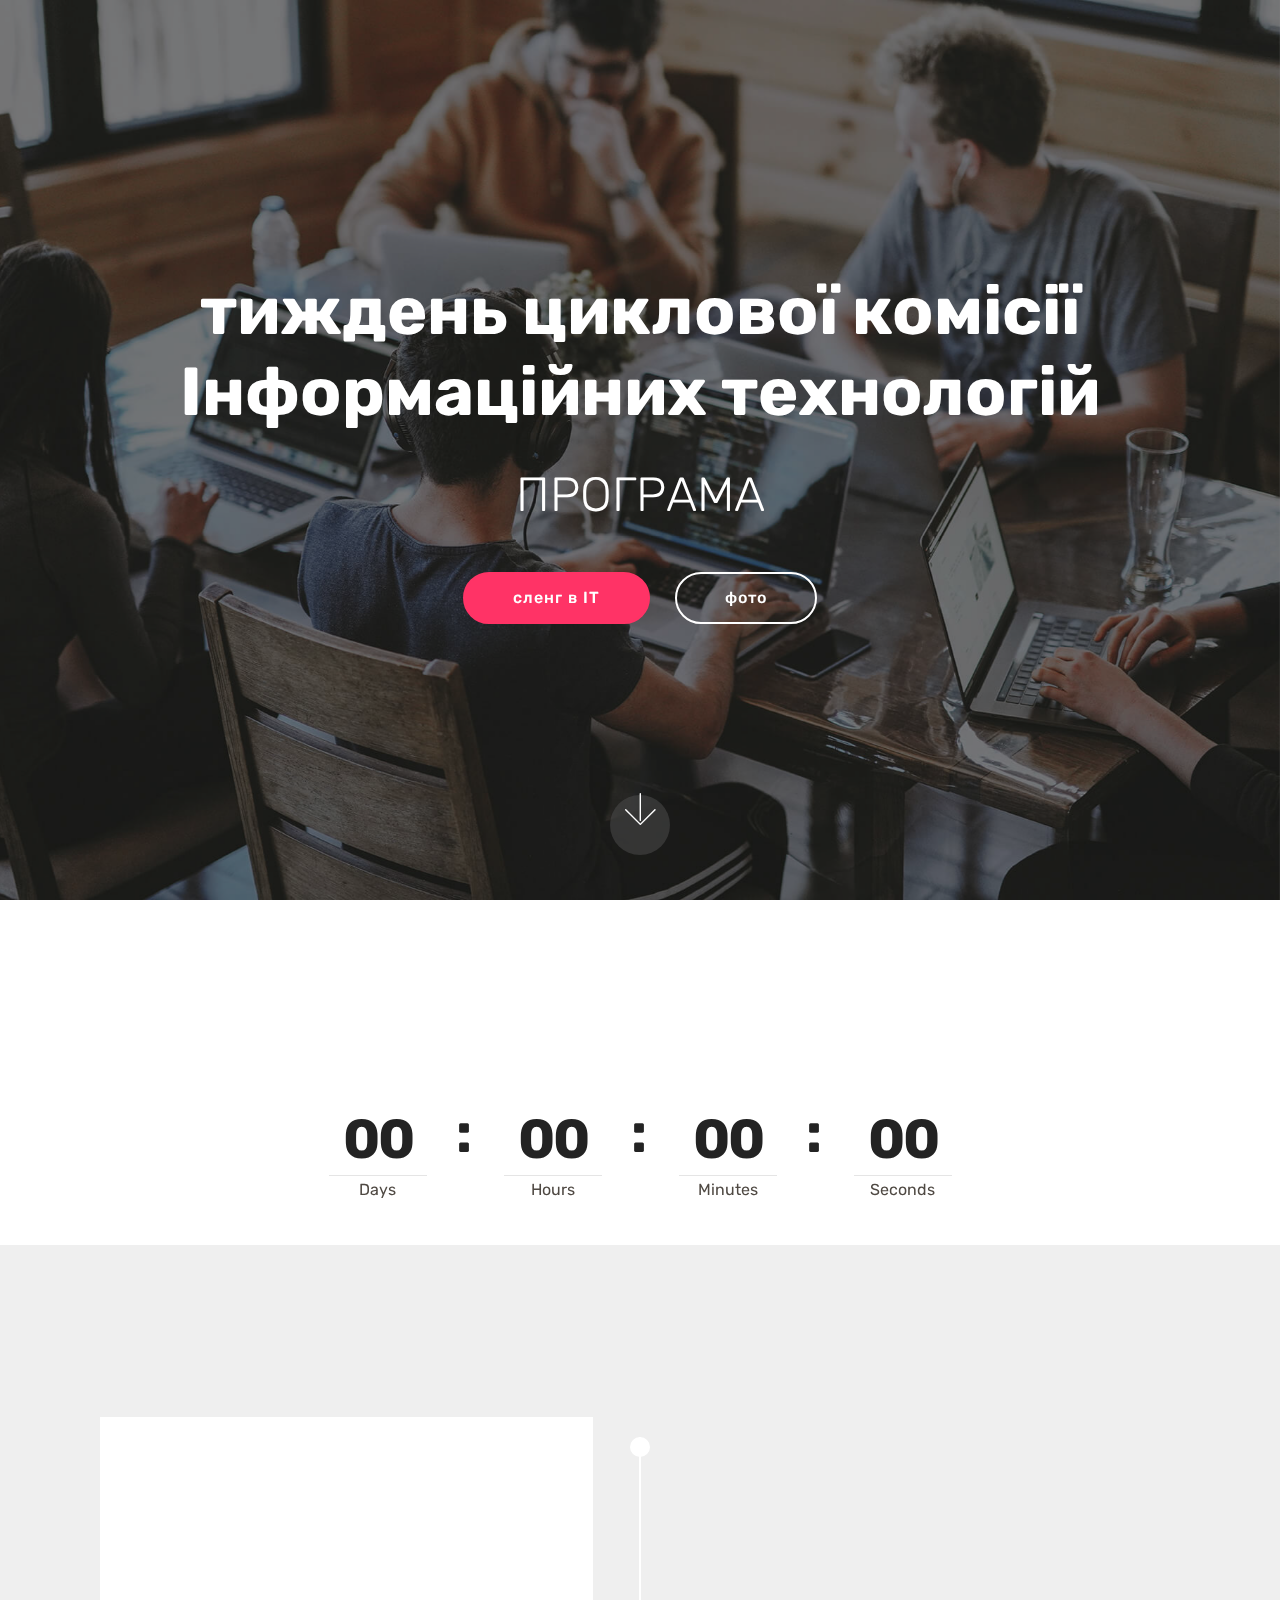
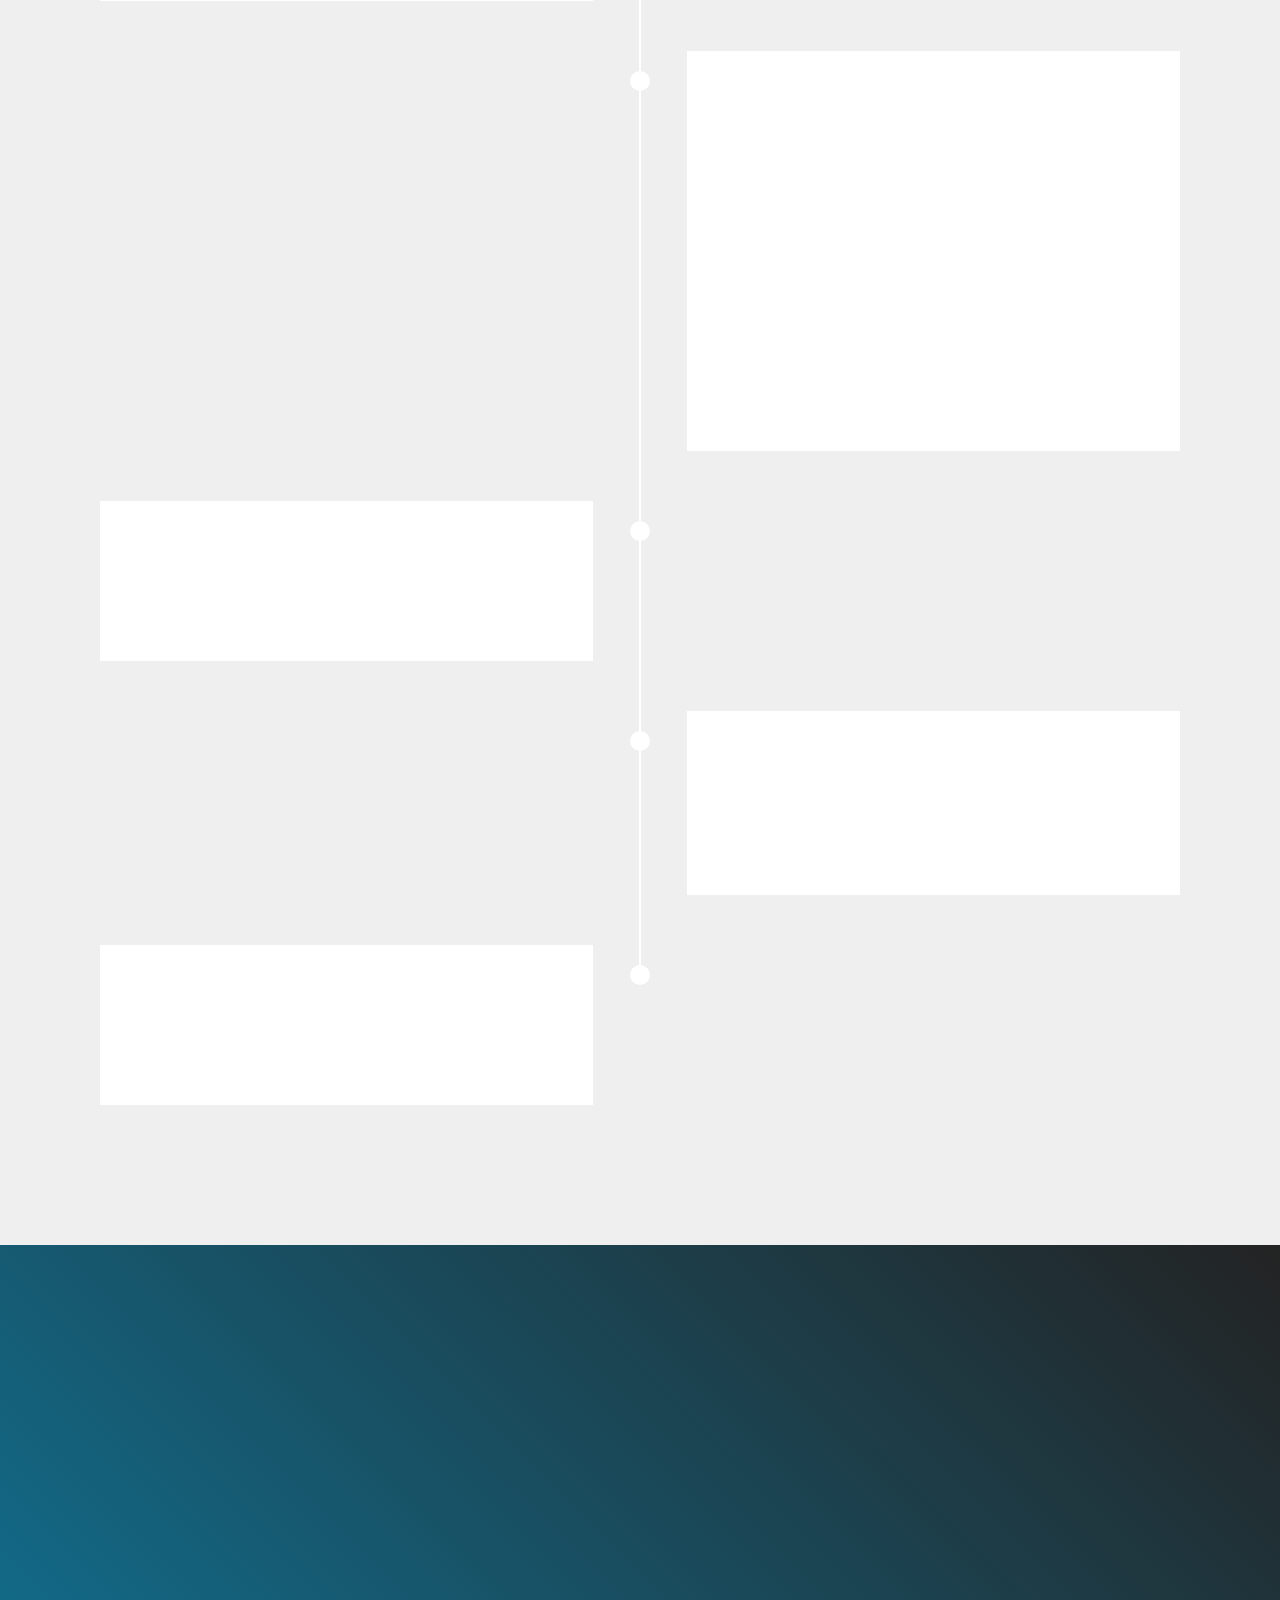
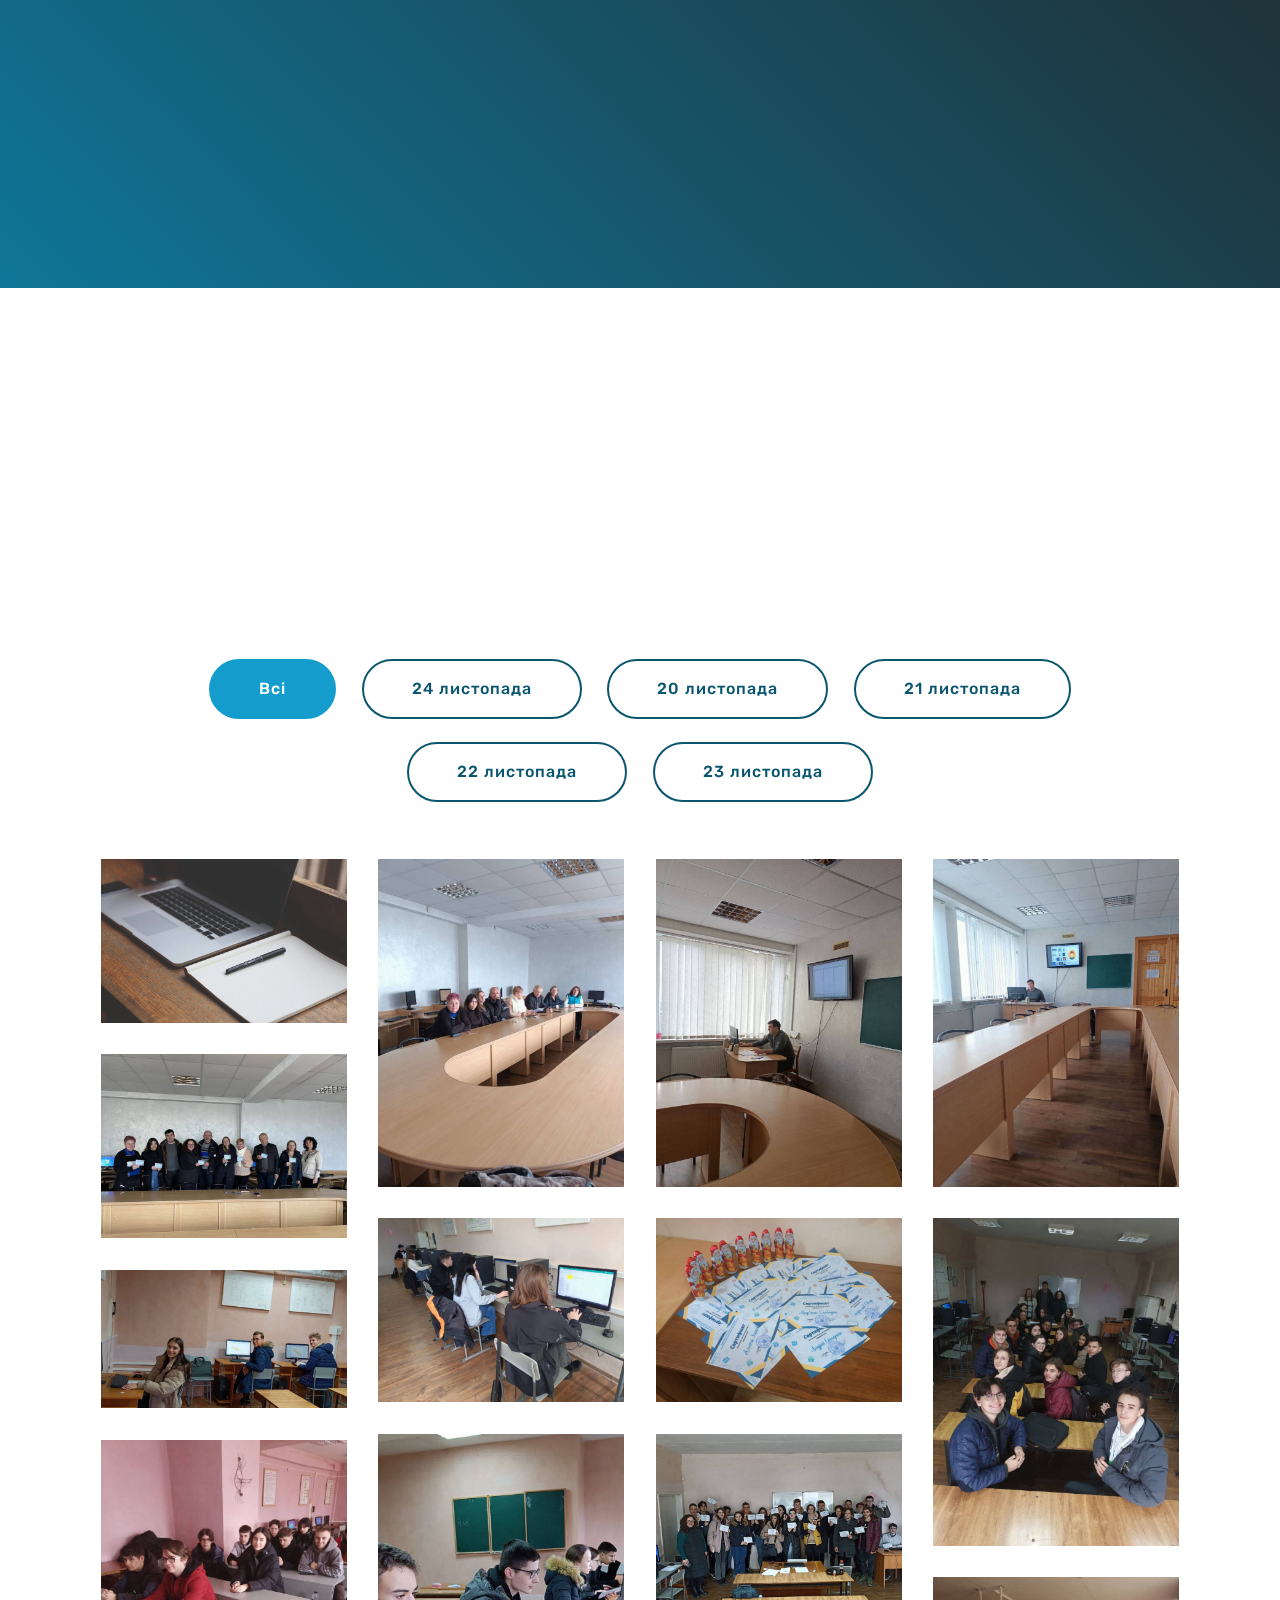
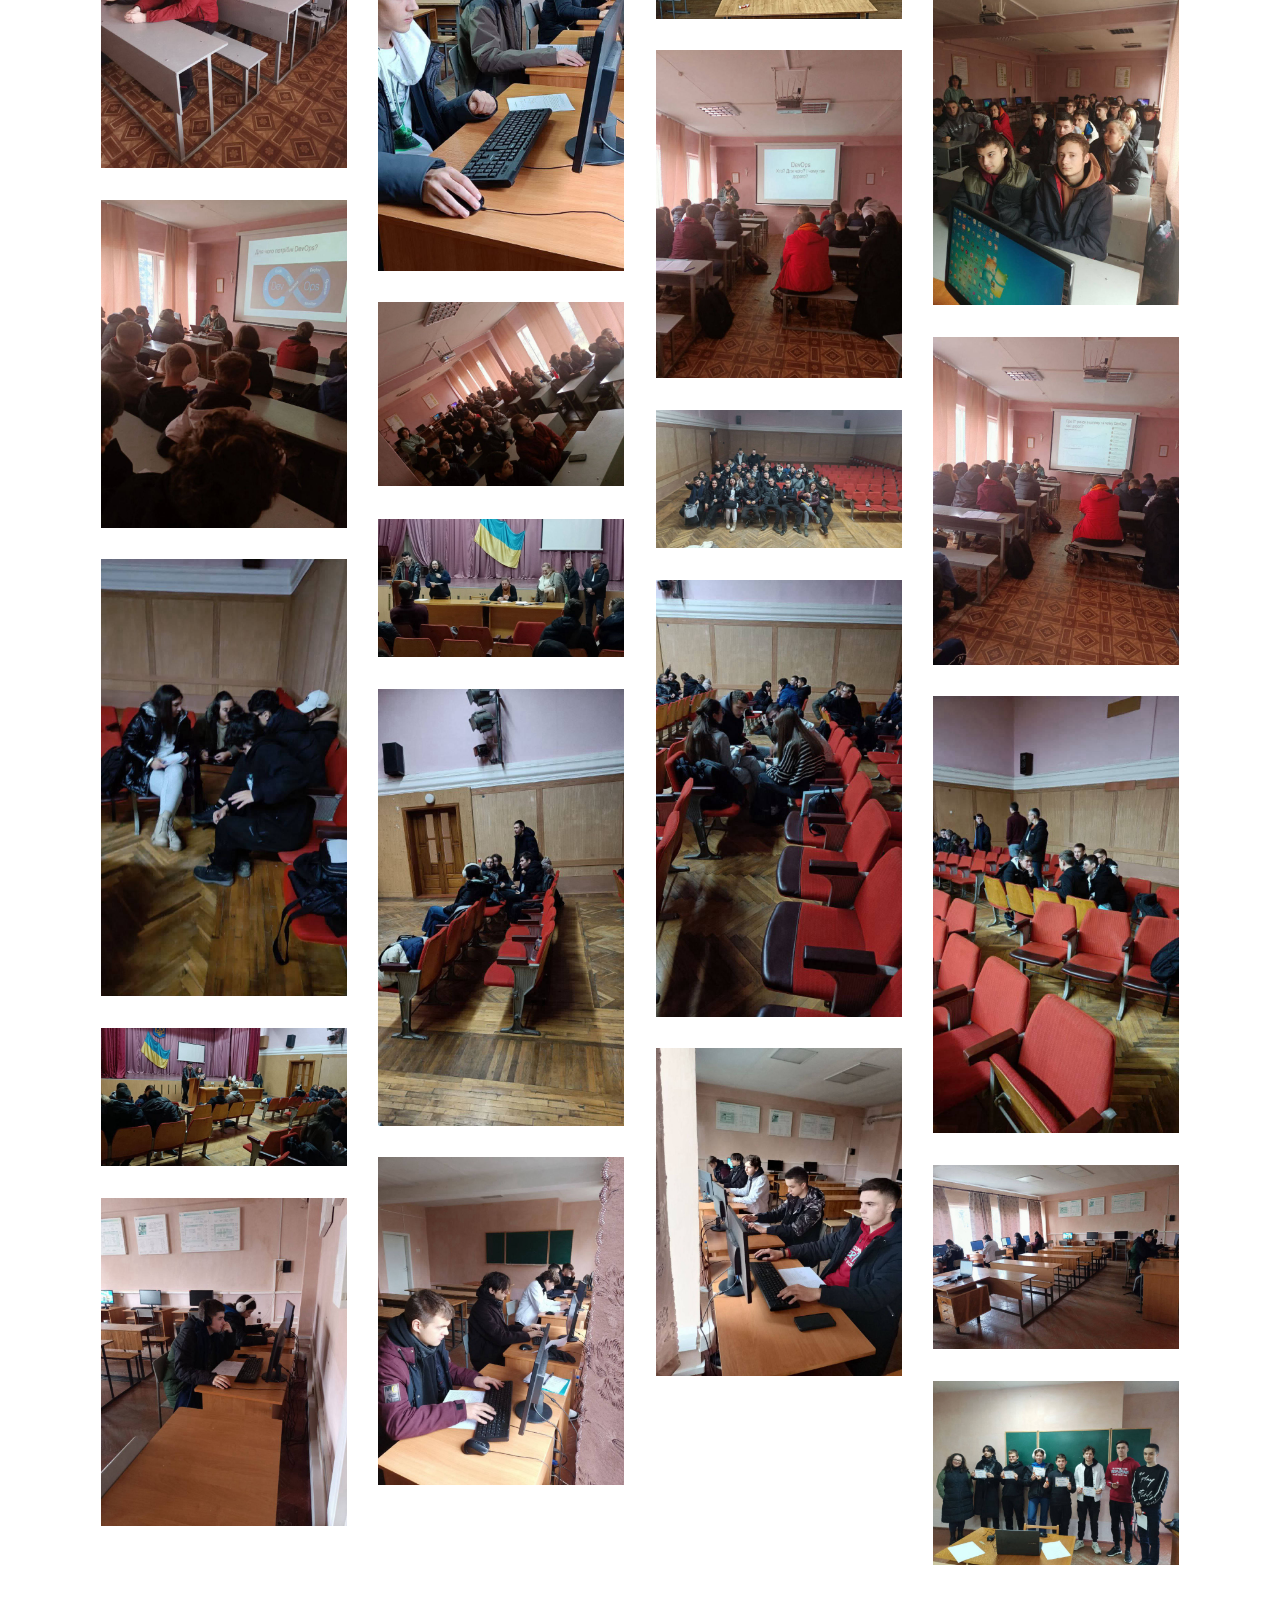
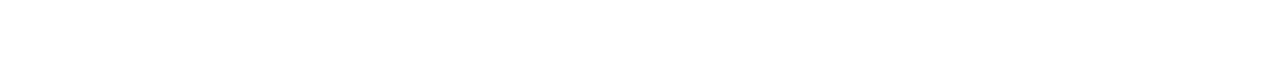
<file: events/index.html>
<!DOCTYPE html>
<html  >
<head>
  <!-- Site made with Mobirise Website Builder v4.11.6, https://mobirise.com -->
  <meta charset="UTF-8">
  <meta http-equiv="X-UA-Compatible" content="IE=edge">
  <meta name="generator" content="Mobirise v4.11.6, mobirise.com">
  <meta name="viewport" content="width=device-width, initial-scale=1, minimum-scale=1">
  <link rel="shortcut icon" href="assets/images/logo-128x128.png" type="image/x-icon">
  <meta name="description" content="Тиждень циклової комісії Інформаційних технологій">
  
  <title>Тиждень циклової комісії Інформаційних технологій</title>
  <link rel="stylesheet" href="assets/web/assets/mobirise-icons/mobirise-icons.css">
  <link rel="stylesheet" href="assets/bootstrap/css/bootstrap.min.css">
  <link rel="stylesheet" href="assets/bootstrap/css/bootstrap-grid.min.css">
  <link rel="stylesheet" href="assets/bootstrap/css/bootstrap-reboot.min.css">
  <link rel="stylesheet" href="assets/animatecss/animate.min.css">
  <link rel="stylesheet" href="assets/tether/tether.min.css">
  <link rel="stylesheet" href="assets/theme/css/style.css">
  <link rel="stylesheet" href="assets/gallery/style.css">
  <link rel="preload" as="style" href="assets/mobirise/css/mbr-additional.css"><link rel="stylesheet" href="assets/mobirise/css/mbr-additional.css" type="text/css">
  
  
  
</head>
<body>
  <section class="cid-tV7jMqMUz7 mbr-fullscreen mbr-parallax-background" id="header2-1">

    

    <div class="mbr-overlay" style="opacity: 0.5; background-color: rgb(35, 35, 35);"></div>

    <div class="container align-center">
        <div class="row justify-content-md-center">
            <div class="mbr-white col-md-10">
                <h1 class="mbr-section-title mbr-bold pb-3 mbr-fonts-style display-1">тиждень циклової комісії Інформаційних технологій</h1>
                
                <p class="mbr-text pb-3 mbr-fonts-style display-2">
                    ПРОГРАМА</p>
                <div class="mbr-section-btn"><a class="btn btn-md btn-secondary display-4" href="index.html#header7-5">сленг в ІТ</a>
                    <a class="btn btn-md btn-white-outline display-4" href="index.html#gallery2-7">фото</a></div>
            </div>
        </div>
    </div>
    <div class="mbr-arrow hidden-sm-down" aria-hidden="true">
        <a href="#next">
            <i class="mbri-down mbr-iconfont"></i>
        </a>
    </div>
</section>

<section class="engine"><a href="https://mobirise.info/d">site maker</a></section><section class="countdown1 cid-tV7qngDzem" id="countdown1-3">
    
    
    
    <div class="container ">
        <h2 class="mbr-section-title pb-3 align-center mbr-fonts-style display-2">ми стартували</h2>
        <h3 class="mbr-section-subtitle align-center mbr-fonts-style display-5">
            до фінішу залишилось...</h3>
        
    </div>
    <div class="container countdown-cont align-center">
        <div class="daysCountdown" title="Days"></div>
        <div class="hoursCountdown" title="Hours"></div> 
        <div class="minutesCountdown" title="Minutes"></div> 
        <div class="secondsCountdown" title="Seconds"></div>
        <div class="countdown pt-5 mt-2" data-due-date="2023/11/25"> 
        </div>
    </div>
</section>

<section class="timeline1 cid-tV7kG46wrX" id="timeline1-2">

    

    

    <div class="container align-center">
        <h2 class="mbr-section-title pb-3 mbr-fonts-style display-2">
            WELCOME</h2>
        

        <div class="container timelines-container" mbri-timelines="">
            <!--1-->
            <div class="row timeline-element reverse separline">
                 <div class="timeline-date-panel col-xs-12 col-md-6  align-left">         
                    <div class="time-line-date-content">
                        <p class="mbr-timeline-date mbr-fonts-style display-5">
                            20 листопада  
                        </p>
                    </div>
                </div>
           <span class="iconBackground"></span>
            <div class="col-xs-12 col-md-6 align-right">
                <div class="timeline-text-content">
                    <h4 class="mbr-timeline-title pb-3 mbr-fonts-style display-5">майстер-клас</h4>
                    <p class="mbr-timeline-text mbr-fonts-style display-7">
                        «Оформлення документації» для викладачів.<br>Початок о <strong>14:10</strong> в авдиторії <strong>320</strong>.<br><br></p>
                 </div>
            </div>
            </div>
            <!--2-->
            <div class="row timeline-element  separline">
                <div class="timeline-date-panel col-xs-12 col-md-6 align-right">
                    <div class="time-line-date-content">
                        <p class="mbr-timeline-date mbr-fonts-style display-5">
                            21 листопада  
                        </p>
                    </div>
                </div>
                <span class="iconBackground"></span>
                <div class="col-xs-12 col-md-6 align-left ">
                    <div class="timeline-text-content">
                        <h4 class="mbr-timeline-title pb-3 mbr-fonts-style display-5">олімпіада з інформатики</h4>
                        <p class="mbr-timeline-text mbr-fonts-style display-5">
                            для 1-2 курсів.<br>Початок о <strong>09:00</strong> в авдиторіях <strong>4, 7</strong> комп’ютерного центру<br><br><strong>зустріч</strong><br>з systems engieer спеціалістом EPAM Юрієм Федейком<br>Початок о <strong>13:30</strong> в авдиторії <strong>101</strong><br></p>
                    </div>
                </div>
            </div>
            <!--3-->
            <div class="row timeline-element reverse separline">
                <div class="timeline-date-panel col-xs-12 col-md-6  align-left">
                    <div class="time-line-date-content">
                        <p class="mbr-timeline-date mbr-fonts-style display-5">
                            22 листопада</p>
                    </div>
                </div>
                <span class="iconBackground"></span>
                <div class="col-xs-12 col-md-6 align-right">
                    <div class="timeline-text-content">
                        <h4 class="mbr-timeline-title pb-3 mbr-fonts-style display-5">інтелектуальна гра</h4>      
                        <p class="mbr-timeline-text mbr-fonts-style display-7">
                            для 1 курсу<br>Початок о <strong>12:30</strong> в <strong>актовій залі</strong><br>
                        </p>
                    </div>
                </div>
            </div>
            <!--4-->
            <div class="row timeline-element  separline">
                <div class="timeline-date-panel col-xs-12 col-md-6 align-right">
                    <div class="time-line-date-content">
                        <p class="mbr-timeline-date mbr-fonts-style display-5">
                            23 листопада</p>
                    </div>
                </div>
                <span class="iconBackground"></span>
                <div class="col-xs-12 col-md-6 align-left ">
                    <div class="timeline-text-content">
                        <h4 class="mbr-timeline-title pb-3 mbr-fonts-style display-5">конкурс з програмування</h4>
                        <p class="mbr-timeline-text mbr-fonts-style display-7">
                            мовою Python для 3 курсу<br>Початок о <strong>14:10</strong> в авдиторіях <strong>3, 4</strong> комп’ютерного центру<br>
                        </p>
                    </div>
                </div>
            </div>
            <!--5-->
            <div class="row timeline-element reverse">
                <div class="timeline-date-panel col-xs-12 col-md-6  align-left">
                    <div class="time-line-date-content">
                        <p class="mbr-timeline-date mbr-fonts-style display-5">
                            24 листопада
                        </p>
                    </div>
                </div>
                <span class="iconBackground"></span>
                <div class="col-xs-12 col-md-6 align-right">
                    <div class="timeline-text-content">
                        <h4 class="mbr-timeline-title pb-3 mbr-fonts-style display-5">Урочисте нагородження переможців</h4>
                        <p class="mbr-timeline-text mbr-fonts-style display-7">підбиваємо підсумки</p>
                    </div>
                </div>
            </div>
            <!--6-->
            
            <!--7-->
            
            <!--8-->
            
            <!--9-->
            
            <!--10-->
            
            <!--11-->
            
            <!--12-->
            
        </div>
    </div>
</section>

<section class="header7 cid-tV7soJrT7w" id="header7-5">

    

    

    <div class="container">
        <div class="media-container-row">

            <div class="media-content align-right">
                <h1 class="mbr-section-title mbr-white pb-3 mbr-fonts-style display-1">
                    Сленг в ІТ</h1>
                <div class="mbr-section-text mbr-white pb-3">
                    <p class="mbr-text mbr-fonts-style display-5">підготували студенти групи ПІ-19-01<br>2023 року випуску</p>
                </div>
                
            </div>

            <div class="mbr-figure" style="width: 150%;"><iframe class="mbr-embedded-video" src="https://www.youtube.com/embed/KTnZNR9DzdY?rel=0&amp;amp;showinfo=0&amp;autoplay=0&amp;loop=0" width="800" height="600" frameborder="0" allowfullscreen></iframe></div>

        </div>
    </div>
</section>

<section class="mbr-section content4 cid-tWrgMwtWsT" id="content4-8">

    

    <div class="container">
        <div class="media-container-row">
            <div class="title col-12 col-md-8">
                <h2 class="align-center pb-3 mbr-fonts-style display-2">
                    Перевір свої знання</h2>
                <h3 class="mbr-section-subtitle align-center mbr-light mbr-fonts-style display-5"><p>
                    <a href="https://app.wizer.me/learn/GYBUOO" target="_blank">Тест 1</a>&nbsp; &nbsp; <a href="https://app.wizer.me/learn/Z5M3IH">Тест 2</a><br></p></h3>
                
            </div>
        </div>
    </div>
</section>

<section class="mbr-gallery mbr-slider-carousel cid-tVRFWSs5n1" id="gallery2-7">

    

    <div class="container">
        <div><!-- Filter --><div class="mbr-gallery-filter container gallery-filter-active"><ul buttons="0"><li class="mbr-gallery-filter-all"><a class="btn btn-md btn-primary-outline active display-7" href="">Всі</a></li></ul></div><!-- Gallery --><div class="mbr-gallery-row"><div class="mbr-gallery-layout-default"><div><div><div class="mbr-gallery-item mbr-gallery-item--p2" data-video-url="false" data-tags="24 листопада"><div href="#lb-gallery2-7" data-slide-to="0" data-toggle="modal"><img src="assets/images/mbr-1920x1280-800x533.jpg" alt="" title=""><span class="icon-focus"></span></div></div><div class="mbr-gallery-item mbr-gallery-item--p2" data-video-url="false" data-tags="20 листопада"><div href="#lb-gallery2-7" data-slide-to="1" data-toggle="modal"><img src="assets/images/photo-2023-11-22-09-55-27-960x1280-800x1067.jpg" alt="" title=""><span class="icon-focus"></span></div></div><div class="mbr-gallery-item mbr-gallery-item--p2" data-video-url="false" data-tags="20 листопада"><div href="#lb-gallery2-7" data-slide-to="2" data-toggle="modal"><img src="assets/images/photo-2023-11-22-09-55-45-960x1280-800x1067.jpg" alt="" title=""><span class="icon-focus"></span></div></div><div class="mbr-gallery-item mbr-gallery-item--p2" data-video-url="false" data-tags="20 листопада"><div href="#lb-gallery2-7" data-slide-to="3" data-toggle="modal"><img src="assets/images/photo-2023-11-22-09-55-49-960x1280-800x1067.jpg" alt="" title=""><span class="icon-focus"></span></div></div><div class="mbr-gallery-item mbr-gallery-item--p2" data-video-url="false" data-tags="20 листопада"><div href="#lb-gallery2-7" data-slide-to="4" data-toggle="modal"><img src="assets/images/photo-2023-11-22-09-55-53-1280x960-800x600.jpg" alt="" title=""><span class="icon-focus"></span></div></div><div class="mbr-gallery-item mbr-gallery-item--p2" data-video-url="false" data-tags="21 листопада"><div href="#lb-gallery2-7" data-slide-to="5" data-toggle="modal"><img src="assets/images/photo-2023-11-22-09-57-6-1280x960-800x600.jpg" alt="" title=""><span class="icon-focus"></span></div></div><div class="mbr-gallery-item mbr-gallery-item--p2" data-video-url="false" data-tags="21 листопада"><div href="#lb-gallery2-7" data-slide-to="6" data-toggle="modal"><img src="assets/images/photo-2023-11-22-09-57-9-1280x960-800x600.jpg" alt="" title=""><span class="icon-focus"></span></div></div><div class="mbr-gallery-item mbr-gallery-item--p2" data-video-url="false" data-tags="21 листопада"><div href="#lb-gallery2-7" data-slide-to="7" data-toggle="modal"><img src="assets/images/photo-2023-11-22-09-57-11-960x1280-800x1067.jpg" alt="" title=""><span class="icon-focus"></span></div></div><div class="mbr-gallery-item mbr-gallery-item--p2" data-video-url="false" data-tags="21 листопада"><div href="#lb-gallery2-7" data-slide-to="8" data-toggle="modal"><img src="assets/images/photo-2023-11-22-09-57-14-1280x720-800x450.jpg" alt="" title=""><span class="icon-focus"></span></div></div><div class="mbr-gallery-item mbr-gallery-item--p2" data-video-url="false" data-tags="21 листопада"><div href="#lb-gallery2-7" data-slide-to="9" data-toggle="modal"><img src="assets/images/photo-2023-11-22-09-57-16-720x1280-720x1280.jpg" alt="" title=""><span class="icon-focus"></span></div></div><div class="mbr-gallery-item mbr-gallery-item--p2" data-video-url="false" data-tags="21 листопада"><div href="#lb-gallery2-7" data-slide-to="10" data-toggle="modal"><img src="assets/images/photo-2023-11-22-09-57-19-1280x961-800x601.jpg" alt="" title=""><span class="icon-focus"></span></div></div><div class="mbr-gallery-item mbr-gallery-item--p2" data-video-url="false" data-tags="21 листопада"><div href="#lb-gallery2-7" data-slide-to="11" data-toggle="modal"><img src="assets/images/photo-2023-11-22-09-57-22-960x1280-800x1067.jpg" alt="" title=""><span class="icon-focus"></span></div></div><div class="mbr-gallery-item mbr-gallery-item--p2" data-video-url="false" data-tags="21 листопада"><div href="#lb-gallery2-7" data-slide-to="12" data-toggle="modal"><img src="assets/images/photo-2023-11-22-09-57-25-960x1280-800x1067.jpg" alt="" title=""><span class="icon-focus"></span></div></div><div class="mbr-gallery-item mbr-gallery-item--p2" data-video-url="false" data-tags="21 листопада"><div href="#lb-gallery2-7" data-slide-to="13" data-toggle="modal"><img src="assets/images/photo-2023-11-22-09-57-28-960x1280-800x1067.jpg" alt="" title=""><span class="icon-focus"></span></div></div><div class="mbr-gallery-item mbr-gallery-item--p2" data-video-url="false" data-tags="21 листопада"><div href="#lb-gallery2-7" data-slide-to="14" data-toggle="modal"><img src="assets/images/photo-2023-11-22-09-57-30-960x1280-800x1067.jpg" alt="" title=""><span class="icon-focus"></span></div></div><div class="mbr-gallery-item mbr-gallery-item--p2" data-video-url="false" data-tags="21 листопада"><div href="#lb-gallery2-7" data-slide-to="15" data-toggle="modal"><img src="assets/images/photo-2023-11-22-09-57-33-1280x960-800x600.jpg" alt="" title=""><span class="icon-focus"></span></div></div><div class="mbr-gallery-item mbr-gallery-item--p2" data-video-url="false" data-tags="21 листопада"><div href="#lb-gallery2-7" data-slide-to="16" data-toggle="modal"><img src="assets/images/photo-2023-11-22-09-57-36-960x1280-800x1067.jpg" alt="" title=""><span class="icon-focus"></span></div></div><div class="mbr-gallery-item mbr-gallery-item--p2" data-video-url="false" data-tags="22 листопада"><div href="#lb-gallery2-7" data-slide-to="17" data-toggle="modal"><img src="assets/images/photo-2023-11-23-15-08-18-1280x720-800x450.jpg" alt="" title=""><span class="icon-focus"></span></div></div><div class="mbr-gallery-item mbr-gallery-item--p2" data-video-url="false" data-tags="22 листопада"><div href="#lb-gallery2-7" data-slide-to="18" data-toggle="modal"><img src="assets/images/photo-2023-11-23-15-08-22-1280x720-800x450.jpg" alt="" title=""><span class="icon-focus"></span></div></div><div class="mbr-gallery-item mbr-gallery-item--p2" data-video-url="false" data-tags="22 листопада"><div href="#lb-gallery2-7" data-slide-to="19" data-toggle="modal"><img src="assets/images/photo-2023-11-23-15-08-26-720x1280-720x1280.jpg" alt="" title=""><span class="icon-focus"></span></div></div><div class="mbr-gallery-item mbr-gallery-item--p2" data-video-url="false" data-tags="22 листопада"><div href="#lb-gallery2-7" data-slide-to="20" data-toggle="modal"><img src="assets/images/photo-2023-11-23-15-08-29-720x1280-720x1280.jpg" alt="" title=""><span class="icon-focus"></span></div></div><div class="mbr-gallery-item mbr-gallery-item--p2" data-video-url="false" data-tags="22 листопада"><div href="#lb-gallery2-7" data-slide-to="21" data-toggle="modal"><img src="assets/images/photo-2023-11-23-15-08-32-720x1280-720x1280.jpg" alt="" title=""><span class="icon-focus"></span></div></div><div class="mbr-gallery-item mbr-gallery-item--p2" data-video-url="false" data-tags="22 листопада"><div href="#lb-gallery2-7" data-slide-to="22" data-toggle="modal"><img src="assets/images/photo-2023-11-23-15-08-49-720x1280-720x1280.jpg" alt="" title=""><span class="icon-focus"></span></div></div><div class="mbr-gallery-item mbr-gallery-item--p2" data-video-url="false" data-tags="22 листопада"><div href="#lb-gallery2-7" data-slide-to="23" data-toggle="modal"><img src="assets/images/photo-2023-11-23-15-08-57-1280x720-800x450.jpg" alt="" title=""><span class="icon-focus"></span></div></div><div class="mbr-gallery-item mbr-gallery-item--p2" data-video-url="false" data-tags="23 листопада"><div href="#lb-gallery2-7" data-slide-to="24" data-toggle="modal"><img src="assets/images/photo-2023-11-23-15-12-1-960x1280-800x1067.jpg" alt="" title=""><span class="icon-focus"></span></div></div><div class="mbr-gallery-item mbr-gallery-item--p2" data-video-url="false" data-tags="23 листопада"><div href="#lb-gallery2-7" data-slide-to="25" data-toggle="modal"><img src="assets/images/photo-2023-11-23-15-12-4-960x1280-800x1067.jpg" alt="" title=""><span class="icon-focus"></span></div></div><div class="mbr-gallery-item mbr-gallery-item--p2" data-video-url="false" data-tags="23 листопада"><div href="#lb-gallery2-7" data-slide-to="26" data-toggle="modal"><img src="assets/images/photo-2023-11-23-15-12-9-1280x960-800x600.jpg" alt="" title=""><span class="icon-focus"></span></div></div><div class="mbr-gallery-item mbr-gallery-item--p2" data-video-url="false" data-tags="23 листопада"><div href="#lb-gallery2-7" data-slide-to="27" data-toggle="modal"><img src="assets/images/photo-2023-11-23-15-12-13-960x1280-800x1067.jpg" alt="" title=""><span class="icon-focus"></span></div></div><div class="mbr-gallery-item mbr-gallery-item--p2" data-video-url="false" data-tags="23 листопада"><div href="#lb-gallery2-7" data-slide-to="28" data-toggle="modal"><img src="assets/images/photo-2023-11-23-15-12-24-1280x960-800x600.jpg" alt="" title=""><span class="icon-focus"></span></div></div></div></div><div class="clearfix"></div></div></div><!-- Lightbox --><div data-app-prevent-settings="" class="mbr-slider modal fade carousel slide" tabindex="-1" data-keyboard="true" data-interval="false" id="lb-gallery2-7"><div class="modal-dialog"><div class="modal-content"><div class="modal-body"><div class="carousel-inner"><div class="carousel-item"><img src="assets/images/mbr-1920x1280.jpg" alt="" title=""></div><div class="carousel-item"><img src="assets/images/photo-2023-11-22-09-55-27-960x1280.jpg" alt="" title=""></div><div class="carousel-item"><img src="assets/images/photo-2023-11-22-09-55-45-960x1280.jpg" alt="" title=""></div><div class="carousel-item"><img src="assets/images/photo-2023-11-22-09-55-49-960x1280.jpg" alt="" title=""></div><div class="carousel-item"><img src="assets/images/photo-2023-11-22-09-55-53-1280x960.jpg" alt="" title=""></div><div class="carousel-item"><img src="assets/images/photo-2023-11-22-09-57-6-1280x960.jpg" alt="" title=""></div><div class="carousel-item"><img src="assets/images/photo-2023-11-22-09-57-9-1280x960.jpg" alt="" title=""></div><div class="carousel-item"><img src="assets/images/photo-2023-11-22-09-57-11-960x1280.jpg" alt="" title=""></div><div class="carousel-item"><img src="assets/images/photo-2023-11-22-09-57-14-1280x720.jpg" alt="" title=""></div><div class="carousel-item"><img src="assets/images/photo-2023-11-22-09-57-16-720x1280.jpg" alt="" title=""></div><div class="carousel-item"><img src="assets/images/photo-2023-11-22-09-57-19-1280x961.jpg" alt="" title=""></div><div class="carousel-item"><img src="assets/images/photo-2023-11-22-09-57-22-960x1280.jpg" alt="" title=""></div><div class="carousel-item"><img src="assets/images/photo-2023-11-22-09-57-25-960x1280.jpg" alt="" title=""></div><div class="carousel-item"><img src="assets/images/photo-2023-11-22-09-57-28-960x1280.jpg" alt="" title=""></div><div class="carousel-item"><img src="assets/images/photo-2023-11-22-09-57-30-960x1280.jpg" alt="" title=""></div><div class="carousel-item"><img src="assets/images/photo-2023-11-22-09-57-33-1280x960.jpg" alt="" title=""></div><div class="carousel-item"><img src="assets/images/photo-2023-11-22-09-57-36-960x1280.jpg" alt="" title=""></div><div class="carousel-item"><img src="assets/images/photo-2023-11-23-15-08-18-1280x720.jpg" alt="" title=""></div><div class="carousel-item"><img src="assets/images/photo-2023-11-23-15-08-22-1280x720.jpg" alt="" title=""></div><div class="carousel-item"><img src="assets/images/photo-2023-11-23-15-08-26-720x1280.jpg" alt="" title=""></div><div class="carousel-item"><img src="assets/images/photo-2023-11-23-15-08-29-720x1280.jpg" alt="" title=""></div><div class="carousel-item"><img src="assets/images/photo-2023-11-23-15-08-32-720x1280.jpg" alt="" title=""></div><div class="carousel-item"><img src="assets/images/photo-2023-11-23-15-08-49-720x1280.jpg" alt="" title=""></div><div class="carousel-item"><img src="assets/images/photo-2023-11-23-15-08-57-1280x720.jpg" alt="" title=""></div><div class="carousel-item"><img src="assets/images/photo-2023-11-23-15-12-1-960x1280.jpg" alt="" title=""></div><div class="carousel-item"><img src="assets/images/photo-2023-11-23-15-12-4-960x1280.jpg" alt="" title=""></div><div class="carousel-item active"><img src="assets/images/photo-2023-11-23-15-12-9-1280x960.jpg" alt="" title=""></div><div class="carousel-item"><img src="assets/images/photo-2023-11-23-15-12-13-960x1280.jpg" alt="" title=""></div><div class="carousel-item"><img src="assets/images/photo-2023-11-23-15-12-24-1280x960.jpg" alt="" title=""></div></div><a class="carousel-control carousel-control-prev" role="button" data-slide="prev" href="#lb-gallery2-7"><span class="mbri-left mbr-iconfont" aria-hidden="true"></span><span class="sr-only">Previous</span></a><a class="carousel-control carousel-control-next" role="button" data-slide="next" href="#lb-gallery2-7"><span class="mbri-right mbr-iconfont" aria-hidden="true"></span><span class="sr-only">Next</span></a><a class="close" href="#" role="button" data-dismiss="modal"><span class="sr-only">Close</span></a></div></div></div></div></div>
    </div>

</section>


  <script src="assets/web/assets/jquery/jquery.min.js"></script>
  <script src="assets/popper/popper.min.js"></script>
  <script src="assets/bootstrap/js/bootstrap.min.js"></script>
  <script src="assets/countdown/jquery.countdown.min.js"></script>
  <script src="assets/smoothscroll/smooth-scroll.js"></script>
  <script src="assets/parallax/jarallax.min.js"></script>
  <script src="assets/tether/tether.min.js"></script>
  <script src="assets/vimeoplayer/jquery.mb.vimeo_player.js"></script>
  <script src="assets/masonry/masonry.pkgd.min.js"></script>
  <script src="assets/imagesloaded/imagesloaded.pkgd.min.js"></script>
  <script src="assets/bootstrapcarouselswipe/bootstrap-carousel-swipe.js"></script>
  <script src="assets/viewportchecker/jquery.viewportchecker.js"></script>
  <script src="assets/theme/js/script.js"></script>
  <script src="assets/gallery/player.min.js"></script>
  <script src="assets/gallery/script.js"></script>
  <script src="assets/slidervideo/script.js"></script>
  
  
 <div id="scrollToTop" class="scrollToTop mbr-arrow-up"><a style="text-align: center;"><i class="mbr-arrow-up-icon mbr-arrow-up-icon-cm cm-icon cm-icon-smallarrow-up"></i></a></div>
    <input name="animation" type="hidden">
  </body>
</html>
</file>
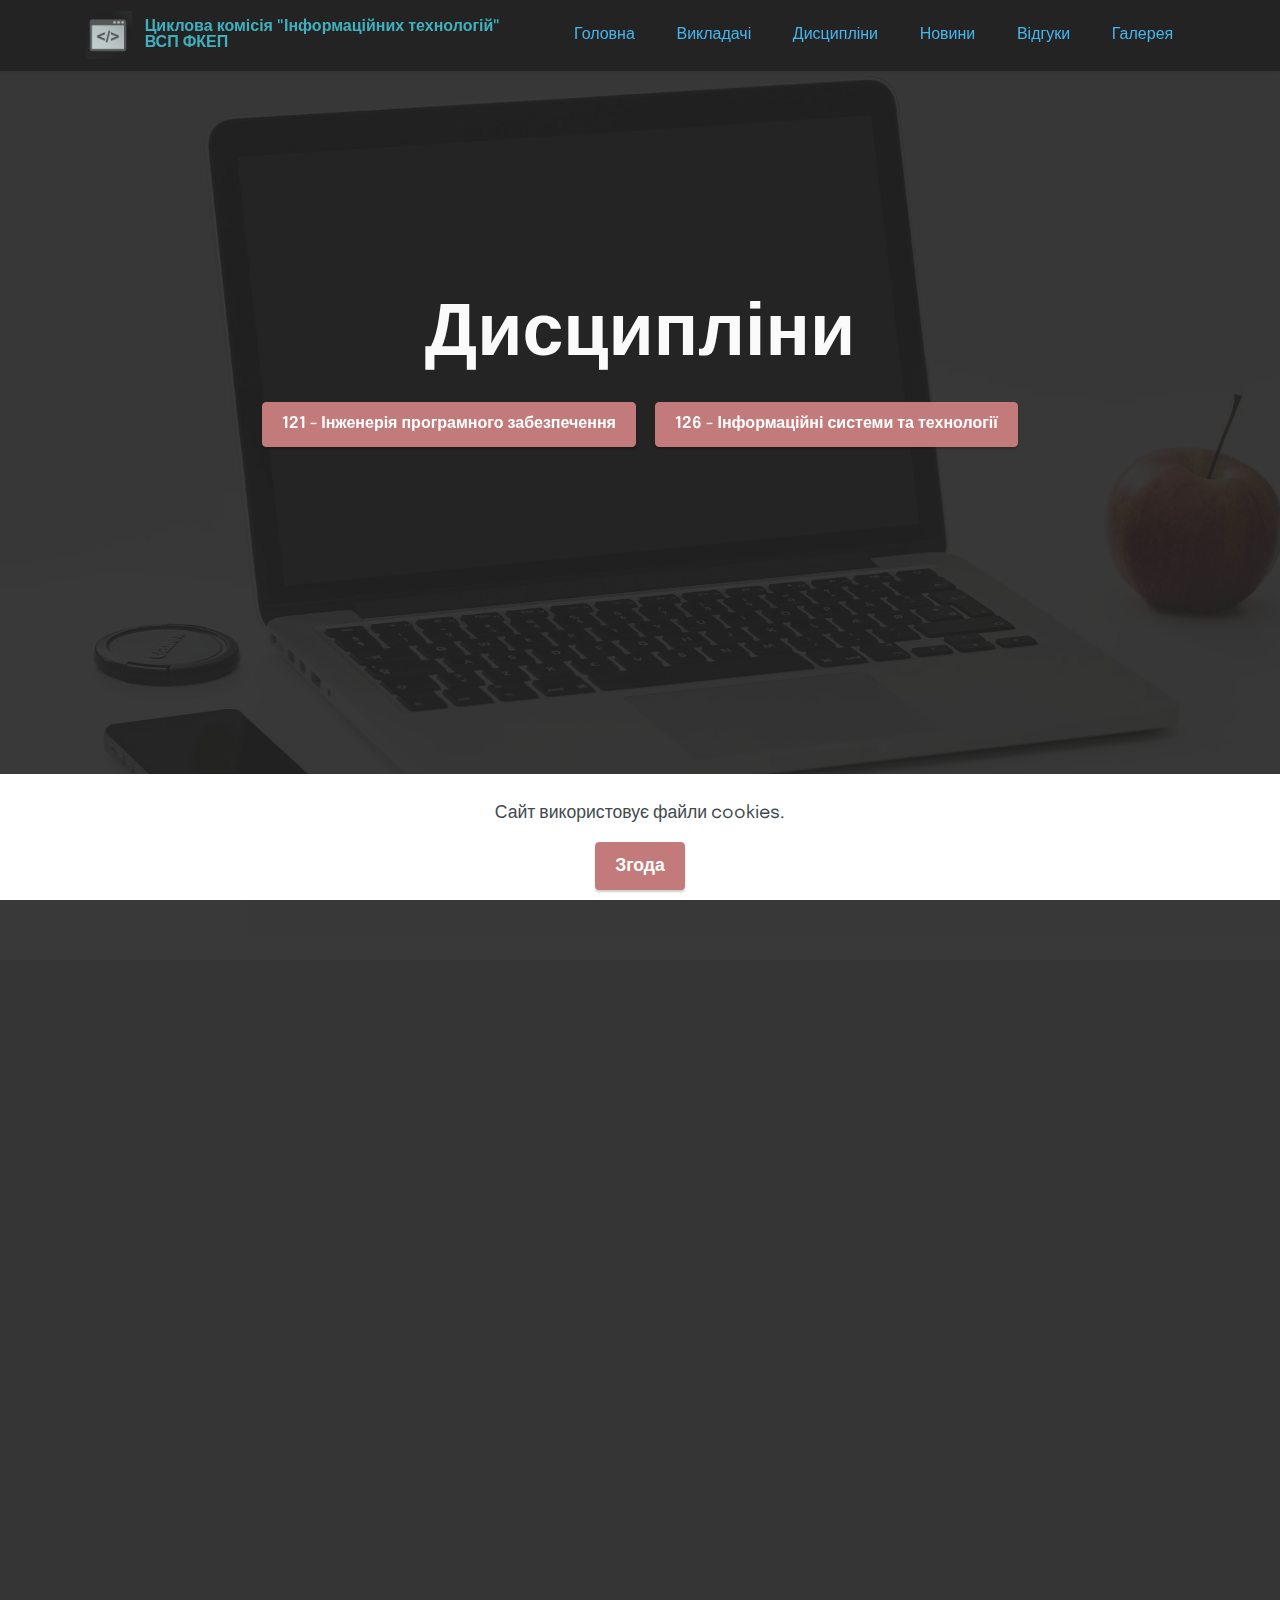
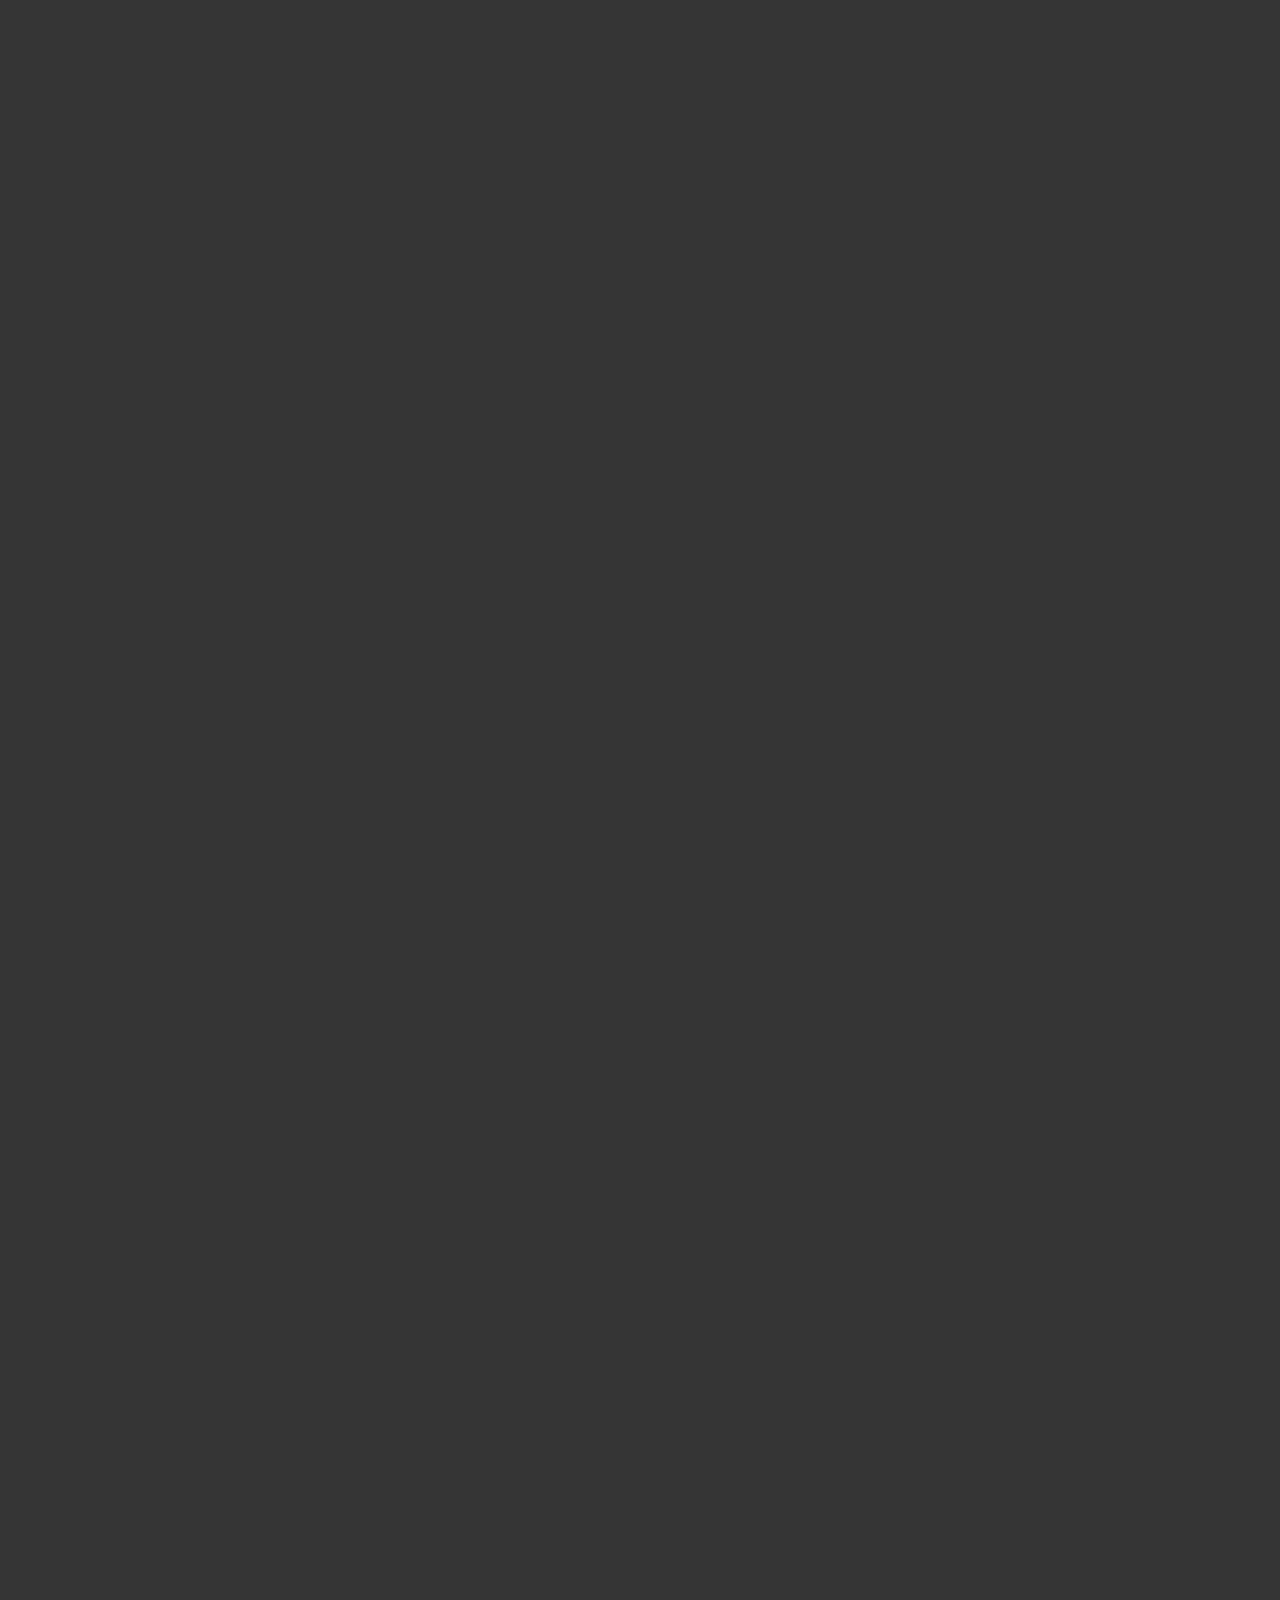
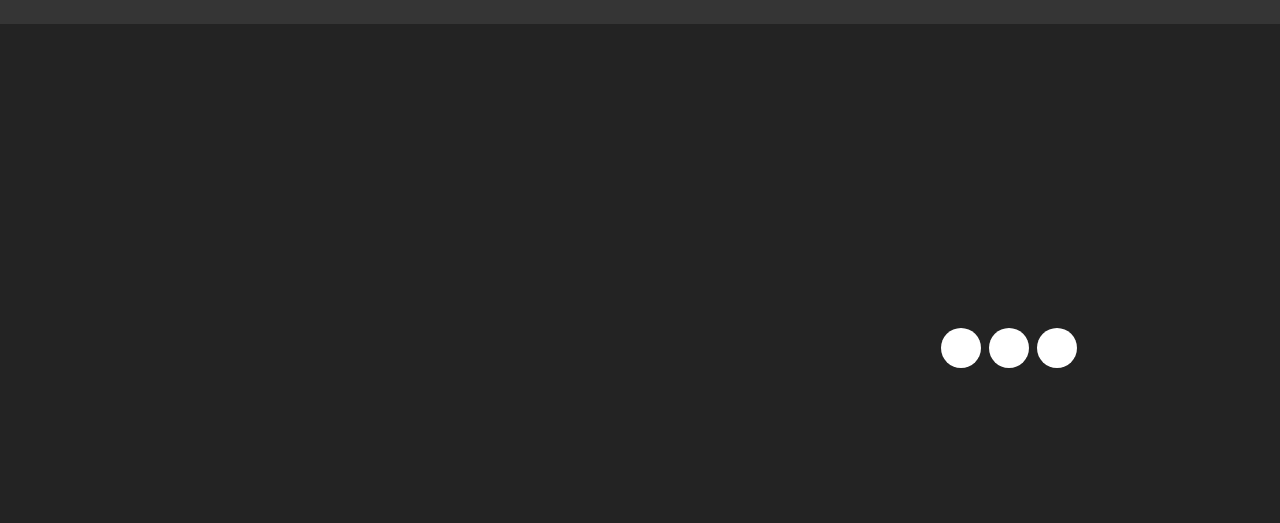
<file: disciplines.html>
<!DOCTYPE html>
<html  >
<head>
  <meta charset="UTF-8">
  <meta http-equiv="X-UA-Compatible" content="IE=edge">
  <meta name="twitter:card" content="summary_large_image"/>
  <meta name="twitter:image:src" content="assets/images/disciplines-meta.png">
  <meta property="og:image" content="assets/images/disciplines-meta.png">
  <meta name="twitter:title" content='Дисципліни | ЦК "Інформаційних технологій"'>
  <meta name="viewport" content="width=device-width, initial-scale=1, minimum-scale=1">
  <link rel="shortcut icon" href="assets/images/mbr-4.png" type="image/x-icon">
  <meta name="description" content="">
  
  
  <title>Дисципліни | ЦК "Інформаційних технологій"</title>
  <link rel="stylesheet" href="assets/web/assets/mobirise-icons2/mobirise2.css">
  <link rel="stylesheet" href="assets/web/assets/mobirise-icons/mobirise-icons.css">
  <link rel="stylesheet" href="assets/bootstrap/css/bootstrap.min.css">
  <link rel="stylesheet" href="assets/bootstrap/css/bootstrap-grid.min.css">
  <link rel="stylesheet" href="assets/bootstrap/css/bootstrap-reboot.min.css">
  <link rel="stylesheet" href="assets/parallax/jarallax.css">
  <link rel="stylesheet" href="assets/animatecss/animate.css">
  <link rel="stylesheet" href="assets/dropdown/css/style.css">
  <link rel="stylesheet" href="assets/socicon/css/styles.css">
  <link rel="stylesheet" href="assets/theme/css/style.css">
  <link rel="preload" href="https://fonts.googleapis.com/css?family=Epilogue:100,200,300,400,500,600,700,800,900,100i,200i,300i,400i,500i,600i,700i,800i,900i&display=swap" as="style" onload="this.onload=null;this.rel='stylesheet'">
  <noscript><link rel="stylesheet" href="https://fonts.googleapis.com/css?family=Epilogue:100,200,300,400,500,600,700,800,900,100i,200i,300i,400i,500i,600i,700i,800i,900i&display=swap"></noscript>
  <link rel="preload" as="style" href="assets/mobirise/css/mbr-additional.css">
  <link rel="stylesheet" href="assets/mobirise/css/mbr-additional.css" type="text/css">

  
  
  
</head>
<body>
  
  <section data-bs-version="5.1" class="menu menu1 cid-udRZEwNYmZ" once="menu" id="menu1-1k">
    

    <nav class="navbar navbar-dropdown navbar-fixed-top navbar-expand-lg">
        <div class="container">
            <div class="navbar-brand">
                <span class="navbar-logo">
                    <a href="index.html">
                        <img src="assets/images/mbr-4.webp" alt="logo" style="height: 3rem;">
                    </a>
                </span>
                <span class="navbar-caption-wrap"><a class="navbar-caption text-success text-primary display-4" href="index.html">Циклова комісія "Інформаційних технологій"<br>ВСП ФКЕП</a></span>
            </div>
            <button class="navbar-toggler" type="button" data-toggle="collapse" data-bs-toggle="collapse" data-target="#navbarSupportedContent" data-bs-target="#navbarSupportedContent" aria-controls="navbarNavAltMarkup" aria-expanded="false" aria-label="Toggle navigation">
                <div class="hamburger">
                    <span></span>
                    <span></span>
                    <span></span>
                    <span></span>
                </div>
            </button>
            <div class="collapse navbar-collapse" id="navbarSupportedContent">
                <ul class="navbar-nav nav-dropdown nav-right" data-app-modern-menu="true"><li class="nav-item"><a class="nav-link link text-info text-primary display-4" href="index.html">Головна</a></li><li class="nav-item"><a class="nav-link link text-info text-primary display-4" href="lecturer.html">
                            Викладачі</a></li>
                    <li class="nav-item"><a class="nav-link link text-info text-primary display-4" href="disciplines.html">Дисципліни</a></li>
                    <li class="nav-item"><a class="nav-link link text-info text-primary display-4" href="news.html">Новини</a>
                    </li><li class="nav-item"><a class="nav-link link text-info text-primary display-4" href="feedbacks.html">Відгуки</a></li><li class="nav-item"><a class="nav-link link text-info text-primary display-4" href="gallery.html">Галерея</a></li></ul>
                
                
            </div>
        </div>
    </nav>
</section>

<section data-bs-version="5.1" class="header19 cid-udRZEx3hHq mbr-fullscreen mbr-parallax-background" id="header19-1l">

    

    <div class="mbr-overlay" style="opacity: 0.9; background-color: rgb(35, 35, 35);">
    </div>

    <div class="container-fluid">
        <div class="media-container">
            <div class="col-md-12 col-lg-10 m-auto align-center">
                <h1 class="mbr-section-title mbr-white mbr-fonts-style mb-3 display-1"><strong>Дисципліни</strong></h1>
                
                <div class="mbr-section-btn align-center"><a class="btn btn-primary display-4" href="disciplines.html#content4-1v">121 - Інженерія програмного забезпечення</a> <a class="btn btn-primary display-4" href="disciplines.html#content4-1z">126 - Інформаційні системи та технології</a></div>

                <div class="row pt-5 justify-content-center">
                    <div class="col-12 col-md-6 col-lg-3">
                        <div class="card-wrapper">
                            <div class="card-box align-center">
                                <span class="mbr-iconfont mobi-mbri-italic mobi-mbri" style="color: rgb(55, 150, 131); fill: rgb(55, 150, 131); font-size: 1px;"></span>
                                <h4 class="card-title align-center mbr-black mbr-fonts-style display-7"><strong></strong></h4>
                            </div>
                        </div>
                    </div>
                    
                    
                    
                </div>
            </div>
        </div>
    </div>
</section>

<section data-bs-version="5.1" class="content4 cid-udS0HvdR7W" id="content4-1v">
    

    
    
    <div class="container">
        <div class="row justify-content-center">
            <div class="title col-md-12 col-lg-10">
                <h3 class="mbr-section-title mbr-fonts-style align-center mb-4 display-2"><strong>121 - Інженерія програмного забезпечення</strong></h3>
                
                
            </div>
        </div>
    </div>
</section>

<section data-bs-version="5.1" class="content9 cid-uekwNbZD8N" id="content9-34">
    

    <div class="container">
        <div class="row justify-content-center">
            <div class="counter-container col-md-12 col-lg-9">
                <h4 class="mbr-section-title mbr-fonts-style mb-4 display-5">Обов'язкові дисципліни</h4>
                <div class="mbr-text mbr-fonts-style display-7">
                    <ol>
                        <li><strong><a href="https://drive.google.com/drive/folders/1jDTLFDvxtkC51XaySp2MKdpuaGfPBlkb?usp=sharing" class="text-primary" target="_blank">Бази даних (частина)</a></strong></li><a href="https://drive.google.com/drive/folders/1jDTLFDvxtkC51XaySp2MKdpuaGfPBlkb?usp=sharing" class="text-primary" target="_blank">
                        </a><li><strong><a href="https://drive.google.com/drive/folders/18HmdGJ9yUhtVggq_a-hWNOTwq9cPh105?usp=sharing" class="text-primary" target="_blank">Бази даних (частина ІІ)</a></strong></li>
                        <li><strong><a href="https://drive.google.com/drive/folders/1X2LNJciJrjoy2_dYLYRq23ub4_otqFl4?usp=sharing" class="text-primary" target="_blank">Конструювання програмного забезпечення</a></strong></li><li><strong><a href="https://drive.google.com/drive/folders/1_VrrgnsXpwJTIpS96UpGzg8yJ6E6pCug?usp=share_link" class="text-primary" target="_blank">Основи програмування Python</a></strong></li><li><strong><a href="https://drive.google.com/drive/folders/1Iy3goZCF093w9wk5F7WVS5nVGuymGk9Z?usp=sharing" class="text-primary" target="_blank">Об'єктно-орієнтоване програмування</a></strong></li><li><strong><a href="https://drive.google.com/drive/folders/1zeKrISv-cvetNrLzUsb03j0KzK0heSaG?usp=sharing" class="text-primary" target="_blank">Основи програмної інженерії</a></strong></li><li><strong><a href="https://drive.google.com/drive/u/1/folders/1IDrXALm5zOYfDeKQ7oZp4RFh-Z244l0y" class="text-primary" target="_blank">Мови програмування для Web</a></strong></li><li><strong><a href="https://drive.google.com/drive/folders/1GJHPB-au465hFOV-LdIFcesch6VWxt1z?usp=sharing" class="text-primary" target="_blank">Основи програмування мовою Java</a></strong></li><li><strong><a href="https://drive.google.com/drive/u/1/folders/1MLZdPomzAqjv0eIlJ5qZx0SIBwMtPgtp" class="text-primary" target="_blank">Програмування в Інтернет</a></strong></li><li><strong><a href="https://drive.google.com/drive/folders/1TkKPMuMVqpBWlBlYoMO-BliycHORTQsg?usp=sharing" class="text-primary" target="_blank">Технології (основи програмування)</a></strong></li>
                    </ol>
                </div>
            </div>
        </div>
    </div>
</section>

<section data-bs-version="5.1" class="content9 cid-uekzCrFfJO" id="content9-36">
    

    <div class="container">
        <div class="row justify-content-center">
            <div class="counter-container col-md-12 col-lg-9">
                <h4 class="mbr-section-title mbr-fonts-style mb-4 display-5">Дисципліни вільного вибору</h4>
                <div class="mbr-text mbr-fonts-style display-7">
                    <ol>
                        <li><strong><a href="https://drive.google.com/drive/folders/1jDTLFDvxtkC51XaySp2MKdpuaGfPBlkb?usp=sharing" class="text-primary" target="_blank">Бази даних (частина)</a></strong></li><a href="https://drive.google.com/drive/folders/1jDTLFDvxtkC51XaySp2MKdpuaGfPBlkb?usp=sharing" class="text-primary" target="_blank">
                        </a><li><strong><a href="https://drive.google.com/drive/folders/18HmdGJ9yUhtVggq_a-hWNOTwq9cPh105?usp=sharing" class="text-primary" target="_blank">Бази даних (частина ІІ)</a></strong></li>
                        <li><strong><a href="https://drive.google.com/drive/folders/1X2LNJciJrjoy2_dYLYRq23ub4_otqFl4?usp=sharing" class="text-primary" target="_blank">Конструювання програмного забезпечення</a></strong></li><li><strong><a href="https://drive.google.com/drive/folders/1_VrrgnsXpwJTIpS96UpGzg8yJ6E6pCug?usp=share_link" class="text-primary" target="_blank">Основи програмування Python</a></strong></li>
                    </ol>
                </div>
            </div>
        </div>
    </div>
</section>

<section data-bs-version="5.1" class="content4 cid-udS6aiQ6ge" id="content4-1z">
    

    
    
    <div class="container">
        <div class="row justify-content-center">
            <div class="title col-md-12 col-lg-10">
                <h3 class="mbr-section-title mbr-fonts-style align-center mb-4 display-2"><strong>126 - Інформаційні системи та технології</strong></h3>
                
                
            </div>
        </div>
    </div>
</section>

<section data-bs-version="5.1" class="content9 cid-uekA2yqiJm" id="content9-37">
    

    <div class="container">
        <div class="row justify-content-center">
            <div class="counter-container col-md-12 col-lg-9">
                <h4 class="mbr-section-title mbr-fonts-style mb-4 display-5">Обов'язкові дисципліни</h4>
                <div class="mbr-text mbr-fonts-style display-7">
                    <ol>
                        <li><strong><a href="https://drive.google.com/drive/folders/1jDTLFDvxtkC51XaySp2MKdpuaGfPBlkb?usp=sharing" class="text-primary" target="_blank">Бази даних (частина)</a></strong></li><a href="https://drive.google.com/drive/folders/1jDTLFDvxtkC51XaySp2MKdpuaGfPBlkb?usp=sharing" class="text-primary" target="_blank">
                        </a><li><strong><a href="https://drive.google.com/drive/folders/18HmdGJ9yUhtVggq_a-hWNOTwq9cPh105?usp=sharing" class="text-primary" target="_blank">Бази даних (частина ІІ)</a></strong></li>
                        <li><strong><a href="https://drive.google.com/drive/folders/1X2LNJciJrjoy2_dYLYRq23ub4_otqFl4?usp=sharing" class="text-primary" target="_blank">Конструювання програмного забезпечення</a></strong></li><li><strong><a href="https://drive.google.com/drive/folders/1_VrrgnsXpwJTIpS96UpGzg8yJ6E6pCug?usp=share_link" class="text-primary" target="_blank">Основи програмування Python</a></strong></li><li><strong><a href="https://drive.google.com/drive/folders/1Iy3goZCF093w9wk5F7WVS5nVGuymGk9Z?usp=sharing" class="text-primary" target="_blank">Об'єктно-орієнтоване програмування</a></strong></li><li><strong><a href="https://drive.google.com/drive/folders/1zeKrISv-cvetNrLzUsb03j0KzK0heSaG?usp=sharing" class="text-primary" target="_blank">Основи програмної інженерії</a></strong></li><li><strong><a href="https://drive.google.com/drive/u/1/folders/1IDrXALm5zOYfDeKQ7oZp4RFh-Z244l0y" class="text-primary" target="_blank">Мови програмування для Web</a></strong></li><li><strong><a href="https://drive.google.com/drive/folders/1GJHPB-au465hFOV-LdIFcesch6VWxt1z?usp=sharing" class="text-primary" target="_blank">Основи програмування мовою Java</a></strong></li><li><strong><a href="https://drive.google.com/drive/u/1/folders/1MLZdPomzAqjv0eIlJ5qZx0SIBwMtPgtp" class="text-primary" target="_blank">Програмування в Інтернет</a></strong></li><li><strong><a href="https://drive.google.com/drive/folders/1TkKPMuMVqpBWlBlYoMO-BliycHORTQsg?usp=sharing" class="text-primary" target="_blank">Технології (основи програмування)</a></strong></li>
                    </ol>
                </div>
            </div>
        </div>
    </div>
</section>

<section data-bs-version="5.1" class="content9 cid-uekA3mh8t7" id="content9-38">
    

    <div class="container">
        <div class="row justify-content-center">
            <div class="counter-container col-md-12 col-lg-9">
                <h4 class="mbr-section-title mbr-fonts-style mb-4 display-5">Обов'язкові дисципліни</h4>
                <div class="mbr-text mbr-fonts-style display-7">
                    <ol>
                        <li><strong><a href="https://drive.google.com/drive/folders/1jDTLFDvxtkC51XaySp2MKdpuaGfPBlkb?usp=sharing" class="text-primary" target="_blank">Бази даних (частина)</a></strong></li><a href="https://drive.google.com/drive/folders/1jDTLFDvxtkC51XaySp2MKdpuaGfPBlkb?usp=sharing" class="text-primary" target="_blank">
                        </a><li><strong><a href="https://drive.google.com/drive/folders/18HmdGJ9yUhtVggq_a-hWNOTwq9cPh105?usp=sharing" class="text-primary" target="_blank">Бази даних (частина ІІ)</a></strong></li>
                        <li><strong><a href="https://drive.google.com/drive/folders/1X2LNJciJrjoy2_dYLYRq23ub4_otqFl4?usp=sharing" class="text-primary" target="_blank">Конструювання програмного забезпечення</a></strong></li>
                    </ol>
                </div>
            </div>
        </div>
    </div>
</section>

<section data-bs-version="5.1" class="footer1 cid-udRZEzkzdy" once="footers" id="footer1-1u">

    
    
    <div class="container">
        <div class="row mbr-white">
            <div class="col-12 col-md-6 col-lg-3">
                
                <ul class="list mbr-fonts-style display-4">
                    <li class="mbr-text item-wrap"><a href="index.html" class="text-white">Головна</a></li><li class="mbr-text item-wrap"><span style="font-size: 1rem;"><a href="lecturer.html" class="text-white">Викладачі</a></span></li><li class="mbr-text item-wrap"><span style="font-size: 1rem;"><a href="disciplines.html" class="text-white">Дисципліни</a></span><br></li><li class="mbr-text item-wrap"><a href="news.html" class="text-white">Новини</a></li><li class="mbr-text item-wrap"><a href="feedbacks.html" class="text-white">Відгуки</a></li><li class="mbr-text item-wrap"><a href="gallery.html" class="text-white">Галерея</a></li>
                </ul>
            </div>
            <div class="col-12 col-md-6 col-lg-3">
                
                <ul class="list mbr-fonts-style display-4">

                    <li class="mbr-text item-wrap"><a href="index.html#features6-1" class="text-white">Освітньо-професійні програми</a></li><li class="mbr-text item-wrap"><a href="index.html#features10-5" class="text-white">Документи</a></li>
                </ul>
            </div>
            <div class="col-12 col-md-6 col-lg-3">
                
                <ul class="list mbr-fonts-style display-4">
                    <li class="mbr-text item-wrap"><a href="feedbacks.html#people5-2x" class="text-white">Відгуки випускників</a></li><li class="mbr-text item-wrap"><a href="feedbacks.html#form5-2y" class="text-white">Залишити відгук</a></li><li class="mbr-text item-wrap"><a href="feedbacks.html#content11-33" class="text-white">Пройти опитування</a></li><li class="mbr-text item-wrap"><br></li>
                </ul>
            </div>
            <div class="col-12 col-md-6 col-lg-3">
                
                <p class="mbr-text mbr-fonts-style mb-4 display-4">
                    Випускова циклова комісія Інформаційних технологій здійснює підготовку фахівців за спеціальностями 121 "Інженерія програмного забезпечення" та 126 "Інформаційні системи та технології" галузі знань 12 "Інформаційні технології"</p>
                
                <div class="social-row display-7">
                    <div class="soc-item">
                        <a href="https://facebook.com" target="_blank">
                            <span class="mbr-iconfont socicon-facebook socicon"></span>
                        </a>
                    </div>
                    <div class="soc-item">
                        <a href="https://twitter.com/" target="_blank">
                            <span class="mbr-iconfont socicon-twitter socicon"></span>
                        </a>
                    </div>
                    <div class="soc-item">
                        <a href="https://www.instagram.com/" target="_blank">
                            <span class="mbr-iconfont socicon-instagram socicon"></span>
                        </a>
                    </div>
                    
                </div>
            </div>
            <div class="col-12 mt-4">
                <p class="mbr-text mb-0 mbr-fonts-style copyright align-center display-7">
                    © Copyright 2024 - ВСП ФКЕП</p>
            </div>
        </div>
    </div>
</section>
<script src="assets/bootstrap/js/bootstrap.bundle.min.js"></script>  <script src="assets/parallax/jarallax.js"></script>  <script src="assets/web/assets/cookies-alert-plugin/cookies-alert-core.js"></script>  <script src="assets/web/assets/cookies-alert-plugin/cookies-alert-script.js"></script>  <script src="assets/smoothscroll/smooth-scroll.js"></script>  <script src="assets/ytplayer/index.js"></script>  <script src="assets/dropdown/js/navbar-dropdown.js"></script>  <script src="assets/vimeoplayer/player.js"></script>  <script src="assets/theme/js/script.js"></script>  
  
  
<input name="cookieData" type="hidden" data-cookie-cookiesAlertType='1' data-cookie-customDialogSelector='null' data-cookie-colorText='#424a4d' data-cookie-colorBg='rgb(255, 255, 255)' data-cookie-opacityOverlay='0' data-cookie-bgOpacity='100' data-cookie-textButton='Згода' data-cookie-rejectText='REJECT' data-cookie-colorButton='#c37a7a' data-cookie-rejectColor='#ffffff' data-cookie-colorLink='#424a4d' data-cookie-underlineLink='true' data-cookie-text="Сайт використовує файли cookies.">
   <div id="scrollToTop" class="scrollToTop mbr-arrow-up"><a style="text-align: center;"><i class="mbr-arrow-up-icon mbr-arrow-up-icon-cm cm-icon cm-icon-smallarrow-up"></i></a></div>
    <input name="animation" type="hidden">
  </body>
</html>
</file>
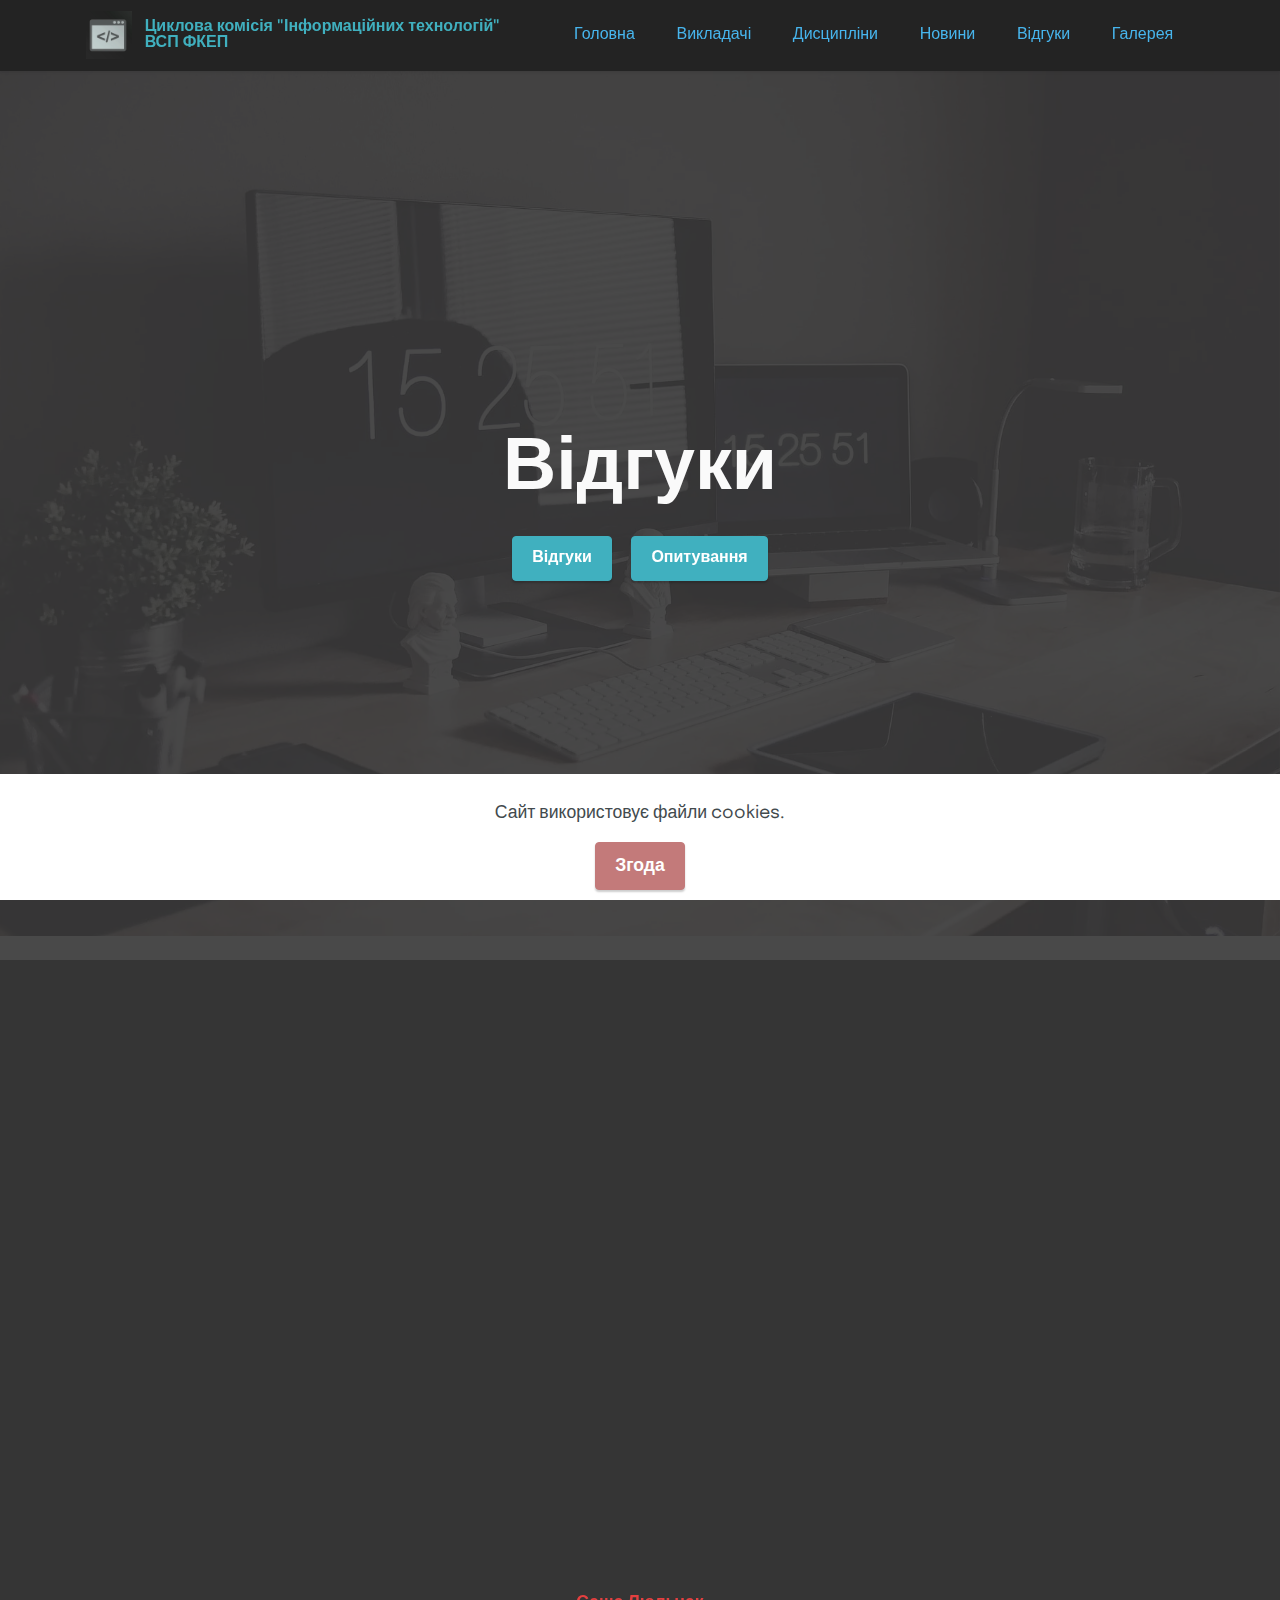
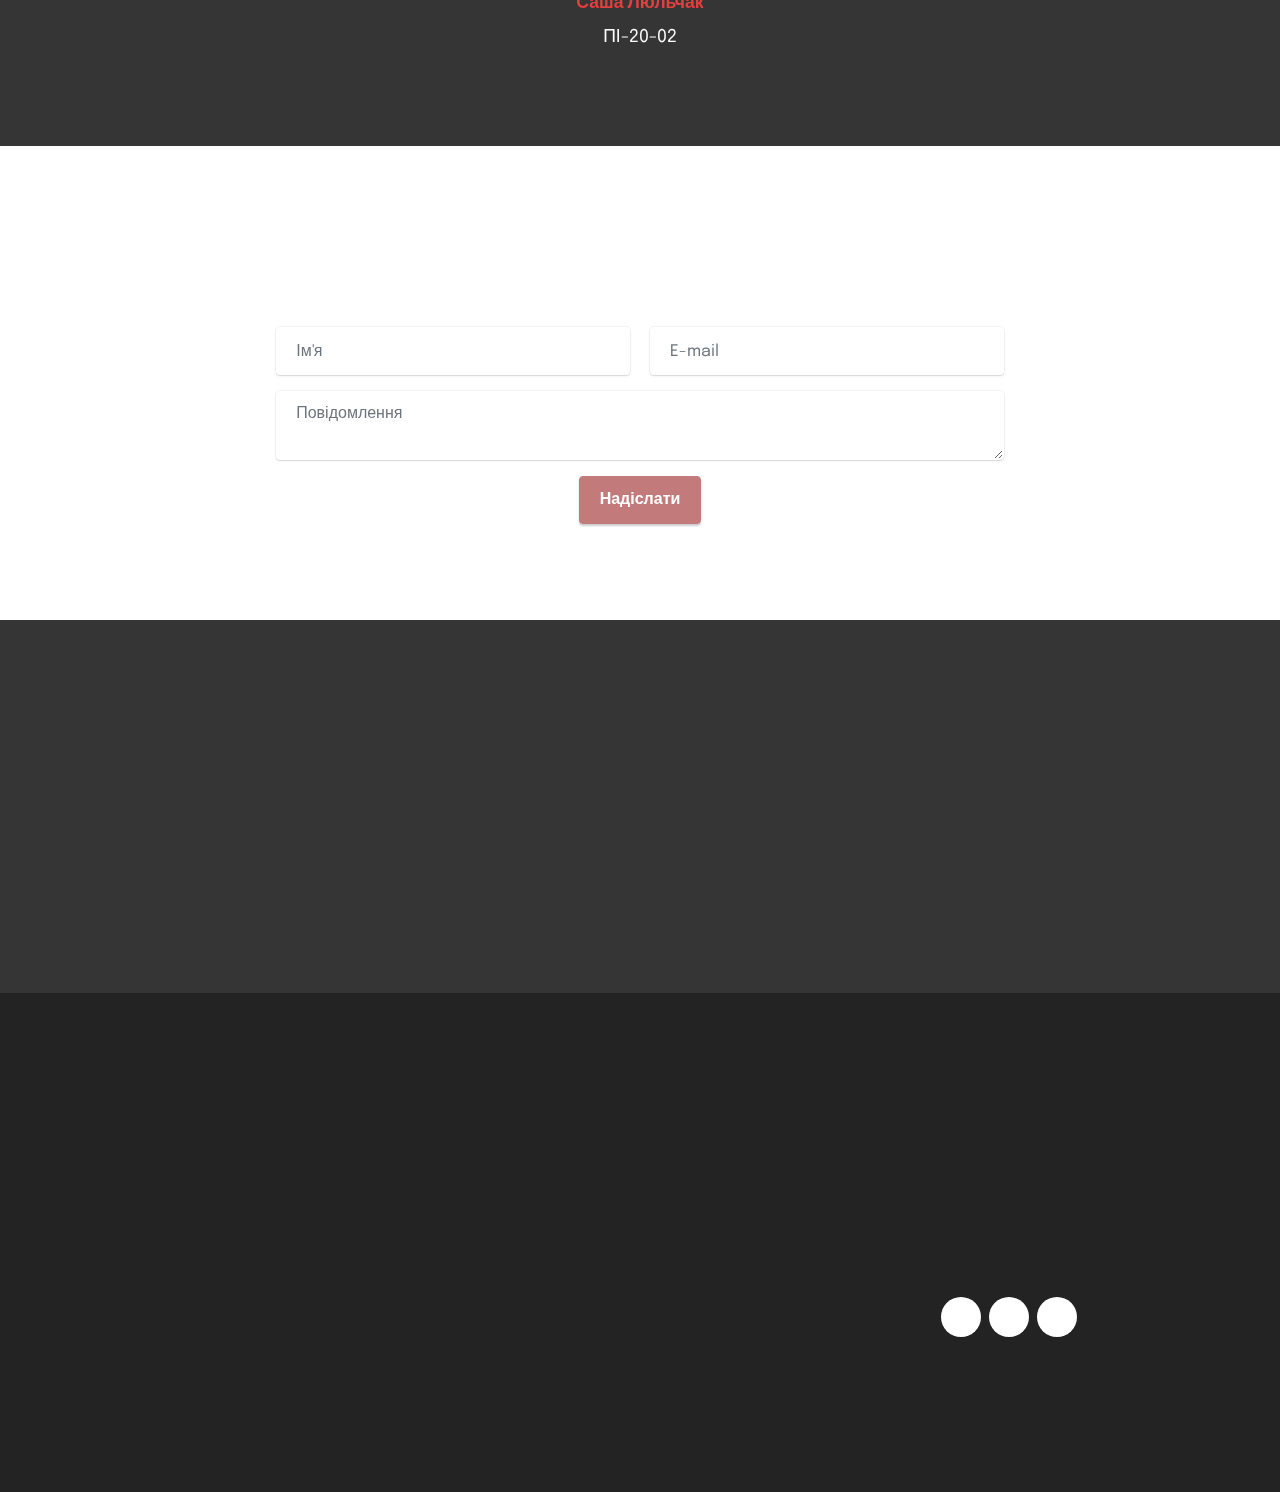
<file: feedbacks.html>
<!DOCTYPE html>
<html  >
<head>
  <meta charset="UTF-8">
  <meta http-equiv="X-UA-Compatible" content="IE=edge">
  <meta name="viewport" content="width=device-width, initial-scale=1, minimum-scale=1">
  <link rel="shortcut icon" href="assets/images/mbr-4.png" type="image/x-icon">
  <meta name="description" content="">
  
  
  <title>Відгуки | ЦК "Інформаційних технологій"</title>
  <link rel="stylesheet" href="assets/web/assets/mobirise-icons2/mobirise2.css">
  <link rel="stylesheet" href="assets/bootstrap/css/bootstrap.min.css">
  <link rel="stylesheet" href="assets/bootstrap/css/bootstrap-grid.min.css">
  <link rel="stylesheet" href="assets/bootstrap/css/bootstrap-reboot.min.css">
  <link rel="stylesheet" href="assets/parallax/jarallax.css">
  <link rel="stylesheet" href="assets/animatecss/animate.css">
  <link rel="stylesheet" href="assets/dropdown/css/style.css">
  <link rel="stylesheet" href="assets/socicon/css/styles.css">
  <link rel="stylesheet" href="assets/theme/css/style.css">
  <link rel="preload" href="https://fonts.googleapis.com/css?family=Epilogue:100,200,300,400,500,600,700,800,900,100i,200i,300i,400i,500i,600i,700i,800i,900i&display=swap" as="style" onload="this.onload=null;this.rel='stylesheet'">
  <noscript><link rel="stylesheet" href="https://fonts.googleapis.com/css?family=Epilogue:100,200,300,400,500,600,700,800,900,100i,200i,300i,400i,500i,600i,700i,800i,900i&display=swap"></noscript>
  <link rel="preload" as="style" href="assets/mobirise/css/mbr-additional.css"><link rel="stylesheet" href="assets/mobirise/css/mbr-additional.css" type="text/css">

  
  
  
</head>
<body>
  
  <section data-bs-version="5.1" class="menu menu1 cid-udSfJK3qSS" once="menu" id="menu1-2t">
    

    <nav class="navbar navbar-dropdown navbar-fixed-top navbar-expand-lg">
        <div class="container">
            <div class="navbar-brand">
                <span class="navbar-logo">
                    <a href="index.html">
                        <img src="assets/images/mbr-4.webp" alt="logo" style="height: 3rem;">
                    </a>
                </span>
                <span class="navbar-caption-wrap"><a class="navbar-caption text-success text-primary display-4" href="index.html">Циклова комісія "Інформаційних технологій"<br>ВСП ФКЕП</a></span>
            </div>
            <button class="navbar-toggler" type="button" data-toggle="collapse" data-bs-toggle="collapse" data-target="#navbarSupportedContent" data-bs-target="#navbarSupportedContent" aria-controls="navbarNavAltMarkup" aria-expanded="false" aria-label="Toggle navigation">
                <div class="hamburger">
                    <span></span>
                    <span></span>
                    <span></span>
                    <span></span>
                </div>
            </button>
            <div class="collapse navbar-collapse" id="navbarSupportedContent">
                <ul class="navbar-nav nav-dropdown nav-right" data-app-modern-menu="true"><li class="nav-item"><a class="nav-link link text-info text-primary display-4" href="index.html">Головна</a></li><li class="nav-item"><a class="nav-link link text-info text-primary display-4" href="lecturer.html">
                            Викладачі</a></li>
                    <li class="nav-item"><a class="nav-link link text-info text-primary display-4" href="disciplines.html">Дисципліни</a></li>
                    <li class="nav-item"><a class="nav-link link text-info text-primary display-4" href="news.html">Новини</a>
                    </li><li class="nav-item"><a class="nav-link link text-info text-primary display-4" href="feedbacks.html">Відгуки</a></li><li class="nav-item"><a class="nav-link link text-info text-primary display-4" href="gallery.html">Галерея</a></li></ul>
                
                
            </div>
        </div>
    </nav>
</section>

<section data-bs-version="5.1" class="header3 cid-udSfJKlzaI mbr-fullscreen mbr-parallax-background" id="header3-2u">

    

    
    <div class="mbr-overlay" style="opacity: 0.9; background-color: rgb(53, 53, 53);"></div>

    <div class="align-center container">
        <div class="row justify-content-center">
            <div class="col-12 col-lg-10">
                <h1 class="mbr-section-title mbr-fonts-style mb-3 display-1"><strong>Відгуки</strong></h1>
                
                
                <div class="mbr-section-btn mt-3"><a class="btn btn-success display-4" href="feedbacks.html#people5-39">Відгуки</a> <a class="btn btn-success display-4" href="feedbacks.html#content4-2z">Опитування</a></div>
            </div>
        </div>
    </div>
</section>

<section data-bs-version="5.1" class="people5 mbr-embla cid-ufgZ0OuY26" id="people5-39">

    

    
    

    <div class="position-relative text-center">
        <h3 class="mb-4 mbr-fonts-style display-2"><strong>Відгуки наших випускників</strong></h3>

        <div class="embla" data-skip-snaps="true" data-align="center" data-auto-play-interval="5" data-draggable="true">
            <div class="embla__viewport container-fluid">
                <div class="embla__container">
                    <div class="embla__slide slider-image item" style="margin-left: 7rem; margin-right: 7rem;">
                        <div class="user">
                            <div class="user_image">
                                <div class="item-wrapper position-relative">
                                    <img src="assets/images/lyulchak-600x600.webp" alt="">
                                </div>
                            </div>
                            <div class="user_text mb-4">
                                <p class="mbr-fonts-style display-7">
                                    В навчальному плані спеціальності «Інженерія програмного забезпечення»  виділено багато часу на вивчення профільних дисциплін, що позитивно впливає на формування професійних навичок у студентів. На спеціальності вивчаються різноманітні мови програмування: Python, Java, C#. Це дає можливість студентам обрати, яка мова програмування їм підійде більше та дасть можливість для розвитку.
                                </p>
                            </div>
                            <div class="user_name mbr-fonts-style mb-2 display-7"><strong>Саша Люльчак</strong></div>
                            <div class="user_desk mbr-fonts-style display-7">
                                ПІ-20-02</div>
                        </div>
                    </div>
                    <div class="embla__slide slider-image item" style="margin-left: 7rem; margin-right: 7rem;">
                        <div class="user">
                            <div class="user_image">
                                <div class="item-wrapper position-relative">
                                    <img src="assets/images/pavlyuk-600x600.webp" alt="">
                                </div>
                            </div>
                            <div class="user_text mb-4">
                                <p class="mbr-fonts-style display-7">
                                    В навчальному плані спеціальності «Інженерія програмного забезпечення»  виділено багато часу на вивчення профільних дисциплін, що позитивно впливає на формування професійних навичок у студентів. На спеціальності вивчаються різноманітні мови програмування: Python, Java, C#. Це дає можливість студентам обрати, яка мова програмування їм підійде більше та дасть можливість для розвитку.
                                </p>
                            </div>
                            <div class="user_name mbr-fonts-style mb-2 display-7">
                                <strong>Петро Павлюк</strong></div>
                            <div class="user_desk mbr-fonts-style display-7">
                                ПІ-20-02</div>
                        </div>
                    </div>
                    <div class="embla__slide slider-image item" style="margin-left: 7rem; margin-right: 7rem;">
                        <div class="user">
                            <div class="user_image">
                                <div class="item-wrapper position-relative">
                                    <img src="assets/images/klyuka-600x600.webp" alt="">
                                </div>
                            </div>
                            <div class="user_text mb-4">
                                <p class="mbr-fonts-style display-7">
                                    Викладачі активно впроваджують інноваційні методики навчання, такі як проєктне навчання, дистанційні курси та лабораторні заняття з використанням сучасного програмного забезпечення. Це дозволяє студентам отримати практичні навички та підготуватися до реальних умов роботи.
                                </p>
                            </div>
                            <div class="user_name mbr-fonts-style mb-2 display-7">
                                <strong>Валентин Клюка</strong></div>
                            <div class="user_desk mbr-fonts-style display-7">
                                ПІ-20-02</div>
                        </div>
                    </div>
                </div>
            </div>
            <button class="embla__button embla__button--prev">
                <span class="mobi-mbri mobi-mbri-arrow-prev mbr-iconfont" aria-hidden="true"></span>
                <span class="sr-only visually-hidden visually-hidden">Previous</span>
            </button>
            <button class="embla__button embla__button--next">
                <span class="mobi-mbri mobi-mbri-arrow-next mbr-iconfont" aria-hidden="true"></span>
                <span class="sr-only visually-hidden visually-hidden">Next</span>
            </button>
        </div>
    </div>
</section>

<section data-bs-version="5.1" class="form5 cid-udSgzBS9cn" id="form5-2y">
    
    
    <div class="container">
        <div class="mbr-section-head">
            <h3 class="mbr-section-title mbr-fonts-style align-center mb-0 display-2">
                <strong>Залишити відгук</strong></h3>
            
        </div>
        <div class="row justify-content-center mt-4">
            <div class="col-lg-8 mx-auto mbr-form" data-form-type="formoid">
                <form action="https://mobirise.eu/" method="POST" class="mbr-form form-with-styler" data-form-title="Form Name"><input type="hidden" name="email" data-form-email="true" value="JN5wKipr4rVi47I3w+AgqRBsVwwQGkzAzbi0Umdjg1zo2mFs4JSaz0zkiO9U4yRPKgVv11hyQadhr/nmrJguOggEIbvf4gikaEhvc29UjXy45/IDDaKJZRVK0sdOVy95">
                    <div class="row">
                        <div hidden="hidden" data-form-alert="" class="alert alert-success col-12">Дякуємо за Ваш відгук!</div>
                        <div hidden="hidden" data-form-alert-danger="" class="alert alert-danger col-12">
                            Oops...! some problem!
                        </div>
                    </div>
                    <div class="dragArea row">
                        <div class="col-md col-sm-12 form-group mb-3" data-for="name">
                            <input type="text" name="name" placeholder="Ім'я" data-form-field="name" class="form-control" value="" id="name-form5-2y">
                        </div>
                        <div class="col-md col-sm-12 form-group mb-3" data-for="email">
                            <input type="email" name="email" placeholder="E-mail" data-form-field="email" class="form-control" value="" id="email-form5-2y">
                        </div>
                        
                        <div class="col-12 form-group mb-3" data-for="textarea">
                            <textarea name="textarea" placeholder="Повідомлення" data-form-field="textarea" class="form-control" id="textarea-form5-2y"></textarea>
                        </div>
                        <div class="col-lg-12 col-md-12 col-sm-12 align-center mbr-section-btn"><button type="submit" class="btn btn-primary display-4">Надіслати</button></div>
                    </div>
                </form>
            </div>
        </div>
    </div>
</section>

<section data-bs-version="5.1" class="content4 cid-udSh9N6eft" id="content4-2z">
    

    
    
    <div class="container">
        <div class="row justify-content-center">
            <div class="title col-md-12 col-lg-10">
                <h3 class="mbr-section-title mbr-fonts-style align-center mb-4 display-2">
                    <strong>Пройти опитування</strong></h3>
                
                
            </div>
        </div>
    </div>
</section>

<section data-bs-version="5.1" class="content11 cid-udSiduFgGf" id="content11-33">
    
    <div class="container">
        <div class="row justify-content-center">
            <div class="col-md-12 col-lg-10">
                <div class="mbr-section-btn align-center"><a class="btn btn-success display-4" href="">Студентам</a>
                    <a class="btn btn-success display-4" href="">Стейкхолдерам</a> <a class="btn btn-success display-4" href="">Випускникам</a></div>
            </div>
        </div>
    </div>
</section>

<section data-bs-version="5.1" class="footer1 cid-udSfJKUUhe" once="footers" id="footer1-2w">

    
    
    <div class="container">
        <div class="row mbr-white">
            <div class="col-12 col-md-6 col-lg-3">
                
                <ul class="list mbr-fonts-style display-4">
                    <li class="mbr-text item-wrap"><a href="index.html" class="text-white">Головна</a></li><li class="mbr-text item-wrap"><span style="font-size: 1rem;"><a href="lecturer.html" class="text-white">Викладачі</a></span></li><li class="mbr-text item-wrap"><span style="font-size: 1rem;"><a href="disciplines.html" class="text-white">Дисципліни</a></span><br></li><li class="mbr-text item-wrap"><a href="news.html" class="text-white">Новини</a></li><li class="mbr-text item-wrap"><a href="feedbacks.html" class="text-white">Відгуки</a></li><li class="mbr-text item-wrap"><a href="gallery.html" class="text-white">Галерея</a></li>
                </ul>
            </div>
            <div class="col-12 col-md-6 col-lg-3">
                
                <ul class="list mbr-fonts-style display-4">

                    <li class="mbr-text item-wrap"><a href="index.html#features6-1" class="text-white">Освітньо-професійні програми</a></li><li class="mbr-text item-wrap"><a href="index.html#features10-5" class="text-white">Документи</a></li>
                </ul>
            </div>
            <div class="col-12 col-md-6 col-lg-3">
                
                <ul class="list mbr-fonts-style display-4">
                    <li class="mbr-text item-wrap"><a href="feedbacks.html#people5-2x" class="text-white">Відгуки випускників</a></li><li class="mbr-text item-wrap"><a href="feedbacks.html#form5-2y" class="text-white">Залишити відгук</a></li><li class="mbr-text item-wrap"><a href="feedbacks.html#content11-33" class="text-white">Пройти опитування</a></li><li class="mbr-text item-wrap"><br></li>
                </ul>
            </div>
            <div class="col-12 col-md-6 col-lg-3">
                
                <p class="mbr-text mbr-fonts-style mb-4 display-4">
                    Випускова циклова комісія Інформаційних технологій здійснює підготовку фахівців за спеціальностями 121 "Інженерія програмного забезпечення" та 126 "Інформаційні системи та технології" галузі знань 12 "Інформаційні технології"</p>
                
                <div class="social-row display-7">
                    <div class="soc-item">
                        <a href="https://facebook.com" target="_blank">
                            <span class="mbr-iconfont socicon-facebook socicon"></span>
                        </a>
                    </div>
                    <div class="soc-item">
                        <a href="https://twitter.com/" target="_blank">
                            <span class="mbr-iconfont socicon-twitter socicon"></span>
                        </a>
                    </div>
                    <div class="soc-item">
                        <a href="https://www.instagram.com/" target="_blank">
                            <span class="mbr-iconfont socicon-instagram socicon"></span>
                        </a>
                    </div>
                    
                </div>
            </div>
            <div class="col-12 mt-4">
                <p class="mbr-text mb-0 mbr-fonts-style copyright align-center display-7">
                    © Copyright 2024 - ВСП ФКЕП</p>
            </div>
        </div>
    </div>
</section>
<script src="assets/bootstrap/js/bootstrap.bundle.min.js"></script>  <script src="assets/parallax/jarallax.js"></script>  <script src="assets/web/assets/cookies-alert-plugin/cookies-alert-core.js"></script>  <script src="assets/web/assets/cookies-alert-plugin/cookies-alert-script.js"></script>  <script src="assets/smoothscroll/smooth-scroll.js"></script>  <script src="assets/ytplayer/index.js"></script>  <script src="assets/dropdown/js/navbar-dropdown.js"></script>  <script src="assets/embla/embla.min.js"></script>  <script src="assets/embla/script.js"></script>  <script src="assets/theme/js/script.js"></script>  <script src="assets/formoid/formoid.min.js"></script>  
  
  
<input name="cookieData" type="hidden" data-cookie-cookiesAlertType='1' data-cookie-customDialogSelector='null' data-cookie-colorText='#424a4d' data-cookie-colorBg='rgb(255, 255, 255)' data-cookie-opacityOverlay='0' data-cookie-bgOpacity='100' data-cookie-textButton='Згода' data-cookie-rejectText='REJECT' data-cookie-colorButton='#c37a7a' data-cookie-rejectColor='#ffffff' data-cookie-colorLink='#424a4d' data-cookie-underlineLink='true' data-cookie-text="Сайт використовує файли cookies.">
   <div id="scrollToTop" class="scrollToTop mbr-arrow-up"><a style="text-align: center;"><i class="mbr-arrow-up-icon mbr-arrow-up-icon-cm cm-icon cm-icon-smallarrow-up"></i></a></div>
    <input name="animation" type="hidden">
  </body>
</html>
</file>
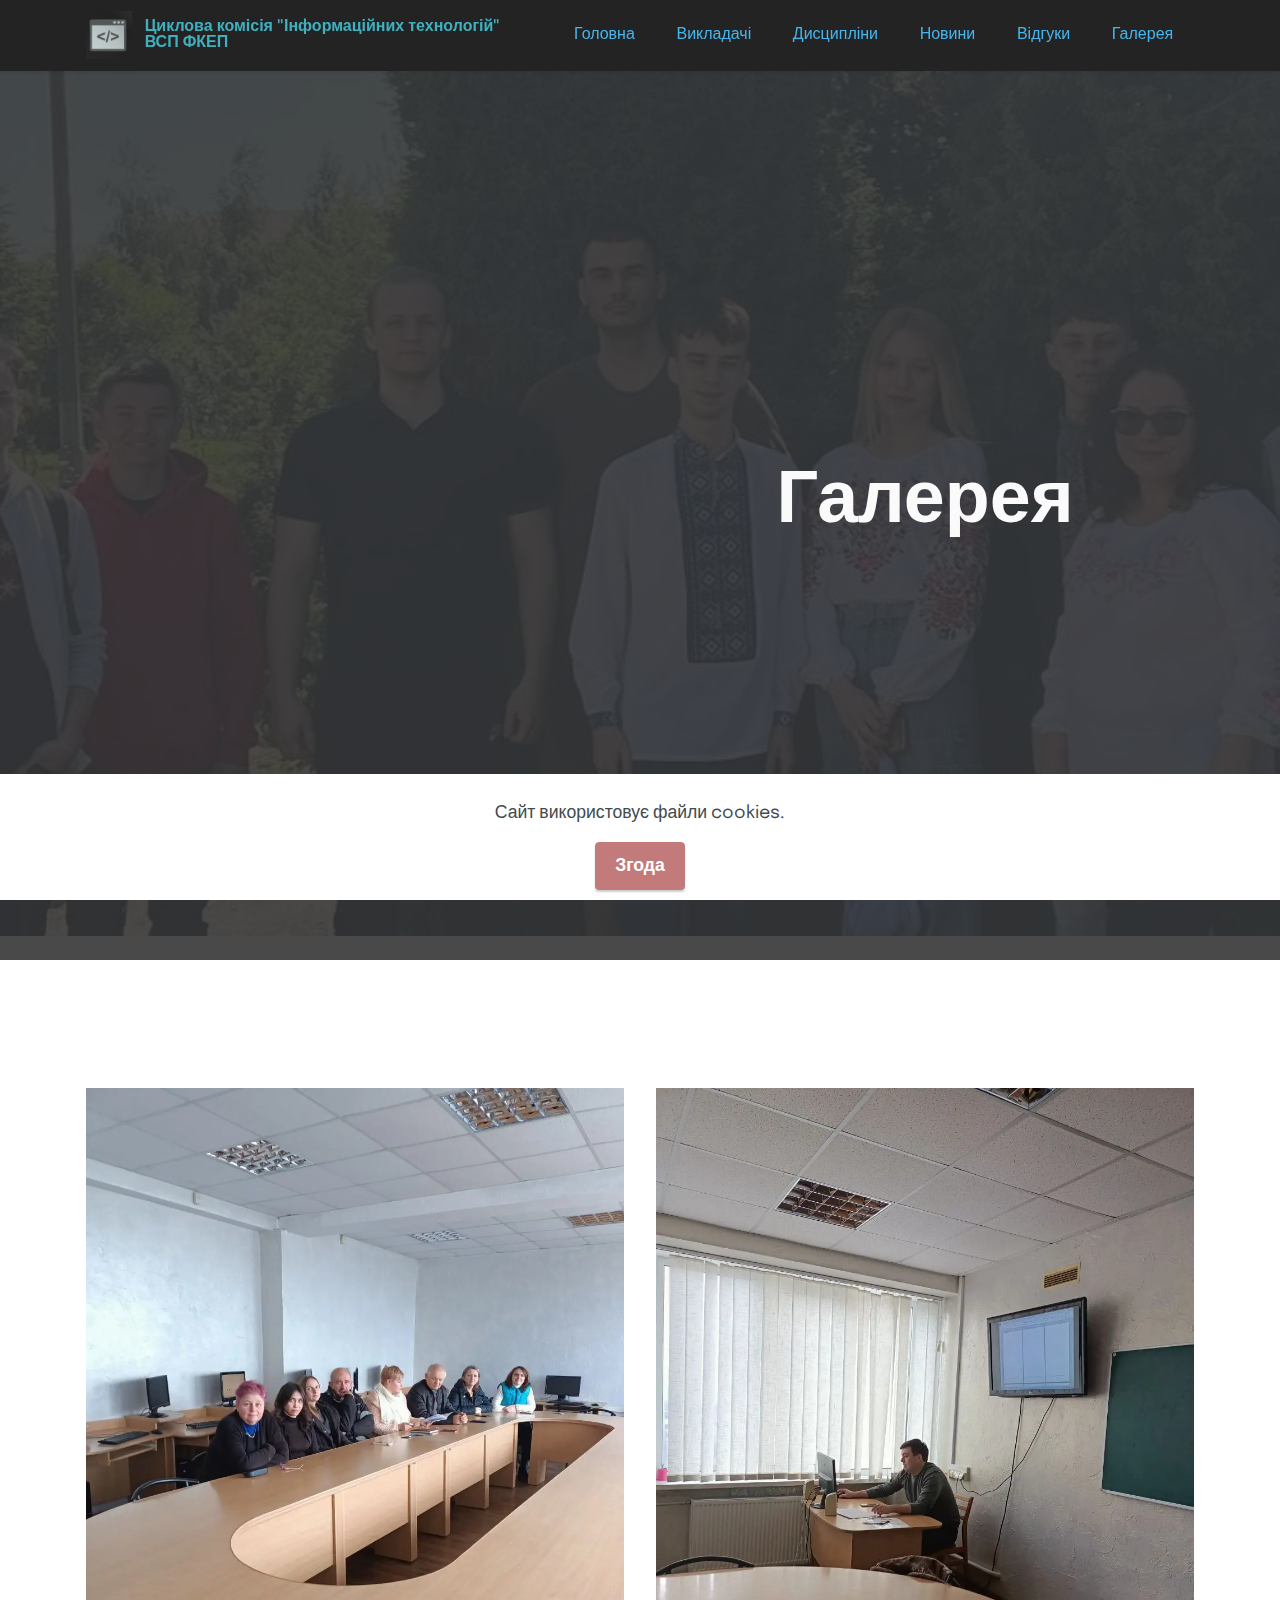
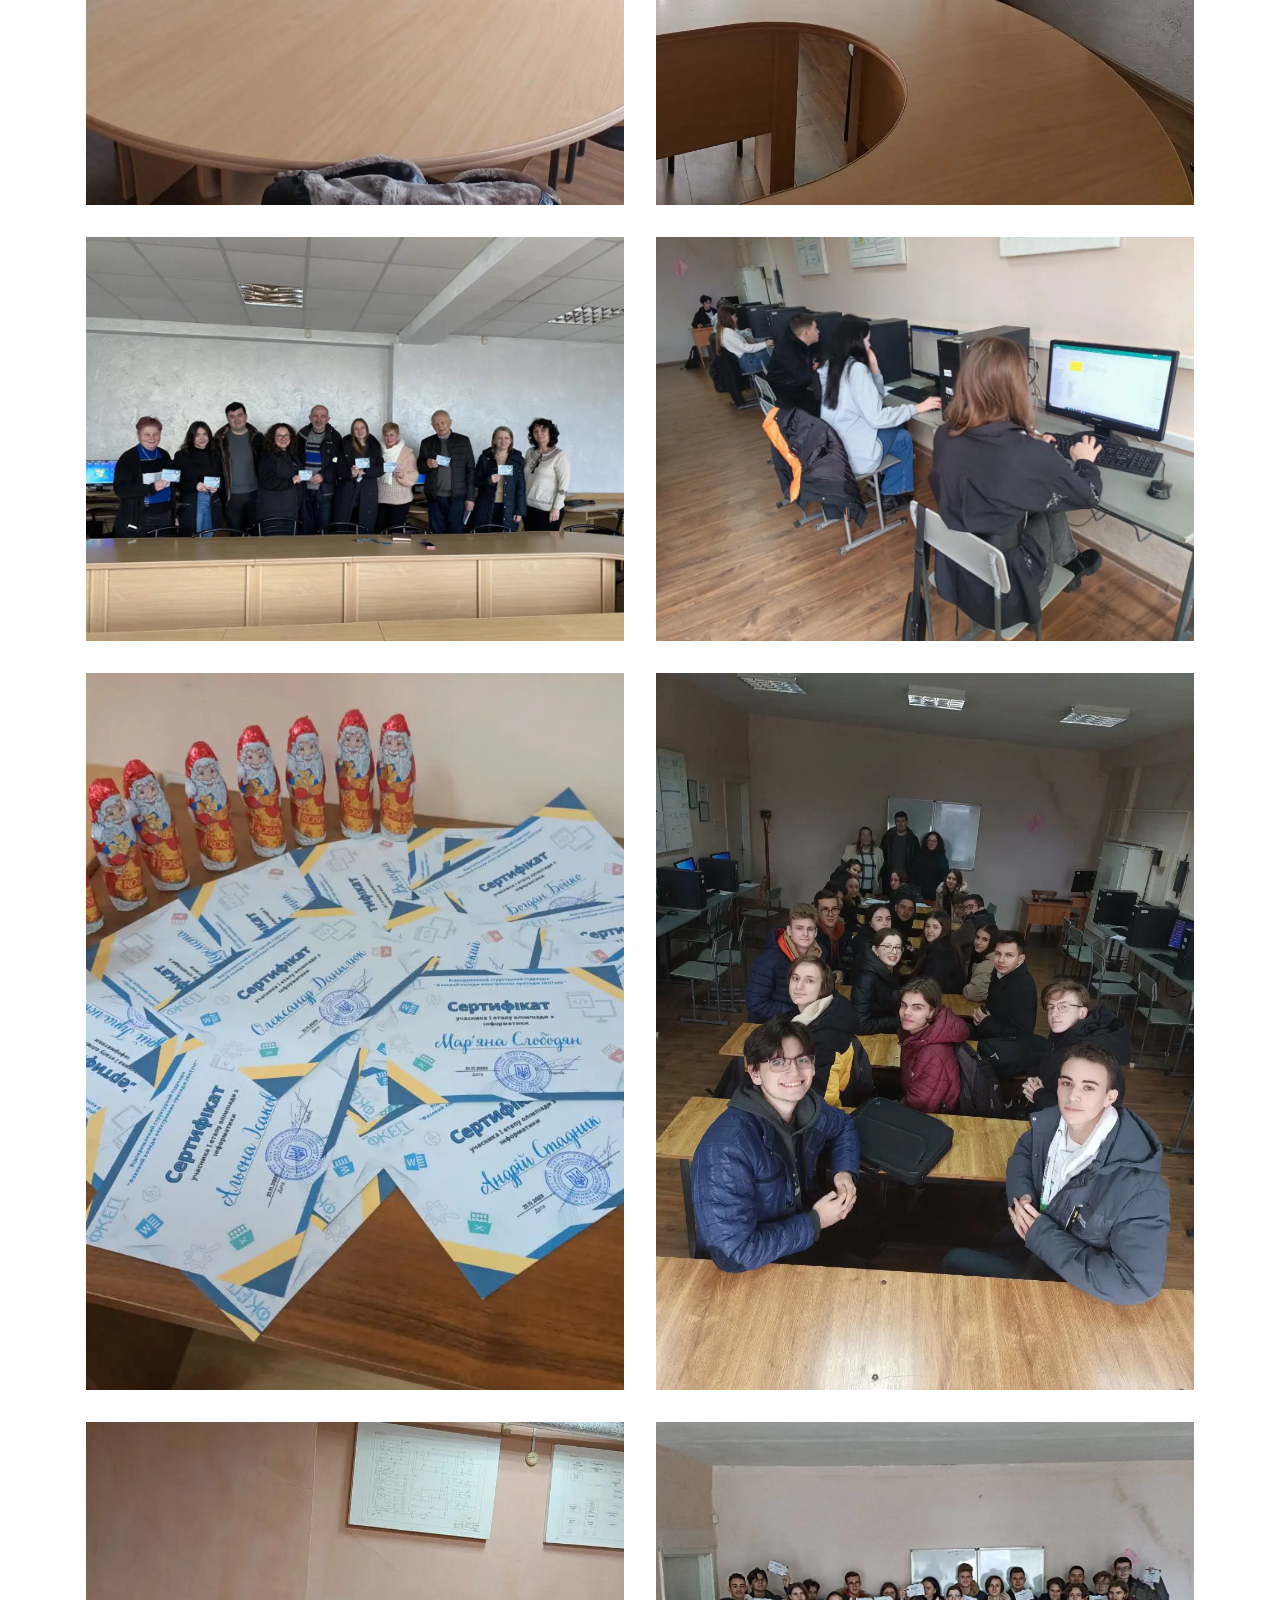
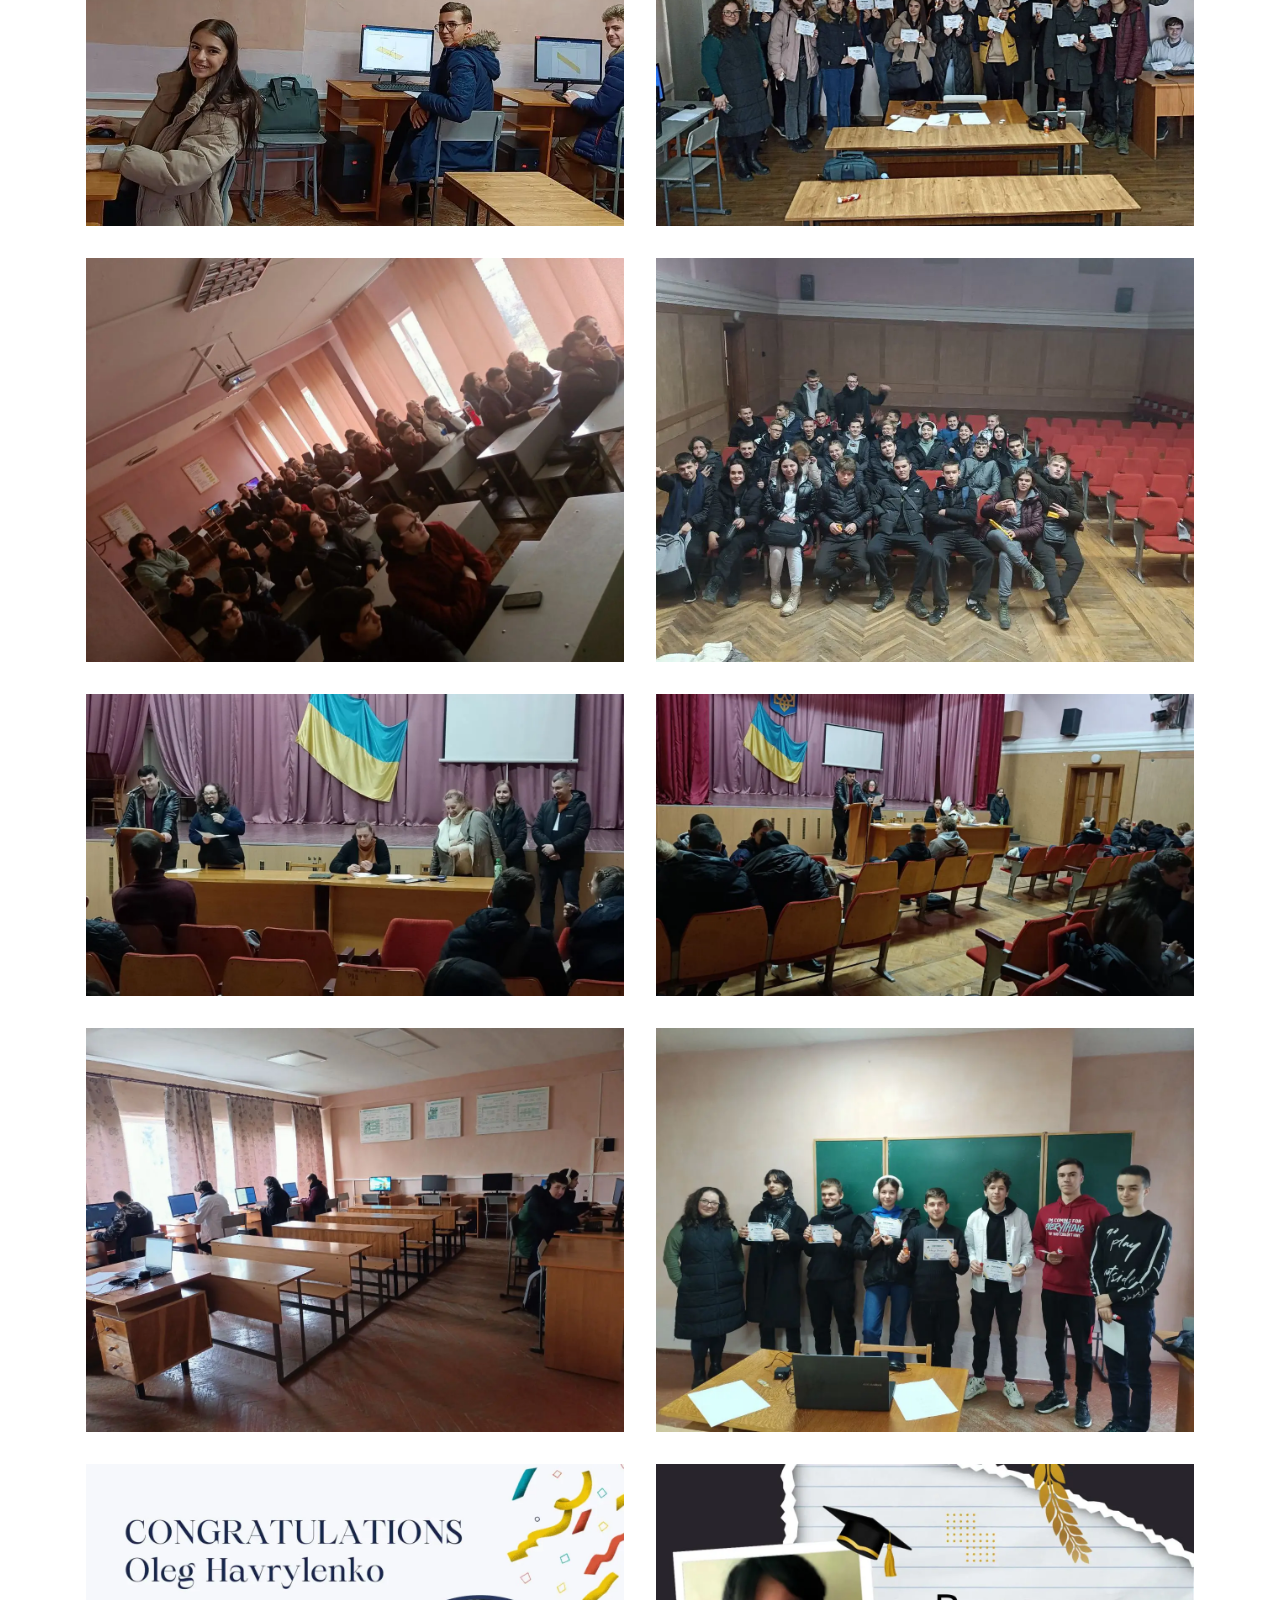
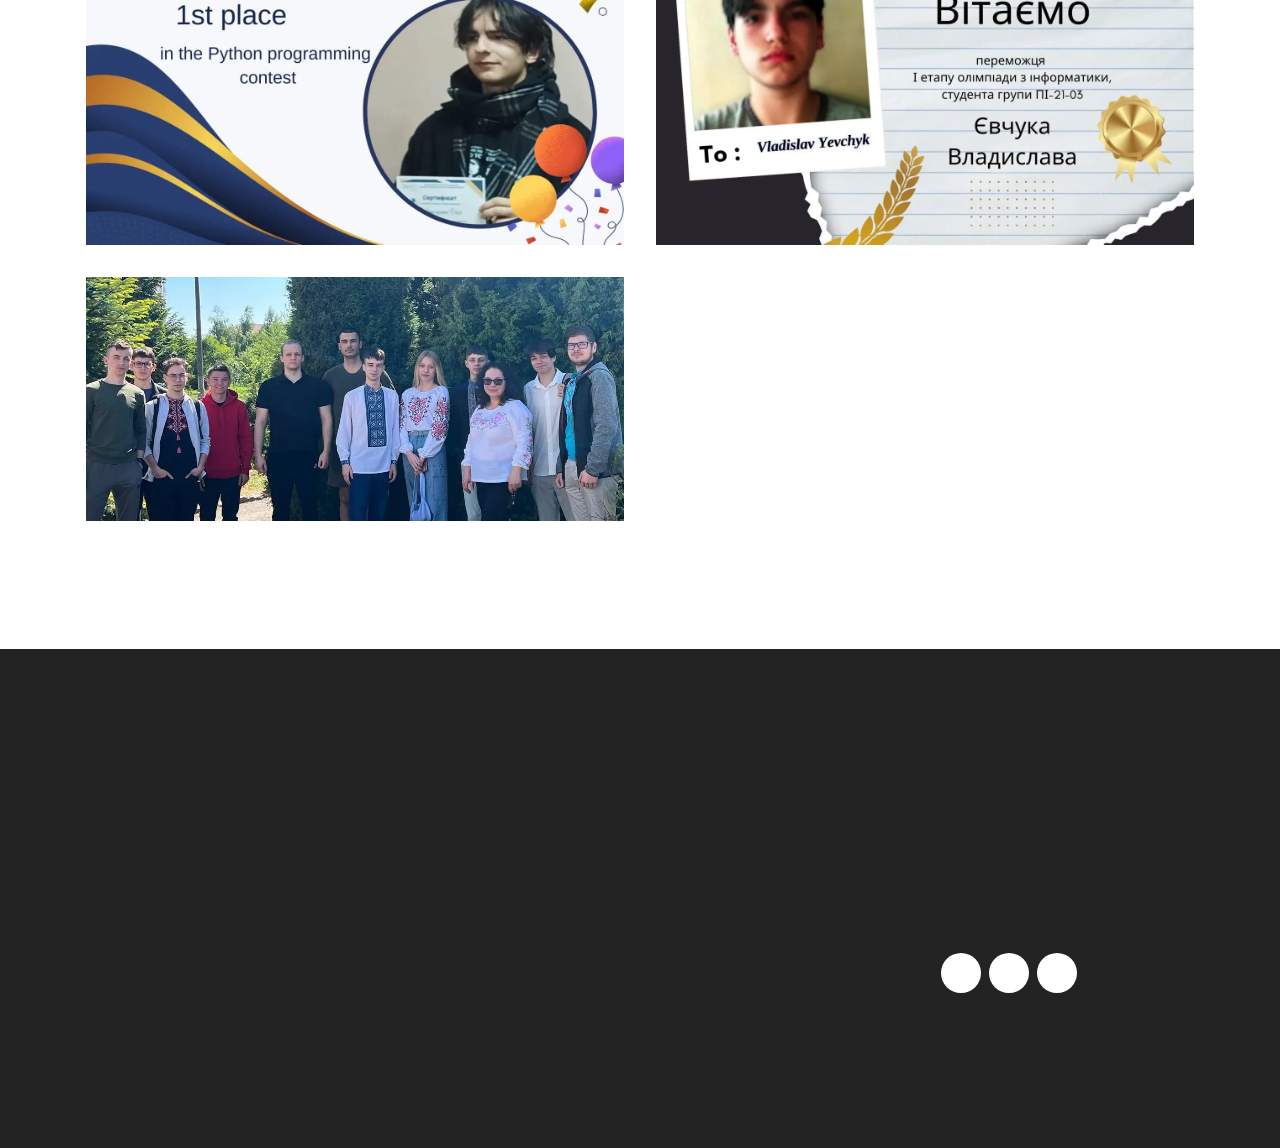
<file: gallery.html>
<!DOCTYPE html>
<html  >
<head>
  <meta charset="UTF-8">
  <meta http-equiv="X-UA-Compatible" content="IE=edge">
  <meta name="viewport" content="width=device-width, initial-scale=1, minimum-scale=1">
  <link rel="shortcut icon" href="assets/images/mbr-4.png" type="image/x-icon">
  <meta name="description" content="">
  
  
  <title>Галерея | ЦК "Інформаційних технологій"</title>
  <link rel="stylesheet" href="assets/web/assets/mobirise-icons2/mobirise2.css">
  <link rel="stylesheet" href="assets/bootstrap/css/bootstrap.min.css">
  <link rel="stylesheet" href="assets/bootstrap/css/bootstrap-grid.min.css">
  <link rel="stylesheet" href="assets/bootstrap/css/bootstrap-reboot.min.css">
  <link rel="stylesheet" href="assets/parallax/jarallax.css">
  <link rel="stylesheet" href="assets/animatecss/animate.css">
  <link rel="stylesheet" href="assets/dropdown/css/style.css">
  <link rel="stylesheet" href="assets/socicon/css/styles.css">
  <link rel="stylesheet" href="assets/theme/css/style.css">
  <link rel="preload" href="https://fonts.googleapis.com/css?family=Epilogue:100,200,300,400,500,600,700,800,900,100i,200i,300i,400i,500i,600i,700i,800i,900i&display=swap" as="style" onload="this.onload=null;this.rel='stylesheet'">
  <noscript><link rel="stylesheet" href="https://fonts.googleapis.com/css?family=Epilogue:100,200,300,400,500,600,700,800,900,100i,200i,300i,400i,500i,600i,700i,800i,900i&display=swap"></noscript>
  <link rel="preload" as="style" href="assets/mobirise/css/mbr-additional.css"><link rel="stylesheet" href="assets/mobirise/css/mbr-additional.css" type="text/css">

  
  
  
</head>
<body>
  
  <section data-bs-version="5.1" class="menu menu1 cid-udS7CXbvQa" once="menu" id="menu1-22">
    

    <nav class="navbar navbar-dropdown navbar-fixed-top navbar-expand-lg">
        <div class="container">
            <div class="navbar-brand">
                <span class="navbar-logo">
                    <a href="index.html">
                        <img src="assets/images/mbr-4.webp" alt="logo" style="height: 3rem;">
                    </a>
                </span>
                <span class="navbar-caption-wrap"><a class="navbar-caption text-success text-primary display-4" href="index.html">Циклова комісія "Інформаційних технологій"<br>ВСП ФКЕП</a></span>
            </div>
            <button class="navbar-toggler" type="button" data-toggle="collapse" data-bs-toggle="collapse" data-target="#navbarSupportedContent" data-bs-target="#navbarSupportedContent" aria-controls="navbarNavAltMarkup" aria-expanded="false" aria-label="Toggle navigation">
                <div class="hamburger">
                    <span></span>
                    <span></span>
                    <span></span>
                    <span></span>
                </div>
            </button>
            <div class="collapse navbar-collapse" id="navbarSupportedContent">
                <ul class="navbar-nav nav-dropdown nav-right" data-app-modern-menu="true"><li class="nav-item"><a class="nav-link link text-info text-primary display-4" href="index.html">Головна</a></li><li class="nav-item"><a class="nav-link link text-info text-primary display-4" href="lecturer.html">
                            Викладачі</a></li>
                    <li class="nav-item"><a class="nav-link link text-info text-primary display-4" href="disciplines.html">Дисципліни</a></li>
                    <li class="nav-item"><a class="nav-link link text-info text-primary display-4" href="news.html">Новини</a>
                    </li><li class="nav-item"><a class="nav-link link text-info text-primary display-4" href="feedbacks.html">Відгуки</a></li><li class="nav-item"><a class="nav-link link text-info text-primary display-4" href="gallery.html">Галерея</a></li></ul>
                
                
            </div>
        </div>
    </nav>
</section>

<section data-bs-version="5.1" class="header3 cid-udS7CXu6JQ mbr-fullscreen mbr-parallax-background" id="header3-23">

    

    
    <div class="mbr-overlay" style="opacity: 0.9; background-color: rgb(53, 53, 53);"></div>

    <div class="align-center container">
        <div class="row justify-content-end">
            <div class="col-12 col-lg-6">
                <h1 class="mbr-section-title mbr-fonts-style mb-3 display-1"><strong>Галерея</strong></h1>
                
                
                
            </div>
        </div>
    </div>
</section>

<section data-bs-version="5.1" class="gallery4 mbr-gallery cid-udS8CQkWD7" id="gallery4-2n">
    

    
    

    <div class="container">
        
        <div class="row mbr-gallery mt-4">
            <div class="col-12 col-md-6 col-lg-6 item gallery-image">
                <div class="item-wrapper" data-toggle="modal" data-bs-toggle="modal" data-target="#ufgZkjfHUH-modal" data-bs-target="#ufgZkjfHUH-modal">
                    <img class="w-100" src="assets/images/photo-2023-11-21-18-15-33-960x1280.webp" alt="" data-slide-to="0" data-bs-slide-to="0" data-target="#lb-ufgZkjfHUH" data-bs-target="#lb-ufgZkjfHUH">
                    <div class="icon-wrapper">
                        <span class="mobi-mbri mobi-mbri-search mbr-iconfont mbr-iconfont-btn"></span>
                    </div>
                </div>
                
            </div>
            <div class="col-12 col-md-6 col-lg-6 item gallery-image">
                <div class="item-wrapper" data-toggle="modal" data-bs-toggle="modal" data-target="#ufgZkjfHUH-modal" data-bs-target="#ufgZkjfHUH-modal">
                    <img class="w-100" src="assets/images/photo-2023-11-21-18-16-42-960x1280.webp" alt="" data-slide-to="1" data-bs-slide-to="1" data-target="#lb-ufgZkjfHUH" data-bs-target="#lb-ufgZkjfHUH">
                    <div class="icon-wrapper">
                        <span class="mobi-mbri mobi-mbri-search mbr-iconfont mbr-iconfont-btn"></span>
                    </div>
                </div>
                
            </div>
            <div class="col-12 col-md-6 col-lg-6 item gallery-image">
                <div class="item-wrapper" data-toggle="modal" data-bs-toggle="modal" data-target="#ufgZkjfHUH-modal" data-bs-target="#ufgZkjfHUH-modal">
                    <img class="w-100" src="assets/images/photo-2023-11-21-18-18-14-1256x942.webp" alt="" data-slide-to="2" data-bs-slide-to="2" data-target="#lb-ufgZkjfHUH" data-bs-target="#lb-ufgZkjfHUH">
                    <div class="icon-wrapper">
                        <span class="mobi-mbri mobi-mbri-search mbr-iconfont mbr-iconfont-btn"></span>
                    </div>
                </div>
                
            </div>
            <div class="col-12 col-md-6 col-lg-6 item gallery-image">
                <div class="item-wrapper" data-toggle="modal" data-bs-toggle="modal" data-target="#ufgZkjfHUH-modal" data-bs-target="#ufgZkjfHUH-modal">
                    <img class="w-100" src="assets/images/photo-2023-11-21-18-20-11-1256x942.webp" alt="" data-slide-to="3" data-bs-slide-to="3" data-target="#lb-ufgZkjfHUH" data-bs-target="#lb-ufgZkjfHUH">
                    <div class="icon-wrapper">
                        <span class="mobi-mbri mobi-mbri-search mbr-iconfont mbr-iconfont-btn"></span>
                    </div>
                </div>
                
            </div><div class="col-12 col-md-6 col-lg-6 item gallery-image">
                <div class="item-wrapper" data-toggle="modal" data-bs-toggle="modal" data-target="#ufgZkjfHUH-modal" data-bs-target="#ufgZkjfHUH-modal">
                    <img class="w-100" src="assets/images/photo-2023-11-21-18-21-27-1280x960.webp" alt="" data-slide-to="4" data-bs-slide-to="4" data-target="#lb-ufgZkjfHUH" data-bs-target="#lb-ufgZkjfHUH">
                    <div class="icon-wrapper">
                        <span class="mobi-mbri mobi-mbri-search mbr-iconfont mbr-iconfont-btn"></span>
                    </div>
                </div>
                
            </div><div class="col-12 col-md-6 col-lg-6 item gallery-image">
                <div class="item-wrapper" data-toggle="modal" data-bs-toggle="modal" data-target="#ufgZkjfHUH-modal" data-bs-target="#ufgZkjfHUH-modal">
                    <img class="w-100" src="assets/images/photo-2023-11-21-18-22-26-960x1280.webp" alt="" data-slide-to="5" data-bs-slide-to="5" data-target="#lb-ufgZkjfHUH" data-bs-target="#lb-ufgZkjfHUH">
                    <div class="icon-wrapper">
                        <span class="mobi-mbri mobi-mbri-search mbr-iconfont mbr-iconfont-btn"></span>
                    </div>
                </div>
                
            </div><div class="col-12 col-md-6 col-lg-6 item gallery-image">
                <div class="item-wrapper" data-toggle="modal" data-bs-toggle="modal" data-target="#ufgZkjfHUH-modal" data-bs-target="#ufgZkjfHUH-modal">
                    <img class="w-100" src="assets/images/photo-2023-11-21-18-23-58-1280x720.webp" alt="" data-slide-to="6" data-bs-slide-to="6" data-target="#lb-ufgZkjfHUH" data-bs-target="#lb-ufgZkjfHUH">
                    <div class="icon-wrapper">
                        <span class="mobi-mbri mobi-mbri-search mbr-iconfont mbr-iconfont-btn"></span>
                    </div>
                </div>
                
            </div><div class="col-12 col-md-6 col-lg-6 item gallery-image">
                <div class="item-wrapper" data-toggle="modal" data-bs-toggle="modal" data-target="#ufgZkjfHUH-modal" data-bs-target="#ufgZkjfHUH-modal">
                    <img class="w-100" src="assets/images/photo-2023-11-21-18-30-17-1280x961.webp" alt="" data-slide-to="7" data-bs-slide-to="7" data-target="#lb-ufgZkjfHUH" data-bs-target="#lb-ufgZkjfHUH">
                    <div class="icon-wrapper">
                        <span class="mobi-mbri mobi-mbri-search mbr-iconfont mbr-iconfont-btn"></span>
                    </div>
                </div>
                
            </div><div class="col-12 col-md-6 col-lg-6 item gallery-image">
                <div class="item-wrapper" data-toggle="modal" data-bs-toggle="modal" data-target="#ufgZkjfHUH-modal" data-bs-target="#ufgZkjfHUH-modal">
                    <img class="w-100" src="assets/images/photo-2023-11-21-18-38-36-1280x960.webp" alt="" data-slide-to="8" data-bs-slide-to="8" data-target="#lb-ufgZkjfHUH" data-bs-target="#lb-ufgZkjfHUH">
                    <div class="icon-wrapper">
                        <span class="mobi-mbri mobi-mbri-search mbr-iconfont mbr-iconfont-btn"></span>
                    </div>
                </div>
                
            </div><div class="col-12 col-md-6 col-lg-6 item gallery-image">
                <div class="item-wrapper" data-toggle="modal" data-bs-toggle="modal" data-target="#ufgZkjfHUH-modal" data-bs-target="#ufgZkjfHUH-modal">
                    <img class="w-100" src="assets/images/photo-2023-11-23-15-06-22-1280x720.webp" alt="" data-slide-to="9" data-bs-slide-to="9" data-target="#lb-ufgZkjfHUH" data-bs-target="#lb-ufgZkjfHUH">
                    <div class="icon-wrapper">
                        <span class="mobi-mbri mobi-mbri-search mbr-iconfont mbr-iconfont-btn"></span>
                    </div>
                </div>
                
            </div><div class="col-12 col-md-6 col-lg-6 item gallery-image">
                <div class="item-wrapper" data-toggle="modal" data-bs-toggle="modal" data-target="#ufgZkjfHUH-modal" data-bs-target="#ufgZkjfHUH-modal">
                    <img class="w-100" src="assets/images/photo-2023-11-23-15-07-4-1280x720.webp" alt="" data-slide-to="10" data-bs-slide-to="10" data-target="#lb-ufgZkjfHUH" data-bs-target="#lb-ufgZkjfHUH">
                    <div class="icon-wrapper">
                        <span class="mobi-mbri mobi-mbri-search mbr-iconfont mbr-iconfont-btn"></span>
                    </div>
                </div>
                
            </div><div class="col-12 col-md-6 col-lg-6 item gallery-image">
                <div class="item-wrapper" data-toggle="modal" data-bs-toggle="modal" data-target="#ufgZkjfHUH-modal" data-bs-target="#ufgZkjfHUH-modal">
                    <img class="w-100" src="assets/images/photo-2023-11-23-15-08-36-1280x720.webp" alt="" data-slide-to="11" data-bs-slide-to="11" data-target="#lb-ufgZkjfHUH" data-bs-target="#lb-ufgZkjfHUH">
                    <div class="icon-wrapper">
                        <span class="mobi-mbri mobi-mbri-search mbr-iconfont mbr-iconfont-btn"></span>
                    </div>
                </div>
                
            </div><div class="col-12 col-md-6 col-lg-6 item gallery-image">
                <div class="item-wrapper" data-toggle="modal" data-bs-toggle="modal" data-target="#ufgZkjfHUH-modal" data-bs-target="#ufgZkjfHUH-modal">
                    <img class="w-100" src="assets/images/photo-2023-11-23-15-10-42-1280x960.webp" alt="" data-slide-to="12" data-bs-slide-to="12" data-target="#lb-ufgZkjfHUH" data-bs-target="#lb-ufgZkjfHUH">
                    <div class="icon-wrapper">
                        <span class="mobi-mbri mobi-mbri-search mbr-iconfont mbr-iconfont-btn"></span>
                    </div>
                </div>
                
            </div><div class="col-12 col-md-6 col-lg-6 item gallery-image">
                <div class="item-wrapper" data-toggle="modal" data-bs-toggle="modal" data-target="#ufgZkjfHUH-modal" data-bs-target="#ufgZkjfHUH-modal">
                    <img class="w-100" src="assets/images/photo-2023-11-23-15-12-39-1280x960.webp" alt="" data-slide-to="13" data-bs-slide-to="13" data-target="#lb-ufgZkjfHUH" data-bs-target="#lb-ufgZkjfHUH">
                    <div class="icon-wrapper">
                        <span class="mobi-mbri mobi-mbri-search mbr-iconfont mbr-iconfont-btn"></span>
                    </div>
                </div>
                
            </div><div class="col-12 col-md-6 col-lg-6 item gallery-image">
                <div class="item-wrapper" data-toggle="modal" data-bs-toggle="modal" data-target="#ufgZkjfHUH-modal" data-bs-target="#ufgZkjfHUH-modal">
                    <img class="w-100" src="assets/images/photo-2023-11-28-14-56-8-1280x908.webp" alt="" data-slide-to="14" data-bs-slide-to="14" data-target="#lb-ufgZkjfHUH" data-bs-target="#lb-ufgZkjfHUH">
                    <div class="icon-wrapper">
                        <span class="mobi-mbri mobi-mbri-search mbr-iconfont mbr-iconfont-btn"></span>
                    </div>
                </div>
                
            </div><div class="col-12 col-md-6 col-lg-6 item gallery-image">
                <div class="item-wrapper" data-toggle="modal" data-bs-toggle="modal" data-target="#ufgZkjfHUH-modal" data-bs-target="#ufgZkjfHUH-modal">
                    <img class="w-100" src="assets/images/photo-2023-11-28-14-56-9-1280x908.webp" alt="" data-slide-to="15" data-bs-slide-to="15" data-target="#lb-ufgZkjfHUH" data-bs-target="#lb-ufgZkjfHUH">
                    <div class="icon-wrapper">
                        <span class="mobi-mbri mobi-mbri-search mbr-iconfont mbr-iconfont-btn"></span>
                    </div>
                </div>
                
            </div><div class="col-12 col-md-6 col-lg-6 item gallery-image">
                <div class="item-wrapper" data-toggle="modal" data-bs-toggle="modal" data-target="#ufgZkjfHUH-modal" data-bs-target="#ufgZkjfHUH-modal">
                    <img class="w-100" src="assets/images/photo-2024-05-17-00-39-21-1280x720.webp" alt="" data-slide-to="16" data-bs-slide-to="16" data-target="#lb-ufgZkjfHUH" data-bs-target="#lb-ufgZkjfHUH">
                    <div class="icon-wrapper">
                        <span class="mobi-mbri mobi-mbri-search mbr-iconfont mbr-iconfont-btn"></span>
                    </div>
                </div>
                
            </div>
        </div>

        <div class="modal mbr-slider" tabindex="-1" role="dialog" aria-hidden="true" id="ufgZkjfHUH-modal">
            <div class="modal-dialog" role="document">
                <div class="modal-content">
                    <div class="modal-body">
                        <div class="carousel slide carousel-fade" id="lb-ufgZkjfHUH" data-interval="5000" data-bs-interval="5000">
                            <div class="carousel-inner">
                                <div class="carousel-item active">
                                    <img class="d-block w-100" src="assets/images/photo-2023-11-21-18-15-33-960x1280.webp" alt="">
                                </div>
                                <div class="carousel-item">
                                    <img class="d-block w-100" src="assets/images/photo-2023-11-21-18-16-42-960x1280.webp" alt="">
                                </div>
                                <div class="carousel-item">
                                    <img class="d-block w-100" src="assets/images/photo-2023-11-21-18-18-14-1256x942.webp" alt="">
                                </div>
                                <div class="carousel-item">
                                    <img class="d-block w-100" src="assets/images/photo-2023-11-21-18-20-11-1256x942.webp" alt="">
                                </div><div class="carousel-item">
                                    <img class="d-block w-100" src="assets/images/photo-2023-11-21-18-21-27-1280x960.webp" alt="">
                                </div><div class="carousel-item">
                                    <img class="d-block w-100" src="assets/images/photo-2023-11-21-18-22-26-960x1280.webp" alt="">
                                </div><div class="carousel-item">
                                    <img class="d-block w-100" src="assets/images/photo-2023-11-21-18-23-58-1280x720.webp" alt="">
                                </div><div class="carousel-item">
                                    <img class="d-block w-100" src="assets/images/photo-2023-11-21-18-30-17-1280x961.webp" alt="">
                                </div><div class="carousel-item">
                                    <img class="d-block w-100" src="assets/images/photo-2023-11-21-18-38-36-1280x960.webp" alt="">
                                </div><div class="carousel-item">
                                    <img class="d-block w-100" src="assets/images/photo-2023-11-23-15-06-22-1280x720.webp" alt="">
                                </div><div class="carousel-item">
                                    <img class="d-block w-100" src="assets/images/photo-2023-11-23-15-07-4-1280x720.webp" alt="">
                                </div><div class="carousel-item">
                                    <img class="d-block w-100" src="assets/images/photo-2023-11-23-15-08-36-1280x720.webp" alt="">
                                </div><div class="carousel-item">
                                    <img class="d-block w-100" src="assets/images/photo-2023-11-23-15-10-42-1280x960.webp" alt="">
                                </div><div class="carousel-item">
                                    <img class="d-block w-100" src="assets/images/photo-2023-11-23-15-12-39-1280x960.webp" alt="">
                                </div><div class="carousel-item">
                                    <img class="d-block w-100" src="assets/images/photo-2023-11-28-14-56-8-1280x908.webp" alt="">
                                </div><div class="carousel-item">
                                    <img class="d-block w-100" src="assets/images/photo-2023-11-28-14-56-9-1280x908.webp" alt="">
                                </div><div class="carousel-item">
                                    <img class="d-block w-100" src="assets/images/photo-2024-05-17-00-39-21-1280x720.webp" alt="">
                                </div>
                            </div>
                            <ol class="carousel-indicators">
                                <li data-slide-to="0" data-bs-slide-to="0" class="active" data-target="#lb-ufgZkjfHUH" data-bs-target="#lb-ufgZkjfHUH"></li>
                                <li data-slide-to="1" data-bs-slide-to="1" data-target="#lb-ufgZkjfHUH" data-bs-target="#lb-ufgZkjfHUH"></li>
                                <li data-slide-to="2" data-bs-slide-to="2" data-target="#lb-ufgZkjfHUH" data-bs-target="#lb-ufgZkjfHUH"></li>
                                <li data-slide-to="3" data-bs-slide-to="3" data-target="#lb-ufgZkjfHUH" data-bs-target="#lb-ufgZkjfHUH"></li><li data-slide-to="4" data-bs-slide-to="4" data-target="#lb-ufgZkjfHUH" data-bs-target="#lb-ufgZkjfHUH"></li><li data-slide-to="5" data-bs-slide-to="5" data-target="#lb-ufgZkjfHUH" data-bs-target="#lb-ufgZkjfHUH"></li><li data-slide-to="6" data-bs-slide-to="6" data-target="#lb-ufgZkjfHUH" data-bs-target="#lb-ufgZkjfHUH"></li><li data-slide-to="7" data-bs-slide-to="7" data-target="#lb-ufgZkjfHUH" data-bs-target="#lb-ufgZkjfHUH"></li><li data-slide-to="8" data-bs-slide-to="8" data-target="#lb-ufgZkjfHUH" data-bs-target="#lb-ufgZkjfHUH"></li><li data-slide-to="9" data-bs-slide-to="9" data-target="#lb-ufgZkjfHUH" data-bs-target="#lb-ufgZkjfHUH"></li><li data-slide-to="10" data-bs-slide-to="10" data-target="#lb-ufgZkjfHUH" data-bs-target="#lb-ufgZkjfHUH"></li><li data-slide-to="11" data-bs-slide-to="11" data-target="#lb-ufgZkjfHUH" data-bs-target="#lb-ufgZkjfHUH"></li><li data-slide-to="12" data-bs-slide-to="12" data-target="#lb-ufgZkjfHUH" data-bs-target="#lb-ufgZkjfHUH"></li><li data-slide-to="13" data-bs-slide-to="13" data-target="#lb-ufgZkjfHUH" data-bs-target="#lb-ufgZkjfHUH"></li><li data-slide-to="14" data-bs-slide-to="14" data-target="#lb-ufgZkjfHUH" data-bs-target="#lb-ufgZkjfHUH"></li><li data-slide-to="15" data-bs-slide-to="15" data-target="#lb-ufgZkjfHUH" data-bs-target="#lb-ufgZkjfHUH"></li><li data-slide-to="16" data-bs-slide-to="16" data-target="#lb-ufgZkjfHUH" data-bs-target="#lb-ufgZkjfHUH"></li>
                            </ol>
                            <a role="button" href="" class="close" data-dismiss="modal" data-bs-dismiss="modal" aria-label="Close">
                            </a>
                            <a class="carousel-control-prev carousel-control" role="button" data-slide="prev" data-bs-slide="prev" href="#lb-ufgZkjfHUH">
                                <span class="mobi-mbri mobi-mbri-arrow-prev" aria-hidden="true"></span>
                                <span class="sr-only visually-hidden">Previous</span>
                            </a>
                            <a class="carousel-control-next carousel-control" role="button" data-slide="next" data-bs-slide="next" href="#lb-ufgZkjfHUH">
                                <span class="mobi-mbri mobi-mbri-arrow-next" aria-hidden="true"></span>
                                <span class="sr-only visually-hidden">Next</span>
                            </a>
                        </div>
                    </div>
                </div>
            </div>
        </div>
    </div>
</section>

<section data-bs-version="5.1" class="footer1 cid-udS7D3RPw5" once="footers" id="footer1-2m">

    
    
    <div class="container">
        <div class="row mbr-white">
            <div class="col-12 col-md-6 col-lg-3">
                
                <ul class="list mbr-fonts-style display-4">
                    <li class="mbr-text item-wrap"><a href="index.html" class="text-white">Головна</a></li><li class="mbr-text item-wrap"><span style="font-size: 1rem;"><a href="lecturer.html" class="text-white">Викладачі</a></span></li><li class="mbr-text item-wrap"><span style="font-size: 1rem;"><a href="disciplines.html" class="text-white">Дисципліни</a></span><br></li><li class="mbr-text item-wrap"><a href="news.html" class="text-white">Новини</a></li><li class="mbr-text item-wrap"><a href="feedbacks.html" class="text-white">Відгуки</a></li><li class="mbr-text item-wrap"><a href="gallery.html" class="text-white">Галерея</a></li>
                </ul>
            </div>
            <div class="col-12 col-md-6 col-lg-3">
                
                <ul class="list mbr-fonts-style display-4">

                    <li class="mbr-text item-wrap"><a href="index.html#features6-1" class="text-white">Освітньо-професійні програми</a></li><li class="mbr-text item-wrap"><a href="index.html#features10-5" class="text-white">Документи</a></li>
                </ul>
            </div>
            <div class="col-12 col-md-6 col-lg-3">
                
                <ul class="list mbr-fonts-style display-4">
                    <li class="mbr-text item-wrap"><a href="feedbacks.html#people5-2x" class="text-white">Відгуки випускників</a></li><li class="mbr-text item-wrap"><a href="feedbacks.html#form5-2y" class="text-white">Залишити відгук</a></li><li class="mbr-text item-wrap"><a href="feedbacks.html#content11-33" class="text-white">Пройти опитування</a></li><li class="mbr-text item-wrap"><br></li>
                </ul>
            </div>
            <div class="col-12 col-md-6 col-lg-3">
                
                <p class="mbr-text mbr-fonts-style mb-4 display-4">
                    Випускова циклова комісія Інформаційних технологій здійснює підготовку фахівців за спеціальностями 121 "Інженерія програмного забезпечення" та 126 "Інформаційні системи та технології" галузі знань 12 "Інформаційні технології"</p>
                
                <div class="social-row display-7">
                    <div class="soc-item">
                        <a href="https://facebook.com" target="_blank">
                            <span class="mbr-iconfont socicon-facebook socicon"></span>
                        </a>
                    </div>
                    <div class="soc-item">
                        <a href="https://twitter.com/" target="_blank">
                            <span class="mbr-iconfont socicon-twitter socicon"></span>
                        </a>
                    </div>
                    <div class="soc-item">
                        <a href="https://www.instagram.com/" target="_blank">
                            <span class="mbr-iconfont socicon-instagram socicon"></span>
                        </a>
                    </div>
                    
                </div>
            </div>
            <div class="col-12 mt-4">
                <p class="mbr-text mb-0 mbr-fonts-style copyright align-center display-7">
                    © Copyright 2024 - ВСП ФКЕП</p>
            </div>
        </div>
    </div>
</section>
<script src="assets/bootstrap/js/bootstrap.bundle.min.js"></script>  <script src="assets/parallax/jarallax.js"></script>  <script src="assets/web/assets/cookies-alert-plugin/cookies-alert-core.js"></script>  <script src="assets/web/assets/cookies-alert-plugin/cookies-alert-script.js"></script>  <script src="assets/smoothscroll/smooth-scroll.js"></script>  <script src="assets/ytplayer/index.js"></script>  <script src="assets/dropdown/js/navbar-dropdown.js"></script>  <script src="assets/theme/js/script.js"></script>  
  
  
<input name="cookieData" type="hidden" data-cookie-cookiesAlertType='1' data-cookie-customDialogSelector='null' data-cookie-colorText='#424a4d' data-cookie-colorBg='rgb(255, 255, 255)' data-cookie-opacityOverlay='0' data-cookie-bgOpacity='100' data-cookie-textButton='Згода' data-cookie-rejectText='REJECT' data-cookie-colorButton='#c37a7a' data-cookie-rejectColor='#ffffff' data-cookie-colorLink='#424a4d' data-cookie-underlineLink='true' data-cookie-text="Сайт використовує файли cookies.">
   <div id="scrollToTop" class="scrollToTop mbr-arrow-up"><a style="text-align: center;"><i class="mbr-arrow-up-icon mbr-arrow-up-icon-cm cm-icon cm-icon-smallarrow-up"></i></a></div>
    <input name="animation" type="hidden">
  </body>
</html>
</file>
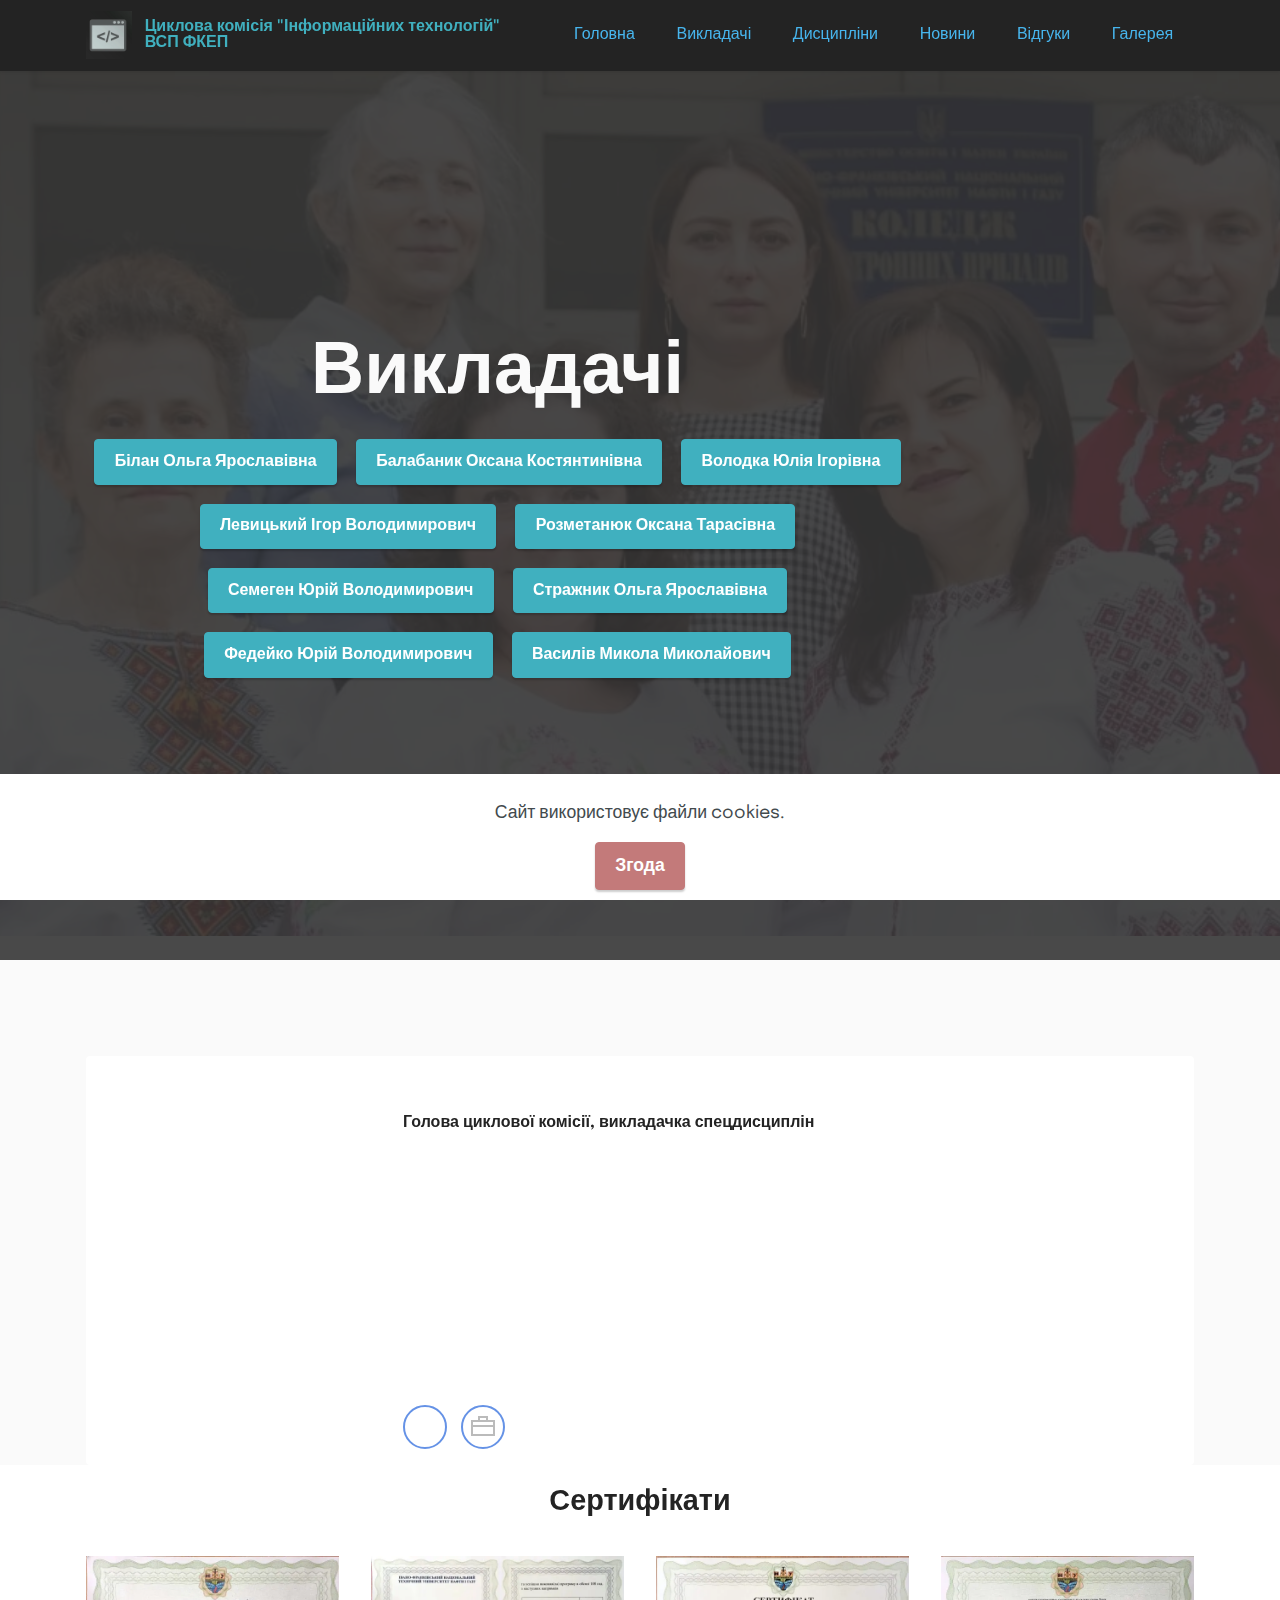
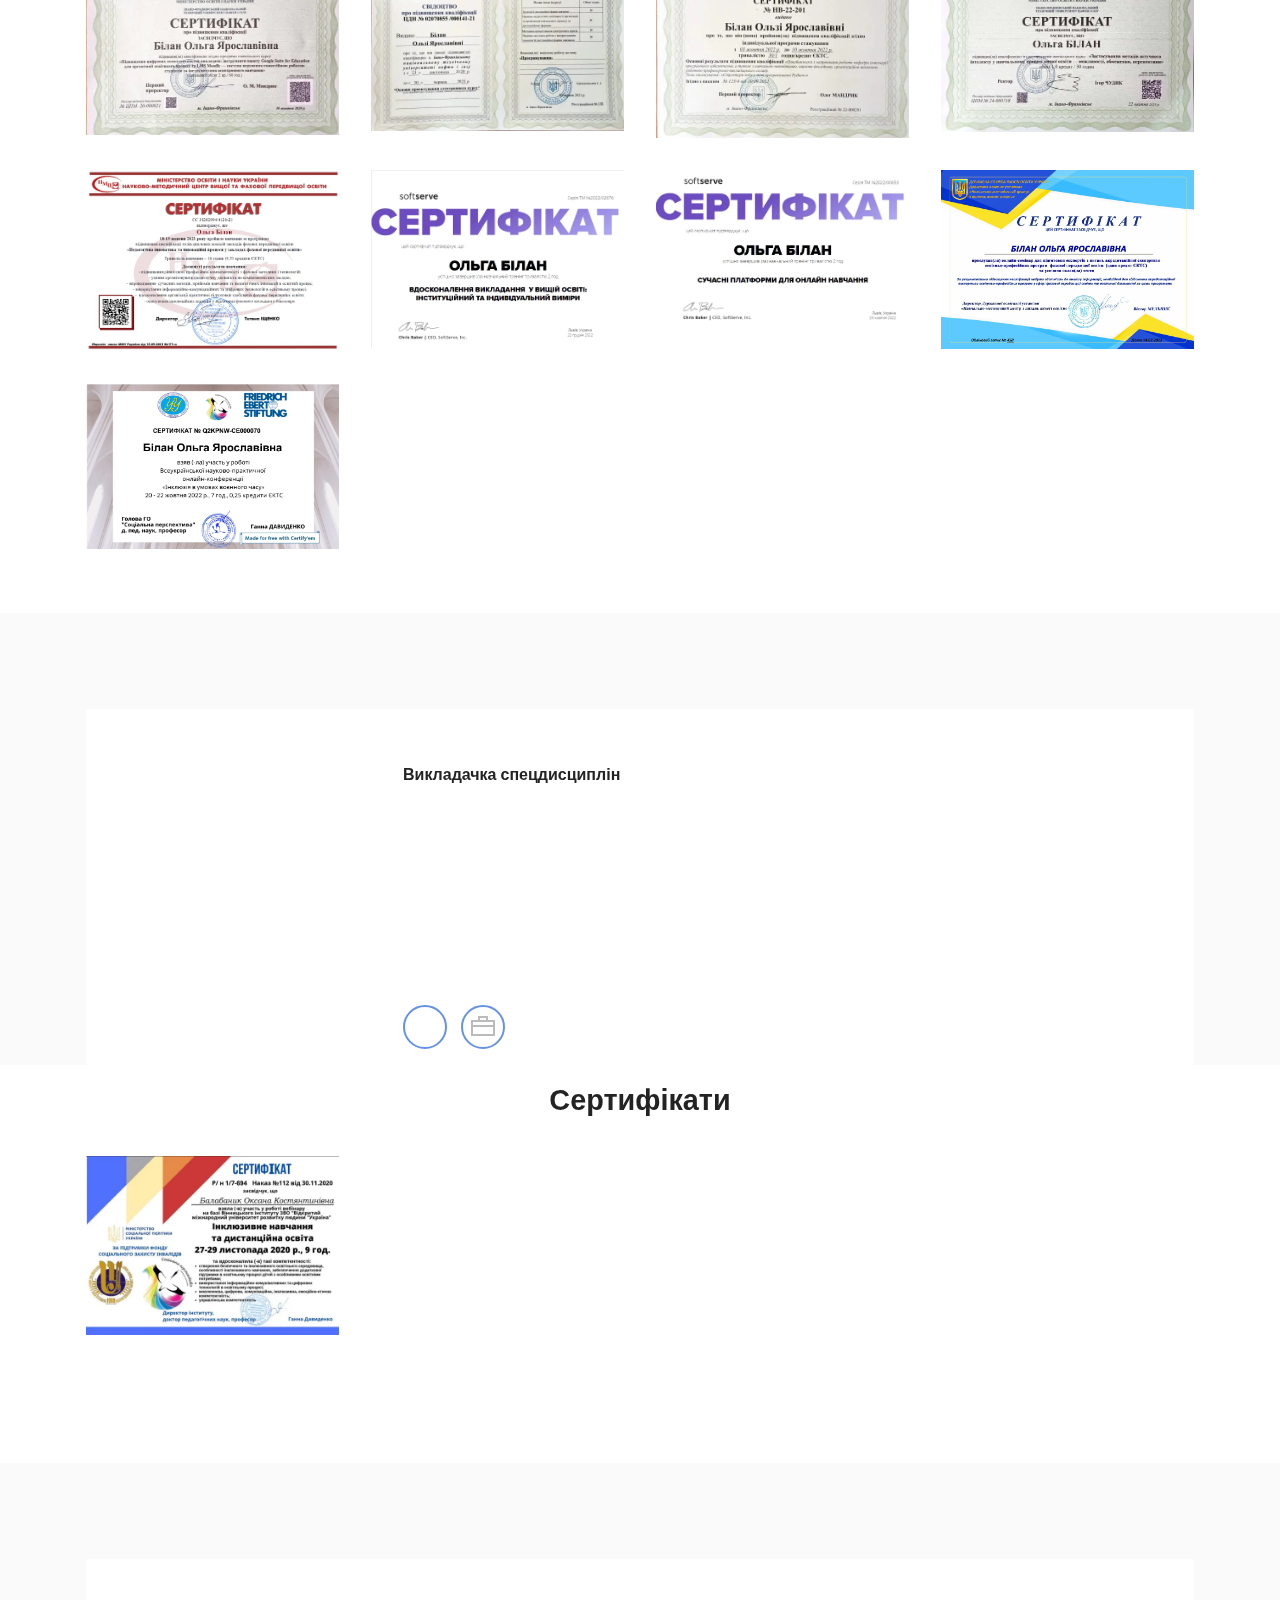
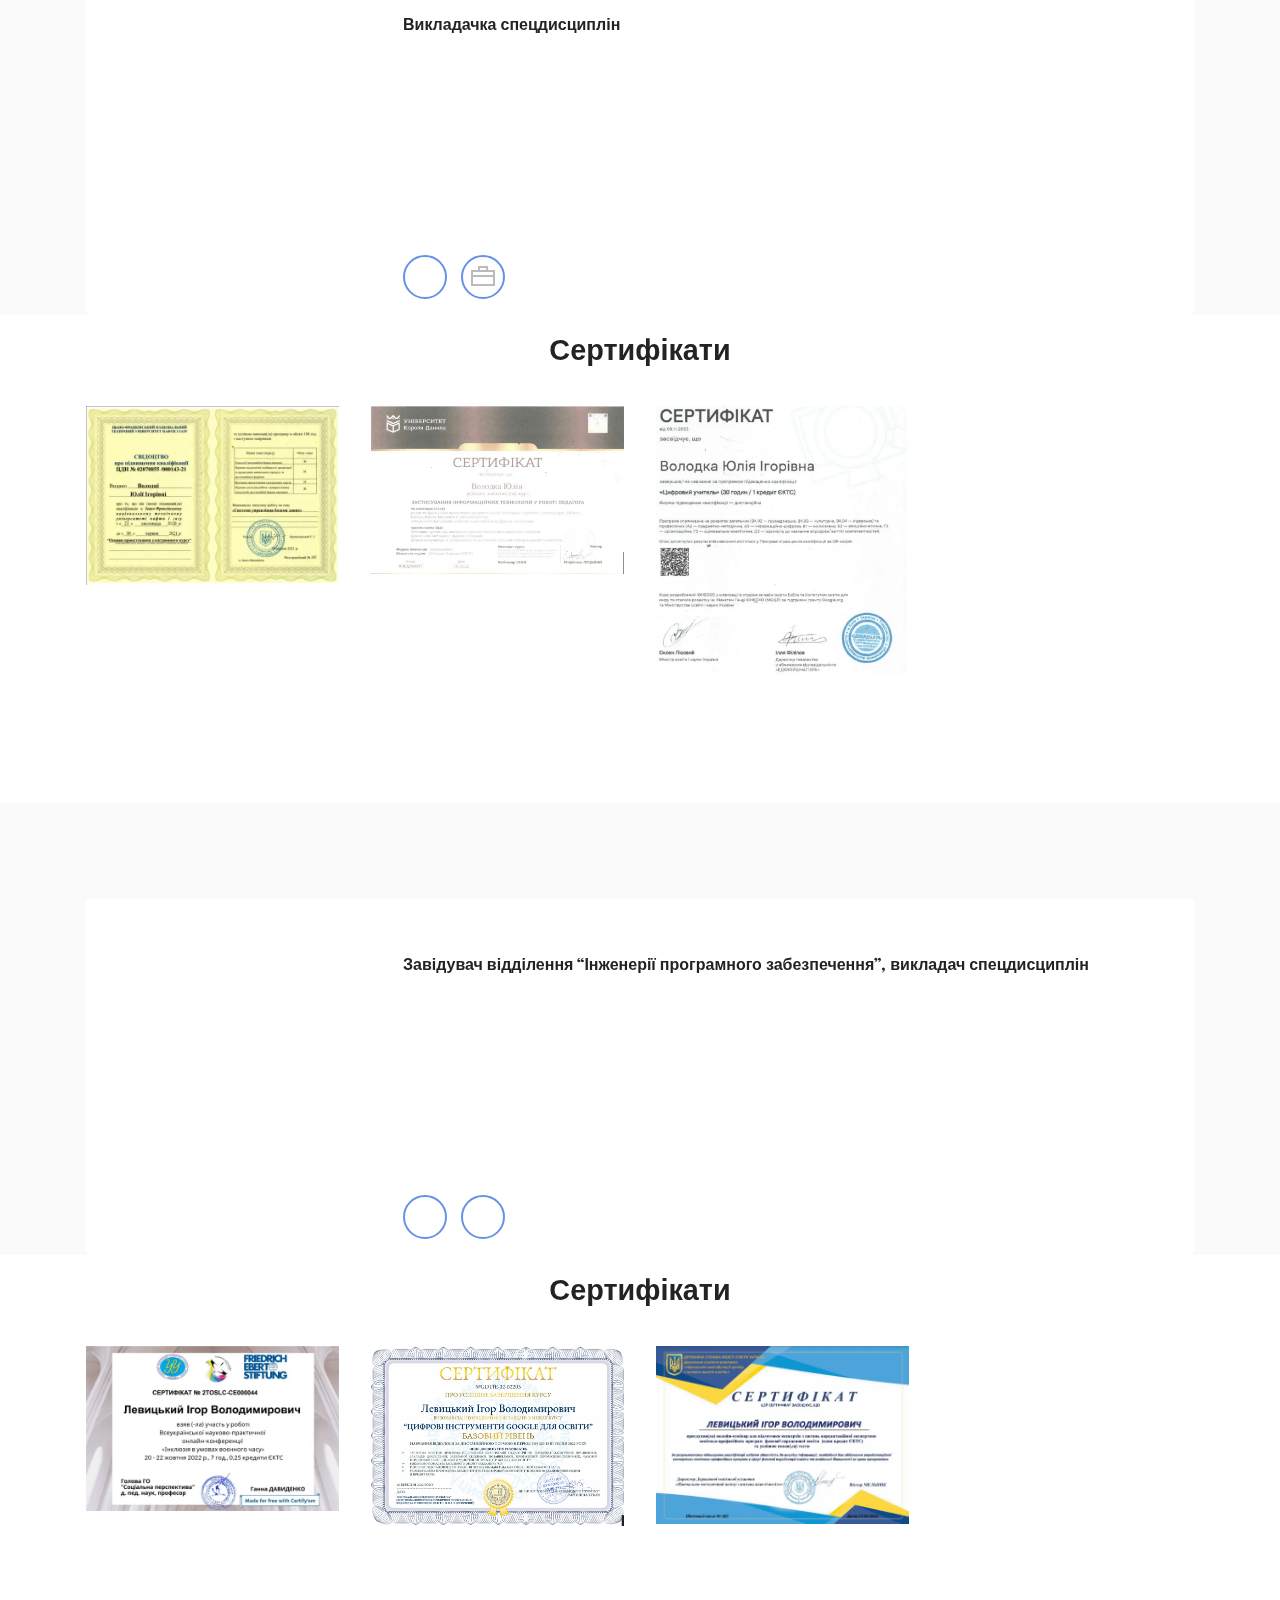
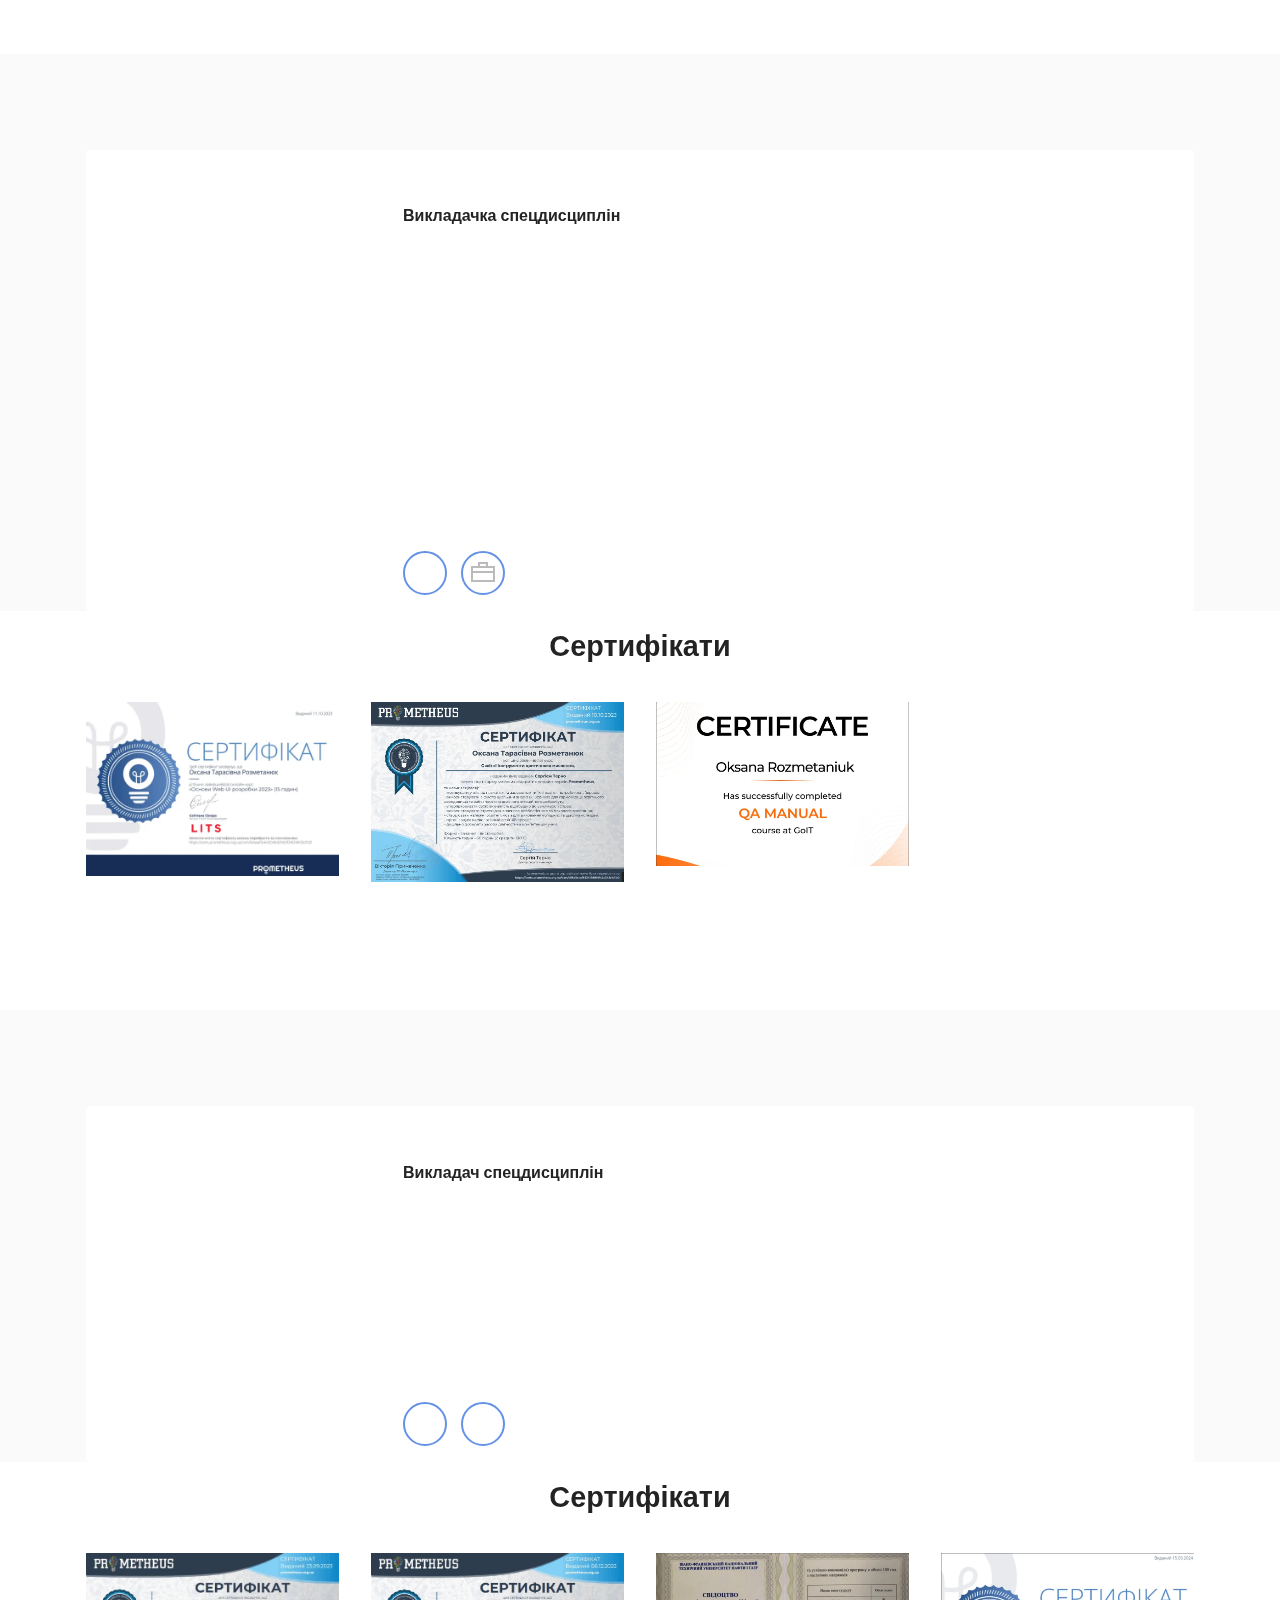
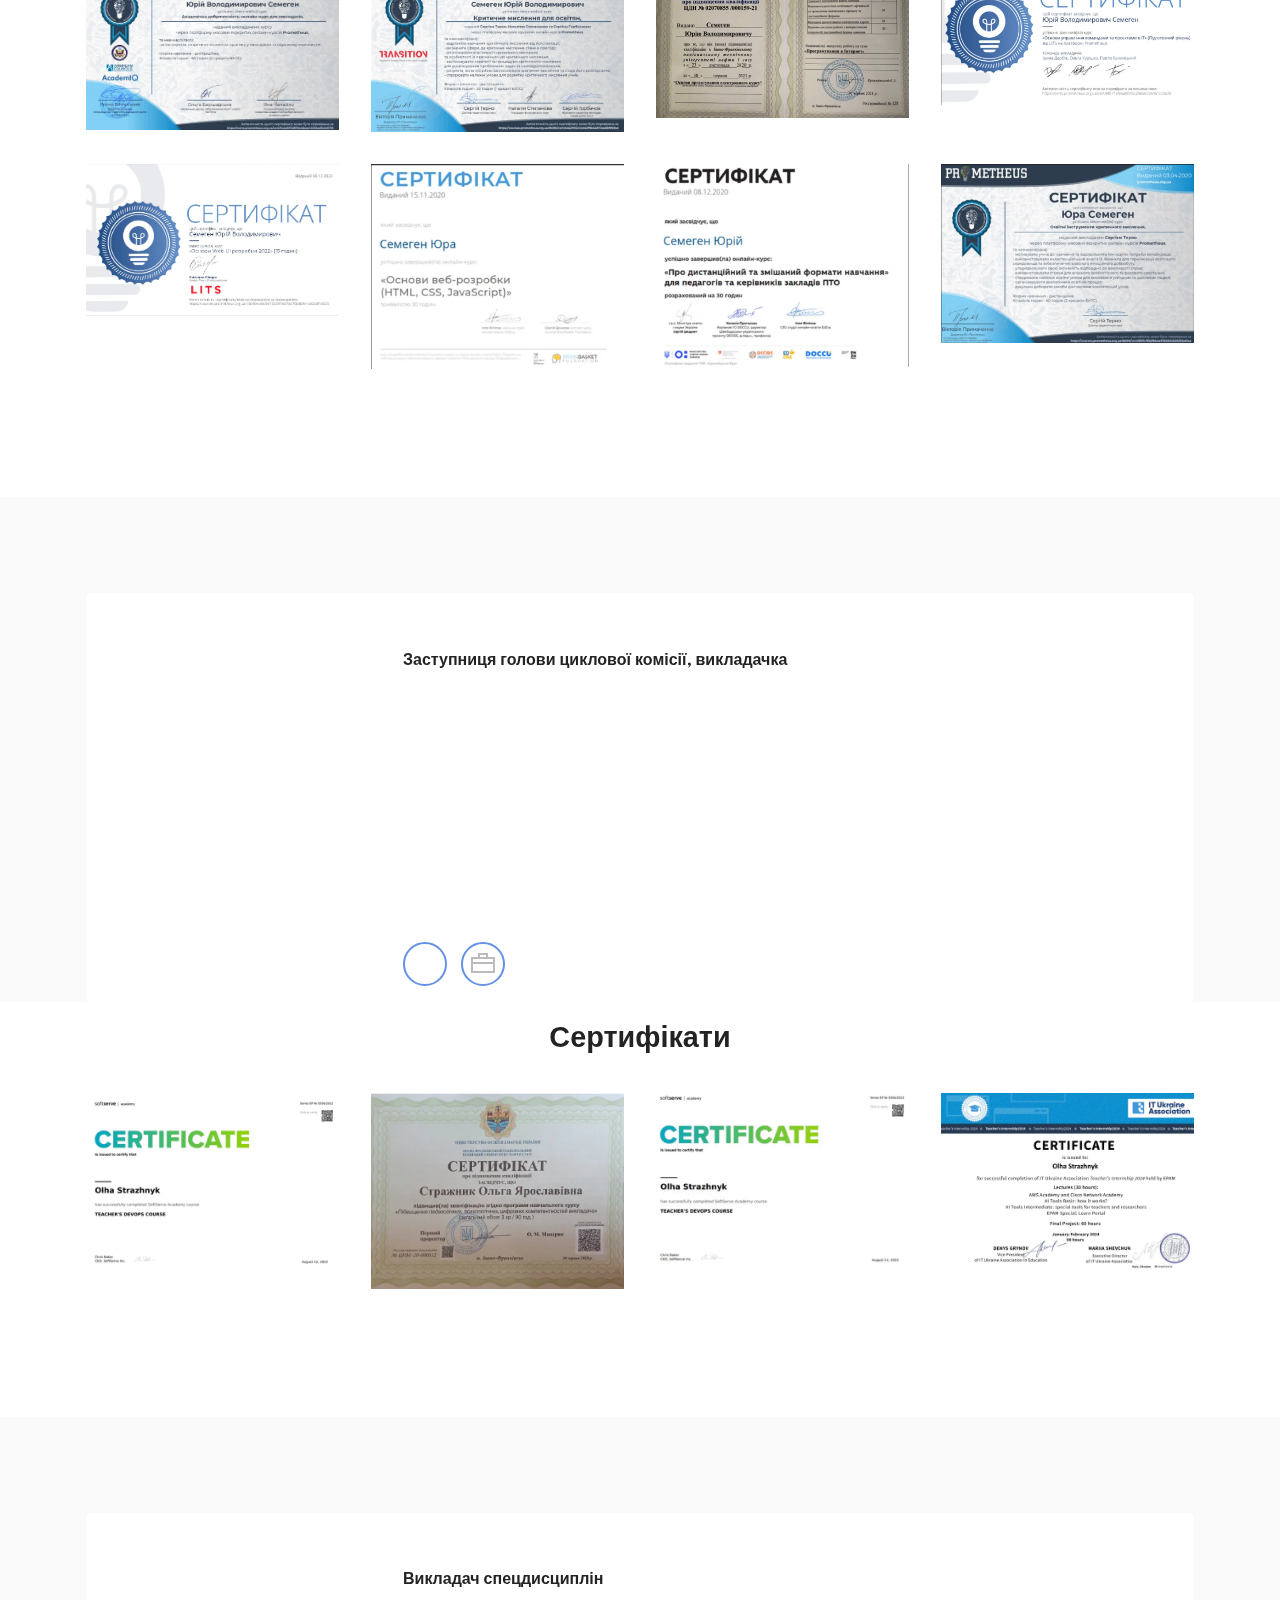
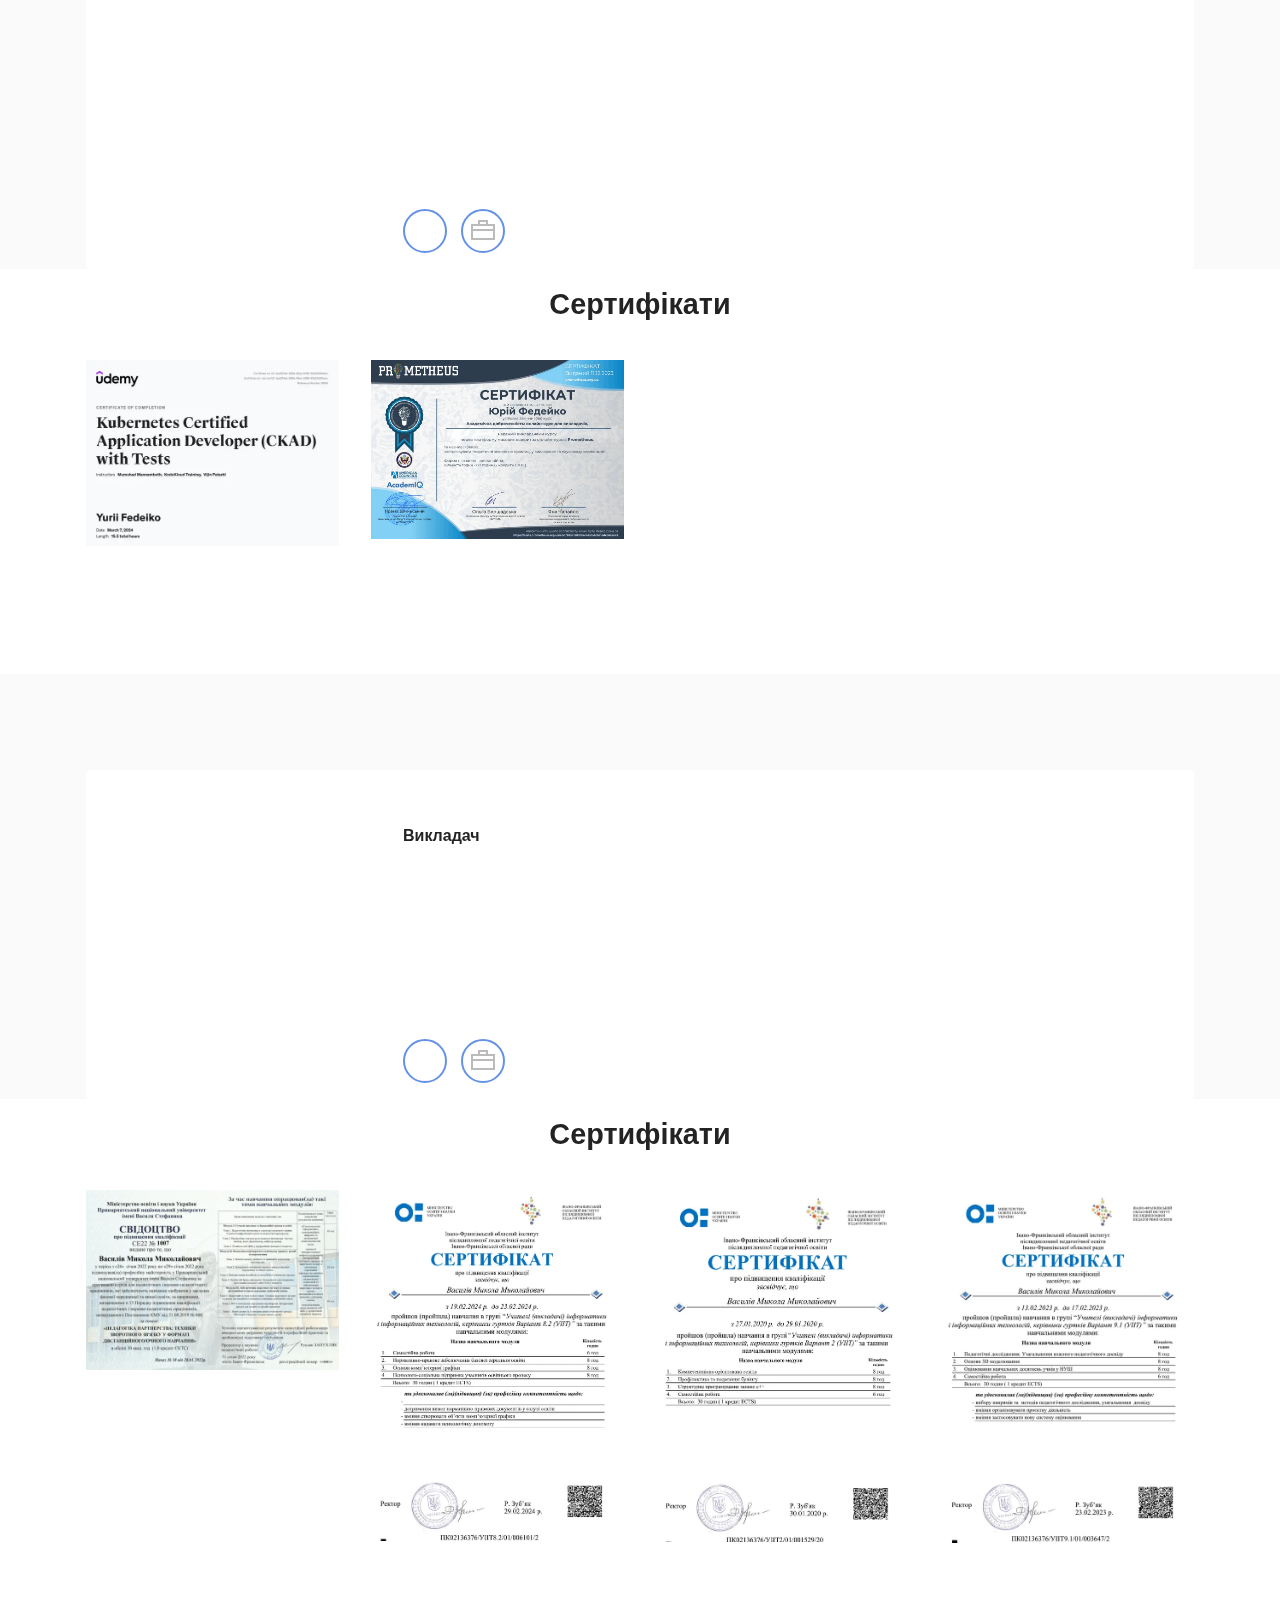
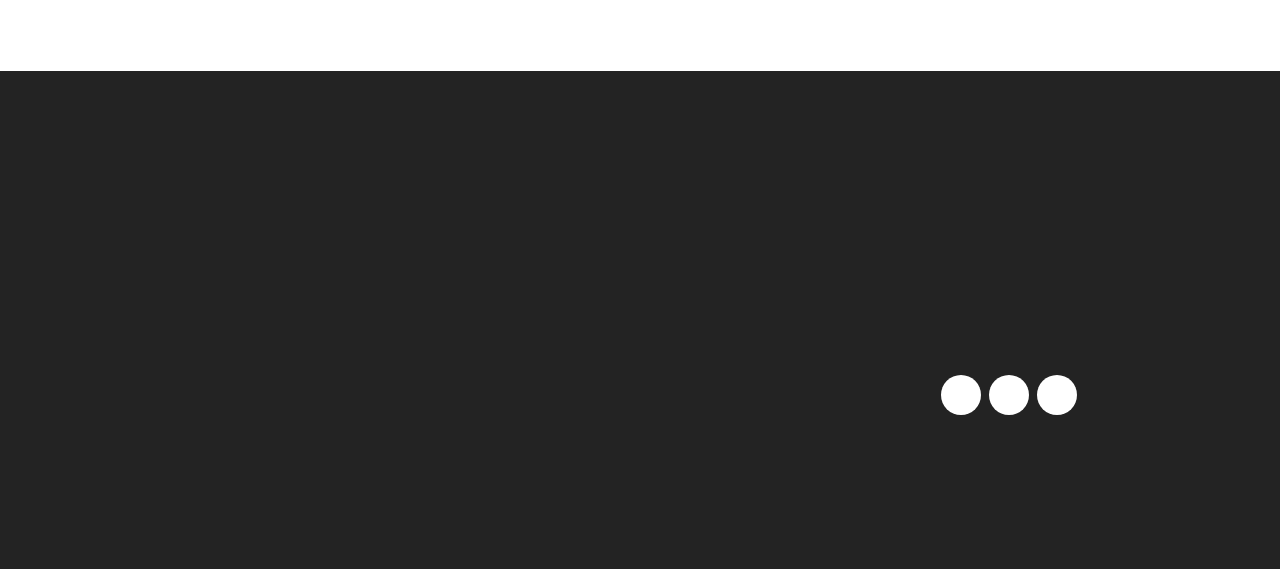
<file: lecturer.html>
<!DOCTYPE html>
<html  >
<head>
  <meta charset="UTF-8">
  <meta http-equiv="X-UA-Compatible" content="IE=edge">
  <meta name="viewport" content="width=device-width, initial-scale=1, minimum-scale=1">
  <link rel="shortcut icon" href="assets/images/mbr-4.png" type="image/x-icon">
  <meta name="description" content="">
  
  
  <title>Викладачі | ЦК "Інформаційних технологій"</title>
  <link rel="stylesheet" href="assets/web/assets/mobirise-icons2/mobirise2.css">
  <link rel="stylesheet" href="assets/bootstrap/css/bootstrap.min.css">
  <link rel="stylesheet" href="assets/bootstrap/css/bootstrap-grid.min.css">
  <link rel="stylesheet" href="assets/bootstrap/css/bootstrap-reboot.min.css">
  <link rel="stylesheet" href="assets/parallax/jarallax.css">
  <link rel="stylesheet" href="assets/animatecss/animate.css">
  <link rel="stylesheet" href="assets/dropdown/css/style.css">
  <link rel="stylesheet" href="assets/socicon/css/styles.css">
  <link rel="stylesheet" href="assets/theme/css/style.css">
  <link rel="preload" href="https://fonts.googleapis.com/css?family=Epilogue:100,200,300,400,500,600,700,800,900,100i,200i,300i,400i,500i,600i,700i,800i,900i&display=swap" as="style" onload="this.onload=null;this.rel='stylesheet'">
  <noscript><link rel="stylesheet" href="https://fonts.googleapis.com/css?family=Epilogue:100,200,300,400,500,600,700,800,900,100i,200i,300i,400i,500i,600i,700i,800i,900i&display=swap"></noscript>
  <link rel="preload" as="style" href="assets/mobirise/css/mbr-additional.css"><link rel="stylesheet" href="assets/mobirise/css/mbr-additional.css" type="text/css">

  
  
  
</head>
<body>
  
  <section data-bs-version="5.1" class="menu menu1 cid-udMJtTlcuB" once="menu" id="menu1-9">
    

    <nav class="navbar navbar-dropdown navbar-fixed-top navbar-expand-lg">
        <div class="container">
            <div class="navbar-brand">
                <span class="navbar-logo">
                    <a href="index.html">
                        <img src="assets/images/mbr-4.webp" alt="logo" style="height: 3rem;">
                    </a>
                </span>
                <span class="navbar-caption-wrap"><a class="navbar-caption text-success text-primary display-4" href="index.html">Циклова комісія "Інформаційних технологій"<br>ВСП ФКЕП</a></span>
            </div>
            <button class="navbar-toggler" type="button" data-toggle="collapse" data-bs-toggle="collapse" data-target="#navbarSupportedContent" data-bs-target="#navbarSupportedContent" aria-controls="navbarNavAltMarkup" aria-expanded="false" aria-label="Toggle navigation">
                <div class="hamburger">
                    <span></span>
                    <span></span>
                    <span></span>
                    <span></span>
                </div>
            </button>
            <div class="collapse navbar-collapse" id="navbarSupportedContent">
                <ul class="navbar-nav nav-dropdown nav-right" data-app-modern-menu="true"><li class="nav-item"><a class="nav-link link text-info text-primary display-4" href="index.html">Головна</a></li><li class="nav-item"><a class="nav-link link text-info text-primary display-4" href="lecturer.html">
                            Викладачі</a></li>
                    <li class="nav-item"><a class="nav-link link text-info text-primary display-4" href="disciplines.html">Дисципліни</a></li>
                    <li class="nav-item"><a class="nav-link link text-info text-primary display-4" href="news.html">Новини</a>
                    </li><li class="nav-item"><a class="nav-link link text-info text-primary display-4" href="feedbacks.html">Відгуки</a></li><li class="nav-item"><a class="nav-link link text-info text-primary display-4" href="gallery.html">Галерея</a></li></ul>
                
                
            </div>
        </div>
    </nav>
</section>

<section data-bs-version="5.1" class="header3 cid-udMJSw2Kfy mbr-fullscreen mbr-parallax-background" id="header3-a">

    

    
    <div class="mbr-overlay" style="opacity: 0.9; background-color: rgb(53, 53, 53);"></div>

    <div class="align-center container">
        <div class="row">
            <div class="col-12 col-lg-9">
                <h1 class="mbr-section-title mbr-fonts-style mb-3 display-1"><strong>Викладачі</strong></h1>
                
                
                <div class="mbr-section-btn mt-3"><a class="btn btn-success display-4" href="lecturer.html#team2-b">Білан Ольга Ярославівна</a> <a class="btn btn-success display-4" href="lecturer.html#team2-g">Балабаник Оксана Костянтинівна</a> <a class="btn btn-success display-4" href="lecturer.html#team2-h">Володка Юлія Ігорівна</a> <a class="btn btn-success display-4" href="lecturer.html#team2-j">Левицький Ігор Володимирович</a> <a class="btn btn-success display-4" href="lecturer.html#team2-l">Розметанюк Оксана Тарасівна</a> <a class="btn btn-success display-4" href="lecturer.html#team2-n">Семеген Юрій Володимирович</a> <a class="btn btn-success display-4" href="lecturer.html#team2-p">Стражник Ольга Ярославівна</a> <a class="btn btn-success display-4" href="lecturer.html#team2-r">Федейко Юрій Володимирович</a> <a class="btn btn-success display-4" href="lecturer.html#team2-t">Василів Микола Миколайович</a></div>
            </div>
        </div>
    </div>
</section>

<section data-bs-version="5.1" class="team2 cid-udRDNa73zc" xmlns="http://www.w3.org/1999/html" id="team2-b">
    

    
    
    <div class="container">
        <div class="item features-image">
            <div class="item-wrapper">
                <div class="row align-items-center">
                    <div class="col-12 col-md-3">
                        <div class="image-wrapper">
                            <img src="assets/images/-596x728.webp" alt="Bilan">
                        </div>
                    </div>
                    <div class="col-12 col-md">
                        <div class="card-box">
                            <h5 class="card-title mbr-fonts-style m-0 mb-3 display-5"><strong>Білан Ольга Ярославівна</strong></h5>
                            <h6 class="card-subtitle mbr-fonts-style mb-3 display-4"><strong>Голова циклової комісії, викладачка спецдисциплін</strong></h6>
                            <p class="mbr-text mbr-fonts-style display-7"><strong>Освіта:</strong> повна вища, Інститут менеджменту та економіки «Галицька Академія», 2008 р.,
<br><strong>Спеціальність:</strong> "Програмне забезпечення автоматизованих систем"
<br><strong>Кваліфікація:</strong> інженер-програміст
<br><strong>Кваліфікаційна категорія:</strong> спеціаліст вищої категорії
<br><strong>Дисципліни, які викладає:</strong> "Конструювання програмного забезпечення", "Основи програмування мовою Python", "Навчальна практика з програмування мовою Python", "Навчальна практика з основ програмування", "Програмування", "Фронтенд розробка та web-дизайн"<br><strong>У коледжі працює з 2003 року</strong><br></p>
                            <div class="social-row display-7">
                                <div class="soc-item">
                                    <a href="mailto:olha.bilan@kep.nung.edu.ua">
                                        <span class="mbr-iconfont socicon-mail socicon"></span>
                                    </a>
                                </div>
                                <div class="soc-item">
                                    
                                        <span class="mbr-iconfont mobi-mbri-briefcase mobi-mbri" style="color: rgb(187, 187, 187); fill: rgb(187, 187, 187);"></span>
                                    
                                </div>
                                
                                
                                
                            </div>
                        </div>
                    </div>
                </div>
            </div>
        </div>
        
        
    </div>
</section>

<section data-bs-version="5.1" class="gallery5 mbr-gallery cid-udRIBIJp1y" id="gallery5-d">
    

    
    

    <div class="container">
        <div class="mbr-section-head">
            <h3 class="mbr-section-title mbr-fonts-style align-center m-0 display-5"><strong>Сертифікати</strong></h3>
            
        </div>
        <div class="row mbr-gallery mt-4">
            <div class="col-12 col-md-6 col-lg-3 item gallery-image">
                <div class="item-wrapper" data-toggle="modal" data-bs-toggle="modal" data-target="#ufgZjYaJ0g-modal" data-bs-target="#ufgZjYaJ0g-modal">
                    <img class="w-100" src="assets/images/2020-596x423.webp" alt="" data-slide-to="0" data-bs-slide-to="0" data-target="#lb-ufgZjYaJ0g" data-bs-target="#lb-ufgZjYaJ0g">
                    <div class="icon-wrapper">
                        <span class="mobi-mbri mobi-mbri-search mbr-iconfont mbr-iconfont-btn"></span>
                    </div>
                </div>
                
            </div>
            <div class="col-12 col-md-6 col-lg-3 item gallery-image">
                <div class="item-wrapper" data-toggle="modal" data-bs-toggle="modal" data-target="#ufgZjYaJ0g-modal" data-bs-target="#ufgZjYaJ0g-modal">
                    <img class="w-100" src="assets/images/2020-2021-596x412.webp" alt="" data-slide-to="1" data-bs-slide-to="1" data-target="#lb-ufgZjYaJ0g" data-bs-target="#lb-ufgZjYaJ0g">
                    <div class="icon-wrapper">
                        <span class="mobi-mbri mobi-mbri-search mbr-iconfont mbr-iconfont-btn"></span>
                    </div>
                </div>
                
            </div>
            <div class="col-12 col-md-6 col-lg-3 item gallery-image">
                <div class="item-wrapper" data-toggle="modal" data-bs-toggle="modal" data-target="#ufgZjYaJ0g-modal" data-bs-target="#ufgZjYaJ0g-modal">
                    <img class="w-100" src="assets/images/2022-596x430.webp" alt="" data-slide-to="2" data-bs-slide-to="2" data-target="#lb-ufgZjYaJ0g" data-bs-target="#lb-ufgZjYaJ0g">
                    <div class="icon-wrapper">
                        <span class="mobi-mbri mobi-mbri-search mbr-iconfont mbr-iconfont-btn"></span>
                    </div>
                </div>
                
            </div>
            <div class="col-12 col-md-6 col-lg-3 item gallery-image">
                <div class="item-wrapper" data-toggle="modal" data-bs-toggle="modal" data-target="#ufgZjYaJ0g-modal" data-bs-target="#ufgZjYaJ0g-modal">
                    <img class="w-100" src="assets/images/2024-596x415.webp" alt="" data-slide-to="3" data-bs-slide-to="3" data-target="#lb-ufgZjYaJ0g" data-bs-target="#lb-ufgZjYaJ0g">
                    <div class="icon-wrapper">
                        <span class="mobi-mbri mobi-mbri-search mbr-iconfont mbr-iconfont-btn"></span>
                    </div>
                </div>
                
            </div><div class="col-12 col-md-6 col-lg-3 item gallery-image">
                <div class="item-wrapper" data-toggle="modal" data-bs-toggle="modal" data-target="#ufgZjYaJ0g-modal" data-bs-target="#ufgZjYaJ0g-modal">
                    <img class="w-100" src="assets/images/screenshot-1-1224x873.webp" alt="" data-slide-to="4" data-bs-slide-to="4" data-target="#lb-ufgZjYaJ0g" data-bs-target="#lb-ufgZjYaJ0g">
                    <div class="icon-wrapper">
                        <span class="mobi-mbri mobi-mbri-search mbr-iconfont mbr-iconfont-btn"></span>
                    </div>
                </div>
                
            </div><div class="col-12 col-md-6 col-lg-3 item gallery-image">
                <div class="item-wrapper" data-toggle="modal" data-bs-toggle="modal" data-target="#ufgZjYaJ0g-modal" data-bs-target="#ufgZjYaJ0g-modal">
                    <img class="w-100" src="assets/images/screenshot-2-1171x820.webp" alt="" data-slide-to="5" data-bs-slide-to="5" data-target="#lb-ufgZjYaJ0g" data-bs-target="#lb-ufgZjYaJ0g">
                    <div class="icon-wrapper">
                        <span class="mobi-mbri mobi-mbri-search mbr-iconfont mbr-iconfont-btn"></span>
                    </div>
                </div>
                
            </div><div class="col-12 col-md-6 col-lg-3 item gallery-image">
                <div class="item-wrapper" data-toggle="modal" data-bs-toggle="modal" data-target="#ufgZjYaJ0g-modal" data-bs-target="#ufgZjYaJ0g-modal">
                    <img class="w-100" src="assets/images/screenshot-3-1167x715.webp" alt="" data-slide-to="6" data-bs-slide-to="6" data-target="#lb-ufgZjYaJ0g" data-bs-target="#lb-ufgZjYaJ0g">
                    <div class="icon-wrapper">
                        <span class="mobi-mbri mobi-mbri-search mbr-iconfont mbr-iconfont-btn"></span>
                    </div>
                </div>
                
            </div><div class="col-12 col-md-6 col-lg-3 item gallery-image">
                <div class="item-wrapper" data-toggle="modal" data-bs-toggle="modal" data-target="#ufgZjYaJ0g-modal" data-bs-target="#ufgZjYaJ0g-modal">
                    <img class="w-100" src="assets/images/-3508x2480.webp" alt="" data-slide-to="7" data-bs-slide-to="7" data-target="#lb-ufgZjYaJ0g" data-bs-target="#lb-ufgZjYaJ0g">
                    <div class="icon-wrapper">
                        <span class="mobi-mbri mobi-mbri-search mbr-iconfont mbr-iconfont-btn"></span>
                    </div>
                </div>
                
            </div><div class="col-12 col-md-6 col-lg-3 item gallery-image">
                <div class="item-wrapper" data-toggle="modal" data-bs-toggle="modal" data-target="#ufgZjYaJ0g-modal" data-bs-target="#ufgZjYaJ0g-modal">
                    <img class="w-100" src="assets/images/-20-10-22-1600x1050.webp" alt="" data-slide-to="8" data-bs-slide-to="8" data-target="#lb-ufgZjYaJ0g" data-bs-target="#lb-ufgZjYaJ0g">
                    <div class="icon-wrapper">
                        <span class="mobi-mbri mobi-mbri-search mbr-iconfont mbr-iconfont-btn"></span>
                    </div>
                </div>
                
            </div>
        </div>

        <div class="modal mbr-slider" tabindex="-1" role="dialog" aria-hidden="true" id="ufgZjYaJ0g-modal">
            <div class="modal-dialog" role="document">
                <div class="modal-content">
                    <div class="modal-body">
                        <div class="carousel slide carousel-fade" id="lb-ufgZjYaJ0g" data-interval="5000" data-bs-interval="5000">
                            <div class="carousel-inner">
                                <div class="carousel-item active">
                                    <img class="d-block w-100" src="assets/images/2020-596x423.webp" alt="">
                                </div>
                                <div class="carousel-item">
                                    <img class="d-block w-100" src="assets/images/2020-2021-596x412.webp" alt="">
                                </div>
                                <div class="carousel-item">
                                    <img class="d-block w-100" src="assets/images/2022-596x430.webp" alt="">
                                </div>
                                <div class="carousel-item">
                                    <img class="d-block w-100" src="assets/images/2024-596x415.webp" alt="">
                                </div><div class="carousel-item">
                                    <img class="d-block w-100" src="assets/images/screenshot-1-1224x873.webp" alt="">
                                </div><div class="carousel-item">
                                    <img class="d-block w-100" src="assets/images/screenshot-2-1171x820.webp" alt="">
                                </div><div class="carousel-item">
                                    <img class="d-block w-100" src="assets/images/screenshot-3-1167x715.webp" alt="">
                                </div><div class="carousel-item">
                                    <img class="d-block w-100" src="assets/images/-3508x2480.webp" alt="">
                                </div><div class="carousel-item">
                                    <img class="d-block w-100" src="assets/images/-20-10-22-1600x1050.webp" alt="">
                                </div>
                            </div>
                            <ol class="carousel-indicators">
                                <li data-slide-to="0" data-bs-slide-to="0" class="active" data-target="#lb-ufgZjYaJ0g" data-bs-target="#lb-ufgZjYaJ0g"></li>
                                <li data-slide-to="1" data-bs-slide-to="1" data-target="#lb-ufgZjYaJ0g" data-bs-target="#lb-ufgZjYaJ0g"></li>
                                <li data-slide-to="2" data-bs-slide-to="2" data-target="#lb-ufgZjYaJ0g" data-bs-target="#lb-ufgZjYaJ0g"></li>
                                <li data-slide-to="3" data-bs-slide-to="3" data-target="#lb-ufgZjYaJ0g" data-bs-target="#lb-ufgZjYaJ0g"></li><li data-slide-to="4" data-bs-slide-to="4" data-target="#lb-ufgZjYaJ0g" data-bs-target="#lb-ufgZjYaJ0g"></li><li data-slide-to="5" data-bs-slide-to="5" data-target="#lb-ufgZjYaJ0g" data-bs-target="#lb-ufgZjYaJ0g"></li><li data-slide-to="6" data-bs-slide-to="6" data-target="#lb-ufgZjYaJ0g" data-bs-target="#lb-ufgZjYaJ0g"></li><li data-slide-to="7" data-bs-slide-to="7" data-target="#lb-ufgZjYaJ0g" data-bs-target="#lb-ufgZjYaJ0g"></li><li data-slide-to="8" data-bs-slide-to="8" data-target="#lb-ufgZjYaJ0g" data-bs-target="#lb-ufgZjYaJ0g"></li>
                            </ol>
                            <a role="button" href="" class="close" data-dismiss="modal" data-bs-dismiss="modal" aria-label="Close">
                            </a>
                            <a class="carousel-control-prev carousel-control" role="button" data-slide="prev" data-bs-slide="prev" href="#lb-ufgZjYaJ0g">
                                <span class="mobi-mbri mobi-mbri-arrow-prev" aria-hidden="true"></span>
                                <span class="sr-only visually-hidden">Previous</span>
                            </a>
                            <a class="carousel-control-next carousel-control" role="button" data-slide="next" data-bs-slide="next" href="#lb-ufgZjYaJ0g">
                                <span class="mobi-mbri mobi-mbri-arrow-next" aria-hidden="true"></span>
                                <span class="sr-only visually-hidden">Next</span>
                            </a>
                        </div>
                    </div>
                </div>
            </div>
        </div>
    </div>
</section>

<section data-bs-version="5.1" class="team2 cid-udRLGc4DG8" xmlns="http://www.w3.org/1999/html" id="team2-g">
    

    
    
    <div class="container">
        <div class="item features-image">
            <div class="item-wrapper">
                <div class="row align-items-center">
                    <div class="col-12 col-md-3">
                        <div class="image-wrapper">
                            <img src="assets/images/-copy-596x710.webp" alt="Balabanyk">
                        </div>
                    </div>
                    <div class="col-12 col-md">
                        <div class="card-box">
                            <h5 class="card-title mbr-fonts-style m-0 mb-3 display-5"><strong>Балабаник Оксана Костянтинівна</strong></h5>
                            <h6 class="card-subtitle mbr-fonts-style mb-3 display-4"><strong>Викладачка спецдисциплін</strong></h6>
                            <p class="mbr-text mbr-fonts-style display-7"><strong>Освіта:</strong> повна вища, Львівський державний університет імені Івана Франка, 1981р.
<br><strong>Спеціальність: </strong>"Прикладна математика"
<br><strong>Кваліфікація:</strong> математик, програміст
<br><strong>Кваліфікаційна категорія:</strong> спеціаліст вищої категорії
<br><strong>Дисципліни, які викладає:</strong> "Технології (основи програмування)", "Комп’ютерні технології та програмування", "Навчальна практика з основ програмування"<br><strong>У коледжі працює з 1995року</strong><br></p>
                            <div class="social-row display-7">
                                <div class="soc-item">
                                    <a href="mailto:oksana.balabanyk@kep.nung.edu.ua">
                                        <span class="mbr-iconfont socicon-mail socicon"></span>
                                    </a>
                                </div>
                                <div class="soc-item">
                                    
                                        <span class="mbr-iconfont mobi-mbri-briefcase mobi-mbri" style="color: rgb(187, 187, 187); fill: rgb(187, 187, 187);"></span>
                                    
                                </div>
                                
                                
                                
                            </div>
                        </div>
                    </div>
                </div>
            </div>
        </div>
        
        
    </div>
</section>

<section data-bs-version="5.1" class="gallery5 mbr-gallery cid-udRKFi3Cmw" id="gallery5-f">
    

    
    

    <div class="container">
        <div class="mbr-section-head">
            <h3 class="mbr-section-title mbr-fonts-style align-center m-0 display-5"><strong>Сертифікати</strong></h3>
            
        </div>
        <div class="row mbr-gallery mt-4">
            <div class="col-12 col-md-6 col-lg-3 item gallery-image">
                <div class="item-wrapper" data-toggle="modal" data-bs-toggle="modal" data-target="#ufgZjYUuM4-modal" data-bs-target="#ufgZjYUuM4-modal">
                    <img class="w-100" src="assets/images/screenshot-9-596x422.webp" alt="" data-slide-to="0" data-bs-slide-to="0" data-target="#lb-ufgZjYUuM4" data-bs-target="#lb-ufgZjYUuM4">
                    <div class="icon-wrapper">
                        <span class="mobi-mbri mobi-mbri-search mbr-iconfont mbr-iconfont-btn"></span>
                    </div>
                </div>
                
            </div>
            
            
            
        </div>

        <div class="modal mbr-slider" tabindex="-1" role="dialog" aria-hidden="true" id="ufgZjYUuM4-modal">
            <div class="modal-dialog" role="document">
                <div class="modal-content">
                    <div class="modal-body">
                        <div class="carousel slide carousel-fade" id="lb-ufgZjYUuM4" data-interval="5000" data-bs-interval="5000">
                            <div class="carousel-inner">
                                <div class="carousel-item active">
                                    <img class="d-block w-100" src="assets/images/screenshot-9-596x422.webp" alt="">
                                </div>
                                
                                
                                
                            </div>
                            <ol class="carousel-indicators">
                                <li data-slide-to="0" data-bs-slide-to="0" class="active" data-target="#lb-ufgZjYUuM4" data-bs-target="#lb-ufgZjYUuM4"></li>
                                
                                
                                
                            </ol>
                            <a role="button" href="" class="close" data-dismiss="modal" data-bs-dismiss="modal" aria-label="Close">
                            </a>
                            <a class="carousel-control-prev carousel-control" role="button" data-slide="prev" data-bs-slide="prev" href="#lb-ufgZjYUuM4">
                                <span class="mobi-mbri mobi-mbri-arrow-prev" aria-hidden="true"></span>
                                <span class="sr-only visually-hidden">Previous</span>
                            </a>
                            <a class="carousel-control-next carousel-control" role="button" data-slide="next" data-bs-slide="next" href="#lb-ufgZjYUuM4">
                                <span class="mobi-mbri mobi-mbri-arrow-next" aria-hidden="true"></span>
                                <span class="sr-only visually-hidden">Next</span>
                            </a>
                        </div>
                    </div>
                </div>
            </div>
        </div>
    </div>
</section>

<section data-bs-version="5.1" class="team2 cid-udRMxcBweP" xmlns="http://www.w3.org/1999/html" id="team2-h">
    

    
    
    <div class="container">
        <div class="item features-image">
            <div class="item-wrapper">
                <div class="row align-items-center">
                    <div class="col-12 col-md-3">
                        <div class="image-wrapper">
                            <img src="assets/images/-218x237.webp" alt="Volodka">
                        </div>
                    </div>
                    <div class="col-12 col-md">
                        <div class="card-box">
                            <h5 class="card-title mbr-fonts-style m-0 mb-3 display-5"><strong>Володка Юлія Ігорівна</strong></h5>
                            <h6 class="card-subtitle mbr-fonts-style mb-3 display-4"><strong>Викладачка спецдисциплін</strong></h6>
                            <p class="mbr-text mbr-fonts-style display-7"><strong>Освіта:</strong> повна вища, Інститут менеджменту та економіки «Галицька Академія», 2007 р.
<br><strong>Спеціальність:</strong> "Програмне забезпечення автоматизованих систем"
<br><strong>Кваліфікація:</strong> інженер-програміст
<br><strong>Кваліфікаційна категорія:</strong> спеціаліст вищої категорії
<br><strong>Дисципліни, які викладає:</strong> "Системи управління базами даних", "Бази даних (частина І)," "Бази даних"<br><strong>У коледжі працює з 2003 року</strong><br></p>
                            <div class="social-row display-7">
                                <div class="soc-item">
                                    <a href="mailto:yuliia.volodka@kep.nung.edu.ua">
                                        <span class="mbr-iconfont socicon-mail socicon"></span>
                                    </a>
                                </div>
                                <div class="soc-item">
                                    
                                        <span class="mbr-iconfont mobi-mbri-briefcase mobi-mbri" style="color: rgb(187, 187, 187); fill: rgb(187, 187, 187);"></span>
                                    
                                </div>
                                
                                
                                
                            </div>
                        </div>
                    </div>
                </div>
            </div>
        </div>
        
        
    </div>
</section>

<section data-bs-version="5.1" class="gallery5 mbr-gallery cid-udRMy4uhAO" id="gallery5-i">
    

    
    

    <div class="container">
        <div class="mbr-section-head">
            <h3 class="mbr-section-title mbr-fonts-style align-center m-0 display-5"><strong>Сертифікати</strong></h3>
            
        </div>
        <div class="row mbr-gallery mt-4">
            <div class="col-12 col-md-6 col-lg-3 item gallery-image">
                <div class="item-wrapper" data-toggle="modal" data-bs-toggle="modal" data-target="#ufgZjZqcw1-modal" data-bs-target="#ufgZjZqcw1-modal">
                    <img class="w-100" src="assets/images/screenshot-4-596x422.webp" alt="" data-slide-to="0" data-bs-slide-to="0" data-target="#lb-ufgZjZqcw1" data-bs-target="#lb-ufgZjZqcw1">
                    <div class="icon-wrapper">
                        <span class="mobi-mbri mobi-mbri-search mbr-iconfont mbr-iconfont-btn"></span>
                    </div>
                </div>
                
            </div><div class="col-12 col-md-6 col-lg-3 item gallery-image">
                <div class="item-wrapper" data-toggle="modal" data-bs-toggle="modal" data-target="#ufgZjZqcw1-modal" data-bs-target="#ufgZjZqcw1-modal">
                    <img class="w-100" src="assets/images/screenshot-1-978x648.webp" alt="" data-slide-to="1" data-bs-slide-to="1" data-target="#lb-ufgZjZqcw1" data-bs-target="#lb-ufgZjZqcw1">
                    <div class="icon-wrapper">
                        <span class="mobi-mbri mobi-mbri-search mbr-iconfont mbr-iconfont-btn"></span>
                    </div>
                </div>
                
            </div><div class="col-12 col-md-6 col-lg-3 item gallery-image">
                <div class="item-wrapper" data-toggle="modal" data-bs-toggle="modal" data-target="#ufgZjZqcw1-modal" data-bs-target="#ufgZjZqcw1-modal">
                    <img class="w-100" src="assets/images/screenshot-2-769x816.webp" alt="" data-slide-to="2" data-bs-slide-to="2" data-target="#lb-ufgZjZqcw1" data-bs-target="#lb-ufgZjZqcw1">
                    <div class="icon-wrapper">
                        <span class="mobi-mbri mobi-mbri-search mbr-iconfont mbr-iconfont-btn"></span>
                    </div>
                </div>
                
            </div>
            
            
            
        </div>

        <div class="modal mbr-slider" tabindex="-1" role="dialog" aria-hidden="true" id="ufgZjZqcw1-modal">
            <div class="modal-dialog" role="document">
                <div class="modal-content">
                    <div class="modal-body">
                        <div class="carousel slide carousel-fade" id="lb-ufgZjZqcw1" data-interval="5000" data-bs-interval="5000">
                            <div class="carousel-inner">
                                <div class="carousel-item active">
                                    <img class="d-block w-100" src="assets/images/screenshot-4-596x422.webp" alt="">
                                </div><div class="carousel-item">
                                    <img class="d-block w-100" src="assets/images/screenshot-1-978x648.webp" alt="">
                                </div><div class="carousel-item">
                                    <img class="d-block w-100" src="assets/images/screenshot-2-769x816.webp" alt="">
                                </div>
                                
                                
                                
                            </div>
                            <ol class="carousel-indicators">
                                <li data-slide-to="0" data-bs-slide-to="0" class="active" data-target="#lb-ufgZjZqcw1" data-bs-target="#lb-ufgZjZqcw1"></li><li data-slide-to="1" data-bs-slide-to="1" class="" data-target="#lb-ufgZjZqcw1" data-bs-target="#lb-ufgZjZqcw1"></li><li data-slide-to="2" data-bs-slide-to="2" class="" data-target="#lb-ufgZjZqcw1" data-bs-target="#lb-ufgZjZqcw1"></li>
                                
                                
                                
                            </ol>
                            <a role="button" href="" class="close" data-dismiss="modal" data-bs-dismiss="modal" aria-label="Close">
                            </a>
                            <a class="carousel-control-prev carousel-control" role="button" data-slide="prev" data-bs-slide="prev" href="#lb-ufgZjZqcw1">
                                <span class="mobi-mbri mobi-mbri-arrow-prev" aria-hidden="true"></span>
                                <span class="sr-only visually-hidden">Previous</span>
                            </a>
                            <a class="carousel-control-next carousel-control" role="button" data-slide="next" data-bs-slide="next" href="#lb-ufgZjZqcw1">
                                <span class="mobi-mbri mobi-mbri-arrow-next" aria-hidden="true"></span>
                                <span class="sr-only visually-hidden">Next</span>
                            </a>
                        </div>
                    </div>
                </div>
            </div>
        </div>
    </div>
</section>

<section data-bs-version="5.1" class="team2 cid-udRNyS3ZRE" xmlns="http://www.w3.org/1999/html" id="team2-j">
    

    
    
    <div class="container">
        <div class="item features-image">
            <div class="item-wrapper">
                <div class="row align-items-center">
                    <div class="col-12 col-md-3">
                        <div class="image-wrapper">
                            <img src="assets/images/-copy-214x282.webp" alt="Levytckyj">
                        </div>
                    </div>
                    <div class="col-12 col-md">
                        <div class="card-box">
                            <h5 class="card-title mbr-fonts-style m-0 mb-3 display-5"><strong>Левицький Ігор Володимирович</strong></h5>
                            <h6 class="card-subtitle mbr-fonts-style mb-3 display-4"><strong>Завідувач відділення “Інженерії програмного забезпечення”, викладач спецдисциплін</strong></h6>
                            <p class="mbr-text mbr-fonts-style display-7"><strong>Освіта:</strong> повна вища, Приватний вищий навчальний заклад «Галицька Академія», 2010 р.
<br><strong>Спеціальність:</strong> "Програмне забезпечення автоматизованих систем"
<br><strong>Кваліфікація:</strong> інженер-програміст
<br><strong>Кваліфікаційна категорія:</strong> спеціаліст вищої категорії
<br><strong>Дисципліни, які викладає:</strong> "Основи програмування мовою Java", "Бази даних (Частина ІІ)", "Навчальна практика з програмування мовою Java"<br><strong>У коледжі працює з 2006 року</strong><br></p>
                            <div class="social-row display-7">
                                <div class="soc-item">
                                    <a href="mailto:ihor.levytskyi@kep.nung.edu.ua">
                                        <span class="mbr-iconfont socicon-mail socicon"></span>
                                    </a>
                                </div>
                                <div class="soc-item">
                                    <a href="assets/files/portfolio.pdf" target="_blank">
                                        <span class="mbr-iconfont mobi-mbri-briefcase mobi-mbri"></span>
                                    </a>
                                </div>
                                
                                
                                
                            </div>
                        </div>
                    </div>
                </div>
            </div>
        </div>
        
        
    </div>
</section>

<section data-bs-version="5.1" class="gallery5 mbr-gallery cid-udRNzJj4iT" id="gallery5-k">
    

    
    

    <div class="container">
        <div class="mbr-section-head">
            <h3 class="mbr-section-title mbr-fonts-style align-center m-0 display-5"><strong>Сертифікати</strong></h3>
            
        </div>
        <div class="row mbr-gallery mt-4">
            <div class="col-12 col-md-6 col-lg-3 item gallery-image">
                <div class="item-wrapper" data-toggle="modal" data-bs-toggle="modal" data-target="#ufgZjZX6rI-modal" data-bs-target="#ufgZjZX6rI-modal">
                    <img class="w-100" src="assets/images/screenshot-1-596x388.webp" alt="" data-slide-to="0" data-bs-slide-to="0" data-target="#lb-ufgZjZX6rI" data-bs-target="#lb-ufgZjZX6rI">
                    <div class="icon-wrapper">
                        <span class="mobi-mbri mobi-mbri-search mbr-iconfont mbr-iconfont-btn"></span>
                    </div>
                </div>
                
            </div><div class="col-12 col-md-6 col-lg-3 item gallery-image">
                <div class="item-wrapper" data-toggle="modal" data-bs-toggle="modal" data-target="#ufgZjZX6rI-modal" data-bs-target="#ufgZjZX6rI-modal">
                    <img class="w-100" src="assets/images/screenshot-2-993x706.webp" alt="" data-slide-to="1" data-bs-slide-to="1" data-target="#lb-ufgZjZX6rI" data-bs-target="#lb-ufgZjZX6rI">
                    <div class="icon-wrapper">
                        <span class="mobi-mbri mobi-mbri-search mbr-iconfont mbr-iconfont-btn"></span>
                    </div>
                </div>
                
            </div><div class="col-12 col-md-6 col-lg-3 item gallery-image">
                <div class="item-wrapper" data-toggle="modal" data-bs-toggle="modal" data-target="#ufgZjZX6rI-modal" data-bs-target="#ufgZjZX6rI-modal">
                    <img class="w-100" src="assets/images/screenshot-5-1079x760.webp" alt="" data-slide-to="2" data-bs-slide-to="2" data-target="#lb-ufgZjZX6rI" data-bs-target="#lb-ufgZjZX6rI">
                    <div class="icon-wrapper">
                        <span class="mobi-mbri mobi-mbri-search mbr-iconfont mbr-iconfont-btn"></span>
                    </div>
                </div>
                
            </div>
            
            
            
        </div>

        <div class="modal mbr-slider" tabindex="-1" role="dialog" aria-hidden="true" id="ufgZjZX6rI-modal">
            <div class="modal-dialog" role="document">
                <div class="modal-content">
                    <div class="modal-body">
                        <div class="carousel slide carousel-fade" id="lb-ufgZjZX6rI" data-interval="5000" data-bs-interval="5000">
                            <div class="carousel-inner">
                                <div class="carousel-item active">
                                    <img class="d-block w-100" src="assets/images/screenshot-1-596x388.webp" alt="">
                                </div><div class="carousel-item">
                                    <img class="d-block w-100" src="assets/images/screenshot-2-993x706.webp" alt="">
                                </div><div class="carousel-item">
                                    <img class="d-block w-100" src="assets/images/screenshot-5-1079x760.webp" alt="">
                                </div>
                                
                                
                                
                            </div>
                            <ol class="carousel-indicators">
                                <li data-slide-to="0" data-bs-slide-to="0" class="active" data-target="#lb-ufgZjZX6rI" data-bs-target="#lb-ufgZjZX6rI"></li><li data-slide-to="1" data-bs-slide-to="1" class="" data-target="#lb-ufgZjZX6rI" data-bs-target="#lb-ufgZjZX6rI"></li><li data-slide-to="2" data-bs-slide-to="2" class="" data-target="#lb-ufgZjZX6rI" data-bs-target="#lb-ufgZjZX6rI"></li>
                                
                                
                                
                            </ol>
                            <a role="button" href="" class="close" data-dismiss="modal" data-bs-dismiss="modal" aria-label="Close">
                            </a>
                            <a class="carousel-control-prev carousel-control" role="button" data-slide="prev" data-bs-slide="prev" href="#lb-ufgZjZX6rI">
                                <span class="mobi-mbri mobi-mbri-arrow-prev" aria-hidden="true"></span>
                                <span class="sr-only visually-hidden">Previous</span>
                            </a>
                            <a class="carousel-control-next carousel-control" role="button" data-slide="next" data-bs-slide="next" href="#lb-ufgZjZX6rI">
                                <span class="mobi-mbri mobi-mbri-arrow-next" aria-hidden="true"></span>
                                <span class="sr-only visually-hidden">Next</span>
                            </a>
                        </div>
                    </div>
                </div>
            </div>
        </div>
    </div>
</section>

<section data-bs-version="5.1" class="team2 cid-udRO8xnSFp" xmlns="http://www.w3.org/1999/html" id="team2-l">
    

    
    
    <div class="container">
        <div class="item features-image">
            <div class="item-wrapper">
                <div class="row align-items-center">
                    <div class="col-12 col-md-3">
                        <div class="image-wrapper">
                            <img src="assets/images/-596x722.webp" alt="Rozmetanyuk">
                        </div>
                    </div>
                    <div class="col-12 col-md">
                        <div class="card-box">
                            <h5 class="card-title mbr-fonts-style m-0 mb-3 display-5"><strong>Розметанюк Оксана Тарасівна</strong></h5>
                            <h6 class="card-subtitle mbr-fonts-style mb-3 display-4"><strong>Викладачка спецдисциплін</strong></h6>
                            <p class="mbr-text mbr-fonts-style display-7"><strong>Освіта:</strong> повна вища, Івано-Франківський інститут нафти і газу, 1989 р., Інститут післядипломної освіти Івано-Франківського національного університету нафти і газу, 2005р.,
<br><strong>Спеціальність:</strong> "Технологія машинобудування, металорізальні верстати та інструменти", "Програмне забезпечення автоматизованих систем"
<br><strong>Кваліфікація:</strong> інженер-механік, інженер-програміст
<br><strong>Кваліфікаційна категорія:</strong> спеціаліст вищої категорії
<br><strong>Дисципліни, які викладає:</strong> "Об'єктно-орієнтоване програмування", "Програмування інформаційно-вимірювальної техніки", "Основи програмування", "Основи програмування верстатів з ЧПК"<br><strong>У коледжі працює з 2002 року</strong><br></p>
                            <div class="social-row display-7">
                                <div class="soc-item">
                                    <a href="mailto:oksana.rozmetaniuk@kep.nung.edu.ua">
                                        <span class="mbr-iconfont socicon-mail socicon"></span>
                                    </a>
                                </div>
                                <div class="soc-item">
                                    
                                        <span class="mbr-iconfont mobi-mbri-briefcase mobi-mbri" style="color: rgb(187, 187, 187); fill: rgb(187, 187, 187);"></span>
                                    
                                </div>
                                
                                
                                
                            </div>
                        </div>
                    </div>
                </div>
            </div>
        </div>
        
        
    </div>
</section>

<section data-bs-version="5.1" class="gallery5 mbr-gallery cid-udRO9ce3DG" id="gallery5-m">
    

    
    

    <div class="container">
        <div class="mbr-section-head">
            <h3 class="mbr-section-title mbr-fonts-style align-center m-0 display-5"><strong>Сертифікати</strong></h3>
            
        </div>
        <div class="row mbr-gallery mt-4">
            <div class="col-12 col-md-6 col-lg-3 item gallery-image">
                <div class="item-wrapper" data-toggle="modal" data-bs-toggle="modal" data-target="#ufgZk0xhPd-modal" data-bs-target="#ufgZk0xhPd-modal">
                    <img class="w-100" src="assets/images/screenshot-1-596x408.webp" alt="" data-slide-to="0" data-bs-slide-to="0" data-target="#lb-ufgZk0xhPd" data-bs-target="#lb-ufgZk0xhPd">
                    <div class="icon-wrapper">
                        <span class="mobi-mbri mobi-mbri-search mbr-iconfont mbr-iconfont-btn"></span>
                    </div>
                </div>
                
            </div><div class="col-12 col-md-6 col-lg-3 item gallery-image">
                <div class="item-wrapper" data-toggle="modal" data-bs-toggle="modal" data-target="#ufgZk0xhPd-modal" data-bs-target="#ufgZk0xhPd-modal">
                    <img class="w-100" src="assets/images/screenshot-2-991x705.webp" alt="" data-slide-to="1" data-bs-slide-to="1" data-target="#lb-ufgZk0xhPd" data-bs-target="#lb-ufgZk0xhPd">
                    <div class="icon-wrapper">
                        <span class="mobi-mbri mobi-mbri-search mbr-iconfont mbr-iconfont-btn"></span>
                    </div>
                </div>
                
            </div><div class="col-12 col-md-6 col-lg-3 item gallery-image">
                <div class="item-wrapper" data-toggle="modal" data-bs-toggle="modal" data-target="#ufgZk0xhPd-modal" data-bs-target="#ufgZk0xhPd-modal">
                    <img class="w-100" src="assets/images/screenshot-3-1002x649.webp" alt="" data-slide-to="2" data-bs-slide-to="2" data-target="#lb-ufgZk0xhPd" data-bs-target="#lb-ufgZk0xhPd">
                    <div class="icon-wrapper">
                        <span class="mobi-mbri mobi-mbri-search mbr-iconfont mbr-iconfont-btn"></span>
                    </div>
                </div>
                
            </div>
            
            
            
        </div>

        <div class="modal mbr-slider" tabindex="-1" role="dialog" aria-hidden="true" id="ufgZk0xhPd-modal">
            <div class="modal-dialog" role="document">
                <div class="modal-content">
                    <div class="modal-body">
                        <div class="carousel slide carousel-fade" id="lb-ufgZk0xhPd" data-interval="5000" data-bs-interval="5000">
                            <div class="carousel-inner">
                                <div class="carousel-item active">
                                    <img class="d-block w-100" src="assets/images/screenshot-1-596x408.webp" alt="">
                                </div><div class="carousel-item">
                                    <img class="d-block w-100" src="assets/images/screenshot-2-991x705.webp" alt="">
                                </div><div class="carousel-item">
                                    <img class="d-block w-100" src="assets/images/screenshot-3-1002x649.webp" alt="">
                                </div>
                                
                                
                                
                            </div>
                            <ol class="carousel-indicators">
                                <li data-slide-to="0" data-bs-slide-to="0" class="active" data-target="#lb-ufgZk0xhPd" data-bs-target="#lb-ufgZk0xhPd"></li><li data-slide-to="1" data-bs-slide-to="1" class="" data-target="#lb-ufgZk0xhPd" data-bs-target="#lb-ufgZk0xhPd"></li><li data-slide-to="2" data-bs-slide-to="2" class="" data-target="#lb-ufgZk0xhPd" data-bs-target="#lb-ufgZk0xhPd"></li>
                                
                                
                                
                            </ol>
                            <a role="button" href="" class="close" data-dismiss="modal" data-bs-dismiss="modal" aria-label="Close">
                            </a>
                            <a class="carousel-control-prev carousel-control" role="button" data-slide="prev" data-bs-slide="prev" href="#lb-ufgZk0xhPd">
                                <span class="mobi-mbri mobi-mbri-arrow-prev" aria-hidden="true"></span>
                                <span class="sr-only visually-hidden">Previous</span>
                            </a>
                            <a class="carousel-control-next carousel-control" role="button" data-slide="next" data-bs-slide="next" href="#lb-ufgZk0xhPd">
                                <span class="mobi-mbri mobi-mbri-arrow-next" aria-hidden="true"></span>
                                <span class="sr-only visually-hidden">Next</span>
                            </a>
                        </div>
                    </div>
                </div>
            </div>
        </div>
    </div>
</section>

<section data-bs-version="5.1" class="team2 cid-udRONSL6MW" xmlns="http://www.w3.org/1999/html" id="team2-n">
    

    
    
    <div class="container">
        <div class="item features-image">
            <div class="item-wrapper">
                <div class="row align-items-center">
                    <div class="col-12 col-md-3">
                        <div class="image-wrapper">
                            <img src="assets/images/-596x746.webp" alt="Semegen">
                        </div>
                    </div>
                    <div class="col-12 col-md">
                        <div class="card-box">
                            <h5 class="card-title mbr-fonts-style m-0 mb-3 display-5"><strong>Семеген Юрій Володимирович</strong></h5>
                            <h6 class="card-subtitle mbr-fonts-style mb-3 display-4"><strong>Викладач спецдисциплін</strong></h6>
                            <p class="mbr-text mbr-fonts-style display-7"><strong>Освіта: </strong>повна вища, Національний університет «Львівська політехніка», 2008 р.,
<br><strong>Спеціальність:</strong> "Програмне забезпечення автоматизованих систем"
<br><strong>Кваліфікація:</strong> інженер-програміст
<br><strong>Кваліфікаційна категорія:</strong> спеціаліст вищої категорії
<br><strong>Дисципліни, які викладає:</strong> "Програмування в Інтернет", "Мови програмування для Web", "Людино-машинна взаємодія", "Проєктний практикум", "Системи контролю версій"<br><strong>У коледжі працює з 2005 року</strong><br></p>
                            <div class="social-row display-7">
                                <div class="soc-item">
                                    <a href="mailto:yurii.semehen@kep.nung.edu.ua">
                                        <span class="mbr-iconfont socicon-mail socicon"></span>
                                    </a>
                                </div>
                                <div class="soc-item">
                                    <a href="assets/files/Portfolio_Semegen.pdf" target="_blank">
                                        <span class="mbr-iconfont mobi-mbri-briefcase mobi-mbri"></span>
                                    </a>
                                </div>
                                
                                
                                
                            </div>
                        </div>
                    </div>
                </div>
            </div>
        </div>
        
        
    </div>
</section>

<section data-bs-version="5.1" class="gallery5 mbr-gallery cid-udROOzbDYw" id="gallery5-o">
    

    
    

    <div class="container">
        <div class="mbr-section-head">
            <h3 class="mbr-section-title mbr-fonts-style align-center m-0 display-5"><strong>Сертифікати</strong></h3>
            
        </div>
        <div class="row mbr-gallery mt-4">
            <div class="col-12 col-md-6 col-lg-3 item gallery-image">
                <div class="item-wrapper" data-toggle="modal" data-bs-toggle="modal" data-target="#ufgZk16iZs-modal" data-bs-target="#ufgZk16iZs-modal">
                    <img class="w-100" src="assets/images/screenshot-1-596x415.webp" alt="" data-slide-to="0" data-bs-slide-to="0" data-target="#lb-ufgZk16iZs" data-bs-target="#lb-ufgZk16iZs">
                    <div class="icon-wrapper">
                        <span class="mobi-mbri mobi-mbri-search mbr-iconfont mbr-iconfont-btn"></span>
                    </div>
                </div>
                
            </div><div class="col-12 col-md-6 col-lg-3 item gallery-image">
                <div class="item-wrapper" data-toggle="modal" data-bs-toggle="modal" data-target="#ufgZk16iZs-modal" data-bs-target="#ufgZk16iZs-modal">
                    <img class="w-100" src="assets/images/screenshot-2-1276x901.webp" alt="" data-slide-to="1" data-bs-slide-to="1" data-target="#lb-ufgZk16iZs" data-bs-target="#lb-ufgZk16iZs">
                    <div class="icon-wrapper">
                        <span class="mobi-mbri mobi-mbri-search mbr-iconfont mbr-iconfont-btn"></span>
                    </div>
                </div>
                
            </div><div class="col-12 col-md-6 col-lg-3 item gallery-image">
                <div class="item-wrapper" data-toggle="modal" data-bs-toggle="modal" data-target="#ufgZk16iZs-modal" data-bs-target="#ufgZk16iZs-modal">
                    <img class="w-100" src="assets/images/screenshot-3-1005x655.webp" alt="" data-slide-to="2" data-bs-slide-to="2" data-target="#lb-ufgZk16iZs" data-bs-target="#lb-ufgZk16iZs">
                    <div class="icon-wrapper">
                        <span class="mobi-mbri mobi-mbri-search mbr-iconfont mbr-iconfont-btn"></span>
                    </div>
                </div>
                
            </div><div class="col-12 col-md-6 col-lg-3 item gallery-image">
                <div class="item-wrapper" data-toggle="modal" data-bs-toggle="modal" data-target="#ufgZk16iZs-modal" data-bs-target="#ufgZk16iZs-modal">
                    <img class="w-100" src="assets/images/screenshot-4-949x569.webp" alt="" data-slide-to="3" data-bs-slide-to="3" data-target="#lb-ufgZk16iZs" data-bs-target="#lb-ufgZk16iZs">
                    <div class="icon-wrapper">
                        <span class="mobi-mbri mobi-mbri-search mbr-iconfont mbr-iconfont-btn"></span>
                    </div>
                </div>
                
            </div><div class="col-12 col-md-6 col-lg-3 item gallery-image">
                <div class="item-wrapper" data-toggle="modal" data-bs-toggle="modal" data-target="#ufgZk16iZs-modal" data-bs-target="#ufgZk16iZs-modal">
                    <img class="w-100" src="assets/images/screenshot-5-1279x770.webp" alt="" data-slide-to="4" data-bs-slide-to="4" data-target="#lb-ufgZk16iZs" data-bs-target="#lb-ufgZk16iZs">
                    <div class="icon-wrapper">
                        <span class="mobi-mbri mobi-mbri-search mbr-iconfont mbr-iconfont-btn"></span>
                    </div>
                </div>
                
            </div><div class="col-12 col-md-6 col-lg-3 item gallery-image">
                <div class="item-wrapper" data-toggle="modal" data-bs-toggle="modal" data-target="#ufgZk16iZs-modal" data-bs-target="#ufgZk16iZs-modal">
                    <img class="w-100" src="assets/images/screenshot-6-700x568.webp" alt="" data-slide-to="5" data-bs-slide-to="5" data-target="#lb-ufgZk16iZs" data-bs-target="#lb-ufgZk16iZs">
                    <div class="icon-wrapper">
                        <span class="mobi-mbri mobi-mbri-search mbr-iconfont mbr-iconfont-btn"></span>
                    </div>
                </div>
                
            </div><div class="col-12 col-md-6 col-lg-3 item gallery-image">
                <div class="item-wrapper" data-toggle="modal" data-bs-toggle="modal" data-target="#ufgZk16iZs-modal" data-bs-target="#ufgZk16iZs-modal">
                    <img class="w-100" src="assets/images/screenshot-7-710x570.webp" alt="" data-slide-to="6" data-bs-slide-to="6" data-target="#lb-ufgZk16iZs" data-bs-target="#lb-ufgZk16iZs">
                    <div class="icon-wrapper">
                        <span class="mobi-mbri mobi-mbri-search mbr-iconfont mbr-iconfont-btn"></span>
                    </div>
                </div>
                
            </div><div class="col-12 col-md-6 col-lg-3 item gallery-image">
                <div class="item-wrapper" data-toggle="modal" data-bs-toggle="modal" data-target="#ufgZk16iZs-modal" data-bs-target="#ufgZk16iZs-modal">
                    <img class="w-100" src="assets/images/screenshot-8-830x586.webp" alt="" data-slide-to="7" data-bs-slide-to="7" data-target="#lb-ufgZk16iZs" data-bs-target="#lb-ufgZk16iZs">
                    <div class="icon-wrapper">
                        <span class="mobi-mbri mobi-mbri-search mbr-iconfont mbr-iconfont-btn"></span>
                    </div>
                </div>
                
            </div>
            
            
            
        </div>

        <div class="modal mbr-slider" tabindex="-1" role="dialog" aria-hidden="true" id="ufgZk16iZs-modal">
            <div class="modal-dialog" role="document">
                <div class="modal-content">
                    <div class="modal-body">
                        <div class="carousel slide carousel-fade" id="lb-ufgZk16iZs" data-interval="5000" data-bs-interval="5000">
                            <div class="carousel-inner">
                                <div class="carousel-item active">
                                    <img class="d-block w-100" src="assets/images/screenshot-1-596x415.webp" alt="">
                                </div><div class="carousel-item">
                                    <img class="d-block w-100" src="assets/images/screenshot-2-1276x901.webp" alt="">
                                </div><div class="carousel-item">
                                    <img class="d-block w-100" src="assets/images/screenshot-3-1005x655.webp" alt="">
                                </div><div class="carousel-item">
                                    <img class="d-block w-100" src="assets/images/screenshot-4-949x569.webp" alt="">
                                </div><div class="carousel-item">
                                    <img class="d-block w-100" src="assets/images/screenshot-5-1279x770.webp" alt="">
                                </div><div class="carousel-item">
                                    <img class="d-block w-100" src="assets/images/screenshot-6-700x568.webp" alt="">
                                </div><div class="carousel-item">
                                    <img class="d-block w-100" src="assets/images/screenshot-7-710x570.webp" alt="">
                                </div><div class="carousel-item">
                                    <img class="d-block w-100" src="assets/images/screenshot-8-830x586.webp" alt="">
                                </div>
                                
                                
                                
                            </div>
                            <ol class="carousel-indicators">
                                <li data-slide-to="0" data-bs-slide-to="0" class="active" data-target="#lb-ufgZk16iZs" data-bs-target="#lb-ufgZk16iZs"></li><li data-slide-to="1" data-bs-slide-to="1" class="" data-target="#lb-ufgZk16iZs" data-bs-target="#lb-ufgZk16iZs"></li><li data-slide-to="2" data-bs-slide-to="2" class="" data-target="#lb-ufgZk16iZs" data-bs-target="#lb-ufgZk16iZs"></li><li data-slide-to="3" data-bs-slide-to="3" class="" data-target="#lb-ufgZk16iZs" data-bs-target="#lb-ufgZk16iZs"></li><li data-slide-to="4" data-bs-slide-to="4" class="" data-target="#lb-ufgZk16iZs" data-bs-target="#lb-ufgZk16iZs"></li><li data-slide-to="5" data-bs-slide-to="5" class="" data-target="#lb-ufgZk16iZs" data-bs-target="#lb-ufgZk16iZs"></li><li data-slide-to="6" data-bs-slide-to="6" class="" data-target="#lb-ufgZk16iZs" data-bs-target="#lb-ufgZk16iZs"></li><li data-slide-to="7" data-bs-slide-to="7" class="" data-target="#lb-ufgZk16iZs" data-bs-target="#lb-ufgZk16iZs"></li>
                                
                                
                                
                            </ol>
                            <a role="button" href="" class="close" data-dismiss="modal" data-bs-dismiss="modal" aria-label="Close">
                            </a>
                            <a class="carousel-control-prev carousel-control" role="button" data-slide="prev" data-bs-slide="prev" href="#lb-ufgZk16iZs">
                                <span class="mobi-mbri mobi-mbri-arrow-prev" aria-hidden="true"></span>
                                <span class="sr-only visually-hidden">Previous</span>
                            </a>
                            <a class="carousel-control-next carousel-control" role="button" data-slide="next" data-bs-slide="next" href="#lb-ufgZk16iZs">
                                <span class="mobi-mbri mobi-mbri-arrow-next" aria-hidden="true"></span>
                                <span class="sr-only visually-hidden">Next</span>
                            </a>
                        </div>
                    </div>
                </div>
            </div>
        </div>
    </div>
</section>

<section data-bs-version="5.1" class="team2 cid-udRQ33tR89" xmlns="http://www.w3.org/1999/html" id="team2-p">
    

    
    
    <div class="container">
        <div class="item features-image">
            <div class="item-wrapper">
                <div class="row align-items-center">
                    <div class="col-12 col-md-3">
                        <div class="image-wrapper">
                            <img src="assets/images/-596x795.webp" alt="Strazhnyk">
                        </div>
                    </div>
                    <div class="col-12 col-md">
                        <div class="card-box">
                            <h5 class="card-title mbr-fonts-style m-0 mb-3 display-5"><strong>Стражник Ольга Ярославівна</strong></h5>
                            <h6 class="card-subtitle mbr-fonts-style mb-3 display-4"><strong>Заступниця голови циклової комісії, викладачка</strong></h6>
                            <p class="mbr-text mbr-fonts-style display-7"><strong>Освіта:</strong> повна вища, Івано-Франківський університет імені Василя Стефаника, 1998 р., ІФНТУНГ, 2005 р.
<br><strong>Спеціальність:</strong> "Математика, інформатика"
<br><strong>Кваліфікація:</strong> математик, викладач математики, інженер-програміст
<br><strong>Кваліфікаційна категорія:</strong> спеціаліст вищої категорії
<br><strong>Дисципліни, які викладає:</strong> "Основи програмної інженерії", "Навчальна практика з програмної інженерії", "Технології (інформаційні системи та структури даних)", "Інформатика", "Основи програмування мовою Python", "Основи WEB-технологій"<br><strong>У коледжі працює з 1999 року</strong><br></p>
                            <div class="social-row display-7">
                                <div class="soc-item">
                                    <a href="mailto:olha.strazhnyk@kep.nung.edu.ua">
                                        <span class="mbr-iconfont socicon-mail socicon"></span>
                                    </a>
                                </div>
                                <div class="soc-item">
                                    
                                        <span class="mbr-iconfont mobi-mbri-briefcase mobi-mbri" style="color: rgb(187, 187, 187); fill: rgb(187, 187, 187);"></span>
                                    
                                </div>
                                
                                
                                
                            </div>
                        </div>
                    </div>
                </div>
            </div>
        </div>
        
        
    </div>
</section>

<section data-bs-version="5.1" class="gallery5 mbr-gallery cid-udRQ3Etz4V" id="gallery5-q">
    

    
    

    <div class="container">
        <div class="mbr-section-head">
            <h3 class="mbr-section-title mbr-fonts-style align-center m-0 display-5"><strong>Сертифікати</strong></h3>
            
        </div>
        <div class="row mbr-gallery mt-4">
            <div class="col-12 col-md-6 col-lg-3 item gallery-image">
                <div class="item-wrapper" data-toggle="modal" data-bs-toggle="modal" data-target="#ufgZk1S3J3-modal" data-bs-target="#ufgZk1S3J3-modal">
                    <img class="w-100" src="assets/images/screenshot-1-596x416.webp" alt="" data-slide-to="0" data-bs-slide-to="0" data-target="#lb-ufgZk1S3J3" data-bs-target="#lb-ufgZk1S3J3">
                    <div class="icon-wrapper">
                        <span class="mobi-mbri mobi-mbri-search mbr-iconfont mbr-iconfont-btn"></span>
                    </div>
                </div>
                
            </div>
            <div class="col-12 col-md-6 col-lg-3 item gallery-image">
                <div class="item-wrapper" data-toggle="modal" data-bs-toggle="modal" data-target="#ufgZk1S3J3-modal" data-bs-target="#ufgZk1S3J3-modal">
                    <img class="w-100" src="assets/images/screenshot-2-477x672.webp" alt="" data-slide-to="1" data-bs-slide-to="1" data-target="#lb-ufgZk1S3J3" data-bs-target="#lb-ufgZk1S3J3">
                    <div class="icon-wrapper">
                        <span class="mobi-mbri mobi-mbri-search mbr-iconfont mbr-iconfont-btn"></span>
                    </div>
                </div>
                
            </div>
            <div class="col-12 col-md-6 col-lg-3 item gallery-image">
                <div class="item-wrapper" data-toggle="modal" data-bs-toggle="modal" data-target="#ufgZk1S3J3-modal" data-bs-target="#ufgZk1S3J3-modal">
                    <img class="w-100" src="assets/images/screenshot-3-596x412.webp" alt="" data-slide-to="2" data-bs-slide-to="2" data-target="#lb-ufgZk1S3J3" data-bs-target="#lb-ufgZk1S3J3">
                    <div class="icon-wrapper">
                        <span class="mobi-mbri mobi-mbri-search mbr-iconfont mbr-iconfont-btn"></span>
                    </div>
                </div>
                
            </div>
            <div class="col-12 col-md-6 col-lg-3 item gallery-image">
                <div class="item-wrapper" data-toggle="modal" data-bs-toggle="modal" data-target="#ufgZk1S3J3-modal" data-bs-target="#ufgZk1S3J3-modal">
                    <img class="w-100" src="assets/images/screenshot-4-596x419.webp" alt="" data-slide-to="3" data-bs-slide-to="3" data-target="#lb-ufgZk1S3J3" data-bs-target="#lb-ufgZk1S3J3">
                    <div class="icon-wrapper">
                        <span class="mobi-mbri mobi-mbri-search mbr-iconfont mbr-iconfont-btn"></span>
                    </div>
                </div>
                
            </div>
        </div>

        <div class="modal mbr-slider" tabindex="-1" role="dialog" aria-hidden="true" id="ufgZk1S3J3-modal">
            <div class="modal-dialog" role="document">
                <div class="modal-content">
                    <div class="modal-body">
                        <div class="carousel slide carousel-fade" id="lb-ufgZk1S3J3" data-interval="5000" data-bs-interval="5000">
                            <div class="carousel-inner">
                                <div class="carousel-item active">
                                    <img class="d-block w-100" src="assets/images/screenshot-1-596x416.webp" alt="">
                                </div>
                                <div class="carousel-item">
                                    <img class="d-block w-100" src="assets/images/screenshot-2-477x672.webp" alt="">
                                </div>
                                <div class="carousel-item">
                                    <img class="d-block w-100" src="assets/images/screenshot-3-596x412.webp" alt="">
                                </div>
                                <div class="carousel-item">
                                    <img class="d-block w-100" src="assets/images/screenshot-4-596x419.webp" alt="">
                                </div>
                            </div>
                            <ol class="carousel-indicators">
                                <li data-slide-to="0" data-bs-slide-to="0" class="active" data-target="#lb-ufgZk1S3J3" data-bs-target="#lb-ufgZk1S3J3"></li>
                                <li data-slide-to="1" data-bs-slide-to="1" data-target="#lb-ufgZk1S3J3" data-bs-target="#lb-ufgZk1S3J3"></li>
                                <li data-slide-to="2" data-bs-slide-to="2" data-target="#lb-ufgZk1S3J3" data-bs-target="#lb-ufgZk1S3J3"></li>
                                <li data-slide-to="3" data-bs-slide-to="3" data-target="#lb-ufgZk1S3J3" data-bs-target="#lb-ufgZk1S3J3"></li>
                            </ol>
                            <a role="button" href="" class="close" data-dismiss="modal" data-bs-dismiss="modal" aria-label="Close">
                            </a>
                            <a class="carousel-control-prev carousel-control" role="button" data-slide="prev" data-bs-slide="prev" href="#lb-ufgZk1S3J3">
                                <span class="mobi-mbri mobi-mbri-arrow-prev" aria-hidden="true"></span>
                                <span class="sr-only visually-hidden">Previous</span>
                            </a>
                            <a class="carousel-control-next carousel-control" role="button" data-slide="next" data-bs-slide="next" href="#lb-ufgZk1S3J3">
                                <span class="mobi-mbri mobi-mbri-arrow-next" aria-hidden="true"></span>
                                <span class="sr-only visually-hidden">Next</span>
                            </a>
                        </div>
                    </div>
                </div>
            </div>
        </div>
    </div>
</section>

<section data-bs-version="5.1" class="team2 cid-udRRaBHtZv" xmlns="http://www.w3.org/1999/html" id="team2-r">
    

    
    
    <div class="container">
        <div class="item features-image">
            <div class="item-wrapper">
                <div class="row align-items-center">
                    <div class="col-12 col-md-3">
                        <div class="image-wrapper">
                            <img src="assets/images/-202x246.webp" alt="Bilan">
                        </div>
                    </div>
                    <div class="col-12 col-md">
                        <div class="card-box">
                            <h5 class="card-title mbr-fonts-style m-0 mb-3 display-5"><strong>Федейко Юрій Володимирович</strong></h5>
                            <h6 class="card-subtitle mbr-fonts-style mb-3 display-4"><strong>Викладач спецдисциплін</strong></h6>
                            <p class="mbr-text mbr-fonts-style display-7"><strong>Освіта:</strong> повна вища, Київський політехнійчний інститут імені Ігоря Сікорського, 2021 р.
<br><strong>Спеціальність:</strong> "Системний аналіз"
<br><strong>Кваліфікація:</strong> магістр з інформаційних технологій
<br><strong>Кваліфікаційна категорія:</strong> спеціаліст
<br><strong>Дисципліни, які викладає:</strong> "Об'єктно-орієнтоване програмування", "Навчальна практика з основ програмування", "Навчальна практика з комп’ютерних технологій"<br><strong>У коледжі працює з 2022 року</strong><br></p>
                            <div class="social-row display-7">
                                <div class="soc-item">
                                    <a href="mailto:yurii.fedeiko@kep.nung.edu.ua">
                                        <span class="mbr-iconfont socicon-mail socicon"></span>
                                    </a>
                                </div>
                                <div class="soc-item">
                                    
                                        <span class="mbr-iconfont mobi-mbri-briefcase mobi-mbri" style="color: rgb(187, 187, 187); fill: rgb(187, 187, 187);"></span>
                                    
                                </div>
                                
                                
                                
                            </div>
                        </div>
                    </div>
                </div>
            </div>
        </div>
        
        
    </div>
</section>

<section data-bs-version="5.1" class="gallery5 mbr-gallery cid-udRRbikzOJ" id="gallery5-s">
    

    
    

    <div class="container">
        <div class="mbr-section-head">
            <h3 class="mbr-section-title mbr-fonts-style align-center m-0 display-5"><strong>Сертифікати</strong></h3>
            
        </div>
        <div class="row mbr-gallery mt-4">
            <div class="col-12 col-md-6 col-lg-3 item gallery-image">
                <div class="item-wrapper" data-toggle="modal" data-bs-toggle="modal" data-target="#ufgZk2x8sW-modal" data-bs-target="#ufgZk2x8sW-modal">
                    <img class="w-100" src="assets/images/screenshot-1-596x437.webp" alt="" data-slide-to="0" data-bs-slide-to="0" data-target="#lb-ufgZk2x8sW" data-bs-target="#lb-ufgZk2x8sW">
                    <div class="icon-wrapper">
                        <span class="mobi-mbri mobi-mbri-search mbr-iconfont mbr-iconfont-btn"></span>
                    </div>
                </div>
                
            </div><div class="col-12 col-md-6 col-lg-3 item gallery-image">
                <div class="item-wrapper" data-toggle="modal" data-bs-toggle="modal" data-target="#ufgZk2x8sW-modal" data-bs-target="#ufgZk2x8sW-modal">
                    <img class="w-100" src="assets/images/screenshot-4-998x704.webp" alt="" data-slide-to="1" data-bs-slide-to="1" data-target="#lb-ufgZk2x8sW" data-bs-target="#lb-ufgZk2x8sW">
                    <div class="icon-wrapper">
                        <span class="mobi-mbri mobi-mbri-search mbr-iconfont mbr-iconfont-btn"></span>
                    </div>
                </div>
                
            </div>
            
            
            
        </div>

        <div class="modal mbr-slider" tabindex="-1" role="dialog" aria-hidden="true" id="ufgZk2x8sW-modal">
            <div class="modal-dialog" role="document">
                <div class="modal-content">
                    <div class="modal-body">
                        <div class="carousel slide carousel-fade" id="lb-ufgZk2x8sW" data-interval="5000" data-bs-interval="5000">
                            <div class="carousel-inner">
                                <div class="carousel-item active">
                                    <img class="d-block w-100" src="assets/images/screenshot-1-596x437.webp" alt="">
                                </div><div class="carousel-item">
                                    <img class="d-block w-100" src="assets/images/screenshot-4-998x704.webp" alt="">
                                </div>
                                
                                
                                
                            </div>
                            <ol class="carousel-indicators">
                                <li data-slide-to="0" data-bs-slide-to="0" class="active" data-target="#lb-ufgZk2x8sW" data-bs-target="#lb-ufgZk2x8sW"></li><li data-slide-to="1" data-bs-slide-to="1" class="" data-target="#lb-ufgZk2x8sW" data-bs-target="#lb-ufgZk2x8sW"></li>
                                
                                
                                
                            </ol>
                            <a role="button" href="" class="close" data-dismiss="modal" data-bs-dismiss="modal" aria-label="Close">
                            </a>
                            <a class="carousel-control-prev carousel-control" role="button" data-slide="prev" data-bs-slide="prev" href="#lb-ufgZk2x8sW">
                                <span class="mobi-mbri mobi-mbri-arrow-prev" aria-hidden="true"></span>
                                <span class="sr-only visually-hidden">Previous</span>
                            </a>
                            <a class="carousel-control-next carousel-control" role="button" data-slide="next" data-bs-slide="next" href="#lb-ufgZk2x8sW">
                                <span class="mobi-mbri mobi-mbri-arrow-next" aria-hidden="true"></span>
                                <span class="sr-only visually-hidden">Next</span>
                            </a>
                        </div>
                    </div>
                </div>
            </div>
        </div>
    </div>
</section>

<section data-bs-version="5.1" class="team2 cid-udRRIhZBgo" xmlns="http://www.w3.org/1999/html" id="team2-t">
    

    
    
    <div class="container">
        <div class="item features-image">
            <div class="item-wrapper">
                <div class="row align-items-center">
                    <div class="col-12 col-md-3">
                        <div class="image-wrapper">
                            <img src="assets/images/dsc-167-413x531.webp" alt="Vassuliv">
                        </div>
                    </div>
                    <div class="col-12 col-md">
                        <div class="card-box">
                            <h5 class="card-title mbr-fonts-style m-0 mb-3 display-5"><strong>Василів Микола Миколайович</strong></h5>
                            <h6 class="card-subtitle mbr-fonts-style mb-3 display-4"><strong>Викладач</strong></h6>
                            <p class="mbr-text mbr-fonts-style display-7"><strong>Освіта:</strong> Повна вища, Прикарпатський національний університет імені Василя Стефаника
<br><strong>Спеціальність:</strong> "Прикладна математика"
<br><strong>Кваліфікація:</strong> магістр прикладної математики
<br><strong>Кваліфікаційна категорія:</strong> спеціаліст першої категорії
<br><strong>Дисципліни, які викладає:</strong> "Інформатика", "Бази даних"<br><strong>У коледжі працює з 2023 року</strong><br></p>
                            <div class="social-row display-7">
                                <div class="soc-item">
                                    <a href="mailto:mykola.vasyliv@kep.nung.edu.ua">
                                        <span class="mbr-iconfont socicon-mail socicon"></span>
                                    </a>
                                </div>
                                <div class="soc-item">
                                    
                                        <span class="mbr-iconfont mobi-mbri-briefcase mobi-mbri" style="color: rgb(187, 187, 187); fill: rgb(187, 187, 187);"></span>
                                    
                                </div>
                                
                                
                                
                            </div>
                        </div>
                    </div>
                </div>
            </div>
        </div>
        
        
    </div>
</section>

<section data-bs-version="5.1" class="gallery5 mbr-gallery cid-udRRJ3T1MO" id="gallery5-u">
    

    
    

    <div class="container">
        <div class="mbr-section-head">
            <h3 class="mbr-section-title mbr-fonts-style align-center m-0 display-5"><strong>Сертифікати</strong></h3>
            
        </div>
        <div class="row mbr-gallery mt-4">
            <div class="col-12 col-md-6 col-lg-3 item gallery-image">
                <div class="item-wrapper" data-toggle="modal" data-bs-toggle="modal" data-target="#ufgZk37S2L-modal" data-bs-target="#ufgZk37S2L-modal">
                    <img class="w-100" src="assets/images/screenshot-1-596x422.webp" alt="" data-slide-to="0" data-bs-slide-to="0" data-target="#lb-ufgZk37S2L" data-bs-target="#lb-ufgZk37S2L">
                    <div class="icon-wrapper">
                        <span class="mobi-mbri mobi-mbri-search mbr-iconfont mbr-iconfont-btn"></span>
                    </div>
                </div>
                
            </div><div class="col-12 col-md-6 col-lg-3 item gallery-image">
                <div class="item-wrapper" data-toggle="modal" data-bs-toggle="modal" data-target="#ufgZk37S2L-modal" data-bs-target="#ufgZk37S2L-modal">
                    <img class="w-100" src="assets/images/screenshot-2-591x819.webp" alt="" data-slide-to="1" data-bs-slide-to="1" data-target="#lb-ufgZk37S2L" data-bs-target="#lb-ufgZk37S2L">
                    <div class="icon-wrapper">
                        <span class="mobi-mbri mobi-mbri-search mbr-iconfont mbr-iconfont-btn"></span>
                    </div>
                </div>
                
            </div><div class="col-12 col-md-6 col-lg-3 item gallery-image">
                <div class="item-wrapper" data-toggle="modal" data-bs-toggle="modal" data-target="#ufgZk37S2L-modal" data-bs-target="#ufgZk37S2L-modal">
                    <img class="w-100" src="assets/images/screenshot-3-589x819.webp" alt="" data-slide-to="2" data-bs-slide-to="2" data-target="#lb-ufgZk37S2L" data-bs-target="#lb-ufgZk37S2L">
                    <div class="icon-wrapper">
                        <span class="mobi-mbri mobi-mbri-search mbr-iconfont mbr-iconfont-btn"></span>
                    </div>
                </div>
                
            </div><div class="col-12 col-md-6 col-lg-3 item gallery-image">
                <div class="item-wrapper" data-toggle="modal" data-bs-toggle="modal" data-target="#ufgZk37S2L-modal" data-bs-target="#ufgZk37S2L-modal">
                    <img class="w-100" src="assets/images/screenshot-4-592x824.webp" alt="" data-slide-to="3" data-bs-slide-to="3" data-target="#lb-ufgZk37S2L" data-bs-target="#lb-ufgZk37S2L">
                    <div class="icon-wrapper">
                        <span class="mobi-mbri mobi-mbri-search mbr-iconfont mbr-iconfont-btn"></span>
                    </div>
                </div>
                
            </div>
            
            
            
        </div>

        <div class="modal mbr-slider" tabindex="-1" role="dialog" aria-hidden="true" id="ufgZk37S2L-modal">
            <div class="modal-dialog" role="document">
                <div class="modal-content">
                    <div class="modal-body">
                        <div class="carousel slide carousel-fade" id="lb-ufgZk37S2L" data-interval="5000" data-bs-interval="5000">
                            <div class="carousel-inner">
                                <div class="carousel-item active">
                                    <img class="d-block w-100" src="assets/images/screenshot-1-596x422.webp" alt="">
                                </div><div class="carousel-item">
                                    <img class="d-block w-100" src="assets/images/screenshot-2-591x819.webp" alt="">
                                </div><div class="carousel-item">
                                    <img class="d-block w-100" src="assets/images/screenshot-3-589x819.webp" alt="">
                                </div><div class="carousel-item">
                                    <img class="d-block w-100" src="assets/images/screenshot-4-592x824.webp" alt="">
                                </div>
                                
                                
                                
                            </div>
                            <ol class="carousel-indicators">
                                <li data-slide-to="0" data-bs-slide-to="0" class="active" data-target="#lb-ufgZk37S2L" data-bs-target="#lb-ufgZk37S2L"></li><li data-slide-to="1" data-bs-slide-to="1" class="" data-target="#lb-ufgZk37S2L" data-bs-target="#lb-ufgZk37S2L"></li><li data-slide-to="2" data-bs-slide-to="2" class="" data-target="#lb-ufgZk37S2L" data-bs-target="#lb-ufgZk37S2L"></li><li data-slide-to="3" data-bs-slide-to="3" class="" data-target="#lb-ufgZk37S2L" data-bs-target="#lb-ufgZk37S2L"></li>
                                
                                
                                
                            </ol>
                            <a role="button" href="" class="close" data-dismiss="modal" data-bs-dismiss="modal" aria-label="Close">
                            </a>
                            <a class="carousel-control-prev carousel-control" role="button" data-slide="prev" data-bs-slide="prev" href="#lb-ufgZk37S2L">
                                <span class="mobi-mbri mobi-mbri-arrow-prev" aria-hidden="true"></span>
                                <span class="sr-only visually-hidden">Previous</span>
                            </a>
                            <a class="carousel-control-next carousel-control" role="button" data-slide="next" data-bs-slide="next" href="#lb-ufgZk37S2L">
                                <span class="mobi-mbri mobi-mbri-arrow-next" aria-hidden="true"></span>
                                <span class="sr-only visually-hidden">Next</span>
                            </a>
                        </div>
                    </div>
                </div>
            </div>
        </div>
    </div>
</section>

<section data-bs-version="5.1" class="footer1 cid-sFGDg6hy8z" once="footers" id="footer1-7">

    
    
    <div class="container">
        <div class="row mbr-white">
            <div class="col-12 col-md-6 col-lg-3">
                
                <ul class="list mbr-fonts-style display-4">
                    <li class="mbr-text item-wrap"><a href="index.html" class="text-white">Головна</a></li><li class="mbr-text item-wrap"><span style="font-size: 1rem;"><a href="lecturer.html" class="text-white">Викладачі</a></span></li><li class="mbr-text item-wrap"><span style="font-size: 1rem;"><a href="disciplines.html" class="text-white">Дисципліни</a></span><br></li><li class="mbr-text item-wrap"><a href="news.html" class="text-white">Новини</a></li><li class="mbr-text item-wrap"><a href="feedbacks.html" class="text-white">Відгуки</a></li><li class="mbr-text item-wrap"><a href="gallery.html" class="text-white">Галерея</a></li>
                </ul>
            </div>
            <div class="col-12 col-md-6 col-lg-3">
                
                <ul class="list mbr-fonts-style display-4">

                    <li class="mbr-text item-wrap"><a href="index.html#features6-1" class="text-white">Освітньо-професійні програми</a></li><li class="mbr-text item-wrap"><a href="index.html#features10-5" class="text-white">Документи</a></li>
                </ul>
            </div>
            <div class="col-12 col-md-6 col-lg-3">
                
                <ul class="list mbr-fonts-style display-4">
                    <li class="mbr-text item-wrap"><a href="feedbacks.html#people5-2x" class="text-white">Відгуки випускників</a></li><li class="mbr-text item-wrap"><a href="feedbacks.html#form5-2y" class="text-white">Залишити відгук</a></li><li class="mbr-text item-wrap"><a href="feedbacks.html#content11-33" class="text-white">Пройти опитування</a></li><li class="mbr-text item-wrap"><br></li>
                </ul>
            </div>
            <div class="col-12 col-md-6 col-lg-3">
                
                <p class="mbr-text mbr-fonts-style mb-4 display-4">
                    Випускова циклова комісія Інформаційних технологій здійснює підготовку фахівців за спеціальностями 121 "Інженерія програмного забезпечення" та 126 "Інформаційні системи та технології" галузі знань 12 "Інформаційні технології"</p>
                
                <div class="social-row display-7">
                    <div class="soc-item">
                        <a href="https://facebook.com" target="_blank">
                            <span class="mbr-iconfont socicon-facebook socicon"></span>
                        </a>
                    </div>
                    <div class="soc-item">
                        <a href="https://twitter.com/" target="_blank">
                            <span class="mbr-iconfont socicon-twitter socicon"></span>
                        </a>
                    </div>
                    <div class="soc-item">
                        <a href="https://www.instagram.com/" target="_blank">
                            <span class="mbr-iconfont socicon-instagram socicon"></span>
                        </a>
                    </div>
                    
                </div>
            </div>
            <div class="col-12 mt-4">
                <p class="mbr-text mb-0 mbr-fonts-style copyright align-center display-7">
                    © Copyright 2024 - ВСП ФКЕП</p>
            </div>
        </div>
    </div>
</section>
<script src="assets/bootstrap/js/bootstrap.bundle.min.js"></script>  <script src="assets/parallax/jarallax.js"></script>  <script src="assets/web/assets/cookies-alert-plugin/cookies-alert-core.js"></script>  <script src="assets/web/assets/cookies-alert-plugin/cookies-alert-script.js"></script>  <script src="assets/smoothscroll/smooth-scroll.js"></script>  <script src="assets/ytplayer/index.js"></script>  <script src="assets/dropdown/js/navbar-dropdown.js"></script>  <script src="assets/theme/js/script.js"></script>  
  
  
<input name="cookieData" type="hidden" data-cookie-cookiesAlertType='1' data-cookie-customDialogSelector='null' data-cookie-colorText='#424a4d' data-cookie-colorBg='rgb(255, 255, 255)' data-cookie-opacityOverlay='0' data-cookie-bgOpacity='100' data-cookie-textButton='Згода' data-cookie-rejectText='REJECT' data-cookie-colorButton='#c37a7a' data-cookie-rejectColor='#ffffff' data-cookie-colorLink='#424a4d' data-cookie-underlineLink='true' data-cookie-text="Сайт використовує файли cookies.">
   <div id="scrollToTop" class="scrollToTop mbr-arrow-up"><a style="text-align: center;"><i class="mbr-arrow-up-icon mbr-arrow-up-icon-cm cm-icon cm-icon-smallarrow-up"></i></a></div>
    <input name="animation" type="hidden">
  </body>
</html>
</file>
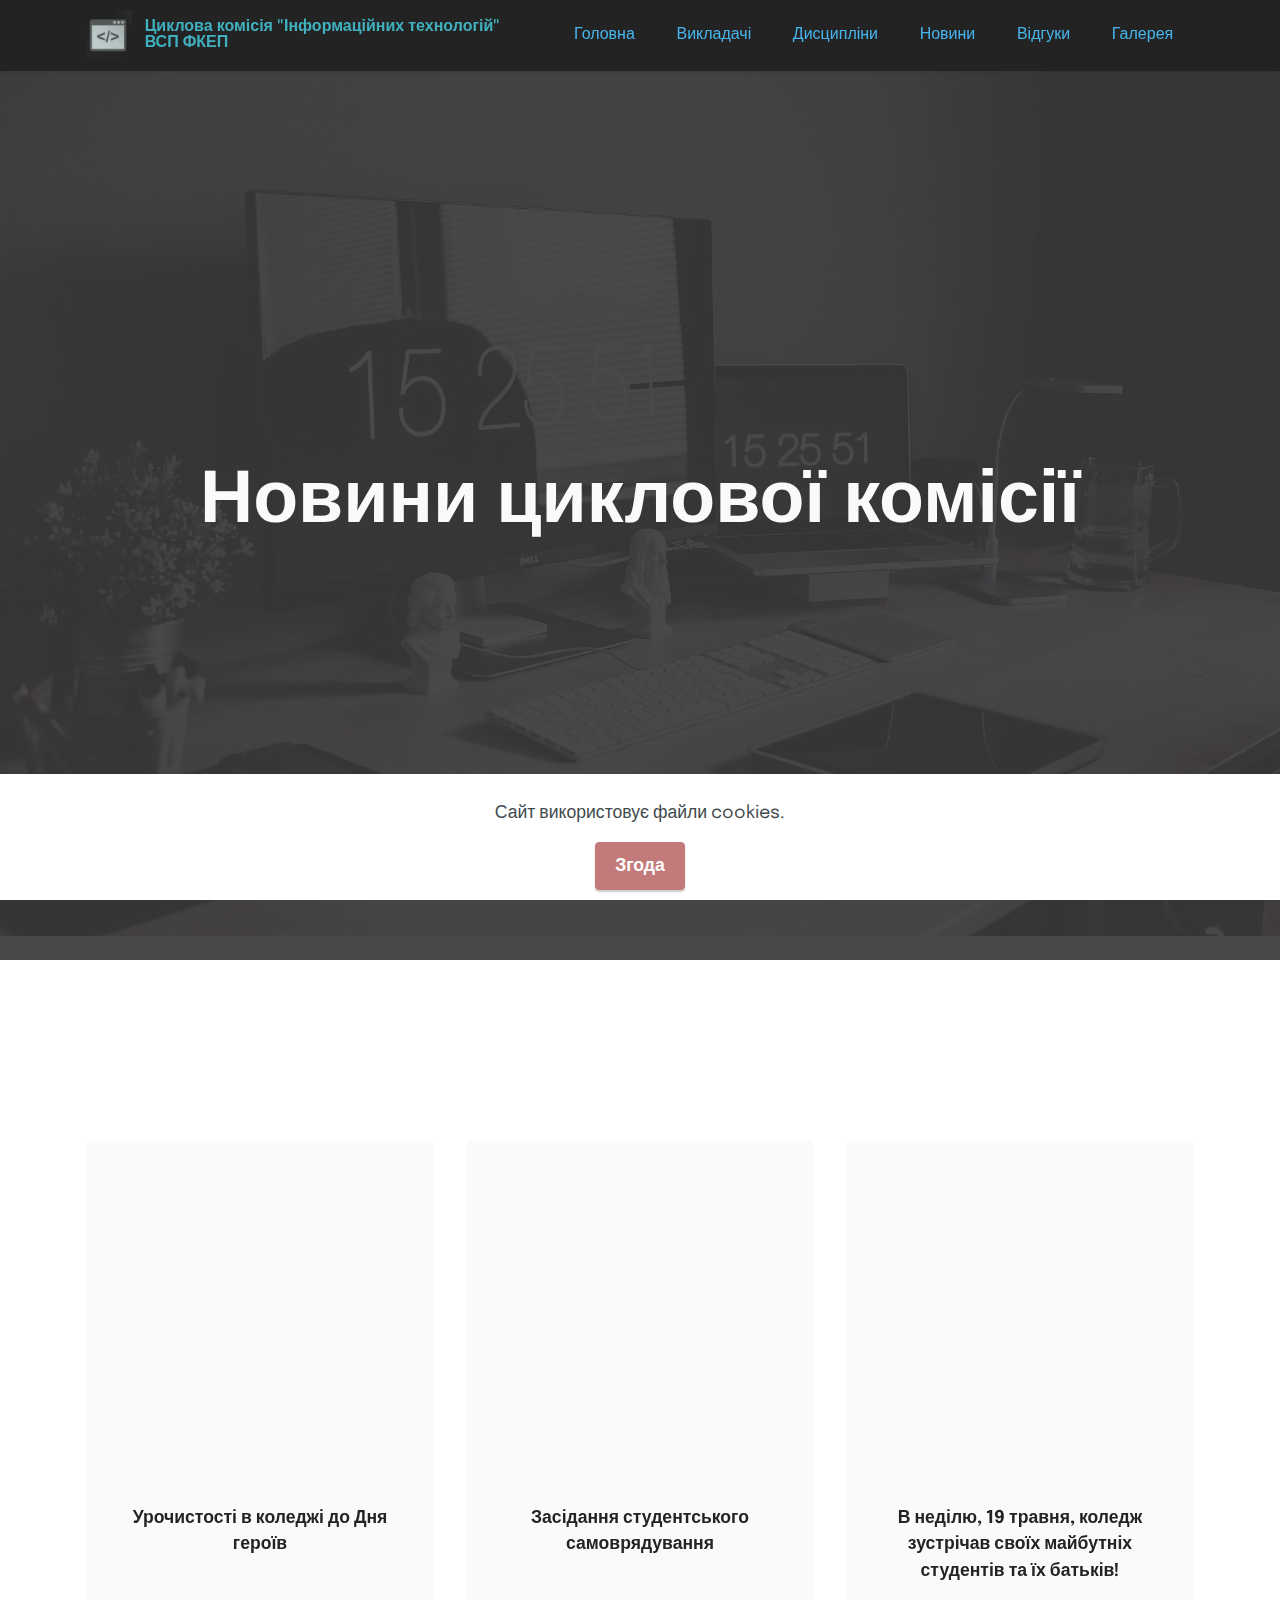
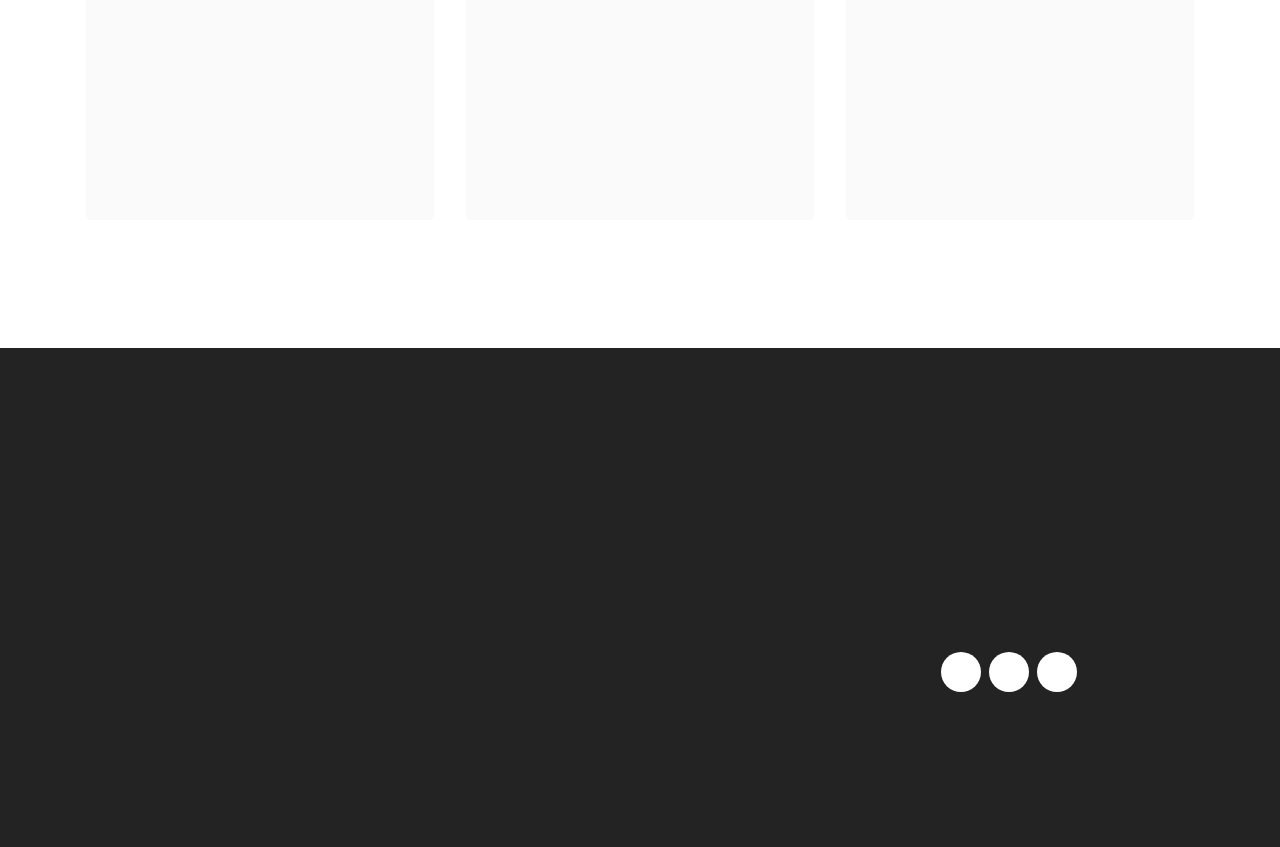
<file: news.html>
<!DOCTYPE html>
<html  >
<head>
  <meta charset="UTF-8">
  <meta http-equiv="X-UA-Compatible" content="IE=edge">
  <meta name="viewport" content="width=device-width, initial-scale=1, minimum-scale=1">
  <link rel="shortcut icon" href="assets/images/mbr-4.png" type="image/x-icon">
  <meta name="description" content="">
  
  
  <title>Новини | ЦК "Інформаційних технологій"</title>
  <link rel="stylesheet" href="assets/bootstrap/css/bootstrap.min.css">
  <link rel="stylesheet" href="assets/bootstrap/css/bootstrap-grid.min.css">
  <link rel="stylesheet" href="assets/bootstrap/css/bootstrap-reboot.min.css">
  <link rel="stylesheet" href="assets/parallax/jarallax.css">
  <link rel="stylesheet" href="assets/animatecss/animate.css">
  <link rel="stylesheet" href="assets/dropdown/css/style.css">
  <link rel="stylesheet" href="assets/socicon/css/styles.css">
  <link rel="stylesheet" href="assets/theme/css/style.css">
  <link rel="preload" href="https://fonts.googleapis.com/css?family=Epilogue:100,200,300,400,500,600,700,800,900,100i,200i,300i,400i,500i,600i,700i,800i,900i&display=swap" as="style" onload="this.onload=null;this.rel='stylesheet'">
  <noscript><link rel="stylesheet" href="https://fonts.googleapis.com/css?family=Epilogue:100,200,300,400,500,600,700,800,900,100i,200i,300i,400i,500i,600i,700i,800i,900i&display=swap"></noscript>
  <link rel="preload" as="style" href="assets/mobirise/css/mbr-additional.css"><link rel="stylesheet" href="assets/mobirise/css/mbr-additional.css" type="text/css">

  
  
  
</head>
<body>
  
  <section data-bs-version="5.1" class="menu menu1 cid-udSd2ymacz" once="menu" id="menu1-2o">
    

    <nav class="navbar navbar-dropdown navbar-fixed-top navbar-expand-lg">
        <div class="container">
            <div class="navbar-brand">
                <span class="navbar-logo">
                    <a href="index.html">
                        <img src="assets/images/mbr-4.webp" alt="logo" style="height: 3rem;">
                    </a>
                </span>
                <span class="navbar-caption-wrap"><a class="navbar-caption text-success text-primary display-4" href="index.html">Циклова комісія "Інформаційних технологій"<br>ВСП ФКЕП</a></span>
            </div>
            <button class="navbar-toggler" type="button" data-toggle="collapse" data-bs-toggle="collapse" data-target="#navbarSupportedContent" data-bs-target="#navbarSupportedContent" aria-controls="navbarNavAltMarkup" aria-expanded="false" aria-label="Toggle navigation">
                <div class="hamburger">
                    <span></span>
                    <span></span>
                    <span></span>
                    <span></span>
                </div>
            </button>
            <div class="collapse navbar-collapse" id="navbarSupportedContent">
                <ul class="navbar-nav nav-dropdown nav-right" data-app-modern-menu="true"><li class="nav-item"><a class="nav-link link text-info text-primary display-4" href="index.html">Головна</a></li><li class="nav-item"><a class="nav-link link text-info text-primary display-4" href="lecturer.html">
                            Викладачі</a></li>
                    <li class="nav-item"><a class="nav-link link text-info text-primary display-4" href="disciplines.html">Дисципліни</a></li>
                    <li class="nav-item"><a class="nav-link link text-info text-primary display-4" href="news.html">Новини</a>
                    </li><li class="nav-item"><a class="nav-link link text-info text-primary display-4" href="feedbacks.html">Відгуки</a></li><li class="nav-item"><a class="nav-link link text-info text-primary display-4" href="gallery.html">Галерея</a></li></ul>
                
                
            </div>
        </div>
    </nav>
</section>

<section data-bs-version="5.1" class="header3 cid-udSd2yFl9d mbr-fullscreen mbr-parallax-background" id="header3-2p">

    

    
    <div class="mbr-overlay" style="opacity: 0.9; background-color: rgb(53, 53, 53);"></div>

    <div class="align-center container">
        <div class="row justify-content-center">
            <div class="col-12 col-lg-10">
                <h1 class="mbr-section-title mbr-fonts-style mb-3 display-1"><strong>Новини циклової комісії</strong></h1>
                
                
                
            </div>
        </div>
    </div>
</section>

<section data-bs-version="5.1" class="content3 cid-udSdwTyUSi" id="content3-2s">
    
    
    <div class="container">
        <div class="mbr-section-head">
            <h4 class="mbr-section-title mbr-fonts-style align-center mb-0 display-2"><strong>Останні новини</strong></h4>
            
        </div>
        <div class="row mt-4">
            <div class="item features-image сol-12 col-md-6 col-lg-4">
                <div class="item-wrapper">
                    <div class="item-img">
                        <img src="assets/images/news1-700x500.webp" alt="" title="">
                    </div>
                    <div class="item-content">
                        <h5 class="item-title mbr-fonts-style display-4"><em>23 травня 12:00</em></h5>
                        <h6 class="item-subtitle mbr-fonts-style mt-1 display-7"><strong>Урочистості в коледжі до Дня героїв</strong></h6>
                        <p class="mbr-text mbr-fonts-style mt-3 display-7">23 травня ми відзначаємо День Героїв, які споконвіку боролися за свободу нашої держави</p>
                    </div>
                    <div class="mbr-section-btn item-footer mt-2"><a href="https://kep.nung.edu.ua/post/urochistosti-v-koledzhi-do-dnya-geroyiv" class="btn item-btn btn-primary-outline display-7">Читати &gt;</a></div>
                </div>
            </div>
            <div class="item features-image сol-12 col-md-6 col-lg-4">
                <div class="item-wrapper">
                    <div class="item-img">
                        <img src="assets/images/news2-700x500.webp" alt="" title="">
                    </div>
                    <div class="item-content">
                        <h5 class="item-title mbr-fonts-style display-4"><em>21 травня 9:00</em></h5>
                        <h6 class="item-subtitle mbr-fonts-style mt-1 display-7"><strong>Засідання студентського самоврядування</strong></h6>
                        <p class="mbr-text mbr-fonts-style mt-3 display-7">У вівторок, 21 травня відбулося засідання Первинної профспілкової організації студентів та Студентської ради коледжу. <br>
                        </p>
                    </div>
                    <div class="mbr-section-btn item-footer mt-2"><a href="https://kep.nung.edu.ua/post/zasidannya-studentskogo-samovryaduvannya" class="btn item-btn btn-primary-outline display-7">Читати &gt;</a></div>
                </div>
            </div>
            <div class="item features-image сol-12 col-md-6 col-lg-4">
                <div class="item-wrapper">
                    <div class="item-img">
                        <img src="assets/images/news3-500x500.webp" alt="" title="">
                    </div>
                    <div class="item-content">
                        <h5 class="item-title mbr-fonts-style display-4"><em>20 травня 9:00</em></h5>
                        <h6 class="item-subtitle mbr-fonts-style mt-1 display-7"><strong>В неділю, 19 травня, коледж зустрічав своїх майбутніх студентів та їх батьків!</strong></h6>
                        <p class="mbr-text mbr-fonts-style mt-3 display-7">День відкритих дверей цьогоріч проводився вдруге. До нас завітали особливі гості – наші випускники</p>
                    </div>
                    <div class="mbr-section-btn item-footer mt-2"><a href="https://kep.nung.edu.ua/post/v-nedilyu-21-travnya-koledzh-zustrichav-svoyikh-maibutnikh-studentiv-ta-yikh" class="btn item-btn btn-primary-outline display-7">Читати &gt;</a></div>
                </div>
            </div>

        </div>
    </div>
</section>

<section data-bs-version="5.1" class="footer1 cid-udSd2zPyyg" once="footers" id="footer1-2r">

    
    
    <div class="container">
        <div class="row mbr-white">
            <div class="col-12 col-md-6 col-lg-3">
                
                <ul class="list mbr-fonts-style display-4">
                    <li class="mbr-text item-wrap"><a href="index.html" class="text-white">Головна</a></li><li class="mbr-text item-wrap"><span style="font-size: 1rem;"><a href="lecturer.html" class="text-white">Викладачі</a></span></li><li class="mbr-text item-wrap"><span style="font-size: 1rem;"><a href="disciplines.html" class="text-white">Дисципліни</a></span><br></li><li class="mbr-text item-wrap"><a href="news.html" class="text-white">Новини</a></li><li class="mbr-text item-wrap"><a href="feedbacks.html" class="text-white">Відгуки</a></li><li class="mbr-text item-wrap"><a href="gallery.html" class="text-white">Галерея</a></li>
                </ul>
            </div>
            <div class="col-12 col-md-6 col-lg-3">
                
                <ul class="list mbr-fonts-style display-4">

                    <li class="mbr-text item-wrap"><a href="index.html#features6-1" class="text-white">Освітньо-професійні програми</a></li><li class="mbr-text item-wrap"><a href="index.html#features10-5" class="text-white">Документи</a></li>
                </ul>
            </div>
            <div class="col-12 col-md-6 col-lg-3">
                
                <ul class="list mbr-fonts-style display-4">
                    <li class="mbr-text item-wrap"><a href="feedbacks.html#people5-2x" class="text-white">Відгуки випускників</a></li><li class="mbr-text item-wrap"><a href="feedbacks.html#form5-2y" class="text-white">Залишити відгук</a></li><li class="mbr-text item-wrap"><a href="feedbacks.html#content11-33" class="text-white">Пройти опитування</a></li><li class="mbr-text item-wrap"><br></li>
                </ul>
            </div>
            <div class="col-12 col-md-6 col-lg-3">
                
                <p class="mbr-text mbr-fonts-style mb-4 display-4">
                    Випускова циклова комісія Інформаційних технологій здійснює підготовку фахівців за спеціальностями 121 "Інженерія програмного забезпечення" та 126 "Інформаційні системи та технології" галузі знань 12 "Інформаційні технології"</p>
                
                <div class="social-row display-7">
                    <div class="soc-item">
                        <a href="https://facebook.com" target="_blank">
                            <span class="mbr-iconfont socicon-facebook socicon"></span>
                        </a>
                    </div>
                    <div class="soc-item">
                        <a href="https://twitter.com/" target="_blank">
                            <span class="mbr-iconfont socicon-twitter socicon"></span>
                        </a>
                    </div>
                    <div class="soc-item">
                        <a href="https://www.instagram.com/" target="_blank">
                            <span class="mbr-iconfont socicon-instagram socicon"></span>
                        </a>
                    </div>
                    
                </div>
            </div>
            <div class="col-12 mt-4">
                <p class="mbr-text mb-0 mbr-fonts-style copyright align-center display-7">
                    © Copyright 2024 - ВСП ФКЕП</p>
            </div>
        </div>
    </div>
</section>
<script src="assets/bootstrap/js/bootstrap.bundle.min.js"></script>  <script src="assets/parallax/jarallax.js"></script>  <script src="assets/web/assets/cookies-alert-plugin/cookies-alert-core.js"></script>  <script src="assets/web/assets/cookies-alert-plugin/cookies-alert-script.js"></script>  <script src="assets/smoothscroll/smooth-scroll.js"></script>  <script src="assets/ytplayer/index.js"></script>  <script src="assets/dropdown/js/navbar-dropdown.js"></script>  <script src="assets/theme/js/script.js"></script>  
  
  
<input name="cookieData" type="hidden" data-cookie-cookiesAlertType='1' data-cookie-customDialogSelector='null' data-cookie-colorText='#424a4d' data-cookie-colorBg='rgb(255, 255, 255)' data-cookie-opacityOverlay='0' data-cookie-bgOpacity='100' data-cookie-textButton='Згода' data-cookie-rejectText='REJECT' data-cookie-colorButton='#c37a7a' data-cookie-rejectColor='#ffffff' data-cookie-colorLink='#424a4d' data-cookie-underlineLink='true' data-cookie-text="Сайт використовує файли cookies.">
   <div id="scrollToTop" class="scrollToTop mbr-arrow-up"><a style="text-align: center;"><i class="mbr-arrow-up-icon mbr-arrow-up-icon-cm cm-icon cm-icon-smallarrow-up"></i></a></div>
    <input name="animation" type="hidden">
  </body>
</html>
</file>
<file: events/assets/web/assets/mobirise-icons/mobirise-icons.css>
@font-face {
  font-family: 'MobiriseIcons';
  src:  url('mobirise-icons.eot?spat4u');
  src:  url('mobirise-icons.eot?spat4u#iefix') format('embedded-opentype'),
    url('mobirise-icons.ttf?spat4u') format('truetype'),
    url('mobirise-icons.woff?spat4u') format('woff'),
    url('mobirise-icons.svg?spat4u#MobiriseIcons') format('svg');
  font-weight: normal;
  font-style: normal;
  font-display: swap;
}

[class^="mbri-"], [class*=" mbri-"] {
  /* use !important to prevent issues with browser extensions that change fonts */
  font-family: MobiriseIcons !important;
  speak: none;
  font-style: normal;
  font-weight: normal;
  font-variant: normal;
  text-transform: none;
  line-height: 1;

  /* Better Font Rendering =========== */
  -webkit-font-smoothing: antialiased;
  -moz-osx-font-smoothing: grayscale;
}

.mbri-add-submenu:before {
  content: "\e900";
}
.mbri-alert:before {
  content: "\e901";
}
.mbri-align-center:before {
  content: "\e902";
}
.mbri-align-justify:before {
  content: "\e903";
}
.mbri-align-left:before {
  content: "\e904";
}
.mbri-align-right:before {
  content: "\e905";
}
.mbri-android:before {
  content: "\e906";
}
.mbri-apple:before {
  content: "\e907";
}
.mbri-arrow-down:before {
  content: "\e908";
}
.mbri-arrow-next:before {
  content: "\e909";
}
.mbri-arrow-prev:before {
  content: "\e90a";
}
.mbri-arrow-up:before {
  content: "\e90b";
}
.mbri-bold:before {
  content: "\e90c";
}
.mbri-bookmark:before {
  content: "\e90d";
}
.mbri-bootstrap:before {
  content: "\e90e";
}
.mbri-briefcase:before {
  content: "\e90f";
}
.mbri-browse:before {
  content: "\e910";
}
.mbri-bulleted-list:before {
  content: "\e911";
}
.mbri-calendar:before {
  content: "\e912";
}
.mbri-camera:before {
  content: "\e913";
}
.mbri-cart-add:before {
  content: "\e914";
}
.mbri-cart-full:before {
  content: "\e915";
}
.mbri-cash:before {
  content: "\e916";
}
.mbri-change-style:before {
  content: "\e917";
}
.mbri-chat:before {
  content: "\e918";
}
.mbri-clock:before {
  content: "\e919";
}
.mbri-close:before {
  content: "\e91a";
}
.mbri-cloud:before {
  content: "\e91b";
}
.mbri-code:before {
  content: "\e91c";
}
.mbri-contact-form:before {
  content: "\e91d";
}
.mbri-credit-card:before {
  content: "\e91e";
}
.mbri-cursor-click:before {
  content: "\e91f";
}
.mbri-cust-feedback:before {
  content: "\e920";
}
.mbri-database:before {
  content: "\e921";
}
.mbri-delivery:before {
  content: "\e922";
}
.mbri-desktop:before {
  content: "\e923";
}
.mbri-devices:before {
  content: "\e924";
}
.mbri-down:before {
  content: "\e925";
}
.mbri-download:before {
  content: "\e989";
}
.mbri-drag-n-drop:before {
  content: "\e927";
}
.mbri-drag-n-drop2:before {
  content: "\e928";
}
.mbri-edit:before {
  content: "\e929";
}
.mbri-edit2:before {
  content: "\e92a";
}
.mbri-error:before {
  content: "\e92b";
}
.mbri-extension:before {
  content: "\e92c";
}
.mbri-features:before {
  content: "\e92d";
}
.mbri-file:before {
  content: "\e92e";
}
.mbri-flag:before {
  content: "\e92f";
}
.mbri-folder:before {
  content: "\e930";
}
.mbri-gift:before {
  content: "\e931";
}
.mbri-github:before {
  content: "\e932";
}
.mbri-globe:before {
  content: "\e933";
}
.mbri-globe-2:before {
  content: "\e934";
}
.mbri-growing-chart:before {
  content: "\e935";
}
.mbri-hearth:before {
  content: "\e936";
}
.mbri-help:before {
  content: "\e937";
}
.mbri-home:before {
  content: "\e938";
}
.mbri-hot-cup:before {
  content: "\e939";
}
.mbri-idea:before {
  content: "\e93a";
}
.mbri-image-gallery:before {
  content: "\e93b";
}
.mbri-image-slider:before {
  content: "\e93c";
}
.mbri-info:before {
  content: "\e93d";
}
.mbri-italic:before {
  content: "\e93e";
}
.mbri-key:before {
  content: "\e93f";
}
.mbri-laptop:before {
  content: "\e940";
}
.mbri-layers:before {
  content: "\e941";
}
.mbri-left-right:before {
  content: "\e942";
}
.mbri-left:before {
  content: "\e943";
}
.mbri-letter:before {
  content: "\e944";
}
.mbri-like:before {
  content: "\e945";
}
.mbri-link:before {
  content: "\e946";
}
.mbri-lock:before {
  content: "\e947";
}
.mbri-login:before {
  content: "\e948";
}
.mbri-logout:before {
  content: "\e949";
}
.mbri-magic-stick:before {
  content: "\e94a";
}
.mbri-map-pin:before {
  content: "\e94b";
}
.mbri-menu:before {
  content: "\e94c";
}
.mbri-mobile:before {
  content: "\e94d";
}
.mbri-mobile2:before {
  content: "\e94e";
}
.mbri-mobirise:before {
  content: "\e94f";
}
.mbri-more-horizontal:before {
  content: "\e950";
}
.mbri-more-vertical:before {
  content: "\e951";
}
.mbri-music:before {
  content: "\e952";
}
.mbri-new-file:before {
  content: "\e953";
}
.mbri-numbered-list:before {
  content: "\e954";
}
.mbri-opened-folder:before {
  content: "\e955";
}
.mbri-pages:before {
  content: "\e956";
}
.mbri-paper-plane:before {
  content: "\e957";
}
.mbri-paperclip:before {
  content: "\e958";
}
.mbri-photo:before {
  content: "\e959";
}
.mbri-photos:before {
  content: "\e95a";
}
.mbri-pin:before {
  content: "\e95b";
}
.mbri-play:before {
  content: "\e95c";
}
.mbri-plus:before {
  content: "\e95d";
}
.mbri-preview:before {
  content: "\e95e";
}
.mbri-print:before {
  content: "\e95f";
}
.mbri-protect:before {
  content: "\e960";
}
.mbri-question:before {
  content: "\e961";
}
.mbri-quote-left:before {
  content: "\e962";
}
.mbri-quote-right:before {
  content: "\e963";
}
.mbri-refresh:before {
  content: "\e964";
}
.mbri-responsive:before {
  content: "\e965";
}
.mbri-right:before {
  content: "\e966";
}
.mbri-rocket:before {
  content: "\e967";
}
.mbri-sad-face:before {
  content: "\e968";
}
.mbri-sale:before {
  content: "\e969";
}
.mbri-save:before {
  content: "\e96a";
}
.mbri-search:before {
  content: "\e96b";
}
.mbri-setting:before {
  content: "\e96c";
}
.mbri-setting2:before {
  content: "\e96d";
}
.mbri-setting3:before {
  content: "\e96e";
}
.mbri-share:before {
  content: "\e96f";
}
.mbri-shopping-bag:before {
  content: "\e970";
}
.mbri-shopping-basket:before {
  content: "\e971";
}
.mbri-shopping-cart:before {
  content: "\e972";
}
.mbri-sites:before {
  content: "\e973";
}
.mbri-smile-face:before {
  content: "\e974";
}
.mbri-speed:before {
  content: "\e975";
}
.mbri-star:before {
  content: "\e976";
}
.mbri-success:before {
  content: "\e977";
}
.mbri-sun:before {
  content: "\e978";
}
.mbri-sun2:before {
  content: "\e979";
}
.mbri-tablet:before {
  content: "\e97a";
}
.mbri-tablet-vertical:before {
  content: "\e97b";
}
.mbri-target:before {
  content: "\e97c";
}
.mbri-timer:before {
  content: "\e97d";
}
.mbri-to-ftp:before {
  content: "\e97e";
}
.mbri-to-local-drive:before {
  content: "\e97f";
}
.mbri-touch-swipe:before {
  content: "\e980";
}
.mbri-touch:before {
  content: "\e981";
}
.mbri-trash:before {
  content: "\e982";
}
.mbri-underline:before {
  content: "\e983";
}
.mbri-unlink:before {
  content: "\e984";
}
.mbri-unlock:before {
  content: "\e985";
}
.mbri-up-down:before {
  content: "\e986";
}
.mbri-up:before {
  content: "\e987";
}
.mbri-update:before {
  content: "\e988";
}
.mbri-upload:before {
 content: "\e926"; 
}
.mbri-user:before {
  content: "\e98a";
}
.mbri-user2:before {
  content: "\e98b";
}
.mbri-users:before {
  content: "\e98c";
}
.mbri-video:before {
  content: "\e98d";
}
.mbri-video-play:before {
  content: "\e98e";
}
.mbri-watch:before {
  content: "\e98f";
}
.mbri-website-theme:before {
  content: "\e990";
}
.mbri-wifi:before {
  content: "\e991";
}
.mbri-windows:before {
  content: "\e992";
}
.mbri-zoom-out:before {
  content: "\e993";
}
.mbri-redo:before {
  content: "\e994";
}
.mbri-undo:before {
  content: "\e995";
}
</file>
<file: events/assets/theme/css/style.css>
/*!
 * Mobirise v4 theme (https://mobirise.com/)
 * Copyright 2017 Mobirise
 */
section {
  background-color: #eeeeee; }

body {
  font-style: normal;
  line-height: 1.5; }

section,
.container,
.container-fluid {
  position: relative;
  word-wrap: break-word; }

a.mbr-iconfont:hover {
  text-decoration: none; }

.article .lead p,
.article .lead ul,
.article .lead ol,
.article .lead pre,
.article .lead blockquote {
  margin-bottom: 0; }

ul,
ol,
pre,
blockquote {
  margin-bottom: 2.3125rem; }

pre {
  background: #f4f4f4;
  padding: 10px 24px;
  white-space: pre-wrap; }

.inactive {
  -webkit-user-select: none;
  -moz-user-select: none;
  -ms-user-select: none;
  user-select: none;
  pointer-events: none;
  -webkit-user-drag: none;
  user-drag: none; }

.mbr-section__comments .row {
  justify-content: center;
  -webkit-justify-content: center; }

a {
  font-style: normal;
  font-weight: 400;
  cursor: pointer; }
  a, a:hover {
    text-decoration: none; }

figure {
  margin-bottom: 0; }

body {
  color: #232323; }

h1,
h2,
h3,
h4,
h5,
h6,
.h1,
.h2,
.h3,
.h4,
.h5,
.h6,
.display-1,
.display-2,
.display-3,
.display-4 {
  line-height: 1;
  word-break: break-word;
  word-wrap: break-word; }

.mbr-section-title {
  font-style: normal;
  line-height: 1.2; }

.mbr-section-subtitle {
  line-height: 1.3; }

.mbr-text {
  font-style: normal;
  line-height: 1.6; }

b,
strong {
  font-weight: bold; }

blockquote {
  padding: 10px 0 10px 20px;
  position: relative;
  border-left: 2px solid;
  border-color: #ff3366; }

input:-webkit-autofill, input:-webkit-autofill:hover, input:-webkit-autofill:focus, input:-webkit-autofill:active {
  transition-delay: 9999s;
  transition-property: background-color, color; }

textarea[type='hidden'] {
  display: none; }

body {
  position: relative; }

section {
  background-position: 50% 50%;
  background-repeat: no-repeat;
  background-size: cover; }
  section .mbr-background-video,
  section .mbr-background-video-preview {
    position: absolute;
    bottom: 0;
    left: 0;
    right: 0;
    top: 0; }

.hidden {
  visibility: hidden; }

.mbr-z-index20 {
  z-index: 20; }

/*! Base colors */
.mbr-white {
  color: #ffffff; }

.mbr-black {
  color: #000000; }

.mbr-bg-white {
  background-color: #ffffff; }

.mbr-bg-black {
  background-color: #000000; }

/*! Text-aligns */
.align-left {
  text-align: left; }

.align-center {
  text-align: center; }

.align-right {
  text-align: right; }

@media (max-width: 767px) {
  .align-left,
  .align-center,
  .align-right,
  .mbr-section-btn,
  .mbr-section-title {
    text-align: center; } }
/*! Font-weight  */
.mbr-light {
  font-weight: 300; }

.mbr-regular {
  font-weight: 400; }

.mbr-semibold {
  font-weight: 500; }

.mbr-bold {
  font-weight: 700; }

/*! Media  */
.media-size-item {
  -webkit-flex: 1 1 auto;
  -moz-flex: 1 1 auto;
  -ms-flex: 1 1 auto;
  -o-flex: 1 1 auto;
  flex: 1 1 auto; }

.media-content {
  -webkit-flex-basis: 100%;
  flex-basis: 100%; }

.media-container-row {
  display: -ms-flexbox;
  display: -webkit-flex;
  display: flex;
  -webkit-flex-direction: row;
  -ms-flex-direction: row;
  flex-direction: row;
  -webkit-flex-wrap: wrap;
  -ms-flex-wrap: wrap;
  flex-wrap: wrap;
  -webkit-justify-content: center;
  -ms-flex-pack: center;
  justify-content: center;
  -webkit-align-content: center;
  -ms-flex-line-pack: center;
  align-content: center;
  -webkit-align-items: start;
  -ms-flex-align: start;
  align-items: start; }
  .media-container-row .media-size-item {
    width: 400px; }

.media-container-column {
  display: -ms-flexbox;
  display: -webkit-flex;
  display: flex;
  -webkit-flex-direction: column;
  -ms-flex-direction: column;
  flex-direction: column;
  -webkit-flex-wrap: wrap;
  -ms-flex-wrap: wrap;
  flex-wrap: wrap;
  -webkit-justify-content: center;
  -ms-flex-pack: center;
  justify-content: center;
  -webkit-align-content: center;
  -ms-flex-line-pack: center;
  align-content: center;
  -webkit-align-items: stretch;
  -ms-flex-align: stretch;
  align-items: stretch; }
  .media-container-column > * {
    width: 100%; }

@media (min-width: 992px) {
  .media-container-row {
    -webkit-flex-wrap: nowrap;
    -ms-flex-wrap: nowrap;
    flex-wrap: nowrap; } }
figure {
  overflow: hidden; }

figure[mbr-media-size] {
  transition: width 0.1s; }

.mbr-figure img,
.mbr-figure iframe {
  display: block;
  width: 100%; }

.card {
  background-color: transparent;
  border: none; }

.card-box {
  width: 100%; }

.card-img {
  text-align: center;
  flex-shrink: 0;
  -webkit-flex-shrink: 0; }

.media {
  max-width: 100%;
  margin: 0 auto; }

.mbr-figure {
  -ms-flex-item-align: center;
  -ms-grid-row-align: center;
  -webkit-align-self: center;
  align-self: center; }

.media-container > div {
  max-width: 100%; }

.mbr-figure img,
.card-img img {
  width: 100%; }

@media (max-width: 991px) {
  .media-size-item {
    width: auto !important; }

  .media {
    width: auto; }

  .mbr-figure {
    width: 100% !important; } }
/*! Buttons */
.btn {
  font-weight: 500;
  border-width: 2px;
  font-style: normal;
  letter-spacing: 1px;
  margin: .4rem .8rem;
  white-space: normal;
  -webkit-transition: all .3s ease-in-out;
  -moz-transition: all .3s ease-in-out;
  transition: all .3s ease-in-out;
  display: inline-flex;
  align-items: center;
  justify-content: center;
  word-break: break-word;
  -webkit-align-items: center;
  -webkit-justify-content: center;
  display: -webkit-inline-flex; }

.btn-sm {
  font-weight: 500;
  letter-spacing: 1px;
  -webkit-transition: all .3s ease-in-out;
  -moz-transition: all .3s ease-in-out;
  transition: all .3s ease-in-out; }

.btn-md {
  font-weight: 500;
  letter-spacing: 1px;
  margin: .4rem .8rem !important;
  -webkit-transition: all .3s ease-in-out;
  -moz-transition: all .3s ease-in-out;
  transition: all .3s ease-in-out; }

.btn-lg {
  font-weight: 500;
  letter-spacing: 1px;
  margin: .4rem .8rem !important;
  -webkit-transition: all .3s ease-in-out;
  -moz-transition: all .3s ease-in-out;
  transition: all .3s ease-in-out; }

.mbr-section-btn {
  margin-left: -0.25rem;
  margin-right: -0.25rem;
  font-size: 0; }

nav .mbr-section-btn {
  margin-left: 0rem;
  margin-right: 0rem; }

.btn-form {
  border-radius: 0; }
  .btn-form:hover {
    cursor: pointer; }

/*! Btn icon margin */
.btn .mbr-iconfont,
.btn.btn-sm .mbr-iconfont {
  cursor: pointer;
  margin-right: 0.5rem; }

.btn.btn-md .mbr-iconfont,
.btn.btn-md .mbr-iconfont {
  margin-right: 0.8rem; }

.mbr-regular {
  font-weight: 400; }

.mbr-semibold {
  font-weight: 500; }

.mbr-bold {
  font-weight: 700; }

[type='submit'] {
  -webkit-appearance: none; }

/*! Full-screen */
.mbr-fullscreen .mbr-overlay {
  min-height: 100vh; }

.mbr-fullscreen {
  display: flex;
  display: -webkit-flex;
  display: -moz-flex;
  display: -ms-flex;
  display: -o-flex;
  align-items: center;
  -webkit-align-items: center;
  min-height: 100vh;
  padding-top: 3rem;
  padding-bottom: 3rem; }

/*! Map */
.map {
  height: 25rem;
  position: relative; }
  .map iframe {
    width: 100%;
    height: 100%; }

.mbr-overlay {
  background-color: #000;
  bottom: 0;
  left: 0;
  opacity: .5;
  position: absolute;
  right: 0;
  top: 0;
  z-index: 0;
  pointer-events: none; }

/* Form */
blockquote {
  font-style: italic;
  padding: 10px 0 10px 20px;
  font-size: 1.09rem;
  position: relative;
  border-width: 3px; }

.form-control {
  background-color: #f5f5f5;
  box-shadow: none;
  color: #565656;
  line-height: 1.43;
  min-height: 3.5em;
  padding: 1.07em .5em; }
  .form-control, .form-control:focus {
    border: 1px solid #e8e8e8; }
  .form-active .form-control:invalid {
    border-color: red; }

.form-control-label {
  position: relative;
  cursor: pointer;
  margin-bottom: .357em;
  padding: 0; }

.alert {
  color: #ffffff;
  border-radius: 0;
  border: 0;
  font-size: .875rem;
  line-height: 1.5;
  margin-bottom: 1.875rem;
  padding: 1.25rem;
  position: relative; }
  .alert.alert-form::after {
    background-color: inherit;
    bottom: -7px;
    content: "";
    display: block;
    height: 14px;
    left: 50%;
    margin-left: -7px;
    position: absolute;
    transform: rotate(45deg);
    width: 14px;
    -webkit-transform: rotate(45deg); }

.form-asterisk {
  font-family: initial;
  position: absolute;
  top: -2px;
  font-weight: normal; }

/*! Scroll to top arrow */
#scrollToTop a i:before {
  content: '';
  position: absolute;
  height: 40%;
  top: 25%;
  background: #fff;
  width: 2px;
  left: calc(50% - 1px); }
#scrollToTop a i:after {
  content: '';
  position: absolute;
  display: block;
  border-top: 2px solid #fff;
  border-right: 2px solid #fff;
  width: 40%;
  height: 40%;
  left: 30%;
  bottom: 30%;
  transform: rotate(135deg);
  -webkit-transform: rotate(135deg); }

.mbr-arrow-up {
  bottom: 25px;
  right: 90px;
  position: fixed;
  text-align: right;
  z-index: 5000;
  color: #ffffff;
  font-size: 32px;
  transform: rotate(180deg);
  -webkit-transform: rotate(180deg); }

.mbr-arrow-up a {
  background: rgba(0, 0, 0, 0.2);
  border-radius: 3px;
  color: #fff;
  display: inline-block;
  height: 60px;
  width: 60px;
  outline-style: none !important;
  position: relative;
  text-decoration: none;
  transition: all 0.3s ease-in-out;
  cursor: pointer;
  text-align: center; }
  .mbr-arrow-up a:hover {
    background-color: rgba(0, 0, 0, 0.4); }
  .mbr-arrow-up a i {
    line-height: 60px; }

.mbr-arrow-up-icon {
  display: block;
  color: #fff; }

.mbr-arrow-up-icon::before {
  content: '\203a';
  display: inline-block;
  font-family: serif;
  font-size: 32px;
  line-height: 1;
  font-style: normal;
  position: relative;
  top: 6px;
  left: -4px;
  -webkit-transform: rotate(-90deg);
  transform: rotate(-90deg); }

/*! Arrow Down */
.mbr-arrow {
  position: absolute;
  bottom: 45px;
  left: 50%;
  width: 60px;
  height: 60px;
  cursor: pointer;
  background-color: rgba(80, 80, 80, 0.5);
  border-radius: 50%;
  -webkit-transform: translateX(-50%);
  transform: translateX(-50%); }
  .mbr-arrow > a {
    display: inline-block;
    text-decoration: none;
    outline-style: none;
    -webkit-animation: arrowdown 1.7s ease-in-out infinite;
    animation: arrowdown 1.7s ease-in-out infinite; }
    .mbr-arrow > a > i {
      position: absolute;
      top: -2px;
      left: 15px;
      font-size: 2rem; }

@keyframes arrowdown {
  0% {
    transform: translateY(0px);
    -webkit-transform: translateY(0px); }
  50% {
    transform: translateY(-5px);
    -webkit-transform: translateY(-5px); }
  100% {
    transform: translateY(0px);
    -webkit-transform: translateY(0px); } }
@-webkit-keyframes arrowdown {
  0% {
    transform: translateY(0px);
    -webkit-transform: translateY(0px); }
  50% {
    transform: translateY(-5px);
    -webkit-transform: translateY(-5px); }
  100% {
    transform: translateY(0px);
    -webkit-transform: translateY(0px); } }
@media (max-width: 500px) {
  .mbr-arrow-up {
    left: 50%;
    right: auto;
    transform: translateX(-50%) rotate(180deg);
    -webkit-transform: translateX(-50%) rotate(180deg); } }
/*Gradients animation*/
@keyframes gradient-animation {
  from {
    background-position: 0% 100%;
    animation-timing-function: ease-in-out; }
  to {
    background-position: 100% 0%;
    animation-timing-function: ease-in-out; } }
@-webkit-keyframes gradient-animation {
  from {
    background-position: 0% 100%;
    animation-timing-function: ease-in-out; }
  to {
    background-position: 100% 0%;
    animation-timing-function: ease-in-out; } }
.bg-gradient {
  background-size: 200% 200%;
  animation: gradient-animation 5s infinite alternate;
  -webkit-animation: gradient-animation 5s infinite alternate; }

.menu .navbar-brand {
  display: -webkit-flex; }
  .menu .navbar-brand span {
    display: flex;
    display: -webkit-flex; }
  .menu .navbar-brand .navbar-caption-wrap {
    display: -webkit-flex; }
  .menu .navbar-brand .navbar-logo img {
    display: -webkit-flex; }
@media (min-width: 768px) and (max-width: 1023px) {
  .menu .navbar-toggleable-sm .navbar-nav {
    display: -webkit-box;
    display: -webkit-flex;
    display: -ms-flexbox; } }
@media (max-width: 1023px) {
  .menu .navbar-collapse {
    max-height: 93.5vh; }
    .menu .navbar-collapse.show {
      overflow: auto; } }
@media (min-width: 1024px) {
  .menu .navbar-nav.nav-dropdown {
    display: -webkit-flex; }
  .menu .navbar-toggleable-sm .navbar-collapse {
    display: -webkit-flex !important; }
  .menu .collapsed .navbar-collapse {
    max-height: 93.5vh; }
    .menu .collapsed .navbar-collapse.show {
      overflow: auto; } }
@media (max-width: 767px) {
  .menu .navbar-collapse {
    max-height: 80vh; } }

/* Others*/
.note-check a[data-value=Rubik] {
  font-style: normal; }

.mbr-arrow a {
  color: #ffffff; }

@media (max-width: 767px) {
  .mbr-arrow {
    display: none; } }
.navbar {
  display: -webkit-flex;
  -webkit-flex-wrap: wrap;
  -webkit-align-items: center;
  -webkit-justify-content: space-between; }

.navbar-collapse {
  -webkit-flex-basis: 100%;
  -webkit-flex-grow: 1;
  -webkit-align-items: center; }

.nav-dropdown .link {
  padding: 0.667em 1.667em !important;
  margin: 0 !important; }

.nav {
  display: -webkit-flex;
  -webkit-flex-wrap: wrap; }

.row {
  display: -webkit-flex;
  -webkit-flex-wrap: wrap; }

.justify-content-center {
  -webkit-justify-content: center; }

.form-inline {
  display: -webkit-flex;
  -webkit-flex-flow: row wrap;
  -webkit-align-items: center; }

.card-wrapper {
  -webkit-flex: 1; }

.carousel-control {
  z-index: 10;
  display: -webkit-flex;
  -webkit-align-items: center;
  -webkit-justify-content: center; }

.carousel-controls {
  display: -webkit-flex; }

.media {
  display: -webkit-flex; }

.form-group:focus {
  outline: none; }

.jq-selectbox__select {
  padding: 1.07em 0.5em;
  position: absolute;
  top: 0;
  left: 0;
  width: 100%; }

.jq-selectbox__dropdown {
  position: absolute;
  top: 100% !important;
  left: 0 !important;
  width: 100% !important; }

.jq-selectbox__trigger-arrow {
  transform: translateY(-50%); }

.jq-selectbox li {
  padding: 1.07em 0.5em; }

input[type='range'] {
  padding-left: 0 !important;
  padding-right: 0 !important; }

.modal-dialog,
.modal-content {
  height: 100%; }

.modal-dialog .carousel-inner {
  height: calc(100vh - 1.75rem); }
  @media (max-width: 575px) {
    .modal-dialog .carousel-inner {
      height: calc(100vh - 1rem); } }

.carousel-item {
  text-align: center; }

.carousel-item img {
  margin: auto; }

.navbar-toggler {
  -webkit-align-self: flex-start;
  -ms-flex-item-align: start;
  align-self: flex-start;
  padding: 0.25rem 0.75rem;
  font-size: 1.25rem;
  line-height: 1;
  background: transparent;
  border: 1px solid transparent;
  -webkit-border-radius: 0.25rem;
  border-radius: 0.25rem; }

.navbar-toggler:focus,
.navbar-toggler:hover {
  text-decoration: none; }

.navbar-toggler-icon {
  display: inline-block;
  width: 1.5em;
  height: 1.5em;
  vertical-align: middle;
  content: '';
  background: no-repeat center center;
  -webkit-background-size: 100% 100%;
  -o-background-size: 100% 100%;
  background-size: 100% 100%; }

.navbar-toggler-left {
  position: absolute;
  left: 1rem; }

.navbar-toggler-right {
  position: absolute;
  right: 1rem; }

@media (max-width: 575px) {
  .navbar-toggleable .navbar-nav .dropdown-menu {
    position: static;
    float: none; }

  .navbar-toggleable > .container {
    padding-right: 0;
    padding-left: 0; } }
@media (min-width: 576px) {
  .navbar-toggleable {
    -webkit-box-orient: horizontal;
    -webkit-box-direction: normal;
    -webkit-flex-direction: row;
    -ms-flex-direction: row;
    flex-direction: row;
    -webkit-flex-wrap: nowrap;
    -ms-flex-wrap: nowrap;
    flex-wrap: nowrap;
    -webkit-box-align: center;
    -webkit-align-items: center;
    -ms-flex-align: center;
    align-items: center; }

  .navbar-toggleable .navbar-nav {
    -webkit-box-orient: horizontal;
    -webkit-box-direction: normal;
    -webkit-flex-direction: row;
    -ms-flex-direction: row;
    flex-direction: row; }

  .navbar-toggleable .navbar-nav .nav-link {
    padding-right: 0.5rem;
    padding-left: 0.5rem; }

  .navbar-toggleable > .container {
    display: -webkit-box;
    display: -webkit-flex;
    display: -ms-flexbox;
    display: flex;
    -webkit-flex-wrap: nowrap;
    -ms-flex-wrap: nowrap;
    flex-wrap: nowrap;
    -webkit-box-align: center;
    -webkit-align-items: center;
    -ms-flex-align: center;
    align-items: center; }

  .navbar-toggleable .navbar-collapse {
    display: -webkit-box !important;
    display: -webkit-flex !important;
    display: -ms-flexbox !important;
    display: flex !important;
    width: 100%; }

  .navbar-toggleable .navbar-toggler {
    display: none; } }
@media (max-width: 767px) {
  .navbar-toggleable-sm .navbar-nav .dropdown-menu {
    position: static;
    float: none; }

  .navbar-toggleable-sm > .container {
    padding-right: 0;
    padding-left: 0; } }
@media (min-width: 768px) {
  .navbar-toggleable-sm {
    -webkit-box-orient: horizontal;
    -webkit-box-direction: normal;
    -webkit-flex-direction: row;
    -ms-flex-direction: row;
    flex-direction: row;
    -webkit-flex-wrap: nowrap;
    -ms-flex-wrap: nowrap;
    flex-wrap: nowrap;
    -webkit-box-align: center;
    -webkit-align-items: center;
    -ms-flex-align: center;
    align-items: center; }

  .navbar-toggleable-sm .navbar-nav {
    -webkit-box-orient: horizontal;
    -webkit-box-direction: normal;
    -webkit-flex-direction: row;
    -ms-flex-direction: row;
    flex-direction: row; }

  .navbar-toggleable-sm .navbar-nav .nav-link {
    padding-right: 0.5rem;
    padding-left: 0.5rem; }

  .navbar-toggleable-sm > .container {
    display: -webkit-box;
    display: -webkit-flex;
    display: -ms-flexbox;
    display: flex;
    -webkit-flex-wrap: nowrap;
    -ms-flex-wrap: nowrap;
    flex-wrap: nowrap;
    -webkit-box-align: center;
    -webkit-align-items: center;
    -ms-flex-align: center;
    align-items: center; }

  .navbar-toggleable-sm .navbar-collapse {
    display: none;
    width: 100%; }

  .navbar-toggleable-sm .navbar-toggler {
    display: none; } }
@media (max-width: 1023px) {
  .navbar-toggleable-md .navbar-nav .dropdown-menu {
    position: static;
    float: none; }

  .navbar-toggleable-md > .container {
    padding-right: 0;
    padding-left: 0; } }
@media (min-width: 1024px) {
  .navbar-toggleable-md {
    -webkit-box-orient: horizontal;
    -webkit-box-direction: normal;
    -webkit-flex-direction: row;
    -ms-flex-direction: row;
    flex-direction: row;
    -webkit-flex-wrap: nowrap;
    -ms-flex-wrap: nowrap;
    flex-wrap: nowrap;
    -webkit-box-align: center;
    -webkit-align-items: center;
    -ms-flex-align: center;
    align-items: center; }

  .navbar-toggleable-md .navbar-nav {
    -webkit-box-orient: horizontal;
    -webkit-box-direction: normal;
    -webkit-flex-direction: row;
    -ms-flex-direction: row;
    flex-direction: row; }

  .navbar-toggleable-md .navbar-nav .nav-link {
    padding-right: 0.5rem;
    padding-left: 0.5rem; }

  .navbar-toggleable-md > .container {
    display: -webkit-box;
    display: -webkit-flex;
    display: -ms-flexbox;
    display: flex;
    -webkit-flex-wrap: nowrap;
    -ms-flex-wrap: nowrap;
    flex-wrap: nowrap;
    -webkit-box-align: center;
    -webkit-align-items: center;
    -ms-flex-align: center;
    align-items: center; }

  .navbar-toggleable-md .navbar-collapse {
    display: -webkit-box !important;
    display: -webkit-flex !important;
    display: -ms-flexbox !important;
    display: flex !important;
    width: 100%; }

  .navbar-toggleable-md .navbar-toggler {
    display: none; } }
@media (max-width: 1199px) {
  .navbar-toggleable-lg .navbar-nav .dropdown-menu {
    position: static;
    float: none; }

  .navbar-toggleable-lg > .container {
    padding-right: 0;
    padding-left: 0; } }
@media (min-width: 1200px) {
  .navbar-toggleable-lg {
    -webkit-box-orient: horizontal;
    -webkit-box-direction: normal;
    -webkit-flex-direction: row;
    -ms-flex-direction: row;
    flex-direction: row;
    -webkit-flex-wrap: nowrap;
    -ms-flex-wrap: nowrap;
    flex-wrap: nowrap;
    -webkit-box-align: center;
    -webkit-align-items: center;
    -ms-flex-align: center;
    align-items: center; }

  .navbar-toggleable-lg .navbar-nav {
    -webkit-box-orient: horizontal;
    -webkit-box-direction: normal;
    -webkit-flex-direction: row;
    -ms-flex-direction: row;
    flex-direction: row; }

  .navbar-toggleable-lg .navbar-nav .nav-link {
    padding-right: 0.5rem;
    padding-left: 0.5rem; }

  .navbar-toggleable-lg > .container {
    display: -webkit-box;
    display: -webkit-flex;
    display: -ms-flexbox;
    display: flex;
    -webkit-flex-wrap: nowrap;
    -ms-flex-wrap: nowrap;
    flex-wrap: nowrap;
    -webkit-box-align: center;
    -webkit-align-items: center;
    -ms-flex-align: center;
    align-items: center; }

  .navbar-toggleable-lg .navbar-collapse {
    display: -webkit-box !important;
    display: -webkit-flex !important;
    display: -ms-flexbox !important;
    display: flex !important;
    width: 100%; }

  .navbar-toggleable-lg .navbar-toggler {
    display: none; } }
.navbar-toggleable-xl {
  -webkit-box-orient: horizontal;
  -webkit-box-direction: normal;
  -webkit-flex-direction: row;
  -ms-flex-direction: row;
  flex-direction: row;
  -webkit-flex-wrap: nowrap;
  -ms-flex-wrap: nowrap;
  flex-wrap: nowrap;
  -webkit-box-align: center;
  -webkit-align-items: center;
  -ms-flex-align: center;
  align-items: center; }

.navbar-toggleable-xl .navbar-nav .dropdown-menu {
  position: static;
  float: none; }

.navbar-toggleable-xl > .container {
  padding-right: 0;
  padding-left: 0; }

.navbar-toggleable-xl .navbar-nav {
  -webkit-box-orient: horizontal;
  -webkit-box-direction: normal;
  -webkit-flex-direction: row;
  -ms-flex-direction: row;
  flex-direction: row; }

.navbar-toggleable-xl .navbar-nav .nav-link {
  padding-right: 0.5rem;
  padding-left: 0.5rem; }

.navbar-toggleable-xl > .container {
  display: -webkit-box;
  display: -webkit-flex;
  display: -ms-flexbox;
  display: flex;
  -webkit-flex-wrap: nowrap;
  -ms-flex-wrap: nowrap;
  flex-wrap: nowrap;
  -webkit-box-align: center;
  -webkit-align-items: center;
  -ms-flex-align: center;
  align-items: center; }

.navbar-toggleable-xl .navbar-collapse {
  display: -webkit-box !important;
  display: -webkit-flex !important;
  display: -ms-flexbox !important;
  display: flex !important;
  width: 100%; }

.navbar-toggleable-xl .navbar-toggler {
  display: none; }

.card-img {
  width: auto; }

.menu .navbar.collapsed:not(.beta-menu) {
  flex-direction: column;
  -webkit-flex-direction: column; }

.carousel-item.active,
.carousel-item-next,
.carousel-item-prev {
  display: -webkit-box;
  display: -webkit-flex;
  display: -ms-flexbox;
  display: flex; }

.note-air-layout .dropup .dropdown-menu,
.note-air-layout .navbar-fixed-bottom .dropdown .dropdown-menu {
  bottom: initial !important; }

html,
body {
  height: auto;
  min-height: 100vh; }

.dropup .dropdown-toggle::after {
  display: none; }

/*# sourceMappingURL=style.css.map */
.engine {
	position: absolute;
	text-indent: -2400px;
	text-align: center;
	padding: 0;
	top: 0;
	left: -2400px;
}
</file>
<file: events/assets/gallery/style.css>
/*-------

   Gallery

-------*/
.mbr-gallery .mbr-gallery-item {
  position: relative;
  display: inline-block;
  width: 25%;
  cursor: pointer; }

@media (max-width: 768px) {
  .mbr-gallery .mbr-gallery-item {
    width: 50%; } }
@media (max-width: 400px) {
  .mbr-gallery .mbr-gallery-item {
    width: 100%; } }
.mbr-gallery .icon-focus,
.mbr-gallery .icon-video {
  position: absolute;
  top: calc(50% - 32px);
  left: calc(50% - 24px);
  font-family: 'MobiriseIcons' !important;
  font-size: 3rem !important;
  color: #fff;
  opacity: 0;
  transition: .2s opacity ease-in-out;
  z-index: 5; }

.mbr-gallery .icon-focus::before {
  content: '\e96b'; }

.mbr-gallery .icon-video::before {
  content: '\e95c'; }

.mbr-gallery .mbr-gallery-item > div:hover .icon-focus,
.mbr-gallery .mbr-gallery-item > div:hover .icon-video {
  opacity: 1; }

.mbr-gallery .mbr-gallery-item img {
  width: 100%;
  opacity: 1;
  -webkit-transition: .2s opacity ease-in-out;
  transition: .2s opacity ease-in-out; }

.mbr-gallery .mbr-gallery-item > div:hover img {
  opacity: 1; }

.mbr-gallery .mbr-gallery-item > div {
  background: #fff;
  display: block;
  outline: none;
  position: relative; }

.mbr-gallery .mbr-gallery-item .icon {
  -webkit-transform: translateX(-50%) translateY(-50%);
  -webkit-transition: .2s opacity ease-in-out;
  color: #000;
  font-size: 30px;
  height: 69px;
  left: 50%;
  opacity: 0;
  position: absolute;
  top: 50%;
  transform: translateX(-50%) translateY(-50%);
  transition: .2s opacity ease-in-out;
  width: 69px; }

.mbr-gallery .mbr-gallery-item .icon::after,
.mbr-gallery .mbr-gallery-item .icon::before {
  content: '';
  display: block;
  position: absolute;
  height: 69px;
  width: 1px;
  margin-left: 34.5px;
  background-color: #fff; }

.mbr-gallery .mbr-gallery-item .icon::after {
  width: 69px;
  height: 1px;
  margin-left: 0;
  margin-top: 34.5px; }

.mbr-gallery .mbr-gallery-item > div:hover .icon {
  opacity: 1; }

.mbr-gallery .mbr-gallery-item > div:hover::before {
  opacity: .9; }

.mbr-gallery .mbr-gallery-item > div:hover .mbr-gallery-title {
  background: transparent !important; }

/* remove spacing */
.mbr-gallery .mbr-gallery-row.no-gutter {
  margin: 0; }

.mbr-gallery .mbr-gallery-row.no-gutter .mbr-gallery-item {
  padding: 0; }

/* container */
.mbr-gallery .container.mbr-gallery-layout-default {
  padding: 93px 0; }

/* fix horizontal scrollbar */
.mbr-gallery .mbr-gallery-layout-article,
.mbr-gallery .mbr-gallery-layout-default {
  overflow: hidden; }

/* lightbox */
.mbr-gallery .modal {
  position: fixed;
  overflow: hidden;
  padding-right: 0 !important; }

.mbr-gallery .modal-content {
  border-radius: 0;
  border: none;
  background: transparent; }

.mbr-gallery .modal-body {
  padding: 0; }

.mbr-gallery .modal-body img {
  width: 100%; }

.mbr-gallery .modal .close {
  position: fixed;
  background: #1b1b1b;
  opacity: .5;
  font-size: 35px;
  font-weight: 300;
  width: 70px;
  height: 70px;
  border-radius: 50%;
  color: #fff;
  top: 2.5rem;
  right: 2.5rem;
  line-height: 70px;
  border: none;
  text-align: center;
  text-shadow: none;
  z-index: 5;
  -webkit-transition: opacity .3s ease;
  -moz-transition: opacity .3s ease;
  -o-transition: opacity .3s ease;
  transition: opacity .3s ease;
  font-family: 'MobiriseIcons'; }
  .mbr-gallery .modal .close::before {
    content: '\e91a'; }

.mbr-gallery .modal .close:hover {
  opacity: 1;
  background: #000;
  color: #fff; }

.mbr-gallery .modal-dialog {
  max-width: 100% !important; }

.mbr-gallery .modal.in .modal-dialog {
  margin: 0 auto; }

/* modal back color opacity */
.modal-backdrop.in {
  opacity: .8;
  filter: alpha(opacity=80); }

@media (max-width: 768px) {
  .mbr-gallery .carousel-control,
  .mbr-gallery .carousel-indicators,
  .mbr-gallery .modal .close {
    position: fixed; } }
/* fix fade in effect */
.mbr-gallery .modal.fade .modal-dialog {
  -webkit-transition: margin-top .3s ease-out;
  -moz-transition: margin-top .3s ease-out;
  -o-transition: margin-top .3s ease-out;
  transition: margin-top .3s ease-out; }

.mbr-gallery .modal.fade .modal-dialog,
.mbr-gallery .modal.in .modal-dialog {
  -webkit-transform: none;
  -ms-transform: none;
  -o-transform: none;
  transform: none; }

/*-------

   Slider

-------*/
.mbr-slider .carousel-inner > .active,
.mbr-slider .carousel-inner > .next,
.mbr-slider .carousel-inner > .prev {
  display: table; }

.mbr-slider .carousel-control {
  position: absolute;
  width: 70px;
  height: 70px;
  top: 50%;
  margin-top: -35px;
  line-height: 70px;
  border-radius: 50%;
  font-size: 35px;
  border: 0;
  opacity: .5;
  text-shadow: none;
  z-index: 5;
  color: #fff;
  -webkit-transition: all .2s ease-in-out 0s;
  -o-transition: all .2s ease-in-out 0s;
  transition: all .2s ease-in-out 0s; }

.mbr-gallery .mbr-slider .carousel-control {
  position: fixed; }

@media (max-width: 991px) {
  .mbr-gallery .mbr-slider .carousel-control {
    bottom: 2.5rem;
    margin-top: 0;
    top: auto;
    z-index: 17; } }
.mbr-gallery .mbr-slider .carousel-inner > .active {
  display: block; }

.mbr-slider .carousel-control.left {
  left: 0;
  margin-left: 2.5rem; }

.mbr-slider .carousel-control.right {
  right: 0;
  margin-right: 2.5rem; }

.mbr-slider .carousel-control .icon-next,
.mbr-slider .carousel-control .icon-prev {
  margin-top: -18px;
  font-size: 40px;
  line-height: 27px; }

.mbr-slider .carousel-control:hover {
  background: #1b1b1b;
  color: #fff;
  opacity: 1; }

.mbr-slider .carousel-indicators {
  position: absolute;
  bottom: 0;
  margin-bottom: 1.5rem !important; }

@media (max-width: 543px) {
  .mbr-slider .carousel-indicators {
    display: none; } }
.carousel-indicators .active,
.carousel-indicators li {
  width: 15px;
  height: 15px;
  margin: 3px;
  background: #1b1b1b;
  opacity: .5; }

.carousel-indicators .active {
  background: #fff; }

.carousel-indicators li {
  max-width: 15px;
  max-height: 15px;
  border-radius: 50%; }

.container .carousel-indicators {
  margin-bottom: 3px; }

.mbr-gallery .mbr-slider .carousel-indicators {
  position: fixed;
  margin-bottom: 2.5rem !important; }

@media (max-width: 991px) {
  .mbr-gallery .mbr-slider .carousel-indicators {
    margin-bottom: 3.625rem !important;
    padding-left: 2.5rem;
    padding-right: 2.5rem; } }
.mbr-slider .carousel-indicators .active,
.mbr-slider .carousel-indicators li {
  width: 7px;
  height: 7px;
  margin: 3px;
  background: #1b1b1b;
  border: 4px solid #1b1b1b;
  opacity: .5; }

.mbr-slider .carousel-indicators .active {
  background: #fff; }

@media (max-width: 767px) {
  .mbr-slider .carousel-control {
    top: auto;
    bottom: 20px; }

  .mbr-slider > .container .carousel-control {
    margin-bottom: 0; } }
/* boxed slider */
.mbr-slider > .boxed-slider {
  position: relative;
  padding: 93px 0; }

.mbr-slider > .boxed-slider > div {
  position: relative; }

.mbr-slider > .container img {
  width: 100%; }

.mbr-slider > .container img + .row {
  position: absolute;
  top: 50%;
  left: 0;
  right: 0;
  -webkit-transform: translateY(-50%);
  -moz-transform: translateY(-50%);
  transform: translateY(-50%);
  z-index: 2; }

.mbr-slider .mbr-section {
  padding: 0;
  background-attachment: scroll; }

.mbr-slider .mbr-table-cell {
  padding: 0; }

.mbr-slider > .container .carousel-indicators {
  margin-bottom: 3px; }

/* article slider */
.mbr-slider > .article-slider .mbr-section,
.mbr-slider > .article-slider .mbr-section .mbr-table-cell {
  padding-top: 0;
  padding-bottom: 0; }

.modal-backdrop.show {
  opacity: .7; }

.video-container .mbr-background-video iframe {
  width: 100%;
  height: 100%; }

.mbr-gallery-item__hided {
  position: absolute !important;
  left: 0 !important;
  width: 0 !important;
  height: 0;
  padding: 0 !important; }

.mbr-gallery-item__hided img {
  display: none !important; }

.mbr-gallery-item__hided span {
  display: none !important; }

.mbr-gallery-filter {
  padding-top: 30px;
  padding-bottom: 30px;
  text-align: center; }
  .mbr-gallery-filter li {
    display: inline-block;
    padding: 5px 0;
    transition: all .3s ease-out; }
    .mbr-gallery-filter li .btn {
      cursor: pointer; }
  .mbr-gallery-filter.gallery-filter__bg li {
    color: #fff; }
  .mbr-gallery-filter.gallery-filter__bg .active {
    color: #000;
    background-color: #fff; }
  .mbr-gallery-filter ul {
    display: inline-block;
    width: 100%;
    padding-left: 0;
    margin-bottom: 0;
    list-style: none; }

.mbr-gallery-item > div {
  position: relative; }

.mbr-gallery-item--p1 {
  padding: 0.5rem; }

.mbr-gallery-item--p2 {
  padding: 1rem; }

.mbr-gallery-item--p3 {
  padding: 1.5rem; }

.mbr-gallery-item--p4 {
  padding: 2rem; }

.mbr-gallery-item--p5 {
  padding: 2.5rem; }

.mbr-gallery-item--p6 {
  padding: 3rem; }

.mbr-gallery .mbr-gallery-item--p4 {
  width: 33.333%; }

.mbr-gallery .mbr-gallery-item--p6, .mbr-gallery .mbr-gallery-item--p5 {
  width: 50%; }

@media (max-width: 992px) {
  .mbr-gallery-item--p1 {
    padding: 0.5rem; }

  .mbr-gallery-item--p2 {
    padding: 0.8rem; }

  .mbr-gallery-item--p3 {
    padding: 1rem; }

  .mbr-gallery-item--p4 {
    padding: 1.5rem; }

  .mbr-gallery-item--p5 {
    padding: 1.8rem; }

  .mbr-gallery-item--p6 {
    padding: 2rem; }

  .mbr-gallery .mbr-gallery-item--p2,
  .mbr-gallery .mbr-gallery-item--p3 {
    width: 50%; }

  .mbr-gallery .mbr-gallery-item--p6,
  .mbr-gallery .mbr-gallery-item--p5,
  .mbr-gallery .mbr-gallery-item--p4 {
    width: 100%; } }
@media (max-width: 400px) {
  .mbr-gallery .mbr-gallery-item--p3,
  .mbr-gallery .mbr-gallery-item--p2,
  .mbr-gallery .mbr-gallery-item--p1 {
    width: 100%; } }

/*# sourceMappingURL=style.css.map */
</file>
<file: events/assets/mobirise/css/mbr-additional.css>
@import url(https://fonts.googleapis.com/css?family=Rubik:300,400,500,600,700,800,900,300i,400i,500i,600i,700i,800i,900i&display=swap);





body {
  font-family: Rubik;
}
.display-1 {
  font-family: 'Rubik', sans-serif;
  font-size: 4.25rem;
  font-display: swap;
}
.display-1 > .mbr-iconfont {
  font-size: 6.8rem;
}
.display-2 {
  font-family: 'Rubik', sans-serif;
  font-size: 3rem;
  font-display: swap;
}
.display-2 > .mbr-iconfont {
  font-size: 4.8rem;
}
.display-4 {
  font-family: 'Rubik', sans-serif;
  font-size: 1rem;
  font-display: swap;
}
.display-4 > .mbr-iconfont {
  font-size: 1.6rem;
}
.display-5 {
  font-family: 'Rubik', sans-serif;
  font-size: 1.5rem;
  font-display: swap;
}
.display-5 > .mbr-iconfont {
  font-size: 2.4rem;
}
.display-7 {
  font-family: 'Rubik', sans-serif;
  font-size: 1rem;
  font-display: swap;
}
.display-7 > .mbr-iconfont {
  font-size: 1.6rem;
}
/* ---- Fluid typography for mobile devices ---- */
/* 1.4 - font scale ratio ( bootstrap == 1.42857 ) */
/* 100vw - current viewport width */
/* (48 - 20)  48 == 48rem == 768px, 20 == 20rem == 320px(minimal supported viewport) */
/* 0.65 - min scale variable, may vary */
@media (max-width: 768px) {
  .display-1 {
    font-size: 3.4rem;
    font-size: calc( 2.1374999999999997rem + (4.25 - 2.1374999999999997) * ((100vw - 20rem) / (48 - 20)));
    line-height: calc( 1.4 * (2.1374999999999997rem + (4.25 - 2.1374999999999997) * ((100vw - 20rem) / (48 - 20))));
  }
  .display-2 {
    font-size: 2.4rem;
    font-size: calc( 1.7rem + (3 - 1.7) * ((100vw - 20rem) / (48 - 20)));
    line-height: calc( 1.4 * (1.7rem + (3 - 1.7) * ((100vw - 20rem) / (48 - 20))));
  }
  .display-4 {
    font-size: 0.8rem;
    font-size: calc( 1rem + (1 - 1) * ((100vw - 20rem) / (48 - 20)));
    line-height: calc( 1.4 * (1rem + (1 - 1) * ((100vw - 20rem) / (48 - 20))));
  }
  .display-5 {
    font-size: 1.2rem;
    font-size: calc( 1.175rem + (1.5 - 1.175) * ((100vw - 20rem) / (48 - 20)));
    line-height: calc( 1.4 * (1.175rem + (1.5 - 1.175) * ((100vw - 20rem) / (48 - 20))));
  }
}
/* Buttons */
.btn {
  padding: 1rem 3rem;
  border-radius: 3px;
}
.btn-sm {
  padding: 0.6rem 1.5rem;
  border-radius: 3px;
}
.btn-md {
  padding: 1rem 3rem;
  border-radius: 3px;
}
.btn-lg {
  padding: 1.2rem 3.2rem;
  border-radius: 3px;
}
.bg-primary {
  background-color: #149dcc !important;
}
.bg-success {
  background-color: #f7ed4a !important;
}
.bg-info {
  background-color: #82786e !important;
}
.bg-warning {
  background-color: #879a9f !important;
}
.bg-danger {
  background-color: #b1a374 !important;
}
.btn-primary,
.btn-primary:active {
  background-color: #149dcc !important;
  border-color: #149dcc !important;
  color: #ffffff !important;
}
.btn-primary:hover,
.btn-primary:focus,
.btn-primary.focus,
.btn-primary.active {
  color: #ffffff !important;
  background-color: #0d6786 !important;
  border-color: #0d6786 !important;
}
.btn-primary.disabled,
.btn-primary:disabled {
  color: #ffffff !important;
  background-color: #0d6786 !important;
  border-color: #0d6786 !important;
}
.btn-secondary,
.btn-secondary:active {
  background-color: #ff3366 !important;
  border-color: #ff3366 !important;
  color: #ffffff !important;
}
.btn-secondary:hover,
.btn-secondary:focus,
.btn-secondary.focus,
.btn-secondary.active {
  color: #ffffff !important;
  background-color: #e50039 !important;
  border-color: #e50039 !important;
}
.btn-secondary.disabled,
.btn-secondary:disabled {
  color: #ffffff !important;
  background-color: #e50039 !important;
  border-color: #e50039 !important;
}
.btn-info,
.btn-info:active {
  background-color: #82786e !important;
  border-color: #82786e !important;
  color: #ffffff !important;
}
.btn-info:hover,
.btn-info:focus,
.btn-info.focus,
.btn-info.active {
  color: #ffffff !important;
  background-color: #59524b !important;
  border-color: #59524b !important;
}
.btn-info.disabled,
.btn-info:disabled {
  color: #ffffff !important;
  background-color: #59524b !important;
  border-color: #59524b !important;
}
.btn-success,
.btn-success:active {
  background-color: #f7ed4a !important;
  border-color: #f7ed4a !important;
  color: #3f3c03 !important;
}
.btn-success:hover,
.btn-success:focus,
.btn-success.focus,
.btn-success.active {
  color: #3f3c03 !important;
  background-color: #eadd0a !important;
  border-color: #eadd0a !important;
}
.btn-success.disabled,
.btn-success:disabled {
  color: #3f3c03 !important;
  background-color: #eadd0a !important;
  border-color: #eadd0a !important;
}
.btn-warning,
.btn-warning:active {
  background-color: #879a9f !important;
  border-color: #879a9f !important;
  color: #ffffff !important;
}
.btn-warning:hover,
.btn-warning:focus,
.btn-warning.focus,
.btn-warning.active {
  color: #ffffff !important;
  background-color: #617479 !important;
  border-color: #617479 !important;
}
.btn-warning.disabled,
.btn-warning:disabled {
  color: #ffffff !important;
  background-color: #617479 !important;
  border-color: #617479 !important;
}
.btn-danger,
.btn-danger:active {
  background-color: #b1a374 !important;
  border-color: #b1a374 !important;
  color: #ffffff !important;
}
.btn-danger:hover,
.btn-danger:focus,
.btn-danger.focus,
.btn-danger.active {
  color: #ffffff !important;
  background-color: #8b7d4e !important;
  border-color: #8b7d4e !important;
}
.btn-danger.disabled,
.btn-danger:disabled {
  color: #ffffff !important;
  background-color: #8b7d4e !important;
  border-color: #8b7d4e !important;
}
.btn-white {
  color: #333333 !important;
}
.btn-white,
.btn-white:active {
  background-color: #ffffff !important;
  border-color: #ffffff !important;
  color: #808080 !important;
}
.btn-white:hover,
.btn-white:focus,
.btn-white.focus,
.btn-white.active {
  color: #808080 !important;
  background-color: #d9d9d9 !important;
  border-color: #d9d9d9 !important;
}
.btn-white.disabled,
.btn-white:disabled {
  color: #808080 !important;
  background-color: #d9d9d9 !important;
  border-color: #d9d9d9 !important;
}
.btn-black,
.btn-black:active {
  background-color: #333333 !important;
  border-color: #333333 !important;
  color: #ffffff !important;
}
.btn-black:hover,
.btn-black:focus,
.btn-black.focus,
.btn-black.active {
  color: #ffffff !important;
  background-color: #0d0d0d !important;
  border-color: #0d0d0d !important;
}
.btn-black.disabled,
.btn-black:disabled {
  color: #ffffff !important;
  background-color: #0d0d0d !important;
  border-color: #0d0d0d !important;
}
.btn-primary-outline,
.btn-primary-outline:active {
  background: none;
  border-color: #0b566f;
  color: #0b566f;
}
.btn-primary-outline:hover,
.btn-primary-outline:focus,
.btn-primary-outline.focus,
.btn-primary-outline.active {
  color: #ffffff;
  background-color: #149dcc;
  border-color: #149dcc;
}
.btn-primary-outline.disabled,
.btn-primary-outline:disabled {
  color: #ffffff !important;
  background-color: #149dcc !important;
  border-color: #149dcc !important;
}
.btn-secondary-outline,
.btn-secondary-outline:active {
  background: none;
  border-color: #cc0033;
  color: #cc0033;
}
.btn-secondary-outline:hover,
.btn-secondary-outline:focus,
.btn-secondary-outline.focus,
.btn-secondary-outline.active {
  color: #ffffff;
  background-color: #ff3366;
  border-color: #ff3366;
}
.btn-secondary-outline.disabled,
.btn-secondary-outline:disabled {
  color: #ffffff !important;
  background-color: #ff3366 !important;
  border-color: #ff3366 !important;
}
.btn-info-outline,
.btn-info-outline:active {
  background: none;
  border-color: #4b453f;
  color: #4b453f;
}
.btn-info-outline:hover,
.btn-info-outline:focus,
.btn-info-outline.focus,
.btn-info-outline.active {
  color: #ffffff;
  background-color: #82786e;
  border-color: #82786e;
}
.btn-info-outline.disabled,
.btn-info-outline:disabled {
  color: #ffffff !important;
  background-color: #82786e !important;
  border-color: #82786e !important;
}
.btn-success-outline,
.btn-success-outline:active {
  background: none;
  border-color: #d2c609;
  color: #d2c609;
}
.btn-success-outline:hover,
.btn-success-outline:focus,
.btn-success-outline.focus,
.btn-success-outline.active {
  color: #3f3c03;
  background-color: #f7ed4a;
  border-color: #f7ed4a;
}
.btn-success-outline.disabled,
.btn-success-outline:disabled {
  color: #3f3c03 !important;
  background-color: #f7ed4a !important;
  border-color: #f7ed4a !important;
}
.btn-warning-outline,
.btn-warning-outline:active {
  background: none;
  border-color: #55666b;
  color: #55666b;
}
.btn-warning-outline:hover,
.btn-warning-outline:focus,
.btn-warning-outline.focus,
.btn-warning-outline.active {
  color: #ffffff;
  background-color: #879a9f;
  border-color: #879a9f;
}
.btn-warning-outline.disabled,
.btn-warning-outline:disabled {
  color: #ffffff !important;
  background-color: #879a9f !important;
  border-color: #879a9f !important;
}
.btn-danger-outline,
.btn-danger-outline:active {
  background: none;
  border-color: #7a6e45;
  color: #7a6e45;
}
.btn-danger-outline:hover,
.btn-danger-outline:focus,
.btn-danger-outline.focus,
.btn-danger-outline.active {
  color: #ffffff;
  background-color: #b1a374;
  border-color: #b1a374;
}
.btn-danger-outline.disabled,
.btn-danger-outline:disabled {
  color: #ffffff !important;
  background-color: #b1a374 !important;
  border-color: #b1a374 !important;
}
.btn-black-outline,
.btn-black-outline:active {
  background: none;
  border-color: #000000;
  color: #000000;
}
.btn-black-outline:hover,
.btn-black-outline:focus,
.btn-black-outline.focus,
.btn-black-outline.active {
  color: #ffffff;
  background-color: #333333;
  border-color: #333333;
}
.btn-black-outline.disabled,
.btn-black-outline:disabled {
  color: #ffffff !important;
  background-color: #333333 !important;
  border-color: #333333 !important;
}
.btn-white-outline,
.btn-white-outline:active,
.btn-white-outline.active {
  background: none;
  border-color: #ffffff;
  color: #ffffff;
}
.btn-white-outline:hover,
.btn-white-outline:focus,
.btn-white-outline.focus {
  color: #333333;
  background-color: #ffffff;
  border-color: #ffffff;
}
.text-primary {
  color: #149dcc !important;
}
.text-secondary {
  color: #ff3366 !important;
}
.text-success {
  color: #f7ed4a !important;
}
.text-info {
  color: #82786e !important;
}
.text-warning {
  color: #879a9f !important;
}
.text-danger {
  color: #b1a374 !important;
}
.text-white {
  color: #ffffff !important;
}
.text-black {
  color: #000000 !important;
}
a.text-primary:hover,
a.text-primary:focus {
  color: #0b566f !important;
}
a.text-secondary:hover,
a.text-secondary:focus {
  color: #cc0033 !important;
}
a.text-success:hover,
a.text-success:focus {
  color: #d2c609 !important;
}
a.text-info:hover,
a.text-info:focus {
  color: #4b453f !important;
}
a.text-warning:hover,
a.text-warning:focus {
  color: #55666b !important;
}
a.text-danger:hover,
a.text-danger:focus {
  color: #7a6e45 !important;
}
a.text-white:hover,
a.text-white:focus {
  color: #b3b3b3 !important;
}
a.text-black:hover,
a.text-black:focus {
  color: #4d4d4d !important;
}
.alert-success {
  background-color: #70c770;
}
.alert-info {
  background-color: #82786e;
}
.alert-warning {
  background-color: #879a9f;
}
.alert-danger {
  background-color: #b1a374;
}
.mbr-section-btn a.btn:not(.btn-form) {
  border-radius: 100px;
}
.mbr-section-btn a.btn:not(.btn-form):hover,
.mbr-section-btn a.btn:not(.btn-form):focus {
  box-shadow: none !important;
}
.mbr-section-btn a.btn:not(.btn-form):hover,
.mbr-section-btn a.btn:not(.btn-form):focus {
  box-shadow: 0 10px 40px 0 rgba(0, 0, 0, 0.2) !important;
  -webkit-box-shadow: 0 10px 40px 0 rgba(0, 0, 0, 0.2) !important;
}
.mbr-gallery-filter li a {
  border-radius: 100px !important;
}
.mbr-gallery-filter li.active .btn {
  background-color: #149dcc;
  border-color: #149dcc;
  color: #ffffff;
}
.mbr-gallery-filter li.active .btn:focus {
  box-shadow: none;
}
.nav-tabs .nav-link {
  border-radius: 100px !important;
}
a,
a:hover {
  color: #149dcc;
}
.mbr-plan-header.bg-primary .mbr-plan-subtitle,
.mbr-plan-header.bg-primary .mbr-plan-price-desc {
  color: #b4e6f8;
}
.mbr-plan-header.bg-success .mbr-plan-subtitle,
.mbr-plan-header.bg-success .mbr-plan-price-desc {
  color: #ffffff;
}
.mbr-plan-header.bg-info .mbr-plan-subtitle,
.mbr-plan-header.bg-info .mbr-plan-price-desc {
  color: #beb8b2;
}
.mbr-plan-header.bg-warning .mbr-plan-subtitle,
.mbr-plan-header.bg-warning .mbr-plan-price-desc {
  color: #ced6d8;
}
.mbr-plan-header.bg-danger .mbr-plan-subtitle,
.mbr-plan-header.bg-danger .mbr-plan-price-desc {
  color: #dfd9c6;
}
/* Scroll to top button*/
#scrollToTop a {
  border-radius: 100px;
}
.form-control {
  font-family: 'Rubik', sans-serif;
  font-size: 1rem;
  font-display: swap;
}
.form-control > .mbr-iconfont {
  font-size: 1.6rem;
}
blockquote {
  border-color: #149dcc;
}
/* Forms */
.mbr-form .btn {
  margin: .4rem 0;
}
.mbr-form .input-group-btn a.btn {
  border-radius: 100px !important;
}
.mbr-form .input-group-btn a.btn:hover {
  box-shadow: 0 10px 40px 0 rgba(0, 0, 0, 0.2);
}
.mbr-form .input-group-btn button[type="submit"] {
  border-radius: 100px !important;
  padding: 1rem 3rem;
}
.mbr-form .input-group-btn button[type="submit"]:hover {
  box-shadow: 0 10px 40px 0 rgba(0, 0, 0, 0.2);
}
.form2 .form-control {
  border-top-left-radius: 100px;
  border-bottom-left-radius: 100px;
}
.form2 .input-group-btn a.btn {
  border-top-left-radius: 0 !important;
  border-bottom-left-radius: 0 !important;
}
.form2 .input-group-btn button[type="submit"] {
  border-top-left-radius: 0 !important;
  border-bottom-left-radius: 0 !important;
}
.form3 input[type="email"] {
  border-radius: 100px !important;
}
@media (max-width: 349px) {
  .form2 input[type="email"] {
    border-radius: 100px !important;
  }
  .form2 .input-group-btn a.btn {
    border-radius: 100px !important;
  }
  .form2 .input-group-btn button[type="submit"] {
    border-radius: 100px !important;
  }
}
@media (max-width: 767px) {
  .btn {
    font-size: .75rem !important;
  }
  .btn .mbr-iconfont {
    font-size: 1rem !important;
  }
}
/* Footer */
.mbr-footer-content li::before,
.mbr-footer .mbr-contacts li::before {
  background: #149dcc;
}
.mbr-footer-content li a:hover,
.mbr-footer .mbr-contacts li a:hover {
  color: #149dcc;
}
.footer3 input[type="email"],
.footer4 input[type="email"] {
  border-radius: 100px !important;
}
.footer3 .input-group-btn a.btn,
.footer4 .input-group-btn a.btn {
  border-radius: 100px !important;
}
.footer3 .input-group-btn button[type="submit"],
.footer4 .input-group-btn button[type="submit"] {
  border-radius: 100px !important;
}
/* Headers*/
.header13 .form-inline input[type="email"],
.header14 .form-inline input[type="email"] {
  border-radius: 100px;
}
.header13 .form-inline input[type="text"],
.header14 .form-inline input[type="text"] {
  border-radius: 100px;
}
.header13 .form-inline input[type="tel"],
.header14 .form-inline input[type="tel"] {
  border-radius: 100px;
}
.header13 .form-inline a.btn,
.header14 .form-inline a.btn {
  border-radius: 100px;
}
.header13 .form-inline button,
.header14 .form-inline button {
  border-radius: 100px !important;
}
@media screen and (-ms-high-contrast: active), (-ms-high-contrast: none) {
  .card-wrapper {
    flex: auto !important;
  }
}
.jq-selectbox li:hover,
.jq-selectbox li.selected {
  background-color: #149dcc;
  color: #ffffff;
}
.jq-selectbox .jq-selectbox__trigger-arrow,
.jq-number__spin.minus:after,
.jq-number__spin.plus:after {
  transition: 0.4s;
  border-top-color: currentColor;
  border-bottom-color: currentColor;
}
.jq-selectbox:hover .jq-selectbox__trigger-arrow,
.jq-number__spin.minus:hover:after,
.jq-number__spin.plus:hover:after {
  border-top-color: #149dcc;
  border-bottom-color: #149dcc;
}
.xdsoft_datetimepicker .xdsoft_calendar td.xdsoft_default,
.xdsoft_datetimepicker .xdsoft_calendar td.xdsoft_current,
.xdsoft_datetimepicker .xdsoft_timepicker .xdsoft_time_box > div > div.xdsoft_current {
  color: #ffffff !important;
  background-color: #149dcc !important;
  box-shadow: none !important;
}
.xdsoft_datetimepicker .xdsoft_calendar td:hover,
.xdsoft_datetimepicker .xdsoft_timepicker .xdsoft_time_box > div > div:hover {
  color: #ffffff !important;
  background: #ff3366 !important;
  box-shadow: none !important;
}
.lazy-bg {
  background-image: none !important;
}
.lazy-placeholder:not(section),
.lazy-none {
  display: block;
  position: relative;
  padding-bottom: 56.25%;
}
iframe.lazy-placeholder,
.lazy-placeholder:after {
  content: '';
  position: absolute;
  width: 100px;
  height: 100px;
  background: transparent no-repeat center;
  background-size: contain;
  top: 50%;
  left: 50%;
  transform: translateX(-50%) translateY(-50%);
  background-image: url("data:image/svg+xml;charset=UTF-8,%3csvg width='32' height='32' viewBox='0 0 64 64' xmlns='http://www.w3.org/2000/svg' stroke='%23149dcc' %3e%3cg fill='none' fill-rule='evenodd'%3e%3cg transform='translate(16 16)' stroke-width='2'%3e%3ccircle stroke-opacity='.5' cx='16' cy='16' r='16'/%3e%3cpath d='M32 16c0-9.94-8.06-16-16-16'%3e%3canimateTransform attributeName='transform' type='rotate' from='0 16 16' to='360 16 16' dur='1s' repeatCount='indefinite'/%3e%3c/path%3e%3c/g%3e%3c/g%3e%3c/svg%3e");
}
section.lazy-placeholder:after {
  opacity: 0.3;
}
.cid-tV7jMqMUz7 {
  background-image: url("../../../assets/images/background4.jpg");
}
.cid-tV7qngDzem {
  padding-top: 30px;
  padding-bottom: 30px;
  background-color: #ffffff;
}
.cid-tV7qngDzem .mbr-section-subtitle {
  color: #767676;
  font-weight: 300;
}
.cid-tV7qngDzem .number-wrap {
  color: #4f4943;
  border-color: rgba(255, 255, 255, 0.15);
  position: relative;
  display: inline-block;
  text-align: center;
  padding: 5px 10px 13px 10px;
  margin: 0;
  min-width: 118px;
  border-radius: 2px;
  max-width: 100%;
}
.cid-tV7qngDzem .number {
  font-style: normal;
  font-weight: 700;
  font-size: 55px;
  text-transform: none;
  letter-spacing: -2px;
  word-spacing: 0;
  line-height: 1.3;
  color: #232323;
}
.cid-tV7qngDzem .period {
  display: block;
  padding-top: 2px;
  border-top: 1px solid rgba(0, 0, 0, 0.1);
}
.cid-tV7qngDzem .dot {
  position: absolute;
  top: -10px;
  right: -1em;
  width: 1em;
  display: block;
  height: 83%;
  overflow: hidden;
  font-style: normal;
  font-weight: 700;
  font-size: 55px;
  line-height: 89.65px;
  text-transform: none;
  letter-spacing: 0;
  word-spacing: 0;
  color: #232323;
}
.cid-tV7qngDzem .countdown-cont {
  max-width: 700px;
  margin: 0 auto;
}
@media (max-width: 768px) {
  .cid-tV7qngDzem .dot {
    display: none;
  }
}
@media (max-width: 543px) {
  .cid-tV7qngDzem .number-wrap {
    margin-bottom: 15px;
  }
}
@media (max-width: 550px) {
  .cid-tV7qngDzem .col-xs-3 {
    padding-left: 0;
    padding-right: 0;
    max-width: 25%;
    flex: 0 0 25%;
  }
  .cid-tV7qngDzem .number-wrap {
    min-width: auto;
  }
}
@media (max-width: 440px) {
  .cid-tV7qngDzem .number,
  .cid-tV7qngDzem .dot {
    font-size: 40px;
  }
}
@media (max-width: 380px) {
  .cid-tV7qngDzem .period {
    font-size: 0.8rem;
  }
}
.cid-tV7kG46wrX {
  padding-top: 90px;
  padding-bottom: 90px;
  background-color: #efefef;
}
.cid-tV7kG46wrX .mbr-section-subtitle {
  color: #767676;
  text-align: center;
  font-weight: 300;
}
.cid-tV7kG46wrX .timeline-text-content {
  padding: 2rem 2.5rem;
  background: #ffffff;
  margin-left: 2rem;
}
.cid-tV7kG46wrX .timeline-text-content p {
  margin-bottom: 0;
}
.cid-tV7kG46wrX .time-line-date-content {
  margin-right: 2rem;
}
.cid-tV7kG46wrX .time-line-date-content p {
  padding: 2rem 2.5rem;
  background: #ffffff;
  float: right;
}
.cid-tV7kG46wrX .timeline-element {
  margin-bottom: 50px;
  position: relative;
  word-wrap: break-word;
  word-break: break-word;
  display: -webkit-flex;
  flex-direction: row;
  -webkit-flex-direction: row;
}
.cid-tV7kG46wrX .timeline-element:hover .mbr-timeline-date {
  box-shadow: 0 7px 20px 0px rgba(0, 0, 0, 0.08);
  transition: all .4s;
}
.cid-tV7kG46wrX .timeline-element:hover .timeline-text-content {
  box-shadow: 0 7px 20px 0px rgba(0, 0, 0, 0.08);
  transition: all .4s;
}
.cid-tV7kG46wrX .mbr-timeline-date,
.cid-tV7kG46wrX .timeline-text-content {
  transition: all .4s;
}
.cid-tV7kG46wrX .reverse {
  flex-direction: row-reverse;
  -webkit-flex-direction: row-reverse;
}
.cid-tV7kG46wrX .reverse .timeline-text-content {
  margin-right: 2rem;
  margin-left: 0;
}
.cid-tV7kG46wrX .reverse .time-line-date-content {
  margin-left: 2rem;
  margin-right: 0rem;
}
.cid-tV7kG46wrX .reverse .time-line-date-content p {
  float: left;
}
.cid-tV7kG46wrX .iconBackground {
  position: absolute;
  left: 50%;
  width: 20px;
  height: 20px;
  line-height: 30px;
  text-align: center;
  border-radius: 50%;
  font-size: 30px;
  display: inline-block;
  background-color: #ffffff;
  top: 20px;
  margin-left: -10px;
}
.cid-tV7kG46wrX .separline:before {
  top: 20px;
  bottom: 0;
  position: absolute;
  content: "";
  width: 2px;
  background-color: #ffffff;
  left: calc(50% - 1px);
  height: calc(100% + 4rem);
}
@media (max-width: 768px) {
  .cid-tV7kG46wrX .iconBackground {
    left: 0 !important;
  }
  .cid-tV7kG46wrX .separline:before {
    left: 0!important;
  }
  .cid-tV7kG46wrX .timeline-text-content {
    margin-left: 0 !important;
  }
  .cid-tV7kG46wrX .time-line-date-content {
    margin-right: 0 !important;
  }
  .cid-tV7kG46wrX .time-line-date-content p {
    float: left !important;
  }
  .cid-tV7kG46wrX .reverse .time-line-date-content {
    margin-left: 0 !important;
  }
  .cid-tV7kG46wrX .reverse .timeline-text-content {
    margin-right: 0 !important;
  }
}
.cid-tV7kG46wrX .reverseTimeline {
  display: flex;
  flex-direction: column-reverse;
}
.cid-tV7soJrT7w {
  padding-top: 90px;
  padding-bottom: 90px;
  background: linear-gradient(45deg, #0f7699, #232323);
}
@media (min-width: 992px) {
  .cid-tV7soJrT7w .mbr-figure {
    padding-left: 4rem;
  }
}
@media (max-width: 991px) {
  .cid-tV7soJrT7w .mbr-figure {
    padding-top: 3rem;
  }
}
.cid-tWrgMwtWsT {
  padding-top: 60px;
  padding-bottom: 60px;
  background-color: #ffffff;
}
.cid-tWrgMwtWsT .mbr-section-subtitle {
  color: #767676;
}
.cid-tVRFWSs5n1 {
  padding-top: 90px;
  padding-bottom: 90px;
  background-color: #ffffff;
}
.cid-tVRFWSs5n1 .mbr-slider .carousel-control {
  background: #1b1b1b;
}
.cid-tVRFWSs5n1 .mbr-slider .carousel-control-prev {
  left: 0;
  margin-left: 2.5rem;
}
.cid-tVRFWSs5n1 .mbr-slider .carousel-control-next {
  right: 0;
  margin-right: 2.5rem;
}
.cid-tVRFWSs5n1 .mbr-slider .modal-body .close {
  background: #1b1b1b;
}
.cid-tVRFWSs5n1 .mbr-gallery-item > div::before {
  content: '';
  position: absolute;
  left: 0;
  top: 0;
  width: 100%;
  height: 100%;
  background: #554346;
  opacity: 0;
  -webkit-transition: 0.2s opacity ease-in-out;
  transition: 0.2s opacity ease-in-out;
  background: linear-gradient(to left, #554346, #45505b) !important;
}
.cid-tVRFWSs5n1 .mbr-gallery-item > div:hover .mbr-gallery-title::before {
  background: transparent !important;
}
.cid-tVRFWSs5n1 .mbr-gallery-item > div:hover:before {
  opacity: 0.7 !important;
}
.cid-tVRFWSs5n1 .mbr-gallery-title {
  font-size: .9em;
  position: absolute;
  display: block;
  width: 100%;
  bottom: 0;
  padding: 1rem;
  color: #fff;
  z-index: 2;
}
.cid-tVRFWSs5n1 .mbr-gallery-title:before {
  content: " ";
  width: 100%;
  height: 100%;
  top: 0;
  left: 0;
  z-index: -1;
  position: absolute;
  background: #554346 !important;
  opacity: 0.7;
  -webkit-transition: 0.2s background ease-in-out;
  transition: 0.2s background ease-in-out;
  background: linear-gradient(to left, #554346, #45505b) !important;
}
</file>
<file: assets/web/assets/mobirise-icons2/mobirise2.css>
@font-face {
  font-family: 'Moririse2';
  font-display: swap;
  src:  url('mobirise2.eot?f2bix4');
  src:  url('mobirise2.eot?f2bix4#iefix') format('embedded-opentype'),
    url('mobirise2.ttf?f2bix4') format('truetype'),
    url('mobirise2.woff?f2bix4') format('woff'),
    url('mobirise2.svg?f2bix4#mobirise2') format('svg');
  font-weight: normal;
  font-style: normal;
}

[class^="mobi-"], [class*=" mobi-"] {
  /* use !important to prevent issues with browser extensions that change fonts */
  font-family: 'Moririse2' !important;
  speak: none;
  font-style: normal;
  font-weight: normal;
  font-variant: normal;
  text-transform: none;
  line-height: 1;

  /* Better Font Rendering =========== */
  -webkit-font-smoothing: antialiased;
  -moz-osx-font-smoothing: grayscale;
}

.mobi-mbri-add-submenu:before {
  content: "\e900";
}
.mobi-mbri-alert:before {
  content: "\e901";
}
.mobi-mbri-align-center:before {
  content: "\e902";
}
.mobi-mbri-align-justify:before {
  content: "\e903";
}
.mobi-mbri-align-left:before {
  content: "\e904";
}
.mobi-mbri-align-right:before {
  content: "\e905";
}
.mobi-mbri-android:before {
  content: "\e906";
}
.mobi-mbri-apple:before {
  content: "\e907";
}
.mobi-mbri-arrow-down:before {
  content: "\e908";
}
.mobi-mbri-arrow-next:before {
  content: "\e909";
}
.mobi-mbri-arrow-prev:before {
  content: "\e90a";
}
.mobi-mbri-arrow-up:before {
  content: "\e90b";
}
.mobi-mbri-bold:before {
  content: "\e90c";
}
.mobi-mbri-bookmark:before {
  content: "\e90d";
}
.mobi-mbri-bootstrap:before {
  content: "\e90e";
}
.mobi-mbri-briefcase:before {
  content: "\e90f";
}
.mobi-mbri-browse:before {
  content: "\e910";
}
.mobi-mbri-bulleted-list:before {
  content: "\e911";
}
.mobi-mbri-calendar:before {
  content: "\e912";
}
.mobi-mbri-camera:before {
  content: "\e913";
}
.mobi-mbri-cart-add:before {
  content: "\e914";
}
.mobi-mbri-cart-full:before {
  content: "\e915";
}
.mobi-mbri-cash:before {
  content: "\e916";
}
.mobi-mbri-change-style:before {
  content: "\e917";
}
.mobi-mbri-chat:before {
  content: "\e918";
}
.mobi-mbri-clock:before {
  content: "\e919";
}
.mobi-mbri-close:before {
  content: "\e91a";
}
.mobi-mbri-cloud:before {
  content: "\e91b";
}
.mobi-mbri-code:before {
  content: "\e91c";
}
.mobi-mbri-contact-form:before {
  content: "\e91d";
}
.mobi-mbri-credit-card:before {
  content: "\e91e";
}
.mobi-mbri-cursor-click:before {
  content: "\e91f";
}
.mobi-mbri-cust-feedback:before {
  content: "\e920";
}
.mobi-mbri-database:before {
  content: "\e921";
}
.mobi-mbri-delivery:before {
  content: "\e922";
}
.mobi-mbri-desktop:before {
  content: "\e923";
}
.mobi-mbri-devices:before {
  content: "\e924";
}
.mobi-mbri-down:before {
  content: "\e925";
}
.mobi-mbri-download-2:before {
  content: "\e926";
}
.mobi-mbri-download:before {
  content: "\e927";
}
.mobi-mbri-drag-n-drop-2:before {
  content: "\e928";
}
.mobi-mbri-drag-n-drop:before {
  content: "\e929";
}
.mobi-mbri-edit-2:before {
  content: "\e92a";
}
.mobi-mbri-edit:before {
  content: "\e92b";
}
.mobi-mbri-error:before {
  content: "\e92c";
}
.mobi-mbri-extension:before {
  content: "\e92d";
}
.mobi-mbri-features:before {
  content: "\e92e";
}
.mobi-mbri-file:before {
  content: "\e92f";
}
.mobi-mbri-flag:before {
  content: "\e930";
}
.mobi-mbri-folder:before {
  content: "\e931";
}
.mobi-mbri-gift:before {
  content: "\e932";
}
.mobi-mbri-github:before {
  content: "\e933";
}
.mobi-mbri-globe-2:before {
  content: "\e934";
}
.mobi-mbri-globe:before {
  content: "\e935";
}
.mobi-mbri-growing-chart:before {
  content: "\e936";
}
.mobi-mbri-hearth:before {
  content: "\e937";
}
.mobi-mbri-help:before {
  content: "\e938";
}
.mobi-mbri-home:before {
  content: "\e939";
}
.mobi-mbri-hot-cup:before {
  content: "\e93a";
}
.mobi-mbri-idea:before {
  content: "\e93b";
}
.mobi-mbri-image-gallery:before {
  content: "\e93c";
}
.mobi-mbri-image-slider:before {
  content: "\e93d";
}
.mobi-mbri-info:before {
  content: "\e93e";
}
.mobi-mbri-italic:before {
  content: "\e93f";
}
.mobi-mbri-key:before {
  content: "\e940";
}
.mobi-mbri-laptop:before {
  content: "\e941";
}
.mobi-mbri-layers:before {
  content: "\e942";
}
.mobi-mbri-left-right:before {
  content: "\e943";
}
.mobi-mbri-left:before {
  content: "\e944";
}
.mobi-mbri-letter:before {
  content: "\e945";
}
.mobi-mbri-like:before {
  content: "\e946";
}
.mobi-mbri-link:before {
  content: "\e947";
}
.mobi-mbri-lock:before {
  content: "\e948";
}
.mobi-mbri-login:before {
  content: "\e949";
}
.mobi-mbri-logout:before {
  content: "\e94a";
}
.mobi-mbri-magic-stick:before {
  content: "\e94b";
}
.mobi-mbri-map-pin:before {
  content: "\e94c";
}
.mobi-mbri-menu:before {
  content: "\e94d";
}
.mobi-mbri-mobile-2:before {
  content: "\e94e";
}
.mobi-mbri-mobile-horizontal:before {
  content: "\e94f";
}
.mobi-mbri-mobile:before {
  content: "\e950";
}
.mobi-mbri-mobirise:before {
  content: "\e951";
}
.mobi-mbri-more-horizontal:before {
  content: "\e952";
}
.mobi-mbri-more-vertical:before {
  content: "\e953";
}
.mobi-mbri-music:before {
  content: "\e954";
}
.mobi-mbri-new-file:before {
  content: "\e955";
}
.mobi-mbri-numbered-list:before {
  content: "\e956";
}
.mobi-mbri-opened-folder:before {
  content: "\e957";
}
.mobi-mbri-pages:before {
  content: "\e958";
}
.mobi-mbri-paper-plane:before {
  content: "\e959";
}
.mobi-mbri-paperclip:before {
  content: "\e95a";
}
.mobi-mbri-phone:before {
  content: "\e95b";
}
.mobi-mbri-photo:before {
  content: "\e95c";
}
.mobi-mbri-photos:before {
  content: "\e95d";
}
.mobi-mbri-pin:before {
  content: "\e95e";
}
.mobi-mbri-play:before {
  content: "\e95f";
}
.mobi-mbri-plus:before {
  content: "\e960";
}
.mobi-mbri-preview:before {
  content: "\e961";
}
.mobi-mbri-print:before {
  content: "\e962";
}
.mobi-mbri-protect:before {
  content: "\e963";
}
.mobi-mbri-question:before {
  content: "\e964";
}
.mobi-mbri-quote-left:before {
  content: "\e965";
}
.mobi-mbri-quote-right:before {
  content: "\e966";
}
.mobi-mbri-redo:before {
  content: "\e967";
}
.mobi-mbri-refresh:before {
  content: "\e968";
}
.mobi-mbri-responsive-2:before {
  content: "\e969";
}
.mobi-mbri-responsive:before {
  content: "\e96a";
}
.mobi-mbri-right:before {
  content: "\e96b";
}
.mobi-mbri-rocket:before {
  content: "\e96c";
}
.mobi-mbri-sad-face:before {
  content: "\e96d";
}
.mobi-mbri-sale:before {
  content: "\e96e";
}
.mobi-mbri-save:before {
  content: "\e96f";
}
.mobi-mbri-search:before {
  content: "\e970";
}
.mobi-mbri-setting-2:before {
  content: "\e971";
}
.mobi-mbri-setting-3:before {
  content: "\e972";
}
.mobi-mbri-setting:before {
  content: "\e973";
}
.mobi-mbri-share:before {
  content: "\e974";
}
.mobi-mbri-shopping-bag:before {
  content: "\e975";
}
.mobi-mbri-shopping-basket:before {
  content: "\e976";
}
.mobi-mbri-shopping-cart:before {
  content: "\e977";
}
.mobi-mbri-sites:before {
  content: "\e978";
}
.mobi-mbri-smile-face:before {
  content: "\e979";
}
.mobi-mbri-speed:before {
  content: "\e97a";
}
.mobi-mbri-star:before {
  content: "\e97b";
}
.mobi-mbri-success:before {
  content: "\e97c";
}
.mobi-mbri-sun:before {
  content: "\e97d";
}
.mobi-mbri-sun2:before {
  content: "\e97e";
}
.mobi-mbri-tablet-vertical:before {
  content: "\e97f";
}
.mobi-mbri-tablet:before {
  content: "\e980";
}
.mobi-mbri-target:before {
  content: "\e981";
}
.mobi-mbri-timer:before {
  content: "\e982";
}
.mobi-mbri-to-ftp:before {
  content: "\e983";
}
.mobi-mbri-to-local-drive:before {
  content: "\e984";
}
.mobi-mbri-touch-swipe:before {
  content: "\e985";
}
.mobi-mbri-touch:before {
  content: "\e986";
}
.mobi-mbri-trash:before {
  content: "\e987";
}
.mobi-mbri-underline:before {
  content: "\e988";
}
.mobi-mbri-undo:before {
  content: "\e989";
}
.mobi-mbri-unlink:before {
  content: "\e98a";
}
.mobi-mbri-unlock:before {
  content: "\e98b";
}
.mobi-mbri-up-down:before {
  content: "\e98c";
}
.mobi-mbri-up:before {
  content: "\e98d";
}
.mobi-mbri-update:before {
  content: "\e98e";
}
.mobi-mbri-upload-2:before {
  content: "\e98f";
}
.mobi-mbri-upload:before {
  content: "\e990";
}
.mobi-mbri-user-2:before {
  content: "\e991";
}
.mobi-mbri-user:before {
  content: "\e992";
}
.mobi-mbri-users:before {
  content: "\e993";
}
.mobi-mbri-video-play:before {
  content: "\e994";
}
.mobi-mbri-video:before {
  content: "\e995";
}
.mobi-mbri-watch:before {
  content: "\e996";
}
.mobi-mbri-website-theme-2:before {
  content: "\e997";
}
.mobi-mbri-website-theme:before {
  content: "\e998";
}
.mobi-mbri-wifi:before {
  content: "\e999";
}
.mobi-mbri-windows:before {
  content: "\e99a";
}
.mobi-mbri-zoom-in:before {
  content: "\e99b";
}
.mobi-mbri-zoom-out:before {
  content: "\e99c";
}
</file>
<file: assets/web/assets/mobirise-icons/mobirise-icons.css>
@font-face {
  font-family: 'MobiriseIcons';
  src:  url('mobirise-icons.eot?spat4u');
  src:  url('mobirise-icons.eot?spat4u#iefix') format('embedded-opentype'),
    url('mobirise-icons.ttf?spat4u') format('truetype'),
    url('mobirise-icons.woff?spat4u') format('woff'),
    url('mobirise-icons.svg?spat4u#MobiriseIcons') format('svg');
  font-weight: normal;
  font-style: normal;
  font-display: swap;
}

[class^="mbri-"], [class*=" mbri-"] {
  /* use !important to prevent issues with browser extensions that change fonts */
  font-family: MobiriseIcons !important;
  speak: none;
  font-style: normal;
  font-weight: normal;
  font-variant: normal;
  text-transform: none;
  line-height: 1;

  /* Better Font Rendering =========== */
  -webkit-font-smoothing: antialiased;
  -moz-osx-font-smoothing: grayscale;
}

.mbri-add-submenu:before {
  content: "\e900";
}
.mbri-alert:before {
  content: "\e901";
}
.mbri-align-center:before {
  content: "\e902";
}
.mbri-align-justify:before {
  content: "\e903";
}
.mbri-align-left:before {
  content: "\e904";
}
.mbri-align-right:before {
  content: "\e905";
}
.mbri-android:before {
  content: "\e906";
}
.mbri-apple:before {
  content: "\e907";
}
.mbri-arrow-down:before {
  content: "\e908";
}
.mbri-arrow-next:before {
  content: "\e909";
}
.mbri-arrow-prev:before {
  content: "\e90a";
}
.mbri-arrow-up:before {
  content: "\e90b";
}
.mbri-bold:before {
  content: "\e90c";
}
.mbri-bookmark:before {
  content: "\e90d";
}
.mbri-bootstrap:before {
  content: "\e90e";
}
.mbri-briefcase:before {
  content: "\e90f";
}
.mbri-browse:before {
  content: "\e910";
}
.mbri-bulleted-list:before {
  content: "\e911";
}
.mbri-calendar:before {
  content: "\e912";
}
.mbri-camera:before {
  content: "\e913";
}
.mbri-cart-add:before {
  content: "\e914";
}
.mbri-cart-full:before {
  content: "\e915";
}
.mbri-cash:before {
  content: "\e916";
}
.mbri-change-style:before {
  content: "\e917";
}
.mbri-chat:before {
  content: "\e918";
}
.mbri-clock:before {
  content: "\e919";
}
.mbri-close:before {
  content: "\e91a";
}
.mbri-cloud:before {
  content: "\e91b";
}
.mbri-code:before {
  content: "\e91c";
}
.mbri-contact-form:before {
  content: "\e91d";
}
.mbri-credit-card:before {
  content: "\e91e";
}
.mbri-cursor-click:before {
  content: "\e91f";
}
.mbri-cust-feedback:before {
  content: "\e920";
}
.mbri-database:before {
  content: "\e921";
}
.mbri-delivery:before {
  content: "\e922";
}
.mbri-desktop:before {
  content: "\e923";
}
.mbri-devices:before {
  content: "\e924";
}
.mbri-down:before {
  content: "\e925";
}
.mbri-download:before {
  content: "\e989";
}
.mbri-drag-n-drop:before {
  content: "\e927";
}
.mbri-drag-n-drop2:before {
  content: "\e928";
}
.mbri-edit:before {
  content: "\e929";
}
.mbri-edit2:before {
  content: "\e92a";
}
.mbri-error:before {
  content: "\e92b";
}
.mbri-extension:before {
  content: "\e92c";
}
.mbri-features:before {
  content: "\e92d";
}
.mbri-file:before {
  content: "\e92e";
}
.mbri-flag:before {
  content: "\e92f";
}
.mbri-folder:before {
  content: "\e930";
}
.mbri-gift:before {
  content: "\e931";
}
.mbri-github:before {
  content: "\e932";
}
.mbri-globe:before {
  content: "\e933";
}
.mbri-globe-2:before {
  content: "\e934";
}
.mbri-growing-chart:before {
  content: "\e935";
}
.mbri-hearth:before {
  content: "\e936";
}
.mbri-help:before {
  content: "\e937";
}
.mbri-home:before {
  content: "\e938";
}
.mbri-hot-cup:before {
  content: "\e939";
}
.mbri-idea:before {
  content: "\e93a";
}
.mbri-image-gallery:before {
  content: "\e93b";
}
.mbri-image-slider:before {
  content: "\e93c";
}
.mbri-info:before {
  content: "\e93d";
}
.mbri-italic:before {
  content: "\e93e";
}
.mbri-key:before {
  content: "\e93f";
}
.mbri-laptop:before {
  content: "\e940";
}
.mbri-layers:before {
  content: "\e941";
}
.mbri-left-right:before {
  content: "\e942";
}
.mbri-left:before {
  content: "\e943";
}
.mbri-letter:before {
  content: "\e944";
}
.mbri-like:before {
  content: "\e945";
}
.mbri-link:before {
  content: "\e946";
}
.mbri-lock:before {
  content: "\e947";
}
.mbri-login:before {
  content: "\e948";
}
.mbri-logout:before {
  content: "\e949";
}
.mbri-magic-stick:before {
  content: "\e94a";
}
.mbri-map-pin:before {
  content: "\e94b";
}
.mbri-menu:before {
  content: "\e94c";
}
.mbri-mobile:before {
  content: "\e94d";
}
.mbri-mobile2:before {
  content: "\e94e";
}
.mbri-mobirise:before {
  content: "\e94f";
}
.mbri-more-horizontal:before {
  content: "\e950";
}
.mbri-more-vertical:before {
  content: "\e951";
}
.mbri-music:before {
  content: "\e952";
}
.mbri-new-file:before {
  content: "\e953";
}
.mbri-numbered-list:before {
  content: "\e954";
}
.mbri-opened-folder:before {
  content: "\e955";
}
.mbri-pages:before {
  content: "\e956";
}
.mbri-paper-plane:before {
  content: "\e957";
}
.mbri-paperclip:before {
  content: "\e958";
}
.mbri-photo:before {
  content: "\e959";
}
.mbri-photos:before {
  content: "\e95a";
}
.mbri-pin:before {
  content: "\e95b";
}
.mbri-play:before {
  content: "\e95c";
}
.mbri-plus:before {
  content: "\e95d";
}
.mbri-preview:before {
  content: "\e95e";
}
.mbri-print:before {
  content: "\e95f";
}
.mbri-protect:before {
  content: "\e960";
}
.mbri-question:before {
  content: "\e961";
}
.mbri-quote-left:before {
  content: "\e962";
}
.mbri-quote-right:before {
  content: "\e963";
}
.mbri-refresh:before {
  content: "\e964";
}
.mbri-responsive:before {
  content: "\e965";
}
.mbri-right:before {
  content: "\e966";
}
.mbri-rocket:before {
  content: "\e967";
}
.mbri-sad-face:before {
  content: "\e968";
}
.mbri-sale:before {
  content: "\e969";
}
.mbri-save:before {
  content: "\e96a";
}
.mbri-search:before {
  content: "\e96b";
}
.mbri-setting:before {
  content: "\e96c";
}
.mbri-setting2:before {
  content: "\e96d";
}
.mbri-setting3:before {
  content: "\e96e";
}
.mbri-share:before {
  content: "\e96f";
}
.mbri-shopping-bag:before {
  content: "\e970";
}
.mbri-shopping-basket:before {
  content: "\e971";
}
.mbri-shopping-cart:before {
  content: "\e972";
}
.mbri-sites:before {
  content: "\e973";
}
.mbri-smile-face:before {
  content: "\e974";
}
.mbri-speed:before {
  content: "\e975";
}
.mbri-star:before {
  content: "\e976";
}
.mbri-success:before {
  content: "\e977";
}
.mbri-sun:before {
  content: "\e978";
}
.mbri-sun2:before {
  content: "\e979";
}
.mbri-tablet:before {
  content: "\e97a";
}
.mbri-tablet-vertical:before {
  content: "\e97b";
}
.mbri-target:before {
  content: "\e97c";
}
.mbri-timer:before {
  content: "\e97d";
}
.mbri-to-ftp:before {
  content: "\e97e";
}
.mbri-to-local-drive:before {
  content: "\e97f";
}
.mbri-touch-swipe:before {
  content: "\e980";
}
.mbri-touch:before {
  content: "\e981";
}
.mbri-trash:before {
  content: "\e982";
}
.mbri-underline:before {
  content: "\e983";
}
.mbri-unlink:before {
  content: "\e984";
}
.mbri-unlock:before {
  content: "\e985";
}
.mbri-up-down:before {
  content: "\e986";
}
.mbri-up:before {
  content: "\e987";
}
.mbri-update:before {
  content: "\e988";
}
.mbri-upload:before {
 content: "\e926"; 
}
.mbri-user:before {
  content: "\e98a";
}
.mbri-user2:before {
  content: "\e98b";
}
.mbri-users:before {
  content: "\e98c";
}
.mbri-video:before {
  content: "\e98d";
}
.mbri-video-play:before {
  content: "\e98e";
}
.mbri-watch:before {
  content: "\e98f";
}
.mbri-website-theme:before {
  content: "\e990";
}
.mbri-wifi:before {
  content: "\e991";
}
.mbri-windows:before {
  content: "\e992";
}
.mbri-zoom-out:before {
  content: "\e993";
}
.mbri-redo:before {
  content: "\e994";
}
.mbri-undo:before {
  content: "\e995";
}
</file>
<file: assets/parallax/jarallax.css>
.jarallax {
    position: relative;
    z-index: 0;
}
.jarallax > .jarallax-img {
    position: absolute;
    object-fit: cover;
    /* support for plugin https://github.com/bfred-it/object-fit-images */
    font-family: 'object-fit: cover;';
    top: 0;
    left: 0;
    width: 100%;
    height: 100%;
    z-index: -1;
}
</file>
<file: assets/dropdown/css/style.css>
.navbar-dropdown {
  left: 0;
  padding: 0;
  position: absolute;
  right: 0;
  top: 0;
  transition: all 0.45s ease;
  z-index: 1030;
  background: #282828; }
  .navbar-dropdown .navbar-logo {
    margin-right: 0.8rem;
    transition: margin 0.3s ease-in-out;
    vertical-align: middle; }
    .navbar-dropdown .navbar-logo img {
      height: 3.125rem;
      transition: all 0.3s ease-in-out; }
    .navbar-dropdown .navbar-logo.mbr-iconfont {
      font-size: 3.125rem;
      line-height: 3.125rem; }
  .navbar-dropdown .navbar-caption {
    font-weight: 700;
    white-space: normal;
    vertical-align: -4px;
    line-height: 3.125rem !important; }
    .navbar-dropdown .navbar-caption, .navbar-dropdown .navbar-caption:hover {
      color: inherit;
      text-decoration: none; }
  .navbar-dropdown .mbr-iconfont + .navbar-caption {
    vertical-align: -1px; }
  .navbar-dropdown.navbar-fixed-top {
    position: fixed; }
  .navbar-dropdown .navbar-brand span {
    vertical-align: -4px; }
  .navbar-dropdown.bg-color.transparent {
    background: none; }
  .navbar-dropdown.navbar-short .navbar-brand {
    padding: 0.625rem 0; }
    .navbar-dropdown.navbar-short .navbar-brand span {
      vertical-align: -1px; }
  .navbar-dropdown.navbar-short .navbar-caption {
    line-height: 2.375rem !important;
    vertical-align: -2px; }
  .navbar-dropdown.navbar-short .navbar-logo {
    margin-right: 0.5rem; }
    .navbar-dropdown.navbar-short .navbar-logo img {
      height: 2.375rem; }
    .navbar-dropdown.navbar-short .navbar-logo.mbr-iconfont {
      font-size: 2.375rem;
      line-height: 2.375rem; }
  .navbar-dropdown.navbar-short .mbr-table-cell {
    height: 3.625rem; }
  .navbar-dropdown .navbar-close {
    left: 0.6875rem;
    position: fixed;
    top: 0.75rem;
    z-index: 1000; }
  .navbar-dropdown .hamburger-icon {
    content: "";
    display: inline-block;
    vertical-align: middle;
    width: 16px;
    -webkit-box-shadow: 0 -6px 0 1px #282828,0 0 0 1px #282828,0 6px 0 1px #282828;
    -moz-box-shadow: 0 -6px 0 1px #282828,0 0 0 1px #282828,0 6px 0 1px #282828;
    box-shadow: 0 -6px 0 1px #282828,0 0 0 1px #282828,0 6px 0 1px #282828; }

.dropdown-menu .dropdown-toggle[data-toggle="dropdown-submenu"]::after {
  border-bottom: 0.35em solid transparent;
  border-left: 0.35em solid;
  border-right: 0;
  border-top: 0.35em solid transparent;
  margin-left: 0.3rem; }

.dropdown-menu .dropdown-item:focus {
  outline: 0; }

.nav-dropdown {
  font-size: 0.75rem;
  font-weight: 500;
  height: auto !important; }
  .nav-dropdown .nav-btn {
    padding-left: 1rem; }
  .nav-dropdown .link {
    margin: .667em 1.667em;
    font-weight: 500;
    padding: 0;
    transition: color .2s ease-in-out; }
    .nav-dropdown .link.dropdown-toggle {
      margin-right: 2.583em; }
      .nav-dropdown .link.dropdown-toggle::after {
        margin-left: .25rem;
        border-top: 0.35em solid;
        border-right: 0.35em solid transparent;
        border-left: 0.35em solid transparent;
        border-bottom: 0; }
      .nav-dropdown .link.dropdown-toggle[aria-expanded="true"] {
        margin: 0;
        padding: 0.667em 3.263em  0.667em 1.667em; }
  .nav-dropdown .link::after,
  .nav-dropdown .dropdown-item::after {
    color: inherit; }
  .nav-dropdown .btn {
    font-size: 0.75rem;
    font-weight: 700;
    letter-spacing: 0;
    margin-bottom: 0;
    padding-left: 1.25rem;
    padding-right: 1.25rem; }
  .nav-dropdown .dropdown-menu {
    border-radius: 0;
    border: 0;
    left: 0;
    margin: 0;
    padding-bottom: 1.25rem;
    padding-top: 1.25rem;
    position: relative; }
  .nav-dropdown .dropdown-submenu {
    margin-left: 0.125rem;
    top: 0; }
  .nav-dropdown .dropdown-item {
    font-weight: 500;
    line-height: 2;
    padding: 0.3846em 4.615em 0.3846em 1.5385em;
    position: relative;
    transition: color .2s ease-in-out, background-color .2s ease-in-out; }
    .nav-dropdown .dropdown-item::after {
      margin-top: -0.3077em;
      position: absolute;
      right: 1.1538em;
      top: 50%; }
    .nav-dropdown .dropdown-item:focus, .nav-dropdown .dropdown-item:hover {
      background: none; }

@media (max-width: 767px) {
  .nav-dropdown.navbar-toggleable-sm {
    bottom: 0;
    display: none;
    left: 0;
    overflow-x: hidden;
    position: fixed;
    top: 0;
    transform: translateX(-100%);
    -ms-transform: translateX(-100%);
    -webkit-transform: translateX(-100%);
    width: 18.75rem;
    z-index: 999; } }
.nav-dropdown.navbar-toggleable-xl {
  bottom: 0;
  display: none;
  left: 0;
  overflow-x: hidden;
  position: fixed;
  top: 0;
  transform: translateX(-100%);
  -ms-transform: translateX(-100%);
  -webkit-transform: translateX(-100%);
  width: 18.75rem;
  z-index: 999; }

.nav-dropdown-sm {
  display: block !important;
  overflow-x: hidden;
  overflow: auto;
  padding-top: 3.875rem; }
  .nav-dropdown-sm::after {
    content: "";
    display: block;
    height: 3rem;
    width: 100%; }
  .nav-dropdown-sm.collapse.in ~ .navbar-close {
    display: block !important; }
  .nav-dropdown-sm.collapsing, .nav-dropdown-sm.collapse.in {
    transform: translateX(0);
    -ms-transform: translateX(0);
    -webkit-transform: translateX(0);
    transition: all 0.25s ease-out;
    -webkit-transition: all 0.25s ease-out;
    background: #282828; }
  .nav-dropdown-sm.collapsing[aria-expanded="false"] {
    transform: translateX(-100%);
    -ms-transform: translateX(-100%);
    -webkit-transform: translateX(-100%); }
  .nav-dropdown-sm .nav-item {
    display: block;
    margin-left: 0 !important;
    padding-left: 0; }
  .nav-dropdown-sm .link,
  .nav-dropdown-sm .dropdown-item {
    border-top: 1px dotted rgba(255, 255, 255, 0.1);
    font-size: 0.8125rem;
    line-height: 1.6;
    margin: 0 !important;
    padding: 0.875rem 2.4rem 0.875rem 1.5625rem !important;
    position: relative;
    white-space: normal; }
    .nav-dropdown-sm .link:focus, .nav-dropdown-sm .link:hover,
    .nav-dropdown-sm .dropdown-item:focus,
    .nav-dropdown-sm .dropdown-item:hover {
      background: rgba(0, 0, 0, 0.2) !important;
      color: #c0a375; }
  .nav-dropdown-sm .nav-btn {
    position: relative;
    padding: 1.5625rem 1.5625rem 0 1.5625rem; }
    .nav-dropdown-sm .nav-btn::before {
      border-top: 1px dotted rgba(255, 255, 255, 0.1);
      content: "";
      left: 0;
      position: absolute;
      top: 0;
      width: 100%; }
    .nav-dropdown-sm .nav-btn + .nav-btn {
      padding-top: 0.625rem; }
      .nav-dropdown-sm .nav-btn + .nav-btn::before {
        display: none; }
  .nav-dropdown-sm .btn {
    padding: 0.625rem 0; }
  .nav-dropdown-sm .dropdown-toggle[data-toggle="dropdown-submenu"]::after {
    margin-left: .25rem;
    border-top: 0.35em solid;
    border-right: 0.35em solid transparent;
    border-left: 0.35em solid transparent;
    border-bottom: 0; }
  .nav-dropdown-sm .dropdown-toggle[data-toggle="dropdown-submenu"][aria-expanded="true"]::after {
    border-top: 0;
    border-right: 0.35em solid transparent;
    border-left: 0.35em solid transparent;
    border-bottom: 0.35em solid; }
  .nav-dropdown-sm .dropdown-menu {
    margin: 0;
    padding: 0;
    position: relative;
    top: 0;
    left: 0;
    width: 100%;
    border: 0;
    float: none;
    border-radius: 0;
    background: none; }
  .nav-dropdown-sm .dropdown-submenu {
    left: 100%;
    margin-left: 0.125rem;
    margin-top: -1.25rem;
    top: 0; }

.navbar-toggleable-sm .nav-dropdown .dropdown-menu {
  position: absolute; }

.navbar-toggleable-sm .nav-dropdown .dropdown-submenu {
  left: 100%;
  margin-left: 0.125rem;
  margin-top: -1.25rem;
  top: 0; }

.navbar-toggleable-sm.opened .nav-dropdown .dropdown-menu {
  position: relative; }

.navbar-toggleable-sm.opened .nav-dropdown .dropdown-submenu {
  left: 0;
  margin-left: 00rem;
  margin-top: 0rem;
  top: 0; }

.is-builder .nav-dropdown.collapsing {
  transition: none !important; }
</file>
<file: assets/socicon/css/styles.css>
@charset "UTF-8";

@font-face {
  font-family: 'Socicon';
  src:  url('../fonts/socicon.eot');
  src:  url('../fonts/socicon.eot?#iefix') format('embedded-opentype'),
    url('../fonts/socicon.woff2') format('woff2'),
    url('../fonts/socicon.ttf') format('truetype'),
    url('../fonts/socicon.woff') format('woff'),
    url('../fonts/socicon.svg#socicon') format('svg');
  font-weight: normal;
  font-style: normal;
  font-display: swap;
}

[data-icon]:before {
  font-family: "socicon" !important;
  content: attr(data-icon);
  font-style: normal !important;
  font-weight: normal !important;
  font-variant: normal !important;
  text-transform: none !important;
  speak: none;
  line-height: 1;
  -webkit-font-smoothing: antialiased;
  -moz-osx-font-smoothing: grayscale;
}

[class^="socicon-"], [class*=" socicon-"] {
  /* use !important to prevent issues with browser extensions that change fonts */
  font-family: 'Socicon' !important;
  speak: none;
  font-style: normal;
  font-weight: normal;
  font-variant: normal;
  text-transform: none;
  line-height: 1;

  /* Better Font Rendering =========== */
  -webkit-font-smoothing: antialiased;
  -moz-osx-font-smoothing: grayscale;
}

.socicon-eitaa:before {
  content: "\e97c";
}
.socicon-soroush:before {
  content: "\e97d";
}
.socicon-bale:before {
  content: "\e97e";
}
.socicon-zazzle:before {
  content: "\e97b";
}
.socicon-society6:before {
  content: "\e97a";
}
.socicon-redbubble:before {
  content: "\e979";
}
.socicon-avvo:before {
  content: "\e978";
}
.socicon-stitcher:before {
  content: "\e977";
}
.socicon-googlehangouts:before {
  content: "\e974";
}
.socicon-dlive:before {
  content: "\e975";
}
.socicon-vsco:before {
  content: "\e976";
}
.socicon-flipboard:before {
  content: "\e973";
}
.socicon-ubuntu:before {
  content: "\e958";
}
.socicon-artstation:before {
  content: "\e959";
}
.socicon-invision:before {
  content: "\e95a";
}
.socicon-torial:before {
  content: "\e95b";
}
.socicon-collectorz:before {
  content: "\e95c";
}
.socicon-seenthis:before {
  content: "\e95d";
}
.socicon-googleplaymusic:before {
  content: "\e95e";
}
.socicon-debian:before {
  content: "\e95f";
}
.socicon-filmfreeway:before {
  content: "\e960";
}
.socicon-gnome:before {
  content: "\e961";
}
.socicon-itchio:before {
  content: "\e962";
}
.socicon-jamendo:before {
  content: "\e963";
}
.socicon-mix:before {
  content: "\e964";
}
.socicon-sharepoint:before {
  content: "\e965";
}
.socicon-tinder:before {
  content: "\e966";
}
.socicon-windguru:before {
  content: "\e967";
}
.socicon-cdbaby:before {
  content: "\e968";
}
.socicon-elementaryos:before {
  content: "\e969";
}
.socicon-stage32:before {
  content: "\e96a";
}
.socicon-tiktok:before {
  content: "\e96b";
}
.socicon-gitter:before {
  content: "\e96c";
}
.socicon-letterboxd:before {
  content: "\e96d";
}
.socicon-threema:before {
  content: "\e96e";
}
.socicon-splice:before {
  content: "\e96f";
}
.socicon-metapop:before {
  content: "\e970";
}
.socicon-naver:before {
  content: "\e971";
}
.socicon-remote:before {
  content: "\e972";
}
.socicon-internet:before {
  content: "\e957";
}
.socicon-moddb:before {
  content: "\e94b";
}
.socicon-indiedb:before {
  content: "\e94c";
}
.socicon-traxsource:before {
  content: "\e94d";
}
.socicon-gamefor:before {
  content: "\e94e";
}
.socicon-pixiv:before {
  content: "\e94f";
}
.socicon-myanimelist:before {
  content: "\e950";
}
.socicon-blackberry:before {
  content: "\e951";
}
.socicon-wickr:before {
  content: "\e952";
}
.socicon-spip:before {
  content: "\e953";
}
.socicon-napster:before {
  content: "\e954";
}
.socicon-beatport:before {
  content: "\e955";
}
.socicon-hackerone:before {
  content: "\e956";
}
.socicon-hackernews:before {
  content: "\e946";
}
.socicon-smashwords:before {
  content: "\e947";
}
.socicon-kobo:before {
  content: "\e948";
}
.socicon-bookbub:before {
  content: "\e949";
}
.socicon-mailru:before {
  content: "\e94a";
}
.socicon-gitlab:before {
  content: "\e945";
}
.socicon-instructables:before {
  content: "\e944";
}
.socicon-portfolio:before {
  content: "\e943";
}
.socicon-codered:before {
  content: "\e940";
}
.socicon-origin:before {
  content: "\e941";
}
.socicon-nextdoor:before {
  content: "\e942";
}
.socicon-udemy:before {
  content: "\e93f";
}
.socicon-livemaster:before {
  content: "\e93e";
}
.socicon-crunchbase:before {
  content: "\e93b";
}
.socicon-homefy:before {
  content: "\e93c";
}
.socicon-calendly:before {
  content: "\e93d";
}
.socicon-realtor:before {
  content: "\e90f";
}
.socicon-tidal:before {
  content: "\e910";
}
.socicon-qobuz:before {
  content: "\e911";
}
.socicon-natgeo:before {
  content: "\e912";
}
.socicon-mastodon:before {
  content: "\e913";
}
.socicon-unsplash:before {
  content: "\e914";
}
.socicon-homeadvisor:before {
  content: "\e915";
}
.socicon-angieslist:before {
  content: "\e916";
}
.socicon-codepen:before {
  content: "\e917";
}
.socicon-slack:before {
  content: "\e918";
}
.socicon-openaigym:before {
  content: "\e919";
}
.socicon-logmein:before {
  content: "\e91a";
}
.socicon-fiverr:before {
  content: "\e91b";
}
.socicon-gotomeeting:before {
  content: "\e91c";
}
.socicon-aliexpress:before {
  content: "\e91d";
}
.socicon-guru:before {
  content: "\e91e";
}
.socicon-appstore:before {
  content: "\e91f";
}
.socicon-homes:before {
  content: "\e920";
}
.socicon-zoom:before {
  content: "\e921";
}
.socicon-alibaba:before {
  content: "\e922";
}
.socicon-craigslist:before {
  content: "\e923";
}
.socicon-wix:before {
  content: "\e924";
}
.socicon-redfin:before {
  content: "\e925";
}
.socicon-googlecalendar:before {
  content: "\e926";
}
.socicon-shopify:before {
  content: "\e927";
}
.socicon-freelancer:before {
  content: "\e928";
}
.socicon-seedrs:before {
  content: "\e929";
}
.socicon-bing:before {
  content: "\e92a";
}
.socicon-doodle:before {
  content: "\e92b";
}
.socicon-bonanza:before {
  content: "\e92c";
}
.socicon-squarespace:before {
  content: "\e92d";
}
.socicon-toptal:before {
  content: "\e92e";
}
.socicon-gust:before {
  content: "\e92f";
}
.socicon-ask:before {
  content: "\e930";
}
.socicon-trulia:before {
  content: "\e931";
}
.socicon-loomly:before {
  content: "\e932";
}
.socicon-ghost:before {
  content: "\e933";
}
.socicon-upwork:before {
  content: "\e934";
}
.socicon-fundable:before {
  content: "\e935";
}
.socicon-booking:before {
  content: "\e936";
}
.socicon-googlemaps:before {
  content: "\e937";
}
.socicon-zillow:before {
  content: "\e938";
}
.socicon-niconico:before {
  content: "\e939";
}
.socicon-toneden:before {
  content: "\e93a";
}
.socicon-augment:before {
  content: "\e908";
}
.socicon-bitbucket:before {
  content: "\e909";
}
.socicon-fyuse:before {
  content: "\e90a";
}
.socicon-yt-gaming:before {
  content: "\e90b";
}
.socicon-sketchfab:before {
  content: "\e90c";
}
.socicon-mobcrush:before {
  content: "\e90d";
}
.socicon-microsoft:before {
  content: "\e90e";
}
.socicon-pandora:before {
  content: "\e907";
}
.socicon-messenger:before {
  content: "\e906";
}
.socicon-gamewisp:before {
  content: "\e905";
}
.socicon-bloglovin:before {
  content: "\e904";
}
.socicon-tunein:before {
  content: "\e903";
}
.socicon-gamejolt:before {
  content: "\e901";
}
.socicon-trello:before {
  content: "\e902";
}
.socicon-spreadshirt:before {
  content: "\e900";
}
.socicon-500px:before {
  content: "\e000";
}
.socicon-8tracks:before {
  content: "\e001";
}
.socicon-airbnb:before {
  content: "\e002";
}
.socicon-alliance:before {
  content: "\e003";
}
.socicon-amazon:before {
  content: "\e004";
}
.socicon-amplement:before {
  content: "\e005";
}
.socicon-android:before {
  content: "\e006";
}
.socicon-angellist:before {
  content: "\e007";
}
.socicon-apple:before {
  content: "\e008";
}
.socicon-appnet:before {
  content: "\e009";
}
.socicon-baidu:before {
  content: "\e00a";
}
.socicon-bandcamp:before {
  content: "\e00b";
}
.socicon-battlenet:before {
  content: "\e00c";
}
.socicon-mixer:before {
  content: "\e00d";
}
.socicon-bebee:before {
  content: "\e00e";
}
.socicon-bebo:before {
  content: "\e00f";
}
.socicon-behance:before {
  content: "\e010";
}
.socicon-blizzard:before {
  content: "\e011";
}
.socicon-blogger:before {
  content: "\e012";
}
.socicon-buffer:before {
  content: "\e013";
}
.socicon-chrome:before {
  content: "\e014";
}
.socicon-coderwall:before {
  content: "\e015";
}
.socicon-curse:before {
  content: "\e016";
}
.socicon-dailymotion:before {
  content: "\e017";
}
.socicon-deezer:before {
  content: "\e018";
}
.socicon-delicious:before {
  content: "\e019";
}
.socicon-deviantart:before {
  content: "\e01a";
}
.socicon-diablo:before {
  content: "\e01b";
}
.socicon-digg:before {
  content: "\e01c";
}
.socicon-discord:before {
  content: "\e01d";
}
.socicon-disqus:before {
  content: "\e01e";
}
.socicon-douban:before {
  content: "\e01f";
}
.socicon-draugiem:before {
  content: "\e020";
}
.socicon-dribbble:before {
  content: "\e021";
}
.socicon-drupal:before {
  content: "\e022";
}
.socicon-ebay:before {
  content: "\e023";
}
.socicon-ello:before {
  content: "\e024";
}
.socicon-endomodo:before {
  content: "\e025";
}
.socicon-envato:before {
  content: "\e026";
}
.socicon-etsy:before {
  content: "\e027";
}
.socicon-facebook:before {
  content: "\e028";
}
.socicon-feedburner:before {
  content: "\e029";
}
.socicon-filmweb:before {
  content: "\e02a";
}
.socicon-firefox:before {
  content: "\e02b";
}
.socicon-flattr:before {
  content: "\e02c";
}
.socicon-flickr:before {
  content: "\e02d";
}
.socicon-formulr:before {
  content: "\e02e";
}
.socicon-forrst:before {
  content: "\e02f";
}
.socicon-foursquare:before {
  content: "\e030";
}
.socicon-friendfeed:before {
  content: "\e031";
}
.socicon-github:before {
  content: "\e032";
}
.socicon-goodreads:before {
  content: "\e033";
}
.socicon-google:before {
  content: "\e034";
}
.socicon-googlescholar:before {
  content: "\e035";
}
.socicon-googlegroups:before {
  content: "\e036";
}
.socicon-googlephotos:before {
  content: "\e037";
}
.socicon-googleplus:before {
  content: "\e038";
}
.socicon-grooveshark:before {
  content: "\e039";
}
.socicon-hackerrank:before {
  content: "\e03a";
}
.socicon-hearthstone:before {
  content: "\e03b";
}
.socicon-hellocoton:before {
  content: "\e03c";
}
.socicon-heroes:before {
  content: "\e03d";
}
.socicon-smashcast:before {
  content: "\e03e";
}
.socicon-horde:before {
  content: "\e03f";
}
.socicon-houzz:before {
  content: "\e040";
}
.socicon-icq:before {
  content: "\e041";
}
.socicon-identica:before {
  content: "\e042";
}
.socicon-imdb:before {
  content: "\e043";
}
.socicon-instagram:before {
  content: "\e044";
}
.socicon-issuu:before {
  content: "\e045";
}
.socicon-istock:before {
  content: "\e046";
}
.socicon-itunes:before {
  content: "\e047";
}
.socicon-keybase:before {
  content: "\e048";
}
.socicon-lanyrd:before {
  content: "\e049";
}
.socicon-lastfm:before {
  content: "\e04a";
}
.socicon-line:before {
  content: "\e04b";
}
.socicon-linkedin:before {
  content: "\e04c";
}
.socicon-livejournal:before {
  content: "\e04d";
}
.socicon-lyft:before {
  content: "\e04e";
}
.socicon-macos:before {
  content: "\e04f";
}
.socicon-mail:before {
  content: "\e050";
}
.socicon-medium:before {
  content: "\e051";
}
.socicon-meetup:before {
  content: "\e052";
}
.socicon-mixcloud:before {
  content: "\e053";
}
.socicon-modelmayhem:before {
  content: "\e054";
}
.socicon-mumble:before {
  content: "\e055";
}
.socicon-myspace:before {
  content: "\e056";
}
.socicon-newsvine:before {
  content: "\e057";
}
.socicon-nintendo:before {
  content: "\e058";
}
.socicon-npm:before {
  content: "\e059";
}
.socicon-odnoklassniki:before {
  content: "\e05a";
}
.socicon-openid:before {
  content: "\e05b";
}
.socicon-opera:before {
  content: "\e05c";
}
.socicon-outlook:before {
  content: "\e05d";
}
.socicon-overwatch:before {
  content: "\e05e";
}
.socicon-patreon:before {
  content: "\e05f";
}
.socicon-paypal:before {
  content: "\e060";
}
.socicon-periscope:before {
  content: "\e061";
}
.socicon-persona:before {
  content: "\e062";
}
.socicon-pinterest:before {
  content: "\e063";
}
.socicon-play:before {
  content: "\e064";
}
.socicon-player:before {
  content: "\e065";
}
.socicon-playstation:before {
  content: "\e066";
}
.socicon-pocket:before {
  content: "\e067";
}
.socicon-qq:before {
  content: "\e068";
}
.socicon-quora:before {
  content: "\e069";
}
.socicon-raidcall:before {
  content: "\e06a";
}
.socicon-ravelry:before {
  content: "\e06b";
}
.socicon-reddit:before {
  content: "\e06c";
}
.socicon-renren:before {
  content: "\e06d";
}
.socicon-researchgate:before {
  content: "\e06e";
}
.socicon-residentadvisor:before {
  content: "\e06f";
}
.socicon-reverbnation:before {
  content: "\e070";
}
.socicon-rss:before {
  content: "\e071";
}
.socicon-sharethis:before {
  content: "\e072";
}
.socicon-skype:before {
  content: "\e073";
}
.socicon-slideshare:before {
  content: "\e074";
}
.socicon-smugmug:before {
  content: "\e075";
}
.socicon-snapchat:before {
  content: "\e076";
}
.socicon-songkick:before {
  content: "\e077";
}
.socicon-soundcloud:before {
  content: "\e078";
}
.socicon-spotify:before {
  content: "\e079";
}
.socicon-stackexchange:before {
  content: "\e07a";
}
.socicon-stackoverflow:before {
  content: "\e07b";
}
.socicon-starcraft:before {
  content: "\e07c";
}
.socicon-stayfriends:before {
  content: "\e07d";
}
.socicon-steam:before {
  content: "\e07e";
}
.socicon-storehouse:before {
  content: "\e07f";
}
.socicon-strava:before {
  content: "\e080";
}
.socicon-streamjar:before {
  content: "\e081";
}
.socicon-stumbleupon:before {
  content: "\e082";
}
.socicon-swarm:before {
  content: "\e083";
}
.socicon-teamspeak:before {
  content: "\e084";
}
.socicon-teamviewer:before {
  content: "\e085";
}
.socicon-technorati:before {
  content: "\e086";
}
.socicon-telegram:before {
  content: "\e087";
}
.socicon-tripadvisor:before {
  content: "\e088";
}
.socicon-tripit:before {
  content: "\e089";
}
.socicon-triplej:before {
  content: "\e08a";
}
.socicon-tumblr:before {
  content: "\e08b";
}
.socicon-twitch:before {
  content: "\e08c";
}
.socicon-twitter:before {
  content: "\e08d";
}
.socicon-uber:before {
  content: "\e08e";
}
.socicon-ventrilo:before {
  content: "\e08f";
}
.socicon-viadeo:before {
  content: "\e090";
}
.socicon-viber:before {
  content: "\e091";
}
.socicon-viewbug:before {
  content: "\e092";
}
.socicon-vimeo:before {
  content: "\e093";
}
.socicon-vine:before {
  content: "\e094";
}
.socicon-vkontakte:before {
  content: "\e095";
}
.socicon-warcraft:before {
  content: "\e096";
}
.socicon-wechat:before {
  content: "\e097";
}
.socicon-weibo:before {
  content: "\e098";
}
.socicon-whatsapp:before {
  content: "\e099";
}
.socicon-wikipedia:before {
  content: "\e09a";
}
.socicon-windows:before {
  content: "\e09b";
}
.socicon-wordpress:before {
  content: "\e09c";
}
.socicon-wykop:before {
  content: "\e09d";
}
.socicon-xbox:before {
  content: "\e09e";
}
.socicon-xing:before {
  content: "\e09f";
}
.socicon-yahoo:before {
  content: "\e0a0";
}
.socicon-yammer:before {
  content: "\e0a1";
}
.socicon-yandex:before {
  content: "\e0a2";
}
.socicon-yelp:before {
  content: "\e0a3";
}
.socicon-younow:before {
  content: "\e0a4";
}
.socicon-youtube:before {
  content: "\e0a5";
}
.socicon-zapier:before {
  content: "\e0a6";
}
.socicon-zerply:before {
  content: "\e0a7";
}
.socicon-zomato:before {
  content: "\e0a8";
}
.socicon-zynga:before {
  content: "\e0a9";
}
</file>
<file: assets/theme/css/style.css>
@charset "UTF-8";
section {
  background-color: #ffffff;
}

body {
  font-style: normal;
  line-height: 1.5;
  font-weight: 400;
  color: #232323;
  position: relative;
}

button {
  background-color: transparent;
  border-color: transparent;
}

section,
.container,
.container-fluid {
  position: relative;
  word-wrap: break-word;
}

a.mbr-iconfont:hover {
  text-decoration: none;
}

.article .lead p,
.article .lead ul,
.article .lead ol,
.article .lead pre,
.article .lead blockquote {
  margin-bottom: 0;
}

a {
  font-style: normal;
  font-weight: 400;
  cursor: pointer;
}
a, a:hover {
  text-decoration: none;
}

.mbr-section-title {
  font-style: normal;
  line-height: 1.3;
}

.mbr-section-subtitle {
  line-height: 1.3;
}

.mbr-text {
  font-style: normal;
  line-height: 1.7;
}

h1,
h2,
h3,
h4,
h5,
h6,
.display-1,
.display-2,
.display-4,
.display-5,
.display-7,
span,
p,
a {
  line-height: 1;
  word-break: break-word;
  word-wrap: break-word;
  font-weight: 400;
}

b,
strong {
  font-weight: bold;
}

input:-webkit-autofill, input:-webkit-autofill:hover, input:-webkit-autofill:focus, input:-webkit-autofill:active {
  transition-delay: 9999s;
  -webkit-transition-property: background-color, color;
  transition-property: background-color, color;
}

textarea[type=hidden] {
  display: none;
}

section {
  background-position: 50% 50%;
  background-repeat: no-repeat;
  background-size: cover;
}
section .mbr-background-video,
section .mbr-background-video-preview {
  position: absolute;
  bottom: 0;
  left: 0;
  right: 0;
  top: 0;
}

.hidden {
  visibility: hidden;
}

.mbr-z-index20 {
  z-index: 20;
}

/*! Base colors */
.mbr-white {
  color: #ffffff;
}

.mbr-black {
  color: #111111;
}

.mbr-bg-white {
  background-color: #ffffff;
}

.mbr-bg-black {
  background-color: #000000;
}

/*! Text-aligns */
.align-left {
  text-align: left;
}

.align-center {
  text-align: center;
}

.align-right {
  text-align: right;
}

/*! Font-weight  */
.mbr-light {
  font-weight: 300;
}

.mbr-regular {
  font-weight: 400;
}

.mbr-semibold {
  font-weight: 500;
}

.mbr-bold {
  font-weight: 700;
}

/*! Media  */
.media-content {
  flex-basis: 100%;
}

.media-container-row {
  display: flex;
  flex-direction: row;
  flex-wrap: wrap;
  justify-content: center;
  align-content: center;
  align-items: start;
}
.media-container-row .media-size-item {
  width: 400px;
}

.media-container-column {
  display: flex;
  flex-direction: column;
  flex-wrap: wrap;
  justify-content: center;
  align-content: center;
  align-items: stretch;
}
.media-container-column > * {
  width: 100%;
}

@media (min-width: 992px) {
  .media-container-row {
    flex-wrap: nowrap;
  }
}
figure {
  margin-bottom: 0;
  overflow: hidden;
}

figure[mbr-media-size] {
  transition: width 0.1s;
}

img,
iframe {
  display: block;
  width: 100%;
}

.card {
  background-color: transparent;
  border: none;
}

.card-box {
  width: 100%;
}

.card-img {
  text-align: center;
  flex-shrink: 0;
  -webkit-flex-shrink: 0;
}

.media {
  max-width: 100%;
  margin: 0 auto;
}

.mbr-figure {
  align-self: center;
}

.media-container > div {
  max-width: 100%;
}

.mbr-figure img,
.card-img img {
  width: 100%;
}

@media (max-width: 991px) {
  .media-size-item {
    width: auto !important;
  }

  .media {
    width: auto;
  }

  .mbr-figure {
    width: 100% !important;
  }
}
/*! Buttons */
.mbr-section-btn {
  margin-left: -0.6rem;
  margin-right: -0.6rem;
  font-size: 0;
}

.btn {
  font-weight: 600;
  border-width: 1px;
  font-style: normal;
  margin: 0.6rem 0.6rem;
  white-space: normal;
  transition: all 0.2s ease-in-out;
  display: inline-flex;
  align-items: center;
  justify-content: center;
  word-break: break-word;
}

.btn-sm {
  font-weight: 600;
  letter-spacing: 0px;
  transition: all 0.3s ease-in-out;
}

.btn-md {
  font-weight: 600;
  letter-spacing: 0px;
  transition: all 0.3s ease-in-out;
}

.btn-lg {
  font-weight: 600;
  letter-spacing: 0px;
  transition: all 0.3s ease-in-out;
}

.btn-form {
  margin: 0;
}
.btn-form:hover {
  cursor: pointer;
}

nav .mbr-section-btn {
  margin-left: 0rem;
  margin-right: 0rem;
}

/*! Btn icon margin */
.btn .mbr-iconfont,
.btn.btn-sm .mbr-iconfont {
  order: 1;
  cursor: pointer;
  margin-left: 0.5rem;
  vertical-align: sub;
}

.btn.btn-md .mbr-iconfont,
.btn.btn-md .mbr-iconfont {
  margin-left: 0.8rem;
}

.mbr-regular {
  font-weight: 400;
}

.mbr-semibold {
  font-weight: 500;
}

.mbr-bold {
  font-weight: 700;
}

[type=submit] {
  -webkit-appearance: none;
}

/*! Full-screen */
.mbr-fullscreen .mbr-overlay {
  min-height: 100vh;
}

.mbr-fullscreen {
  display: flex;
  display: -moz-flex;
  display: -ms-flex;
  display: -o-flex;
  align-items: center;
  min-height: 100vh;
  padding-top: 3rem;
  padding-bottom: 3rem;
}

/*! Map */
.map {
  height: 25rem;
  position: relative;
}
.map iframe {
  width: 100%;
  height: 100%;
}

/*! Scroll to top arrow */
.mbr-arrow-up {
  bottom: 25px;
  right: 90px;
  position: fixed;
  text-align: right;
  z-index: 5000;
  color: #ffffff;
  font-size: 22px;
}

.mbr-arrow-up a {
  background: rgba(0, 0, 0, 0.2);
  border-radius: 50%;
  color: #fff;
  display: inline-block;
  height: 60px;
  width: 60px;
  border: 2px solid #fff;
  outline-style: none !important;
  position: relative;
  text-decoration: none;
  transition: all 0.3s ease-in-out;
  cursor: pointer;
  text-align: center;
}
.mbr-arrow-up a:hover {
  background-color: rgba(0, 0, 0, 0.4);
}
.mbr-arrow-up a i {
  line-height: 60px;
}

.mbr-arrow-up-icon {
  display: block;
  color: #fff;
}

.mbr-arrow-up-icon::before {
  content: "›";
  display: inline-block;
  font-family: serif;
  font-size: 22px;
  line-height: 1;
  font-style: normal;
  position: relative;
  top: 6px;
  left: -4px;
  transform: rotate(-90deg);
}

/*! Arrow Down */
.mbr-arrow {
  position: absolute;
  bottom: 45px;
  left: 50%;
  width: 60px;
  height: 60px;
  cursor: pointer;
  background-color: rgba(80, 80, 80, 0.5);
  border-radius: 50%;
  transform: translateX(-50%);
}
@media (max-width: 767px) {
  .mbr-arrow {
    display: none;
  }
}
.mbr-arrow > a {
  display: inline-block;
  text-decoration: none;
  outline-style: none;
  -webkit-animation: arrowdown 1.7s ease-in-out infinite;
          animation: arrowdown 1.7s ease-in-out infinite;
  color: #ffffff;
}
.mbr-arrow > a > i {
  position: absolute;
  top: -2px;
  left: 15px;
  font-size: 2rem;
}

#scrollToTop a i::before {
  content: "";
  position: absolute;
  display: block;
  border-bottom: 2.5px solid #fff;
  border-left: 2.5px solid #fff;
  width: 27.8%;
  height: 27.8%;
  left: 50%;
  top: 51%;
  transform: translateY(-30%) translateX(-50%) rotate(135deg);
}

@keyframes arrowdown {
  0% {
    transform: translateY(0px);
  }
  50% {
    transform: translateY(-5px);
  }
  100% {
    transform: translateY(0px);
  }
}
@-webkit-keyframes arrowdown {
  0% {
    transform: translateY(0px);
  }
  50% {
    transform: translateY(-5px);
  }
  100% {
    transform: translateY(0px);
  }
}
@media (max-width: 500px) {
  .mbr-arrow-up {
    left: 0;
    right: 0;
    text-align: center;
  }
}
/*Gradients animation*/
@keyframes gradient-animation {
  from {
    background-position: 0% 100%;
    -webkit-animation-timing-function: ease-in-out;
            animation-timing-function: ease-in-out;
  }
  to {
    background-position: 100% 0%;
    -webkit-animation-timing-function: ease-in-out;
            animation-timing-function: ease-in-out;
  }
}
@-webkit-keyframes gradient-animation {
  from {
    background-position: 0% 100%;
    -webkit-animation-timing-function: ease-in-out;
            animation-timing-function: ease-in-out;
  }
  to {
    background-position: 100% 0%;
    -webkit-animation-timing-function: ease-in-out;
            animation-timing-function: ease-in-out;
  }
}
.bg-gradient {
  background-size: 200% 200%;
  animation: gradient-animation 5s infinite alternate;
  -webkit-animation: gradient-animation 5s infinite alternate;
}

.menu .navbar-brand {
  display: -webkit-flex;
}
.menu .navbar-brand span {
  display: flex;
  display: -webkit-flex;
}
.menu .navbar-brand .navbar-caption-wrap {
  display: -webkit-flex;
}
.menu .navbar-brand .navbar-logo img {
  display: -webkit-flex;
  width: auto;
}
@media (min-width: 768px) and (max-width: 991px) {
  .menu .navbar-toggleable-sm .navbar-nav {
    display: -ms-flexbox;
  }
}
@media (max-width: 991px) {
  .menu .navbar-collapse {
    max-height: 93.5vh;
  }
  .menu .navbar-collapse.show {
    overflow: auto;
  }
}
@media (min-width: 992px) {
  .menu .navbar-nav.nav-dropdown {
    display: -webkit-flex;
  }
  .menu .navbar-toggleable-sm .navbar-collapse {
    display: -webkit-flex !important;
  }
  .menu .collapsed .navbar-collapse {
    max-height: 93.5vh;
  }
  .menu .collapsed .navbar-collapse.show {
    overflow: auto;
  }
}
@media (max-width: 767px) {
  .menu .navbar-collapse {
    max-height: 80vh;
  }
}

.nav-link .mbr-iconfont {
  margin-right: 0.5rem;
}

.navbar {
  display: -webkit-flex;
  -webkit-flex-wrap: wrap;
  -webkit-align-items: center;
  -webkit-justify-content: space-between;
}

.navbar-collapse {
  -webkit-flex-basis: 100%;
  -webkit-flex-grow: 1;
  -webkit-align-items: center;
}

.nav-dropdown .link {
  padding: 0.667em 1.667em !important;
  margin: 0 !important;
}

.nav {
  display: -webkit-flex;
  -webkit-flex-wrap: wrap;
}

.row {
  display: -webkit-flex;
  -webkit-flex-wrap: wrap;
}

.justify-content-center {
  -webkit-justify-content: center;
}

.form-inline {
  display: -webkit-flex;
}

.card-wrapper {
  -webkit-flex: 1;
}

.carousel-control {
  z-index: 10;
  display: -webkit-flex;
}

.carousel-controls {
  display: -webkit-flex;
}

.media {
  display: -webkit-flex;
}

.form-group:focus {
  outline: none;
}

.jq-selectbox__select {
  padding: 7px 0;
  position: relative;
}

.jq-selectbox__dropdown {
  overflow: hidden;
  border-radius: 10px;
  position: absolute;
  top: 100%;
  left: 0 !important;
  width: 100% !important;
}

.jq-selectbox__trigger-arrow {
  right: 0;
  transform: translateY(-50%);
}

.jq-selectbox li {
  padding: 1.07em 0.5em;
}

input[type=range] {
  padding-left: 0 !important;
  padding-right: 0 !important;
}

.modal-dialog,
.modal-content {
  height: 100%;
}

.modal-dialog .carousel-inner {
  height: calc(100vh - 1.75rem);
}
@media (max-width: 575px) {
  .modal-dialog .carousel-inner {
    height: calc(100vh - 1rem);
  }
}

.carousel-item {
  text-align: center;
}

.carousel-item img {
  margin: auto;
}

.navbar-toggler {
  align-self: flex-start;
  padding: 0.25rem 0.75rem;
  font-size: 1.25rem;
  line-height: 1;
  background: transparent;
  border: 1px solid transparent;
  border-radius: 0.25rem;
}

.navbar-toggler:focus,
.navbar-toggler:hover {
  text-decoration: none;
  box-shadow: none;
}

.navbar-toggler-icon {
  display: inline-block;
  width: 1.5em;
  height: 1.5em;
  vertical-align: middle;
  content: "";
  background: no-repeat center center;
  background-size: 100% 100%;
}

.navbar-toggler-left {
  position: absolute;
  left: 1rem;
}

.navbar-toggler-right {
  position: absolute;
  right: 1rem;
}

.card-img {
  width: auto;
}

.menu .navbar.collapsed:not(.beta-menu) {
  flex-direction: column;
}

.carousel-item.active,
.carousel-item-next,
.carousel-item-prev {
  display: flex;
}

.note-air-layout .dropup .dropdown-menu,
.note-air-layout .navbar-fixed-bottom .dropdown .dropdown-menu {
  bottom: initial !important;
}

html,
body {
  height: auto;
  min-height: 100vh;
}

.dropup .dropdown-toggle::after {
  display: none;
}

.form-asterisk {
  font-family: initial;
  position: absolute;
  top: -2px;
  font-weight: normal;
}

.form-control-label {
  position: relative;
  cursor: pointer;
  margin-bottom: 0.357em;
  padding: 0;
}

.alert {
  color: #ffffff;
  border-radius: 0;
  border: 0;
  font-size: 1.1rem;
  line-height: 1.5;
  margin-bottom: 1.875rem;
  padding: 1.25rem;
  position: relative;
  text-align: center;
}
.alert.alert-form::after {
  background-color: inherit;
  bottom: -7px;
  content: "";
  display: block;
  height: 14px;
  left: 50%;
  margin-left: -7px;
  position: absolute;
  transform: rotate(45deg);
  width: 14px;
}

.form-control {
  background-color: #ffffff;
  background-clip: border-box;
  color: #232323;
  line-height: 1rem !important;
  height: auto;
  padding: 0.6rem 1.2rem;
  transition: border-color 0.25s ease 0s;
  border: 1px solid transparent !important;
  border-radius: 4px;
  box-shadow: rgba(0, 0, 0, 0.07) 0px 1px 1px 0px, rgba(0, 0, 0, 0.07) 0px 1px 3px 0px, rgba(0, 0, 0, 0.03) 0px 0px 0px 1px;
}
.form-active .form-control:invalid {
  border-color: red;
}

form .row {
  margin-left: -0.6rem;
  margin-right: -0.6rem;
}
form .row [class*=col] {
  padding-left: 0.6rem;
  padding-right: 0.6rem;
}

form .mbr-section-btn {
  margin: 0;
  padding-left: 0.6rem;
  padding-right: 0.6rem;
}

form .btn {
  display: flex;
  padding: 0.6rem 1.2rem;
  margin: 0;
}

form .form-check-input {
  margin-top: 0.5;
}

textarea.form-control {
  line-height: 1.5rem !important;
}

.form-group {
  margin-bottom: 1.2rem;
}

.form-control,
form .btn {
  min-height: 48px;
}

.gdpr-block label span.textGDPR input[name=gdpr] {
  top: 7px;
}

.form-control:focus {
  box-shadow: none;
}

:focus {
  outline: none;
}

.mbr-overlay {
  background-color: #000;
  bottom: 0;
  left: 0;
  opacity: 0.5;
  position: absolute;
  right: 0;
  top: 0;
  z-index: 0;
  pointer-events: none;
}

blockquote {
  font-style: italic;
  padding: 3rem;
  font-size: 1.09rem;
  position: relative;
  border-left: 3px solid;
}

ul,
ol,
pre,
blockquote {
  margin-bottom: 2.3125rem;
}

.mt-4 {
  margin-top: 2rem !important;
}

.mb-4 {
  margin-bottom: 2rem !important;
}

@media (min-width: 992px) {
  .container {
    padding-left: 16px;
    padding-right: 16px;
  }

  .row {
    margin-left: -16px;
    margin-right: -16px;
  }
  .row > [class*=col] {
    padding-left: 16px;
    padding-right: 16px;
  }
}
@media (min-width: 768px) {
  .container-fluid {
    padding-left: 32px;
    padding-right: 32px;
  }
}
@media (min-width: 768px) and (max-width: 991px) {
  .mbr-container {
    padding-left: 32px;
    padding-right: 32px;
  }
}
@media (max-width: 767px) {
  .mbr-container {
    padding-left: 16px;
    padding-right: 16px;
  }
}
.card-wrapper,
.item-wrapper {
  overflow: hidden;
}

.app-video-wrapper > img {
  opacity: 1;
}

.item {
  position: relative;
}

.dropdown-menu .dropdown-menu {
  left: 100%;
}

.dropdown-item + .dropdown-menu {
  display: none;
}

.dropdown-item:hover + .dropdown-menu,
.dropdown-menu:hover {
  display: block;
}

@media (min-aspect-ratio: 16/9) {
  .mbr-video-foreground {
    height: 300% !important;
    top: -100% !important;
  }
}
@media (max-aspect-ratio: 16/9) {
  .mbr-video-foreground {
    width: 300% !important;
    left: -100% !important;
  }
}.engine {
	position: absolute;
	text-indent: -2400px;
	text-align: center;
	padding: 0;
	top: 0;
	left: -2400px;
}
</file>
<file: assets/mobirise/css/mbr-additional.css>
body {
  font-family: Jost;
}
.display-1 {
  font-family: 'Epilogue', sans-serif;
  font-size: 4.6rem;
  line-height: 1.1;
}
.display-1 > .mbr-iconfont {
  font-size: 5.75rem;
}
.display-2 {
  font-family: 'Epilogue', sans-serif;
  font-size: 3rem;
  line-height: 1.1;
}
.display-2 > .mbr-iconfont {
  font-size: 3.75rem;
}
.display-4 {
  font-family: 'Epilogue', sans-serif;
  font-size: 1rem;
  line-height: 1.5;
}
.display-4 > .mbr-iconfont {
  font-size: 1.25rem;
}
.display-5 {
  font-family: 'Epilogue', sans-serif;
  font-size: 1.8rem;
  line-height: 1.5;
}
.display-5 > .mbr-iconfont {
  font-size: 2.25rem;
}
.display-7 {
  font-family: 'Epilogue', sans-serif;
  font-size: 1.1rem;
  line-height: 1.5;
}
.display-7 > .mbr-iconfont {
  font-size: 1.375rem;
}
/* ---- Fluid typography for mobile devices ---- */
/* 1.4 - font scale ratio ( bootstrap == 1.42857 ) */
/* 100vw - current viewport width */
/* (48 - 20)  48 == 48rem == 768px, 20 == 20rem == 320px(minimal supported viewport) */
/* 0.65 - min scale variable, may vary */
@media (max-width: 992px) {
  .display-1 {
    font-size: 3.68rem;
  }
}
@media (max-width: 768px) {
  .display-1 {
    font-size: 3.22rem;
    font-size: calc( 2.26rem + (4.6 - 2.26) * ((100vw - 20rem) / (48 - 20)));
    line-height: calc( 1.1 * (2.26rem + (4.6 - 2.26) * ((100vw - 20rem) / (48 - 20))));
  }
  .display-2 {
    font-size: 2.4rem;
    font-size: calc( 1.7rem + (3 - 1.7) * ((100vw - 20rem) / (48 - 20)));
    line-height: calc( 1.3 * (1.7rem + (3 - 1.7) * ((100vw - 20rem) / (48 - 20))));
  }
  .display-4 {
    font-size: 0.8rem;
    font-size: calc( 1rem + (1 - 1) * ((100vw - 20rem) / (48 - 20)));
    line-height: calc( 1.4 * (1rem + (1 - 1) * ((100vw - 20rem) / (48 - 20))));
  }
  .display-5 {
    font-size: 1.44rem;
    font-size: calc( 1.28rem + (1.8 - 1.28) * ((100vw - 20rem) / (48 - 20)));
    line-height: calc( 1.4 * (1.28rem + (1.8 - 1.28) * ((100vw - 20rem) / (48 - 20))));
  }
  .display-7 {
    font-size: 0.88rem;
    font-size: calc( 1.0350000000000001rem + (1.1 - 1.0350000000000001) * ((100vw - 20rem) / (48 - 20)));
    line-height: calc( 1.4 * (1.0350000000000001rem + (1.1 - 1.0350000000000001) * ((100vw - 20rem) / (48 - 20))));
  }
}
/* Buttons */
.btn {
  padding: 0.6rem 1.2rem;
  border-radius: 4px;
}
.btn-sm {
  padding: 0.6rem 1.2rem;
  border-radius: 4px;
}
.btn-md {
  padding: 0.6rem 1.2rem;
  border-radius: 4px;
}
.btn-lg {
  padding: 1rem 2.6rem;
  border-radius: 4px;
}
.bg-primary {
  background-color: #c37a7a !important;
}
.bg-success {
  background-color: #40b0bf !important;
}
.bg-info {
  background-color: #47b5ed !important;
}
.bg-warning {
  background-color: #ffe161 !important;
}
.bg-danger {
  background-color: #ff9966 !important;
}
.btn-primary,
.btn-primary:active {
  background-color: #c37a7a !important;
  border-color: #c37a7a !important;
  color: #ffffff !important;
  box-shadow: 0 2px 2px 0 rgba(0, 0, 0, 0.2);
}
.btn-primary:hover,
.btn-primary:focus,
.btn-primary.focus,
.btn-primary.active {
  color: #ffffff !important;
  background-color: #9f4848 !important;
  border-color: #9f4848 !important;
  box-shadow: 0 2px 5px 0 rgba(0, 0, 0, 0.2);
}
.btn-primary.disabled,
.btn-primary:disabled {
  color: #ffffff !important;
  background-color: #9f4848 !important;
  border-color: #9f4848 !important;
}
.btn-secondary,
.btn-secondary:active {
  background-color: #379683 !important;
  border-color: #379683 !important;
  color: #ffffff !important;
  box-shadow: 0 2px 2px 0 rgba(0, 0, 0, 0.2);
}
.btn-secondary:hover,
.btn-secondary:focus,
.btn-secondary.focus,
.btn-secondary.active {
  color: #ffffff !important;
  background-color: #20574c !important;
  border-color: #20574c !important;
  box-shadow: 0 2px 5px 0 rgba(0, 0, 0, 0.2);
}
.btn-secondary.disabled,
.btn-secondary:disabled {
  color: #ffffff !important;
  background-color: #20574c !important;
  border-color: #20574c !important;
}
.btn-info,
.btn-info:active {
  background-color: #47b5ed !important;
  border-color: #47b5ed !important;
  color: #ffffff !important;
  box-shadow: 0 2px 2px 0 rgba(0, 0, 0, 0.2);
}
.btn-info:hover,
.btn-info:focus,
.btn-info.focus,
.btn-info.active {
  color: #ffffff !important;
  background-color: #148cca !important;
  border-color: #148cca !important;
  box-shadow: 0 2px 5px 0 rgba(0, 0, 0, 0.2);
}
.btn-info.disabled,
.btn-info:disabled {
  color: #ffffff !important;
  background-color: #148cca !important;
  border-color: #148cca !important;
}
.btn-success,
.btn-success:active {
  background-color: #40b0bf !important;
  border-color: #40b0bf !important;
  color: #ffffff !important;
  box-shadow: 0 2px 2px 0 rgba(0, 0, 0, 0.2);
}
.btn-success:hover,
.btn-success:focus,
.btn-success.focus,
.btn-success.active {
  color: #ffffff !important;
  background-color: #2a747e !important;
  border-color: #2a747e !important;
  box-shadow: 0 2px 5px 0 rgba(0, 0, 0, 0.2);
}
.btn-success.disabled,
.btn-success:disabled {
  color: #ffffff !important;
  background-color: #2a747e !important;
  border-color: #2a747e !important;
}
.btn-warning,
.btn-warning:active {
  background-color: #ffe161 !important;
  border-color: #ffe161 !important;
  color: #614f00 !important;
  box-shadow: 0 2px 2px 0 rgba(0, 0, 0, 0.2);
}
.btn-warning:hover,
.btn-warning:focus,
.btn-warning.focus,
.btn-warning.active {
  color: #0a0800 !important;
  background-color: #ffd10a !important;
  border-color: #ffd10a !important;
  box-shadow: 0 2px 5px 0 rgba(0, 0, 0, 0.2);
}
.btn-warning.disabled,
.btn-warning:disabled {
  color: #614f00 !important;
  background-color: #ffd10a !important;
  border-color: #ffd10a !important;
}
.btn-danger,
.btn-danger:active {
  background-color: #ff9966 !important;
  border-color: #ff9966 !important;
  color: #ffffff !important;
  box-shadow: 0 2px 2px 0 rgba(0, 0, 0, 0.2);
}
.btn-danger:hover,
.btn-danger:focus,
.btn-danger.focus,
.btn-danger.active {
  color: #ffffff !important;
  background-color: #ff5f0f !important;
  border-color: #ff5f0f !important;
  box-shadow: 0 2px 5px 0 rgba(0, 0, 0, 0.2);
}
.btn-danger.disabled,
.btn-danger:disabled {
  color: #ffffff !important;
  background-color: #ff5f0f !important;
  border-color: #ff5f0f !important;
}
.btn-white,
.btn-white:active {
  background-color: #fafafa !important;
  border-color: #fafafa !important;
  color: #7a7a7a !important;
  box-shadow: 0 2px 2px 0 rgba(0, 0, 0, 0.2);
}
.btn-white:hover,
.btn-white:focus,
.btn-white.focus,
.btn-white.active {
  color: #4f4f4f !important;
  background-color: #cfcfcf !important;
  border-color: #cfcfcf !important;
  box-shadow: 0 2px 5px 0 rgba(0, 0, 0, 0.2);
}
.btn-white.disabled,
.btn-white:disabled {
  color: #7a7a7a !important;
  background-color: #cfcfcf !important;
  border-color: #cfcfcf !important;
}
.btn-black,
.btn-black:active {
  background-color: #232323 !important;
  border-color: #232323 !important;
  color: #ffffff !important;
  box-shadow: 0 2px 2px 0 rgba(0, 0, 0, 0.2);
}
.btn-black:hover,
.btn-black:focus,
.btn-black.focus,
.btn-black.active {
  color: #ffffff !important;
  background-color: #000000 !important;
  border-color: #000000 !important;
  box-shadow: 0 2px 5px 0 rgba(0, 0, 0, 0.2);
}
.btn-black.disabled,
.btn-black:disabled {
  color: #ffffff !important;
  background-color: #000000 !important;
  border-color: #000000 !important;
}
.btn-primary-outline,
.btn-primary-outline:active {
  background-color: transparent !important;
  border-color: transparent;
  color: #c37a7a;
}
.btn-primary-outline:hover,
.btn-primary-outline:focus,
.btn-primary-outline.focus,
.btn-primary-outline.active {
  color: #9f4848 !important;
  background-color: transparent!important;
  border-color: transparent!important;
  box-shadow: none!important;
}
.btn-primary-outline.disabled,
.btn-primary-outline:disabled {
  color: #ffffff !important;
  background-color: #c37a7a !important;
  border-color: #c37a7a !important;
}
.btn-secondary-outline,
.btn-secondary-outline:active {
  background-color: transparent !important;
  border-color: transparent;
  color: #379683;
}
.btn-secondary-outline:hover,
.btn-secondary-outline:focus,
.btn-secondary-outline.focus,
.btn-secondary-outline.active {
  color: #20574c !important;
  background-color: transparent!important;
  border-color: transparent!important;
  box-shadow: none!important;
}
.btn-secondary-outline.disabled,
.btn-secondary-outline:disabled {
  color: #ffffff !important;
  background-color: #379683 !important;
  border-color: #379683 !important;
}
.btn-info-outline,
.btn-info-outline:active {
  background-color: transparent !important;
  border-color: transparent;
  color: #47b5ed;
}
.btn-info-outline:hover,
.btn-info-outline:focus,
.btn-info-outline.focus,
.btn-info-outline.active {
  color: #148cca !important;
  background-color: transparent!important;
  border-color: transparent!important;
  box-shadow: none!important;
}
.btn-info-outline.disabled,
.btn-info-outline:disabled {
  color: #ffffff !important;
  background-color: #47b5ed !important;
  border-color: #47b5ed !important;
}
.btn-success-outline,
.btn-success-outline:active {
  background-color: transparent !important;
  border-color: transparent;
  color: #40b0bf;
}
.btn-success-outline:hover,
.btn-success-outline:focus,
.btn-success-outline.focus,
.btn-success-outline.active {
  color: #2a747e !important;
  background-color: transparent!important;
  border-color: transparent!important;
  box-shadow: none!important;
}
.btn-success-outline.disabled,
.btn-success-outline:disabled {
  color: #ffffff !important;
  background-color: #40b0bf !important;
  border-color: #40b0bf !important;
}
.btn-warning-outline,
.btn-warning-outline:active {
  background-color: transparent !important;
  border-color: transparent;
  color: #ffe161;
}
.btn-warning-outline:hover,
.btn-warning-outline:focus,
.btn-warning-outline.focus,
.btn-warning-outline.active {
  color: #ffd10a !important;
  background-color: transparent!important;
  border-color: transparent!important;
  box-shadow: none!important;
}
.btn-warning-outline.disabled,
.btn-warning-outline:disabled {
  color: #614f00 !important;
  background-color: #ffe161 !important;
  border-color: #ffe161 !important;
}
.btn-danger-outline,
.btn-danger-outline:active {
  background-color: transparent !important;
  border-color: transparent;
  color: #ff9966;
}
.btn-danger-outline:hover,
.btn-danger-outline:focus,
.btn-danger-outline.focus,
.btn-danger-outline.active {
  color: #ff5f0f !important;
  background-color: transparent!important;
  border-color: transparent!important;
  box-shadow: none!important;
}
.btn-danger-outline.disabled,
.btn-danger-outline:disabled {
  color: #ffffff !important;
  background-color: #ff9966 !important;
  border-color: #ff9966 !important;
}
.btn-black-outline,
.btn-black-outline:active {
  background-color: transparent !important;
  border-color: transparent;
  color: #232323;
}
.btn-black-outline:hover,
.btn-black-outline:focus,
.btn-black-outline.focus,
.btn-black-outline.active {
  color: #000000 !important;
  background-color: transparent!important;
  border-color: transparent!important;
  box-shadow: none!important;
}
.btn-black-outline.disabled,
.btn-black-outline:disabled {
  color: #ffffff !important;
  background-color: #232323 !important;
  border-color: #232323 !important;
}
.btn-white-outline,
.btn-white-outline:active {
  background-color: transparent !important;
  border-color: transparent;
  color: #fafafa;
}
.btn-white-outline:hover,
.btn-white-outline:focus,
.btn-white-outline.focus,
.btn-white-outline.active {
  color: #cfcfcf !important;
  background-color: transparent!important;
  border-color: transparent!important;
  box-shadow: none!important;
}
.btn-white-outline.disabled,
.btn-white-outline:disabled {
  color: #7a7a7a !important;
  background-color: #fafafa !important;
  border-color: #fafafa !important;
}
.text-primary {
  color: #c37a7a !important;
}
.text-secondary {
  color: #379683 !important;
}
.text-success {
  color: #40b0bf !important;
}
.text-info {
  color: #47b5ed !important;
}
.text-warning {
  color: #ffe161 !important;
}
.text-danger {
  color: #ff9966 !important;
}
.text-white {
  color: #fafafa !important;
}
.text-black {
  color: #232323 !important;
}
a.text-primary:hover,
a.text-primary:focus,
a.text-primary.active {
  color: #944343 !important;
}
a.text-secondary:hover,
a.text-secondary:focus,
a.text-secondary.active {
  color: #1c4b42 !important;
}
a.text-success:hover,
a.text-success:focus,
a.text-success.active {
  color: #266a73 !important;
}
a.text-info:hover,
a.text-info:focus,
a.text-info.active {
  color: #1283bc !important;
}
a.text-warning:hover,
a.text-warning:focus,
a.text-warning.active {
  color: #facb00 !important;
}
a.text-danger:hover,
a.text-danger:focus,
a.text-danger.active {
  color: #ff5500 !important;
}
a.text-white:hover,
a.text-white:focus,
a.text-white.active {
  color: #c7c7c7 !important;
}
a.text-black:hover,
a.text-black:focus,
a.text-black.active {
  color: #000000 !important;
}
a[class*="text-"]:not(.nav-link):not(.dropdown-item):not([role]):not(.navbar-caption) {
  position: relative;
  background-image: transparent;
  background-size: 10000px 2px;
  background-repeat: no-repeat;
  background-position: 0px 1.2em;
  background-position: -10000px 1.2em;
}
a[class*="text-"]:not(.nav-link):not(.dropdown-item):not([role]):not(.navbar-caption):hover {
  transition: background-position 2s ease-in-out;
  background-image: linear-gradient(currentColor 50%, currentColor 50%);
  background-position: 0px 1.2em;
}
.nav-tabs .nav-link.active {
  color: #c37a7a;
}
.nav-tabs .nav-link:not(.active) {
  color: #232323;
}
.alert-success {
  background-color: #70c770;
}
.alert-info {
  background-color: #47b5ed;
}
.alert-warning {
  background-color: #ffe161;
}
.alert-danger {
  background-color: #ff9966;
}
.mbr-gallery-filter li.active .btn {
  background-color: #c37a7a;
  border-color: #c37a7a;
  color: #ffffff;
}
.mbr-gallery-filter li.active .btn:focus {
  box-shadow: none;
}
a,
a:hover {
  color: #c37a7a;
}
.mbr-plan-header.bg-primary .mbr-plan-subtitle,
.mbr-plan-header.bg-primary .mbr-plan-price-desc {
  color: #ebd2d2;
}
.mbr-plan-header.bg-success .mbr-plan-subtitle,
.mbr-plan-header.bg-success .mbr-plan-price-desc {
  color: #a0d8df;
}
.mbr-plan-header.bg-info .mbr-plan-subtitle,
.mbr-plan-header.bg-info .mbr-plan-price-desc {
  color: #ffffff;
}
.mbr-plan-header.bg-warning .mbr-plan-subtitle,
.mbr-plan-header.bg-warning .mbr-plan-price-desc {
  color: #ffffff;
}
.mbr-plan-header.bg-danger .mbr-plan-subtitle,
.mbr-plan-header.bg-danger .mbr-plan-price-desc {
  color: #ffffff;
}
/* Scroll to top button*/
.form-control {
  font-family: 'Epilogue', sans-serif;
  font-size: 1rem;
  line-height: 1.5;
  font-weight: 400;
}
.form-control > .mbr-iconfont {
  font-size: 1.25rem;
}
.form-control:hover,
.form-control:focus {
  box-shadow: rgba(0, 0, 0, 0.07) 0px 1px 1px 0px, rgba(0, 0, 0, 0.07) 0px 1px 3px 0px, rgba(0, 0, 0, 0.03) 0px 0px 0px 1px;
  border-color: #c37a7a !important;
}
.form-control:-webkit-input-placeholder {
  font-family: 'Epilogue', sans-serif;
  font-size: 1rem;
  line-height: 1.5;
  font-weight: 400;
}
.form-control:-webkit-input-placeholder > .mbr-iconfont {
  font-size: 1.25rem;
}
blockquote {
  border-color: #c37a7a;
}
/* Forms */
.jq-selectbox li:hover,
.jq-selectbox li.selected {
  background-color: #c37a7a;
  color: #ffffff;
}
.jq-number__spin {
  transition: 0.25s ease;
}
.jq-number__spin:hover {
  border-color: #c37a7a;
}
.jq-selectbox .jq-selectbox__trigger-arrow,
.jq-number__spin.minus:after,
.jq-number__spin.plus:after {
  transition: 0.4s;
  border-top-color: #353535;
  border-bottom-color: #353535;
}
.jq-selectbox:hover .jq-selectbox__trigger-arrow,
.jq-number__spin.minus:hover:after,
.jq-number__spin.plus:hover:after {
  border-top-color: #c37a7a;
  border-bottom-color: #c37a7a;
}
.xdsoft_datetimepicker .xdsoft_calendar td.xdsoft_default,
.xdsoft_datetimepicker .xdsoft_calendar td.xdsoft_current,
.xdsoft_datetimepicker .xdsoft_timepicker .xdsoft_time_box > div > div.xdsoft_current {
  color: #ffffff !important;
  background-color: #c37a7a !important;
  box-shadow: none !important;
}
.xdsoft_datetimepicker .xdsoft_calendar td:hover,
.xdsoft_datetimepicker .xdsoft_timepicker .xdsoft_time_box > div > div:hover {
  color: #ffffff !important;
  background: #379683 !important;
  box-shadow: none !important;
}
.lazy-bg {
  background-image: none !important;
}
.lazy-placeholder:not(section),
.lazy-none {
  display: block;
  position: relative;
  padding-bottom: 56.25%;
  width: 100%;
  height: auto;
}
iframe.lazy-placeholder,
.lazy-placeholder:after {
  content: '';
  position: absolute;
  width: 200px;
  height: 200px;
  background: transparent no-repeat center;
  background-size: contain;
  top: 50%;
  left: 50%;
  transform: translateX(-50%) translateY(-50%);
  background-image: url("data:image/svg+xml;charset=UTF-8,%3csvg width='32' height='32' viewBox='0 0 64 64' xmlns='http://www.w3.org/2000/svg' stroke='%23c37a7a' %3e%3cg fill='none' fill-rule='evenodd'%3e%3cg transform='translate(16 16)' stroke-width='2'%3e%3ccircle stroke-opacity='.5' cx='16' cy='16' r='16'/%3e%3cpath d='M32 16c0-9.94-8.06-16-16-16'%3e%3canimateTransform attributeName='transform' type='rotate' from='0 16 16' to='360 16 16' dur='1s' repeatCount='indefinite'/%3e%3c/path%3e%3c/g%3e%3c/g%3e%3c/svg%3e");
}
section.lazy-placeholder:after {
  opacity: 0.5;
}
body {
  overflow-x: hidden;
}
a {
  transition: color 0.6s;
}
.cid-udMJtTlcuB {
  z-index: 1000;
  width: 100%;
  position: relative;
  min-height: 60px;
}
.cid-udMJtTlcuB nav.navbar {
  position: fixed;
}
.cid-udMJtTlcuB .dropdown-item:before {
  font-family: Moririse2 !important;
  content: "\e966";
  display: inline-block;
  width: 0;
  position: absolute;
  left: 1rem;
  top: 0.5rem;
  margin-right: 0.5rem;
  line-height: 1;
  font-size: inherit;
  vertical-align: middle;
  text-align: center;
  overflow: hidden;
  transform: scale(0, 1);
  transition: all 0.25s ease-in-out;
}
.cid-udMJtTlcuB .dropdown-menu {
  padding: 0;
  border-radius: 4px;
  box-shadow: 0 1px 3px 0 rgba(0, 0, 0, 0.1);
}
.cid-udMJtTlcuB .dropdown-item {
  border-bottom: 1px solid #e6e6e6;
}
.cid-udMJtTlcuB .dropdown-item:hover,
.cid-udMJtTlcuB .dropdown-item:focus {
  background: #c37a7a !important;
  color: white !important;
}
.cid-udMJtTlcuB .dropdown-item:first-child {
  border-top-left-radius: 4px;
  border-top-right-radius: 4px;
}
.cid-udMJtTlcuB .dropdown-item:last-child {
  border-bottom: none;
  border-bottom-left-radius: 4px;
  border-bottom-right-radius: 4px;
}
.cid-udMJtTlcuB .nav-dropdown .link {
  padding: 0 0.3em !important;
  margin: 0.667em 1em !important;
}
.cid-udMJtTlcuB .nav-dropdown .link.dropdown-toggle::after {
  margin-left: 0.5rem;
  margin-top: 0.2rem;
}
.cid-udMJtTlcuB .nav-link {
  position: relative;
}
.cid-udMJtTlcuB .container {
  display: flex;
  margin: auto;
}
.cid-udMJtTlcuB .iconfont-wrapper {
  color: #000000 !important;
  font-size: 1.5rem;
  padding-right: 0.5rem;
}
.cid-udMJtTlcuB .dropdown-menu,
.cid-udMJtTlcuB .navbar.opened {
  background: #232323 !important;
}
.cid-udMJtTlcuB .nav-item:focus,
.cid-udMJtTlcuB .nav-link:focus {
  outline: none;
}
.cid-udMJtTlcuB .dropdown .dropdown-menu .dropdown-item {
  width: auto;
  transition: all 0.25s ease-in-out;
}
.cid-udMJtTlcuB .dropdown .dropdown-menu .dropdown-item::after {
  right: 0.5rem;
}
.cid-udMJtTlcuB .dropdown .dropdown-menu .dropdown-item .mbr-iconfont {
  margin-right: 0.5rem;
  vertical-align: sub;
}
.cid-udMJtTlcuB .dropdown .dropdown-menu .dropdown-item .mbr-iconfont:before {
  display: inline-block;
  transform: scale(1, 1);
  transition: all 0.25s ease-in-out;
}
.cid-udMJtTlcuB .collapsed .dropdown-menu .dropdown-item:before {
  display: none;
}
.cid-udMJtTlcuB .collapsed .dropdown .dropdown-menu .dropdown-item {
  padding: 0.235em 1.5em 0.235em 1.5em !important;
  transition: none;
  margin: 0 !important;
}
.cid-udMJtTlcuB .navbar {
  min-height: 70px;
  transition: all 0.3s;
  border-bottom: 1px solid transparent;
  box-shadow: 0 1px 3px 0 rgba(0, 0, 0, 0.1);
  background: #232323;
}
.cid-udMJtTlcuB .navbar.opened {
  transition: all 0.3s;
}
.cid-udMJtTlcuB .navbar .dropdown-item {
  padding: 0.5rem 1.8rem;
}
.cid-udMJtTlcuB .navbar .navbar-logo img {
  width: auto;
}
.cid-udMJtTlcuB .navbar .navbar-collapse {
  justify-content: flex-end;
  z-index: 1;
}
.cid-udMJtTlcuB .navbar.collapsed {
  justify-content: center;
}
.cid-udMJtTlcuB .navbar.collapsed .nav-item .nav-link::before {
  display: none;
}
.cid-udMJtTlcuB .navbar.collapsed.opened .dropdown-menu {
  top: 0;
}
@media (min-width: 992px) {
  .cid-udMJtTlcuB .navbar.collapsed.opened:not(.navbar-short) .navbar-collapse {
    max-height: calc(98.5vh - 3rem);
  }
}
.cid-udMJtTlcuB .navbar.collapsed .dropdown-menu .dropdown-submenu {
  left: 0 !important;
}
.cid-udMJtTlcuB .navbar.collapsed .dropdown-menu .dropdown-item:after {
  right: auto;
}
.cid-udMJtTlcuB .navbar.collapsed .dropdown-menu .dropdown-toggle[data-toggle="dropdown-submenu"]:after {
  margin-left: 0.5rem;
  margin-top: 0.2rem;
  border-top: 0.35em solid;
  border-right: 0.35em solid transparent;
  border-left: 0.35em solid transparent;
  border-bottom: 0;
  top: 41%;
}
.cid-udMJtTlcuB .navbar.collapsed ul.navbar-nav li {
  margin: auto;
}
.cid-udMJtTlcuB .navbar.collapsed .dropdown-menu .dropdown-item {
  padding: 0.25rem 1.5rem;
  text-align: center;
}
.cid-udMJtTlcuB .navbar.collapsed .icons-menu {
  padding-left: 0;
  padding-right: 0;
  padding-top: 0.5rem;
  padding-bottom: 0.5rem;
}
@media (max-width: 991px) {
  .cid-udMJtTlcuB .navbar .nav-item .nav-link::before {
    display: none;
  }
  .cid-udMJtTlcuB .navbar.opened .dropdown-menu {
    top: 0;
  }
  .cid-udMJtTlcuB .navbar .dropdown-menu .dropdown-submenu {
    left: 0 !important;
  }
  .cid-udMJtTlcuB .navbar .dropdown-menu .dropdown-item:after {
    right: auto;
  }
  .cid-udMJtTlcuB .navbar .dropdown-menu .dropdown-toggle[data-toggle="dropdown-submenu"]:after {
    margin-left: 0.5rem;
    margin-top: 0.2rem;
    border-top: 0.35em solid;
    border-right: 0.35em solid transparent;
    border-left: 0.35em solid transparent;
    border-bottom: 0;
    top: 40%;
  }
  .cid-udMJtTlcuB .navbar .navbar-logo img {
    height: 3rem !important;
  }
  .cid-udMJtTlcuB .navbar ul.navbar-nav li {
    margin: auto;
  }
  .cid-udMJtTlcuB .navbar .dropdown-menu .dropdown-item {
    padding: 0.25rem 1.5rem !important;
    text-align: center;
  }
  .cid-udMJtTlcuB .navbar .navbar-brand {
    flex-shrink: initial;
    flex-basis: auto;
    word-break: break-word;
    padding-right: 2rem;
  }
  .cid-udMJtTlcuB .navbar .navbar-toggler {
    flex-basis: auto;
  }
  .cid-udMJtTlcuB .navbar .icons-menu {
    padding-left: 0;
    padding-top: 0.5rem;
    padding-bottom: 0.5rem;
  }
}
.cid-udMJtTlcuB .navbar.navbar-short {
  min-height: 60px;
}
.cid-udMJtTlcuB .navbar.navbar-short .navbar-logo img {
  height: 2.5rem !important;
}
.cid-udMJtTlcuB .navbar.navbar-short .navbar-brand {
  min-height: 60px;
  padding: 0;
}
.cid-udMJtTlcuB .navbar-brand {
  min-height: 70px;
  flex-shrink: 0;
  align-items: center;
  margin-right: 0;
  padding: 10px 0;
  transition: all 0.3s;
  word-break: break-word;
  z-index: 1;
}
.cid-udMJtTlcuB .navbar-brand .navbar-caption {
  line-height: inherit !important;
}
.cid-udMJtTlcuB .navbar-brand .navbar-logo a {
  outline: none;
}
.cid-udMJtTlcuB .dropdown-item.active,
.cid-udMJtTlcuB .dropdown-item:active {
  background-color: transparent;
}
.cid-udMJtTlcuB .navbar-expand-lg .navbar-nav .nav-link {
  padding: 0;
}
.cid-udMJtTlcuB .nav-dropdown .link.dropdown-toggle {
  margin-right: 1.667em;
}
.cid-udMJtTlcuB .nav-dropdown .link.dropdown-toggle[aria-expanded="true"] {
  margin-right: 0;
  padding: 0.667em 1.667em;
}
.cid-udMJtTlcuB .navbar.navbar-expand-lg .dropdown .dropdown-menu {
  background: #232323;
}
.cid-udMJtTlcuB .navbar.navbar-expand-lg .dropdown .dropdown-menu .dropdown-submenu {
  margin: 0;
  left: 100%;
}
.cid-udMJtTlcuB .navbar .dropdown.open > .dropdown-menu {
  display: block;
}
.cid-udMJtTlcuB ul.navbar-nav {
  flex-wrap: wrap;
}
.cid-udMJtTlcuB .navbar-buttons {
  text-align: center;
  min-width: 170px;
}
.cid-udMJtTlcuB button.navbar-toggler {
  outline: none;
  width: 31px;
  height: 20px;
  cursor: pointer;
  transition: all 0.2s;
  position: relative;
  align-self: center;
}
.cid-udMJtTlcuB button.navbar-toggler .hamburger span {
  position: absolute;
  right: 0;
  width: 30px;
  height: 2px;
  border-right: 5px;
  background-color: #ffffff;
}
.cid-udMJtTlcuB button.navbar-toggler .hamburger span:nth-child(1) {
  top: 0;
  transition: all 0.2s;
}
.cid-udMJtTlcuB button.navbar-toggler .hamburger span:nth-child(2) {
  top: 8px;
  transition: all 0.15s;
}
.cid-udMJtTlcuB button.navbar-toggler .hamburger span:nth-child(3) {
  top: 8px;
  transition: all 0.15s;
}
.cid-udMJtTlcuB button.navbar-toggler .hamburger span:nth-child(4) {
  top: 16px;
  transition: all 0.2s;
}
.cid-udMJtTlcuB nav.opened .hamburger span:nth-child(1) {
  top: 8px;
  width: 0;
  opacity: 0;
  right: 50%;
  transition: all 0.2s;
}
.cid-udMJtTlcuB nav.opened .hamburger span:nth-child(2) {
  transform: rotate(45deg);
  transition: all 0.25s;
}
.cid-udMJtTlcuB nav.opened .hamburger span:nth-child(3) {
  transform: rotate(-45deg);
  transition: all 0.25s;
}
.cid-udMJtTlcuB nav.opened .hamburger span:nth-child(4) {
  top: 8px;
  width: 0;
  opacity: 0;
  right: 50%;
  transition: all 0.2s;
}
.cid-udMJtTlcuB .navbar-dropdown {
  padding: 0 1rem;
  position: fixed;
}
.cid-udMJtTlcuB a.nav-link {
  display: flex;
  align-items: center;
  justify-content: center;
}
.cid-udMJtTlcuB .icons-menu {
  flex-wrap: nowrap;
  display: flex;
  justify-content: center;
  padding-left: 1rem;
  padding-right: 1rem;
  padding-top: 0.3rem;
  text-align: center;
}
@media screen and (-ms-high-contrast: active), (-ms-high-contrast: none) {
  .cid-udMJtTlcuB .navbar {
    height: 70px;
  }
  .cid-udMJtTlcuB .navbar.opened {
    height: auto;
  }
  .cid-udMJtTlcuB .nav-item .nav-link:hover::before {
    width: 175%;
    max-width: calc(100% + 2rem);
    left: -1rem;
  }
}
.cid-sFGzrhlvIh {
  background-image: url("../../../assets/images/mbr-3.webp");
}
.cid-sFGzrhlvIh .icons-media-container {
  display: flex;
  -webkit-justify-content: center;
  justify-content: center;
  -webkit-flex-direction: row;
  flex-direction: row;
  -webkit-flex-wrap: wrap;
  flex-wrap: wrap;
  padding-top: 4rem;
}
.cid-sFGzrhlvIh .icons-media-container .mbr-iconfont {
  font-size: 96px;
  color: #ffffff;
}
.cid-sFGzrhlvIh .icons-media-container .icon-block {
  padding-bottom: 1rem;
}
.cid-sFGzrhlvIh .mbr-text {
  color: #ffffff;
}
.cid-sFGzrhlvIh .card {
  padding-bottom: 1.5rem;
}
.cid-sFGzrhlvIh .card-wrapper {
  min-height: 220px;
  transition: all 0.3s;
  border-radius: 4px;
  padding: 1rem;
  display: flex;
  justify-content: center;
  align-items: center;
}
.cid-sFGzrhlvIh .card-wrapper .mbr-iconfont {
  display: block;
  font-size: 4rem;
  color: #ffffff;
  margin-bottom: 2rem;
}
.cid-sFGzrhlvIh .card-wrapper .card-title {
  color: #ffffff;
}
.cid-sFGzrhlvIh H1 {
  color: #c37a7a;
}
.cid-sFGzrhlvIh .mbr-text,
.cid-sFGzrhlvIh .mbr-section-btn {
  color: #bbbbbb;
}
.cid-sFGzrhlvIh .card-wrapper .card-title,
.cid-sFGzrhlvIh .card-box {
  color: #bbbbbb;
}
.cid-sFGGxz3b6J {
  padding-top: 6rem;
  padding-bottom: 6rem;
  background-color: #232323;
}
.cid-sFGGxz3b6J .row {
  align-items: center;
}
@media (max-width: 991px) {
  .cid-sFGGxz3b6J .row {
    flex-direction: column-reverse;
  }
  .cid-sFGGxz3b6J .image-wrapper {
    margin-bottom: 2rem;
  }
  .cid-sFGGxz3b6J .card-wrapper {
    padding: 0 1rem;
  }
}
@media (min-width: 992px) {
  .cid-sFGGxz3b6J .card-wrapper {
    padding-right: 2rem;
  }
}
.cid-sFGGxz3b6J .image-wrapper img {
  width: 100%;
  object-fit: cover;
}
.cid-sFGGxz3b6J .mbr-text,
.cid-sFGGxz3b6J .mbr-section-btn {
  color: #bbbbbb;
  text-align: left;
}
.cid-sFGGxz3b6J .card-title {
  color: #379683;
}
.cid-udMtryep4B {
  padding-top: 3rem;
  padding-bottom: 0rem;
  background-color: #232323;
}
.cid-udMtryep4B .mbr-fallback-image.disabled {
  display: none;
}
.cid-udMtryep4B .mbr-fallback-image {
  display: block;
  background-size: cover;
  background-position: center center;
  width: 100%;
  height: 100%;
  position: absolute;
  top: 0;
}
.cid-udMtryep4B .mbr-section-title {
  color: #379683;
}
.cid-udMtjmiBHW {
  padding-top: 3rem;
  padding-bottom: 6rem;
  background-color: #232323;
}
.cid-udMtjmiBHW .mbr-fallback-image.disabled {
  display: none;
}
.cid-udMtjmiBHW .mbr-fallback-image {
  display: block;
  background-size: cover;
  background-position: center center;
  width: 100%;
  height: 100%;
  position: absolute;
  top: 0;
}
.cid-udMtjmiBHW .card-box {
  padding: 2rem;
  width: 58.33%;
}
.cid-udMtjmiBHW .img-wrapper {
  width: 41.66%;
  display: flex;
  justify-content: center;
  align-items: center;
}
.cid-udMtjmiBHW .img1 {
  background: #ffe161;
}
.cid-udMtjmiBHW .img2 {
  background: #6592e6;
}
.cid-udMtjmiBHW .mbr-iconfont {
  display: block;
  font-size: 8rem;
  color: #ffffff;
  margin-bottom: 2rem;
}
.cid-udMtjmiBHW .card {
  margin: auto;
  min-height: 280px;
  transition: all 0.3s;
}
.cid-udMtjmiBHW .card-wrapper {
  background: #fafafa;
  border-radius: 4px;
  display: flex;
  overflow: hidden;
  justify-content: space-between;
}
@media (max-width: 992px) {
  .cid-udMtjmiBHW .card-wrapper {
    margin-bottom: 2rem;
  }
}
@media (max-width: 767px) {
  .cid-udMtjmiBHW .card-wrapper {
    flex-direction: column;
  }
  .cid-udMtjmiBHW .card-box {
    padding: 1rem;
  }
  .cid-udMtjmiBHW .card-box,
  .cid-udMtjmiBHW .img-wrapper {
    width: 100%;
  }
  .cid-udMtjmiBHW .img-wrapper {
    padding: 4rem 1rem;
  }
  .cid-udMtjmiBHW .mbr-flex {
    flex-direction: column-reverse;
  }
}
.cid-udMtjmiBHW .card-subtitle {
  color: #0077ff;
}
.cid-udMtjmiBHW .mbr-text,
.cid-udMtjmiBHW .link-wrap {
  color: #555555;
}
.cid-sFGBGm1Q33 {
  padding-top: 6rem;
  padding-bottom: 6rem;
  background-color: #232323;
}
.cid-sFGBGm1Q33 .card-wrapper {
  background-color: #353535;
  margin-bottom: 2rem;
  border-radius: 4px;
  background: #353535;
  transition: all 0.3s;
  padding: 2rem;
  padding-top: 3rem;
}
.cid-sFGBGm1Q33 .mbr-section-title,
.cid-sFGBGm1Q33 .mbr-section-subtitle {
  text-align: center;
}
@media (min-width: 992px) {
  .cid-sFGBGm1Q33 .card-wrapper {
    padding-left: 4rem;
    padding-right: 4rem;
  }
}
@media (max-width: 767px) {
  .cid-sFGBGm1Q33 .card-wrapper {
    padding: 1rem;
    padding-top: 2rem;
  }
}
.cid-sFGBGm1Q33 .card-title {
  color: #379683;
}
.cid-sFGBGm1Q33 .mbr-text {
  color: #bbbbbb;
}
.cid-sFGBGm1Q33 .price {
  color: #379683;
}
.cid-sFGBGm1Q33 .mbr-section-title {
  color: #379683;
}
.cid-udMGOcbk2F {
  padding-top: 6rem;
  padding-bottom: 6rem;
  background-color: #353535;
}
.cid-udMGOcbk2F .mbr-fallback-image.disabled {
  display: none;
}
.cid-udMGOcbk2F .mbr-fallback-image {
  display: block;
  background-size: cover;
  background-position: center center;
  width: 100%;
  height: 100%;
  position: absolute;
  top: 0;
}
.cid-udMGOcbk2F .embla__slide {
  display: flex;
  justify-content: center;
  position: relative;
  min-width: 570px;
  max-width: 570px;
}
@media (max-width: 768px) {
  .cid-udMGOcbk2F .embla__slide {
    min-width: 70%;
    max-width: initial;
    margin-left: 1rem !important;
    margin-right: 1rem !important;
  }
}
.cid-udMGOcbk2F .embla__button--next,
.cid-udMGOcbk2F .embla__button--prev {
  display: flex;
}
.cid-udMGOcbk2F .embla__button {
  top: 50%;
  width: 60px;
  height: 60px;
  margin-top: -1.5rem;
  font-size: 22px;
  background-color: rgba(0, 0, 0, 0.5);
  color: #fff;
  border: 2px solid #fff;
  border-radius: 50%;
  transition: all 0.3s;
  position: absolute;
  display: flex;
  justify-content: center;
  align-items: center;
}
@media (max-width: 768px) {
  .cid-udMGOcbk2F .embla__button {
    display: none;
  }
}
.cid-udMGOcbk2F .embla__button:disabled {
  cursor: default;
  display: none;
}
.cid-udMGOcbk2F .embla__button:hover {
  background: #000;
  color: rgba(255, 255, 255, 0.5);
}
.cid-udMGOcbk2F .embla__button.embla__button--prev {
  left: 0;
  margin-left: 2.5rem;
}
.cid-udMGOcbk2F .embla__button.embla__button--next {
  right: 0;
  margin-right: 2.5rem;
}
@media (max-width: 768px) {
  .cid-udMGOcbk2F .embla__button {
    top: auto;
  }
}
.cid-udMGOcbk2F .user_image {
  width: 200px;
  height: 200px;
  margin-bottom: 1.6rem;
  overflow: hidden;
  border-radius: 50%;
  margin: 0 auto 2rem auto;
}
.cid-udMGOcbk2F .user_image .item-wrapper {
  width: 200px;
  height: 200px;
}
.cid-udMGOcbk2F .user_image img {
  width: 100%;
  min-width: 100%;
  min-height: 100%;
  object-fit: cover;
}
@media (max-width: 230px) {
  .cid-udMGOcbk2F .user_image {
    width: 100%;
    height: auto;
  }
}
.cid-udMGOcbk2F .embla {
  position: relative;
  width: 100%;
}
.cid-udMGOcbk2F .embla__viewport {
  overflow: hidden;
  width: 100%;
}
.cid-udMGOcbk2F .embla__viewport.is-draggable {
  cursor: grab;
}
.cid-udMGOcbk2F .embla__viewport.is-dragging {
  cursor: grabbing;
}
.cid-udMGOcbk2F .embla__container {
  display: flex;
  user-select: none;
  -webkit-touch-callout: none;
  -khtml-user-select: none;
  -webkit-tap-highlight-color: transparent;
}
.cid-udMGOcbk2F H3 {
  color: #379683;
}
.cid-udMGOcbk2F .user_text {
  color: #fafafa;
}
.cid-udMGOcbk2F .user_name {
  color: #e43f3f;
}
.cid-udMGOcbk2F .user_desk {
  color: #fafafa;
}
.cid-udMzj8Z3x7 {
  padding-top: 6rem;
  padding-bottom: 6rem;
  background-image: url("../../../assets/images/mbr-1920x1440.webp");
}
.cid-udMzj8Z3x7 .mbr-fallback-image.disabled {
  display: none;
}
.cid-udMzj8Z3x7 .mbr-fallback-image {
  display: block;
  background-size: cover;
  background-position: center center;
  width: 100%;
  height: 100%;
  position: absolute;
  top: 0;
}
.cid-udMzj8Z3x7 .mbr-text,
.cid-udMzj8Z3x7 .mbr-section-btn {
  color: #232323;
}
.cid-udMzj8Z3x7 .card-title,
.cid-udMzj8Z3x7 .card-box {
  color: #ffffff;
}
.cid-udMzj8Z3x7 .mbr-text,
.cid-udMzj8Z3x7 .link-wrap {
  color: #ffffff;
}
.cid-udMDMvBU11 {
  padding-top: 5rem;
  padding-bottom: 5rem;
  background: #353535;
}
.cid-udMDMvBU11 .mbr-fallback-image.disabled {
  display: none;
}
.cid-udMDMvBU11 .mbr-fallback-image {
  display: block;
  background-size: cover;
  background-position: center center;
  width: 100%;
  height: 100%;
  position: absolute;
  top: 0;
}
@media (max-width: 767px) {
  .cid-udMDMvBU11 .row {
    flex-direction: column-reverse;
  }
  .cid-udMDMvBU11 .row .map-wrapper {
    margin-bottom: 2rem;
  }
}
.cid-udMDMvBU11 .google-map {
  height: 100%;
  position: relative;
}
.cid-udMDMvBU11 .google-map iframe {
  height: 100%;
  width: 100%;
}
.cid-udMDMvBU11 .google-map [data-state-details] {
  color: #6b6763;
  height: 1.5em;
  margin-top: -0.75em;
  padding-left: 1.25rem;
  padding-right: 1.25rem;
  position: absolute;
  text-align: center;
  top: 50%;
  width: 100%;
}
.cid-udMDMvBU11 .google-map[data-state] {
  background: #e9e5dc;
}
.cid-udMDMvBU11 .google-map[data-state="loading"] [data-state-details] {
  display: none;
}
.cid-udMDMvBU11 .image-wrapper {
  display: flex;
  align-items: center;
}
.cid-udMDMvBU11 .card-wrapper {
  display: flex;
  border-radius: 4px;
  background: #fafafa;
}
.cid-udMDMvBU11 .card-wrapper:not(:nth-last-child(1)) {
  margin-bottom: 2rem;
}
@media (max-width: 991px) {
  .cid-udMDMvBU11 .card-wrapper {
    padding: 1rem 2rem;
  }
}
@media (min-width: 992px) {
  .cid-udMDMvBU11 .card-wrapper {
    padding: 2rem 4rem;
  }
}
.cid-udMDMvBU11 .mbr-iconfont {
  font-size: 2rem;
  padding-right: 1.5rem;
  color: #c37a7a;
}
.cid-udMDMvBU11 .mbr-section-title {
  color: #fafafa;
}
.cid-udMEGqz5jT {
  padding-top: 5rem;
  padding-bottom: 5rem;
  background-color: #ffffff;
}
.cid-udMEGqz5jT .mbr-fallback-image.disabled {
  display: none;
}
.cid-udMEGqz5jT .mbr-fallback-image {
  display: block;
  background-size: cover;
  background-position: center center;
  width: 100%;
  height: 100%;
  position: absolute;
  top: 0;
}
.cid-udMEGqz5jT [class^="socicon-"]:before,
.cid-udMEGqz5jT [class*=" socicon-"]:before {
  line-height: 55px;
}
.cid-udMEGqz5jT .btn-social {
  font-size: 32px;
  border-radius: 50%;
  width: 55px;
  height: 55px;
  line-height: 55px;
  padding: 0;
  position: relative;
  cursor: pointer;
  color: #6592e6;
  border-width: 2px;
  transition: all .3s;
  border-color: #6592e6;
}
.cid-udMEGqz5jT .btn-social:hover {
  background: #6592e6;
}
.cid-udMEGqz5jT .btn-social:hover i.socicon {
  color: #ffffff !important;
}
.cid-sFGDg6hy8z {
  padding-top: 5rem;
  padding-bottom: 5rem;
  background-color: #232323;
}
.cid-sFGDg6hy8z .social-row {
  display: flex;
  flex-wrap: wrap;
}
.cid-sFGDg6hy8z .soc-item {
  display: flex;
  align-items: center;
  justify-content: center;
  border-radius: 50%;
  background-color: white;
  margin-right: 0.5rem;
  margin-bottom: 1rem;
  padding: 0.5rem;
  height: 2.5rem;
  width: 2.5rem;
}
@media (max-width: 767px) {
  .cid-sFGDg6hy8z .row {
    text-align: center;
  }
  .cid-sFGDg6hy8z .social-row {
    justify-content: center;
  }
}
.cid-sFGDg6hy8z .list {
  list-style: none;
  padding-left: 0;
  color: #bbbbbb;
}
@media (max-width: 991px) {
  .cid-sFGDg6hy8z .list {
    margin-bottom: 2rem;
  }
}
@media (min-width: 992px) {
  .cid-sFGDg6hy8z .list {
    margin-bottom: 0rem;
  }
}
.cid-sFGDg6hy8z .mbr-text {
  color: #bbbbbb;
}
.cid-sFGDg6hy8z .mbr-iconfont {
  color: black;
}
.cid-udMJtTlcuB {
  z-index: 1000;
  width: 100%;
  position: relative;
  min-height: 60px;
}
.cid-udMJtTlcuB nav.navbar {
  position: fixed;
}
.cid-udMJtTlcuB .dropdown-item:before {
  font-family: Moririse2 !important;
  content: "\e966";
  display: inline-block;
  width: 0;
  position: absolute;
  left: 1rem;
  top: 0.5rem;
  margin-right: 0.5rem;
  line-height: 1;
  font-size: inherit;
  vertical-align: middle;
  text-align: center;
  overflow: hidden;
  transform: scale(0, 1);
  transition: all 0.25s ease-in-out;
}
.cid-udMJtTlcuB .dropdown-menu {
  padding: 0;
  border-radius: 4px;
  box-shadow: 0 1px 3px 0 rgba(0, 0, 0, 0.1);
}
.cid-udMJtTlcuB .dropdown-item {
  border-bottom: 1px solid #e6e6e6;
}
.cid-udMJtTlcuB .dropdown-item:hover,
.cid-udMJtTlcuB .dropdown-item:focus {
  background: #c37a7a !important;
  color: white !important;
}
.cid-udMJtTlcuB .dropdown-item:first-child {
  border-top-left-radius: 4px;
  border-top-right-radius: 4px;
}
.cid-udMJtTlcuB .dropdown-item:last-child {
  border-bottom: none;
  border-bottom-left-radius: 4px;
  border-bottom-right-radius: 4px;
}
.cid-udMJtTlcuB .nav-dropdown .link {
  padding: 0 0.3em !important;
  margin: 0.667em 1em !important;
}
.cid-udMJtTlcuB .nav-dropdown .link.dropdown-toggle::after {
  margin-left: 0.5rem;
  margin-top: 0.2rem;
}
.cid-udMJtTlcuB .nav-link {
  position: relative;
}
.cid-udMJtTlcuB .container {
  display: flex;
  margin: auto;
}
.cid-udMJtTlcuB .iconfont-wrapper {
  color: #000000 !important;
  font-size: 1.5rem;
  padding-right: 0.5rem;
}
.cid-udMJtTlcuB .dropdown-menu,
.cid-udMJtTlcuB .navbar.opened {
  background: #232323 !important;
}
.cid-udMJtTlcuB .nav-item:focus,
.cid-udMJtTlcuB .nav-link:focus {
  outline: none;
}
.cid-udMJtTlcuB .dropdown .dropdown-menu .dropdown-item {
  width: auto;
  transition: all 0.25s ease-in-out;
}
.cid-udMJtTlcuB .dropdown .dropdown-menu .dropdown-item::after {
  right: 0.5rem;
}
.cid-udMJtTlcuB .dropdown .dropdown-menu .dropdown-item .mbr-iconfont {
  margin-right: 0.5rem;
  vertical-align: sub;
}
.cid-udMJtTlcuB .dropdown .dropdown-menu .dropdown-item .mbr-iconfont:before {
  display: inline-block;
  transform: scale(1, 1);
  transition: all 0.25s ease-in-out;
}
.cid-udMJtTlcuB .collapsed .dropdown-menu .dropdown-item:before {
  display: none;
}
.cid-udMJtTlcuB .collapsed .dropdown .dropdown-menu .dropdown-item {
  padding: 0.235em 1.5em 0.235em 1.5em !important;
  transition: none;
  margin: 0 !important;
}
.cid-udMJtTlcuB .navbar {
  min-height: 70px;
  transition: all 0.3s;
  border-bottom: 1px solid transparent;
  box-shadow: 0 1px 3px 0 rgba(0, 0, 0, 0.1);
  background: #232323;
}
.cid-udMJtTlcuB .navbar.opened {
  transition: all 0.3s;
}
.cid-udMJtTlcuB .navbar .dropdown-item {
  padding: 0.5rem 1.8rem;
}
.cid-udMJtTlcuB .navbar .navbar-logo img {
  width: auto;
}
.cid-udMJtTlcuB .navbar .navbar-collapse {
  justify-content: flex-end;
  z-index: 1;
}
.cid-udMJtTlcuB .navbar.collapsed {
  justify-content: center;
}
.cid-udMJtTlcuB .navbar.collapsed .nav-item .nav-link::before {
  display: none;
}
.cid-udMJtTlcuB .navbar.collapsed.opened .dropdown-menu {
  top: 0;
}
@media (min-width: 992px) {
  .cid-udMJtTlcuB .navbar.collapsed.opened:not(.navbar-short) .navbar-collapse {
    max-height: calc(98.5vh - 3rem);
  }
}
.cid-udMJtTlcuB .navbar.collapsed .dropdown-menu .dropdown-submenu {
  left: 0 !important;
}
.cid-udMJtTlcuB .navbar.collapsed .dropdown-menu .dropdown-item:after {
  right: auto;
}
.cid-udMJtTlcuB .navbar.collapsed .dropdown-menu .dropdown-toggle[data-toggle="dropdown-submenu"]:after {
  margin-left: 0.5rem;
  margin-top: 0.2rem;
  border-top: 0.35em solid;
  border-right: 0.35em solid transparent;
  border-left: 0.35em solid transparent;
  border-bottom: 0;
  top: 41%;
}
.cid-udMJtTlcuB .navbar.collapsed ul.navbar-nav li {
  margin: auto;
}
.cid-udMJtTlcuB .navbar.collapsed .dropdown-menu .dropdown-item {
  padding: 0.25rem 1.5rem;
  text-align: center;
}
.cid-udMJtTlcuB .navbar.collapsed .icons-menu {
  padding-left: 0;
  padding-right: 0;
  padding-top: 0.5rem;
  padding-bottom: 0.5rem;
}
@media (max-width: 991px) {
  .cid-udMJtTlcuB .navbar .nav-item .nav-link::before {
    display: none;
  }
  .cid-udMJtTlcuB .navbar.opened .dropdown-menu {
    top: 0;
  }
  .cid-udMJtTlcuB .navbar .dropdown-menu .dropdown-submenu {
    left: 0 !important;
  }
  .cid-udMJtTlcuB .navbar .dropdown-menu .dropdown-item:after {
    right: auto;
  }
  .cid-udMJtTlcuB .navbar .dropdown-menu .dropdown-toggle[data-toggle="dropdown-submenu"]:after {
    margin-left: 0.5rem;
    margin-top: 0.2rem;
    border-top: 0.35em solid;
    border-right: 0.35em solid transparent;
    border-left: 0.35em solid transparent;
    border-bottom: 0;
    top: 40%;
  }
  .cid-udMJtTlcuB .navbar .navbar-logo img {
    height: 3rem !important;
  }
  .cid-udMJtTlcuB .navbar ul.navbar-nav li {
    margin: auto;
  }
  .cid-udMJtTlcuB .navbar .dropdown-menu .dropdown-item {
    padding: 0.25rem 1.5rem !important;
    text-align: center;
  }
  .cid-udMJtTlcuB .navbar .navbar-brand {
    flex-shrink: initial;
    flex-basis: auto;
    word-break: break-word;
    padding-right: 2rem;
  }
  .cid-udMJtTlcuB .navbar .navbar-toggler {
    flex-basis: auto;
  }
  .cid-udMJtTlcuB .navbar .icons-menu {
    padding-left: 0;
    padding-top: 0.5rem;
    padding-bottom: 0.5rem;
  }
}
.cid-udMJtTlcuB .navbar.navbar-short {
  min-height: 60px;
}
.cid-udMJtTlcuB .navbar.navbar-short .navbar-logo img {
  height: 2.5rem !important;
}
.cid-udMJtTlcuB .navbar.navbar-short .navbar-brand {
  min-height: 60px;
  padding: 0;
}
.cid-udMJtTlcuB .navbar-brand {
  min-height: 70px;
  flex-shrink: 0;
  align-items: center;
  margin-right: 0;
  padding: 10px 0;
  transition: all 0.3s;
  word-break: break-word;
  z-index: 1;
}
.cid-udMJtTlcuB .navbar-brand .navbar-caption {
  line-height: inherit !important;
}
.cid-udMJtTlcuB .navbar-brand .navbar-logo a {
  outline: none;
}
.cid-udMJtTlcuB .dropdown-item.active,
.cid-udMJtTlcuB .dropdown-item:active {
  background-color: transparent;
}
.cid-udMJtTlcuB .navbar-expand-lg .navbar-nav .nav-link {
  padding: 0;
}
.cid-udMJtTlcuB .nav-dropdown .link.dropdown-toggle {
  margin-right: 1.667em;
}
.cid-udMJtTlcuB .nav-dropdown .link.dropdown-toggle[aria-expanded="true"] {
  margin-right: 0;
  padding: 0.667em 1.667em;
}
.cid-udMJtTlcuB .navbar.navbar-expand-lg .dropdown .dropdown-menu {
  background: #232323;
}
.cid-udMJtTlcuB .navbar.navbar-expand-lg .dropdown .dropdown-menu .dropdown-submenu {
  margin: 0;
  left: 100%;
}
.cid-udMJtTlcuB .navbar .dropdown.open > .dropdown-menu {
  display: block;
}
.cid-udMJtTlcuB ul.navbar-nav {
  flex-wrap: wrap;
}
.cid-udMJtTlcuB .navbar-buttons {
  text-align: center;
  min-width: 170px;
}
.cid-udMJtTlcuB button.navbar-toggler {
  outline: none;
  width: 31px;
  height: 20px;
  cursor: pointer;
  transition: all 0.2s;
  position: relative;
  align-self: center;
}
.cid-udMJtTlcuB button.navbar-toggler .hamburger span {
  position: absolute;
  right: 0;
  width: 30px;
  height: 2px;
  border-right: 5px;
  background-color: #ffffff;
}
.cid-udMJtTlcuB button.navbar-toggler .hamburger span:nth-child(1) {
  top: 0;
  transition: all 0.2s;
}
.cid-udMJtTlcuB button.navbar-toggler .hamburger span:nth-child(2) {
  top: 8px;
  transition: all 0.15s;
}
.cid-udMJtTlcuB button.navbar-toggler .hamburger span:nth-child(3) {
  top: 8px;
  transition: all 0.15s;
}
.cid-udMJtTlcuB button.navbar-toggler .hamburger span:nth-child(4) {
  top: 16px;
  transition: all 0.2s;
}
.cid-udMJtTlcuB nav.opened .hamburger span:nth-child(1) {
  top: 8px;
  width: 0;
  opacity: 0;
  right: 50%;
  transition: all 0.2s;
}
.cid-udMJtTlcuB nav.opened .hamburger span:nth-child(2) {
  transform: rotate(45deg);
  transition: all 0.25s;
}
.cid-udMJtTlcuB nav.opened .hamburger span:nth-child(3) {
  transform: rotate(-45deg);
  transition: all 0.25s;
}
.cid-udMJtTlcuB nav.opened .hamburger span:nth-child(4) {
  top: 8px;
  width: 0;
  opacity: 0;
  right: 50%;
  transition: all 0.2s;
}
.cid-udMJtTlcuB .navbar-dropdown {
  padding: 0 1rem;
  position: fixed;
}
.cid-udMJtTlcuB a.nav-link {
  display: flex;
  align-items: center;
  justify-content: center;
}
.cid-udMJtTlcuB .icons-menu {
  flex-wrap: nowrap;
  display: flex;
  justify-content: center;
  padding-left: 1rem;
  padding-right: 1rem;
  padding-top: 0.3rem;
  text-align: center;
}
@media screen and (-ms-high-contrast: active), (-ms-high-contrast: none) {
  .cid-udMJtTlcuB .navbar {
    height: 70px;
  }
  .cid-udMJtTlcuB .navbar.opened {
    height: auto;
  }
  .cid-udMJtTlcuB .nav-item .nav-link:hover::before {
    width: 175%;
    max-width: calc(100% + 2rem);
    left: -1rem;
  }
}
.cid-udMJSw2Kfy {
  background-image: url("../../../assets/images/mg-7291-1256x1884.webp");
}
.cid-udMJSw2Kfy .mbr-fallback-image.disabled {
  display: none;
}
.cid-udMJSw2Kfy .mbr-fallback-image {
  display: block;
  background-size: cover;
  background-position: center center;
  width: 100%;
  height: 100%;
  position: absolute;
  top: 0;
}
.cid-udMJSw2Kfy .mbr-section-title {
  color: #fafafa;
}
.cid-udRDNa73zc {
  padding-top: 6rem;
  padding-bottom: 0rem;
  background-color: #fafafa;
}
.cid-udRDNa73zc .mbr-fallback-image.disabled {
  display: none;
}
.cid-udRDNa73zc .mbr-fallback-image {
  display: block;
  background-size: cover;
  background-position: center center;
  width: 100%;
  height: 100%;
  position: absolute;
  top: 0;
}
.cid-udRDNa73zc .item:not(:nth-last-child(1)) {
  margin-bottom: 2rem;
}
.cid-udRDNa73zc .item-wrapper {
  background-color: #ffffff;
  border-radius: 4px;
}
.cid-udRDNa73zc .image-wrapper img {
  width: 100%;
  object-fit: cover;
}
.cid-udRDNa73zc .social-row .soc-item {
  display: inline-block;
  text-align: center;
  border-radius: 50%;
  margin-right: 0.6rem;
  margin-bottom: 1rem;
  padding: 0.5rem;
  border: 2px solid #6592e6;
  transition: all 0.3s;
}
.cid-udRDNa73zc .social-row .soc-item .mbr-iconfont {
  display: flex;
  justify-content: center;
  align-content: center;
  color: #6592e6;
  font-size: 1.5rem;
  transition: all 0.3s;
}
.cid-udRDNa73zc .social-row .soc-item:hover {
  background-color: #6592e6;
}
.cid-udRDNa73zc .social-row .soc-item:hover .mbr-iconfont {
  color: #ffffff;
}
@media (max-width: 767px) {
  .cid-udRDNa73zc .card-box {
    padding: 1rem;
  }
}
@media (min-width: 768px) {
  .cid-udRDNa73zc .card-box {
    padding-right: 2rem;
  }
}
@media (min-width: 992px) {
  .cid-udRDNa73zc .card-box {
    padding-left: 2rem;
    padding-right: 4rem;
  }
}
.cid-udRIBIJp1y {
  padding-top: 1rem;
  padding-bottom: 2rem;
  background-color: #ffffff;
}
.cid-udRIBIJp1y .mbr-fallback-image.disabled {
  display: none;
}
.cid-udRIBIJp1y .mbr-fallback-image {
  display: block;
  background-size: cover;
  background-position: center center;
  width: 100%;
  height: 100%;
  position: absolute;
  top: 0;
}
.cid-udRIBIJp1y .item {
  padding-bottom: 2rem;
}
.cid-udRIBIJp1y .item-wrapper {
  position: relative;
}
.cid-udRIBIJp1y .item-wrapper .icon-wrapper {
  pointer-events: none;
  position: absolute;
  width: 60px;
  height: 60px;
  font-size: 22px;
  left: 50%;
  top: 50%;
  display: flex;
  align-items: center;
  justify-content: center;
  border: 2px solid #ffffff;
  border-radius: 50%;
  opacity: 0;
  color: #ffffff;
  transform: translateX(-50%) translateY(-50%);
  background-color: #1b1b1b;
  transition: 0.2s;
}
.cid-udRIBIJp1y .item-wrapper:hover .icon-wrapper {
  opacity: 0.7;
}
.cid-udRIBIJp1y .carousel-control,
.cid-udRIBIJp1y .close {
  background: #1b1b1b;
}
.cid-udRIBIJp1y .carousel-control-prev {
  margin-left: 2.5rem;
}
.cid-udRIBIJp1y .carousel-control-prev span {
  margin-right: 5px;
}
.cid-udRIBIJp1y .carousel-control-next {
  margin-right: 2.5rem;
}
.cid-udRIBIJp1y .carousel-control-next span {
  margin-left: 5px;
}
.cid-udRIBIJp1y .close {
  position: fixed;
  opacity: 0.5;
  font-size: 22px;
  font-weight: 300;
  width: 60px;
  height: 60px;
  border-radius: 50%;
  color: #fff;
  top: 2.5rem;
  right: 2.5rem;
  border: 2px solid #fff;
  text-shadow: none;
  z-index: 5;
  transition: opacity 0.3s ease;
  font-family: 'Moririse2';
  align-items: center;
  justify-content: center;
  display: flex;
}
.cid-udRIBIJp1y .close::before {
  content: '\e91a';
}
.cid-udRIBIJp1y .close:hover {
  opacity: 1;
  background: #000;
  color: #fff;
}
.cid-udRIBIJp1y .carousel-control {
  display: flex;
  top: 50%;
  width: 60px;
  height: 60px;
  margin-top: -1.5rem;
  font-size: 22px;
  background-color: rgba(0, 0, 0, 0.5);
  border: 2px solid #fff;
  border-radius: 50%;
  transition: all 0.3s;
}
.cid-udRIBIJp1y .carousel-control.carousel-control-prev {
  left: 0;
  margin-left: 2.5rem;
}
.cid-udRIBIJp1y .carousel-control.carousel-control-next {
  right: 0;
  margin-right: 2.5rem;
}
@media (max-width: 767px) {
  .cid-udRIBIJp1y .carousel-control {
    top: auto;
    bottom: 1rem;
  }
}
.cid-udRIBIJp1y .carousel-indicators {
  position: absolute;
  bottom: 0;
  margin-bottom: 3px;
}
.cid-udRIBIJp1y .carousel-indicators li {
  max-width: 15px;
  height: 15px;
  width: 15px;
  max-height: 15px;
  margin: 3px;
  background-color: rgba(0, 0, 0, 0.5);
  border: 2px solid #fff;
  border-radius: 50%;
  opacity: 0.5;
  transition: all 0.3s;
}
.cid-udRIBIJp1y .carousel-indicators li.active,
.cid-udRIBIJp1y .carousel-indicators li:hover {
  opacity: 0.9;
}
.cid-udRIBIJp1y .carousel-indicators li::after,
.cid-udRIBIJp1y .carousel-indicators li::before {
  content: none;
}
.cid-udRIBIJp1y .carousel-indicators.ie-fix {
  left: 50%;
  display: block;
  width: 60%;
  margin-left: -30%;
  text-align: center;
}
@media (max-width: 768px) {
  .cid-udRIBIJp1y .carousel-indicators {
    display: none !important;
  }
}
@media (max-width: 991px) {
  .cid-udRIBIJp1y .carousel-indicators {
    margin-bottom: 3.625rem !important;
    padding-left: 2.5rem;
    padding-right: 2.5rem;
  }
}
@media (max-width: 767px) {
  .cid-udRIBIJp1y .carousel-indicators {
    display: none;
  }
}
.cid-udRIBIJp1y .carousel-inner {
  display: flex;
  align-items: center;
}
.cid-udRIBIJp1y .carousel-inner > .active {
  display: block;
}
.cid-udRIBIJp1y .carousel-control.left {
  left: 0;
  margin-left: 2.5rem;
}
.cid-udRIBIJp1y .carousel-control.right {
  right: 0;
  margin-right: 2.5rem;
}
.cid-udRIBIJp1y .carousel-control:hover {
  background: #1b1b1b;
  color: #fff;
  opacity: 1;
}
@media (max-width: 768px) {
  .cid-udRIBIJp1y .carousel-control,
  .cid-udRIBIJp1y .carousel-indicators,
  .cid-udRIBIJp1y .modal .close {
    position: fixed;
  }
}
@media (max-width: 767px) {
  .cid-udRIBIJp1y .mbr-slider .carousel-control {
    top: auto;
    bottom: 20px;
  }
  .cid-udRIBIJp1y .mbr-slider > .container .carousel-control {
    margin-bottom: 0;
  }
}
.cid-udRIBIJp1y .carousel-indicators .active,
.cid-udRIBIJp1y .carousel-indicators li {
  width: 7px;
  height: 7px;
  margin: 3px;
  background: #000000;
  opacity: 0.5;
  border: 4px solid #000000;
}
.cid-udRIBIJp1y .carousel-indicators .active {
  background: #fff;
}
.cid-udRIBIJp1y .carousel-indicators li {
  max-width: 15px;
  max-height: 15px;
  border-radius: 50%;
}
.cid-udRIBIJp1y .modal {
  padding-left: 0 !important;
  position: fixed;
  overflow: hidden;
  padding-right: 0 !important;
}
.cid-udRIBIJp1y .modal-dialog {
  margin: 0 auto;
  max-width: 100%;
  padding-left: 1rem;
  padding-right: 1rem;
}
.cid-udRIBIJp1y .modal-content {
  border-radius: 0;
  border: none;
  background: transparent;
}
.cid-udRIBIJp1y .modal-body {
  padding: 0;
  display: flex;
  align-items: center;
}
.cid-udRIBIJp1y .modal-body img {
  width: 100%;
  object-fit: contain;
  max-height: calc(100vh - 1.75rem);
}
.cid-udRIBIJp1y .carousel {
  width: 100%;
}
.cid-udRIBIJp1y .modal-backdrop.in {
  opacity: 0.8;
}
.cid-udRIBIJp1y .modal.fade .modal-dialog {
  transition: margin-top 0.3s ease-out;
}
.cid-udRIBIJp1y .modal.fade .modal-dialog,
.cid-udRIBIJp1y .modal.in .modal-dialog {
  transform: none;
}
.cid-udRIBIJp1y .mbr-gallery .item-wrapper {
  cursor: pointer;
}
.cid-udRIBIJp1y H6 {
  text-align: center;
}
.cid-udRLGc4DG8 {
  padding-top: 6rem;
  padding-bottom: 0rem;
  background-color: #fafafa;
}
.cid-udRLGc4DG8 .mbr-fallback-image.disabled {
  display: none;
}
.cid-udRLGc4DG8 .mbr-fallback-image {
  display: block;
  background-size: cover;
  background-position: center center;
  width: 100%;
  height: 100%;
  position: absolute;
  top: 0;
}
.cid-udRLGc4DG8 .item:not(:nth-last-child(1)) {
  margin-bottom: 2rem;
}
.cid-udRLGc4DG8 .item-wrapper {
  background-color: #ffffff;
  border-radius: 4px;
}
.cid-udRLGc4DG8 .image-wrapper img {
  width: 100%;
  object-fit: cover;
}
.cid-udRLGc4DG8 .social-row .soc-item {
  display: inline-block;
  text-align: center;
  border-radius: 50%;
  margin-right: 0.6rem;
  margin-bottom: 1rem;
  padding: 0.5rem;
  border: 2px solid #6592e6;
  transition: all 0.3s;
}
.cid-udRLGc4DG8 .social-row .soc-item .mbr-iconfont {
  display: flex;
  justify-content: center;
  align-content: center;
  color: #6592e6;
  font-size: 1.5rem;
  transition: all 0.3s;
}
.cid-udRLGc4DG8 .social-row .soc-item:hover {
  background-color: #6592e6;
}
.cid-udRLGc4DG8 .social-row .soc-item:hover .mbr-iconfont {
  color: #ffffff;
}
@media (max-width: 767px) {
  .cid-udRLGc4DG8 .card-box {
    padding: 1rem;
  }
}
@media (min-width: 768px) {
  .cid-udRLGc4DG8 .card-box {
    padding-right: 2rem;
  }
}
@media (min-width: 992px) {
  .cid-udRLGc4DG8 .card-box {
    padding-left: 2rem;
    padding-right: 4rem;
  }
}
.cid-udRKFi3Cmw {
  padding-top: 1rem;
  padding-bottom: 6rem;
  background-color: #ffffff;
}
.cid-udRKFi3Cmw .mbr-fallback-image.disabled {
  display: none;
}
.cid-udRKFi3Cmw .mbr-fallback-image {
  display: block;
  background-size: cover;
  background-position: center center;
  width: 100%;
  height: 100%;
  position: absolute;
  top: 0;
}
.cid-udRKFi3Cmw .item {
  padding-bottom: 2rem;
}
.cid-udRKFi3Cmw .item-wrapper {
  position: relative;
}
.cid-udRKFi3Cmw .item-wrapper .icon-wrapper {
  pointer-events: none;
  position: absolute;
  width: 60px;
  height: 60px;
  font-size: 22px;
  left: 50%;
  top: 50%;
  display: flex;
  align-items: center;
  justify-content: center;
  border: 2px solid #ffffff;
  border-radius: 50%;
  opacity: 0;
  color: #ffffff;
  transform: translateX(-50%) translateY(-50%);
  background-color: #1b1b1b;
  transition: 0.2s;
}
.cid-udRKFi3Cmw .item-wrapper:hover .icon-wrapper {
  opacity: 0.7;
}
.cid-udRKFi3Cmw .carousel-control,
.cid-udRKFi3Cmw .close {
  background: #1b1b1b;
}
.cid-udRKFi3Cmw .carousel-control-prev {
  margin-left: 2.5rem;
}
.cid-udRKFi3Cmw .carousel-control-prev span {
  margin-right: 5px;
}
.cid-udRKFi3Cmw .carousel-control-next {
  margin-right: 2.5rem;
}
.cid-udRKFi3Cmw .carousel-control-next span {
  margin-left: 5px;
}
.cid-udRKFi3Cmw .close {
  position: fixed;
  opacity: 0.5;
  font-size: 22px;
  font-weight: 300;
  width: 60px;
  height: 60px;
  border-radius: 50%;
  color: #fff;
  top: 2.5rem;
  right: 2.5rem;
  border: 2px solid #fff;
  text-shadow: none;
  z-index: 5;
  transition: opacity 0.3s ease;
  font-family: 'Moririse2';
  align-items: center;
  justify-content: center;
  display: flex;
}
.cid-udRKFi3Cmw .close::before {
  content: '\e91a';
}
.cid-udRKFi3Cmw .close:hover {
  opacity: 1;
  background: #000;
  color: #fff;
}
.cid-udRKFi3Cmw .carousel-control {
  display: flex;
  top: 50%;
  width: 60px;
  height: 60px;
  margin-top: -1.5rem;
  font-size: 22px;
  background-color: rgba(0, 0, 0, 0.5);
  border: 2px solid #fff;
  border-radius: 50%;
  transition: all 0.3s;
}
.cid-udRKFi3Cmw .carousel-control.carousel-control-prev {
  left: 0;
  margin-left: 2.5rem;
}
.cid-udRKFi3Cmw .carousel-control.carousel-control-next {
  right: 0;
  margin-right: 2.5rem;
}
@media (max-width: 767px) {
  .cid-udRKFi3Cmw .carousel-control {
    top: auto;
    bottom: 1rem;
  }
}
.cid-udRKFi3Cmw .carousel-indicators {
  position: absolute;
  bottom: 0;
  margin-bottom: 3px;
}
.cid-udRKFi3Cmw .carousel-indicators li {
  max-width: 15px;
  height: 15px;
  width: 15px;
  max-height: 15px;
  margin: 3px;
  background-color: rgba(0, 0, 0, 0.5);
  border: 2px solid #fff;
  border-radius: 50%;
  opacity: 0.5;
  transition: all 0.3s;
}
.cid-udRKFi3Cmw .carousel-indicators li.active,
.cid-udRKFi3Cmw .carousel-indicators li:hover {
  opacity: 0.9;
}
.cid-udRKFi3Cmw .carousel-indicators li::after,
.cid-udRKFi3Cmw .carousel-indicators li::before {
  content: none;
}
.cid-udRKFi3Cmw .carousel-indicators.ie-fix {
  left: 50%;
  display: block;
  width: 60%;
  margin-left: -30%;
  text-align: center;
}
@media (max-width: 768px) {
  .cid-udRKFi3Cmw .carousel-indicators {
    display: none !important;
  }
}
@media (max-width: 991px) {
  .cid-udRKFi3Cmw .carousel-indicators {
    margin-bottom: 3.625rem !important;
    padding-left: 2.5rem;
    padding-right: 2.5rem;
  }
}
@media (max-width: 767px) {
  .cid-udRKFi3Cmw .carousel-indicators {
    display: none;
  }
}
.cid-udRKFi3Cmw .carousel-inner {
  display: flex;
  align-items: center;
}
.cid-udRKFi3Cmw .carousel-inner > .active {
  display: block;
}
.cid-udRKFi3Cmw .carousel-control.left {
  left: 0;
  margin-left: 2.5rem;
}
.cid-udRKFi3Cmw .carousel-control.right {
  right: 0;
  margin-right: 2.5rem;
}
.cid-udRKFi3Cmw .carousel-control:hover {
  background: #1b1b1b;
  color: #fff;
  opacity: 1;
}
@media (max-width: 768px) {
  .cid-udRKFi3Cmw .carousel-control,
  .cid-udRKFi3Cmw .carousel-indicators,
  .cid-udRKFi3Cmw .modal .close {
    position: fixed;
  }
}
@media (max-width: 767px) {
  .cid-udRKFi3Cmw .mbr-slider .carousel-control {
    top: auto;
    bottom: 20px;
  }
  .cid-udRKFi3Cmw .mbr-slider > .container .carousel-control {
    margin-bottom: 0;
  }
}
.cid-udRKFi3Cmw .carousel-indicators .active,
.cid-udRKFi3Cmw .carousel-indicators li {
  width: 7px;
  height: 7px;
  margin: 3px;
  background: #000000;
  opacity: 0.5;
  border: 4px solid #000000;
}
.cid-udRKFi3Cmw .carousel-indicators .active {
  background: #fff;
}
.cid-udRKFi3Cmw .carousel-indicators li {
  max-width: 15px;
  max-height: 15px;
  border-radius: 50%;
}
.cid-udRKFi3Cmw .modal {
  padding-left: 0 !important;
  position: fixed;
  overflow: hidden;
  padding-right: 0 !important;
}
.cid-udRKFi3Cmw .modal-dialog {
  margin: 0 auto;
  max-width: 100%;
  padding-left: 1rem;
  padding-right: 1rem;
}
.cid-udRKFi3Cmw .modal-content {
  border-radius: 0;
  border: none;
  background: transparent;
}
.cid-udRKFi3Cmw .modal-body {
  padding: 0;
  display: flex;
  align-items: center;
}
.cid-udRKFi3Cmw .modal-body img {
  width: 100%;
  object-fit: contain;
  max-height: calc(100vh - 1.75rem);
}
.cid-udRKFi3Cmw .carousel {
  width: 100%;
}
.cid-udRKFi3Cmw .modal-backdrop.in {
  opacity: 0.8;
}
.cid-udRKFi3Cmw .modal.fade .modal-dialog {
  transition: margin-top 0.3s ease-out;
}
.cid-udRKFi3Cmw .modal.fade .modal-dialog,
.cid-udRKFi3Cmw .modal.in .modal-dialog {
  transform: none;
}
.cid-udRKFi3Cmw .mbr-gallery .item-wrapper {
  cursor: pointer;
}
.cid-udRKFi3Cmw H6 {
  text-align: center;
}
.cid-udRMxcBweP {
  padding-top: 6rem;
  padding-bottom: 0rem;
  background-color: #fafafa;
}
.cid-udRMxcBweP .mbr-fallback-image.disabled {
  display: none;
}
.cid-udRMxcBweP .mbr-fallback-image {
  display: block;
  background-size: cover;
  background-position: center center;
  width: 100%;
  height: 100%;
  position: absolute;
  top: 0;
}
.cid-udRMxcBweP .item:not(:nth-last-child(1)) {
  margin-bottom: 2rem;
}
.cid-udRMxcBweP .item-wrapper {
  background-color: #ffffff;
  border-radius: 4px;
}
.cid-udRMxcBweP .image-wrapper img {
  width: 100%;
  object-fit: cover;
}
.cid-udRMxcBweP .social-row .soc-item {
  display: inline-block;
  text-align: center;
  border-radius: 50%;
  margin-right: 0.6rem;
  margin-bottom: 1rem;
  padding: 0.5rem;
  border: 2px solid #6592e6;
  transition: all 0.3s;
}
.cid-udRMxcBweP .social-row .soc-item .mbr-iconfont {
  display: flex;
  justify-content: center;
  align-content: center;
  color: #6592e6;
  font-size: 1.5rem;
  transition: all 0.3s;
}
.cid-udRMxcBweP .social-row .soc-item:hover {
  background-color: #6592e6;
}
.cid-udRMxcBweP .social-row .soc-item:hover .mbr-iconfont {
  color: #ffffff;
}
@media (max-width: 767px) {
  .cid-udRMxcBweP .card-box {
    padding: 1rem;
  }
}
@media (min-width: 768px) {
  .cid-udRMxcBweP .card-box {
    padding-right: 2rem;
  }
}
@media (min-width: 992px) {
  .cid-udRMxcBweP .card-box {
    padding-left: 2rem;
    padding-right: 4rem;
  }
}
.cid-udRMy4uhAO {
  padding-top: 1rem;
  padding-bottom: 6rem;
  background-color: #ffffff;
}
.cid-udRMy4uhAO .mbr-fallback-image.disabled {
  display: none;
}
.cid-udRMy4uhAO .mbr-fallback-image {
  display: block;
  background-size: cover;
  background-position: center center;
  width: 100%;
  height: 100%;
  position: absolute;
  top: 0;
}
.cid-udRMy4uhAO .item {
  padding-bottom: 2rem;
}
.cid-udRMy4uhAO .item-wrapper {
  position: relative;
}
.cid-udRMy4uhAO .item-wrapper .icon-wrapper {
  pointer-events: none;
  position: absolute;
  width: 60px;
  height: 60px;
  font-size: 22px;
  left: 50%;
  top: 50%;
  display: flex;
  align-items: center;
  justify-content: center;
  border: 2px solid #ffffff;
  border-radius: 50%;
  opacity: 0;
  color: #ffffff;
  transform: translateX(-50%) translateY(-50%);
  background-color: #1b1b1b;
  transition: 0.2s;
}
.cid-udRMy4uhAO .item-wrapper:hover .icon-wrapper {
  opacity: 0.7;
}
.cid-udRMy4uhAO .carousel-control,
.cid-udRMy4uhAO .close {
  background: #1b1b1b;
}
.cid-udRMy4uhAO .carousel-control-prev {
  margin-left: 2.5rem;
}
.cid-udRMy4uhAO .carousel-control-prev span {
  margin-right: 5px;
}
.cid-udRMy4uhAO .carousel-control-next {
  margin-right: 2.5rem;
}
.cid-udRMy4uhAO .carousel-control-next span {
  margin-left: 5px;
}
.cid-udRMy4uhAO .close {
  position: fixed;
  opacity: 0.5;
  font-size: 22px;
  font-weight: 300;
  width: 60px;
  height: 60px;
  border-radius: 50%;
  color: #fff;
  top: 2.5rem;
  right: 2.5rem;
  border: 2px solid #fff;
  text-shadow: none;
  z-index: 5;
  transition: opacity 0.3s ease;
  font-family: 'Moririse2';
  align-items: center;
  justify-content: center;
  display: flex;
}
.cid-udRMy4uhAO .close::before {
  content: '\e91a';
}
.cid-udRMy4uhAO .close:hover {
  opacity: 1;
  background: #000;
  color: #fff;
}
.cid-udRMy4uhAO .carousel-control {
  display: flex;
  top: 50%;
  width: 60px;
  height: 60px;
  margin-top: -1.5rem;
  font-size: 22px;
  background-color: rgba(0, 0, 0, 0.5);
  border: 2px solid #fff;
  border-radius: 50%;
  transition: all 0.3s;
}
.cid-udRMy4uhAO .carousel-control.carousel-control-prev {
  left: 0;
  margin-left: 2.5rem;
}
.cid-udRMy4uhAO .carousel-control.carousel-control-next {
  right: 0;
  margin-right: 2.5rem;
}
@media (max-width: 767px) {
  .cid-udRMy4uhAO .carousel-control {
    top: auto;
    bottom: 1rem;
  }
}
.cid-udRMy4uhAO .carousel-indicators {
  position: absolute;
  bottom: 0;
  margin-bottom: 3px;
}
.cid-udRMy4uhAO .carousel-indicators li {
  max-width: 15px;
  height: 15px;
  width: 15px;
  max-height: 15px;
  margin: 3px;
  background-color: rgba(0, 0, 0, 0.5);
  border: 2px solid #fff;
  border-radius: 50%;
  opacity: 0.5;
  transition: all 0.3s;
}
.cid-udRMy4uhAO .carousel-indicators li.active,
.cid-udRMy4uhAO .carousel-indicators li:hover {
  opacity: 0.9;
}
.cid-udRMy4uhAO .carousel-indicators li::after,
.cid-udRMy4uhAO .carousel-indicators li::before {
  content: none;
}
.cid-udRMy4uhAO .carousel-indicators.ie-fix {
  left: 50%;
  display: block;
  width: 60%;
  margin-left: -30%;
  text-align: center;
}
@media (max-width: 768px) {
  .cid-udRMy4uhAO .carousel-indicators {
    display: none !important;
  }
}
@media (max-width: 991px) {
  .cid-udRMy4uhAO .carousel-indicators {
    margin-bottom: 3.625rem !important;
    padding-left: 2.5rem;
    padding-right: 2.5rem;
  }
}
@media (max-width: 767px) {
  .cid-udRMy4uhAO .carousel-indicators {
    display: none;
  }
}
.cid-udRMy4uhAO .carousel-inner {
  display: flex;
  align-items: center;
}
.cid-udRMy4uhAO .carousel-inner > .active {
  display: block;
}
.cid-udRMy4uhAO .carousel-control.left {
  left: 0;
  margin-left: 2.5rem;
}
.cid-udRMy4uhAO .carousel-control.right {
  right: 0;
  margin-right: 2.5rem;
}
.cid-udRMy4uhAO .carousel-control:hover {
  background: #1b1b1b;
  color: #fff;
  opacity: 1;
}
@media (max-width: 768px) {
  .cid-udRMy4uhAO .carousel-control,
  .cid-udRMy4uhAO .carousel-indicators,
  .cid-udRMy4uhAO .modal .close {
    position: fixed;
  }
}
@media (max-width: 767px) {
  .cid-udRMy4uhAO .mbr-slider .carousel-control {
    top: auto;
    bottom: 20px;
  }
  .cid-udRMy4uhAO .mbr-slider > .container .carousel-control {
    margin-bottom: 0;
  }
}
.cid-udRMy4uhAO .carousel-indicators .active,
.cid-udRMy4uhAO .carousel-indicators li {
  width: 7px;
  height: 7px;
  margin: 3px;
  background: #000000;
  opacity: 0.5;
  border: 4px solid #000000;
}
.cid-udRMy4uhAO .carousel-indicators .active {
  background: #fff;
}
.cid-udRMy4uhAO .carousel-indicators li {
  max-width: 15px;
  max-height: 15px;
  border-radius: 50%;
}
.cid-udRMy4uhAO .modal {
  padding-left: 0 !important;
  position: fixed;
  overflow: hidden;
  padding-right: 0 !important;
}
.cid-udRMy4uhAO .modal-dialog {
  margin: 0 auto;
  max-width: 100%;
  padding-left: 1rem;
  padding-right: 1rem;
}
.cid-udRMy4uhAO .modal-content {
  border-radius: 0;
  border: none;
  background: transparent;
}
.cid-udRMy4uhAO .modal-body {
  padding: 0;
  display: flex;
  align-items: center;
}
.cid-udRMy4uhAO .modal-body img {
  width: 100%;
  object-fit: contain;
  max-height: calc(100vh - 1.75rem);
}
.cid-udRMy4uhAO .carousel {
  width: 100%;
}
.cid-udRMy4uhAO .modal-backdrop.in {
  opacity: 0.8;
}
.cid-udRMy4uhAO .modal.fade .modal-dialog {
  transition: margin-top 0.3s ease-out;
}
.cid-udRMy4uhAO .modal.fade .modal-dialog,
.cid-udRMy4uhAO .modal.in .modal-dialog {
  transform: none;
}
.cid-udRMy4uhAO .mbr-gallery .item-wrapper {
  cursor: pointer;
}
.cid-udRMy4uhAO H6 {
  text-align: center;
}
.cid-udRNyS3ZRE {
  padding-top: 6rem;
  padding-bottom: 0rem;
  background-color: #fafafa;
}
.cid-udRNyS3ZRE .mbr-fallback-image.disabled {
  display: none;
}
.cid-udRNyS3ZRE .mbr-fallback-image {
  display: block;
  background-size: cover;
  background-position: center center;
  width: 100%;
  height: 100%;
  position: absolute;
  top: 0;
}
.cid-udRNyS3ZRE .item:not(:nth-last-child(1)) {
  margin-bottom: 2rem;
}
.cid-udRNyS3ZRE .item-wrapper {
  background-color: #ffffff;
  border-radius: 4px;
}
.cid-udRNyS3ZRE .image-wrapper img {
  width: 100%;
  object-fit: cover;
}
.cid-udRNyS3ZRE .social-row .soc-item {
  display: inline-block;
  text-align: center;
  border-radius: 50%;
  margin-right: 0.6rem;
  margin-bottom: 1rem;
  padding: 0.5rem;
  border: 2px solid #6592e6;
  transition: all 0.3s;
}
.cid-udRNyS3ZRE .social-row .soc-item .mbr-iconfont {
  display: flex;
  justify-content: center;
  align-content: center;
  color: #6592e6;
  font-size: 1.5rem;
  transition: all 0.3s;
}
.cid-udRNyS3ZRE .social-row .soc-item:hover {
  background-color: #6592e6;
}
.cid-udRNyS3ZRE .social-row .soc-item:hover .mbr-iconfont {
  color: #ffffff;
}
@media (max-width: 767px) {
  .cid-udRNyS3ZRE .card-box {
    padding: 1rem;
  }
}
@media (min-width: 768px) {
  .cid-udRNyS3ZRE .card-box {
    padding-right: 2rem;
  }
}
@media (min-width: 992px) {
  .cid-udRNyS3ZRE .card-box {
    padding-left: 2rem;
    padding-right: 4rem;
  }
}
.cid-udRNzJj4iT {
  padding-top: 1rem;
  padding-bottom: 6rem;
  background-color: #ffffff;
}
.cid-udRNzJj4iT .mbr-fallback-image.disabled {
  display: none;
}
.cid-udRNzJj4iT .mbr-fallback-image {
  display: block;
  background-size: cover;
  background-position: center center;
  width: 100%;
  height: 100%;
  position: absolute;
  top: 0;
}
.cid-udRNzJj4iT .item {
  padding-bottom: 2rem;
}
.cid-udRNzJj4iT .item-wrapper {
  position: relative;
}
.cid-udRNzJj4iT .item-wrapper .icon-wrapper {
  pointer-events: none;
  position: absolute;
  width: 60px;
  height: 60px;
  font-size: 22px;
  left: 50%;
  top: 50%;
  display: flex;
  align-items: center;
  justify-content: center;
  border: 2px solid #ffffff;
  border-radius: 50%;
  opacity: 0;
  color: #ffffff;
  transform: translateX(-50%) translateY(-50%);
  background-color: #1b1b1b;
  transition: 0.2s;
}
.cid-udRNzJj4iT .item-wrapper:hover .icon-wrapper {
  opacity: 0.7;
}
.cid-udRNzJj4iT .carousel-control,
.cid-udRNzJj4iT .close {
  background: #1b1b1b;
}
.cid-udRNzJj4iT .carousel-control-prev {
  margin-left: 2.5rem;
}
.cid-udRNzJj4iT .carousel-control-prev span {
  margin-right: 5px;
}
.cid-udRNzJj4iT .carousel-control-next {
  margin-right: 2.5rem;
}
.cid-udRNzJj4iT .carousel-control-next span {
  margin-left: 5px;
}
.cid-udRNzJj4iT .close {
  position: fixed;
  opacity: 0.5;
  font-size: 22px;
  font-weight: 300;
  width: 60px;
  height: 60px;
  border-radius: 50%;
  color: #fff;
  top: 2.5rem;
  right: 2.5rem;
  border: 2px solid #fff;
  text-shadow: none;
  z-index: 5;
  transition: opacity 0.3s ease;
  font-family: 'Moririse2';
  align-items: center;
  justify-content: center;
  display: flex;
}
.cid-udRNzJj4iT .close::before {
  content: '\e91a';
}
.cid-udRNzJj4iT .close:hover {
  opacity: 1;
  background: #000;
  color: #fff;
}
.cid-udRNzJj4iT .carousel-control {
  display: flex;
  top: 50%;
  width: 60px;
  height: 60px;
  margin-top: -1.5rem;
  font-size: 22px;
  background-color: rgba(0, 0, 0, 0.5);
  border: 2px solid #fff;
  border-radius: 50%;
  transition: all 0.3s;
}
.cid-udRNzJj4iT .carousel-control.carousel-control-prev {
  left: 0;
  margin-left: 2.5rem;
}
.cid-udRNzJj4iT .carousel-control.carousel-control-next {
  right: 0;
  margin-right: 2.5rem;
}
@media (max-width: 767px) {
  .cid-udRNzJj4iT .carousel-control {
    top: auto;
    bottom: 1rem;
  }
}
.cid-udRNzJj4iT .carousel-indicators {
  position: absolute;
  bottom: 0;
  margin-bottom: 3px;
}
.cid-udRNzJj4iT .carousel-indicators li {
  max-width: 15px;
  height: 15px;
  width: 15px;
  max-height: 15px;
  margin: 3px;
  background-color: rgba(0, 0, 0, 0.5);
  border: 2px solid #fff;
  border-radius: 50%;
  opacity: 0.5;
  transition: all 0.3s;
}
.cid-udRNzJj4iT .carousel-indicators li.active,
.cid-udRNzJj4iT .carousel-indicators li:hover {
  opacity: 0.9;
}
.cid-udRNzJj4iT .carousel-indicators li::after,
.cid-udRNzJj4iT .carousel-indicators li::before {
  content: none;
}
.cid-udRNzJj4iT .carousel-indicators.ie-fix {
  left: 50%;
  display: block;
  width: 60%;
  margin-left: -30%;
  text-align: center;
}
@media (max-width: 768px) {
  .cid-udRNzJj4iT .carousel-indicators {
    display: none !important;
  }
}
@media (max-width: 991px) {
  .cid-udRNzJj4iT .carousel-indicators {
    margin-bottom: 3.625rem !important;
    padding-left: 2.5rem;
    padding-right: 2.5rem;
  }
}
@media (max-width: 767px) {
  .cid-udRNzJj4iT .carousel-indicators {
    display: none;
  }
}
.cid-udRNzJj4iT .carousel-inner {
  display: flex;
  align-items: center;
}
.cid-udRNzJj4iT .carousel-inner > .active {
  display: block;
}
.cid-udRNzJj4iT .carousel-control.left {
  left: 0;
  margin-left: 2.5rem;
}
.cid-udRNzJj4iT .carousel-control.right {
  right: 0;
  margin-right: 2.5rem;
}
.cid-udRNzJj4iT .carousel-control:hover {
  background: #1b1b1b;
  color: #fff;
  opacity: 1;
}
@media (max-width: 768px) {
  .cid-udRNzJj4iT .carousel-control,
  .cid-udRNzJj4iT .carousel-indicators,
  .cid-udRNzJj4iT .modal .close {
    position: fixed;
  }
}
@media (max-width: 767px) {
  .cid-udRNzJj4iT .mbr-slider .carousel-control {
    top: auto;
    bottom: 20px;
  }
  .cid-udRNzJj4iT .mbr-slider > .container .carousel-control {
    margin-bottom: 0;
  }
}
.cid-udRNzJj4iT .carousel-indicators .active,
.cid-udRNzJj4iT .carousel-indicators li {
  width: 7px;
  height: 7px;
  margin: 3px;
  background: #000000;
  opacity: 0.5;
  border: 4px solid #000000;
}
.cid-udRNzJj4iT .carousel-indicators .active {
  background: #fff;
}
.cid-udRNzJj4iT .carousel-indicators li {
  max-width: 15px;
  max-height: 15px;
  border-radius: 50%;
}
.cid-udRNzJj4iT .modal {
  padding-left: 0 !important;
  position: fixed;
  overflow: hidden;
  padding-right: 0 !important;
}
.cid-udRNzJj4iT .modal-dialog {
  margin: 0 auto;
  max-width: 100%;
  padding-left: 1rem;
  padding-right: 1rem;
}
.cid-udRNzJj4iT .modal-content {
  border-radius: 0;
  border: none;
  background: transparent;
}
.cid-udRNzJj4iT .modal-body {
  padding: 0;
  display: flex;
  align-items: center;
}
.cid-udRNzJj4iT .modal-body img {
  width: 100%;
  object-fit: contain;
  max-height: calc(100vh - 1.75rem);
}
.cid-udRNzJj4iT .carousel {
  width: 100%;
}
.cid-udRNzJj4iT .modal-backdrop.in {
  opacity: 0.8;
}
.cid-udRNzJj4iT .modal.fade .modal-dialog {
  transition: margin-top 0.3s ease-out;
}
.cid-udRNzJj4iT .modal.fade .modal-dialog,
.cid-udRNzJj4iT .modal.in .modal-dialog {
  transform: none;
}
.cid-udRNzJj4iT .mbr-gallery .item-wrapper {
  cursor: pointer;
}
.cid-udRNzJj4iT H6 {
  text-align: center;
}
.cid-udRO8xnSFp {
  padding-top: 6rem;
  padding-bottom: 0rem;
  background-color: #fafafa;
}
.cid-udRO8xnSFp .mbr-fallback-image.disabled {
  display: none;
}
.cid-udRO8xnSFp .mbr-fallback-image {
  display: block;
  background-size: cover;
  background-position: center center;
  width: 100%;
  height: 100%;
  position: absolute;
  top: 0;
}
.cid-udRO8xnSFp .item:not(:nth-last-child(1)) {
  margin-bottom: 2rem;
}
.cid-udRO8xnSFp .item-wrapper {
  background-color: #ffffff;
  border-radius: 4px;
}
.cid-udRO8xnSFp .image-wrapper img {
  width: 100%;
  object-fit: cover;
}
.cid-udRO8xnSFp .social-row .soc-item {
  display: inline-block;
  text-align: center;
  border-radius: 50%;
  margin-right: 0.6rem;
  margin-bottom: 1rem;
  padding: 0.5rem;
  border: 2px solid #6592e6;
  transition: all 0.3s;
}
.cid-udRO8xnSFp .social-row .soc-item .mbr-iconfont {
  display: flex;
  justify-content: center;
  align-content: center;
  color: #6592e6;
  font-size: 1.5rem;
  transition: all 0.3s;
}
.cid-udRO8xnSFp .social-row .soc-item:hover {
  background-color: #6592e6;
}
.cid-udRO8xnSFp .social-row .soc-item:hover .mbr-iconfont {
  color: #ffffff;
}
@media (max-width: 767px) {
  .cid-udRO8xnSFp .card-box {
    padding: 1rem;
  }
}
@media (min-width: 768px) {
  .cid-udRO8xnSFp .card-box {
    padding-right: 2rem;
  }
}
@media (min-width: 992px) {
  .cid-udRO8xnSFp .card-box {
    padding-left: 2rem;
    padding-right: 4rem;
  }
}
.cid-udRO9ce3DG {
  padding-top: 1rem;
  padding-bottom: 6rem;
  background-color: #ffffff;
}
.cid-udRO9ce3DG .mbr-fallback-image.disabled {
  display: none;
}
.cid-udRO9ce3DG .mbr-fallback-image {
  display: block;
  background-size: cover;
  background-position: center center;
  width: 100%;
  height: 100%;
  position: absolute;
  top: 0;
}
.cid-udRO9ce3DG .item {
  padding-bottom: 2rem;
}
.cid-udRO9ce3DG .item-wrapper {
  position: relative;
}
.cid-udRO9ce3DG .item-wrapper .icon-wrapper {
  pointer-events: none;
  position: absolute;
  width: 60px;
  height: 60px;
  font-size: 22px;
  left: 50%;
  top: 50%;
  display: flex;
  align-items: center;
  justify-content: center;
  border: 2px solid #ffffff;
  border-radius: 50%;
  opacity: 0;
  color: #ffffff;
  transform: translateX(-50%) translateY(-50%);
  background-color: #1b1b1b;
  transition: 0.2s;
}
.cid-udRO9ce3DG .item-wrapper:hover .icon-wrapper {
  opacity: 0.7;
}
.cid-udRO9ce3DG .carousel-control,
.cid-udRO9ce3DG .close {
  background: #1b1b1b;
}
.cid-udRO9ce3DG .carousel-control-prev {
  margin-left: 2.5rem;
}
.cid-udRO9ce3DG .carousel-control-prev span {
  margin-right: 5px;
}
.cid-udRO9ce3DG .carousel-control-next {
  margin-right: 2.5rem;
}
.cid-udRO9ce3DG .carousel-control-next span {
  margin-left: 5px;
}
.cid-udRO9ce3DG .close {
  position: fixed;
  opacity: 0.5;
  font-size: 22px;
  font-weight: 300;
  width: 60px;
  height: 60px;
  border-radius: 50%;
  color: #fff;
  top: 2.5rem;
  right: 2.5rem;
  border: 2px solid #fff;
  text-shadow: none;
  z-index: 5;
  transition: opacity 0.3s ease;
  font-family: 'Moririse2';
  align-items: center;
  justify-content: center;
  display: flex;
}
.cid-udRO9ce3DG .close::before {
  content: '\e91a';
}
.cid-udRO9ce3DG .close:hover {
  opacity: 1;
  background: #000;
  color: #fff;
}
.cid-udRO9ce3DG .carousel-control {
  display: flex;
  top: 50%;
  width: 60px;
  height: 60px;
  margin-top: -1.5rem;
  font-size: 22px;
  background-color: rgba(0, 0, 0, 0.5);
  border: 2px solid #fff;
  border-radius: 50%;
  transition: all 0.3s;
}
.cid-udRO9ce3DG .carousel-control.carousel-control-prev {
  left: 0;
  margin-left: 2.5rem;
}
.cid-udRO9ce3DG .carousel-control.carousel-control-next {
  right: 0;
  margin-right: 2.5rem;
}
@media (max-width: 767px) {
  .cid-udRO9ce3DG .carousel-control {
    top: auto;
    bottom: 1rem;
  }
}
.cid-udRO9ce3DG .carousel-indicators {
  position: absolute;
  bottom: 0;
  margin-bottom: 3px;
}
.cid-udRO9ce3DG .carousel-indicators li {
  max-width: 15px;
  height: 15px;
  width: 15px;
  max-height: 15px;
  margin: 3px;
  background-color: rgba(0, 0, 0, 0.5);
  border: 2px solid #fff;
  border-radius: 50%;
  opacity: 0.5;
  transition: all 0.3s;
}
.cid-udRO9ce3DG .carousel-indicators li.active,
.cid-udRO9ce3DG .carousel-indicators li:hover {
  opacity: 0.9;
}
.cid-udRO9ce3DG .carousel-indicators li::after,
.cid-udRO9ce3DG .carousel-indicators li::before {
  content: none;
}
.cid-udRO9ce3DG .carousel-indicators.ie-fix {
  left: 50%;
  display: block;
  width: 60%;
  margin-left: -30%;
  text-align: center;
}
@media (max-width: 768px) {
  .cid-udRO9ce3DG .carousel-indicators {
    display: none !important;
  }
}
@media (max-width: 991px) {
  .cid-udRO9ce3DG .carousel-indicators {
    margin-bottom: 3.625rem !important;
    padding-left: 2.5rem;
    padding-right: 2.5rem;
  }
}
@media (max-width: 767px) {
  .cid-udRO9ce3DG .carousel-indicators {
    display: none;
  }
}
.cid-udRO9ce3DG .carousel-inner {
  display: flex;
  align-items: center;
}
.cid-udRO9ce3DG .carousel-inner > .active {
  display: block;
}
.cid-udRO9ce3DG .carousel-control.left {
  left: 0;
  margin-left: 2.5rem;
}
.cid-udRO9ce3DG .carousel-control.right {
  right: 0;
  margin-right: 2.5rem;
}
.cid-udRO9ce3DG .carousel-control:hover {
  background: #1b1b1b;
  color: #fff;
  opacity: 1;
}
@media (max-width: 768px) {
  .cid-udRO9ce3DG .carousel-control,
  .cid-udRO9ce3DG .carousel-indicators,
  .cid-udRO9ce3DG .modal .close {
    position: fixed;
  }
}
@media (max-width: 767px) {
  .cid-udRO9ce3DG .mbr-slider .carousel-control {
    top: auto;
    bottom: 20px;
  }
  .cid-udRO9ce3DG .mbr-slider > .container .carousel-control {
    margin-bottom: 0;
  }
}
.cid-udRO9ce3DG .carousel-indicators .active,
.cid-udRO9ce3DG .carousel-indicators li {
  width: 7px;
  height: 7px;
  margin: 3px;
  background: #000000;
  opacity: 0.5;
  border: 4px solid #000000;
}
.cid-udRO9ce3DG .carousel-indicators .active {
  background: #fff;
}
.cid-udRO9ce3DG .carousel-indicators li {
  max-width: 15px;
  max-height: 15px;
  border-radius: 50%;
}
.cid-udRO9ce3DG .modal {
  padding-left: 0 !important;
  position: fixed;
  overflow: hidden;
  padding-right: 0 !important;
}
.cid-udRO9ce3DG .modal-dialog {
  margin: 0 auto;
  max-width: 100%;
  padding-left: 1rem;
  padding-right: 1rem;
}
.cid-udRO9ce3DG .modal-content {
  border-radius: 0;
  border: none;
  background: transparent;
}
.cid-udRO9ce3DG .modal-body {
  padding: 0;
  display: flex;
  align-items: center;
}
.cid-udRO9ce3DG .modal-body img {
  width: 100%;
  object-fit: contain;
  max-height: calc(100vh - 1.75rem);
}
.cid-udRO9ce3DG .carousel {
  width: 100%;
}
.cid-udRO9ce3DG .modal-backdrop.in {
  opacity: 0.8;
}
.cid-udRO9ce3DG .modal.fade .modal-dialog {
  transition: margin-top 0.3s ease-out;
}
.cid-udRO9ce3DG .modal.fade .modal-dialog,
.cid-udRO9ce3DG .modal.in .modal-dialog {
  transform: none;
}
.cid-udRO9ce3DG .mbr-gallery .item-wrapper {
  cursor: pointer;
}
.cid-udRO9ce3DG H6 {
  text-align: center;
}
.cid-udRONSL6MW {
  padding-top: 6rem;
  padding-bottom: 0rem;
  background-color: #fafafa;
}
.cid-udRONSL6MW .mbr-fallback-image.disabled {
  display: none;
}
.cid-udRONSL6MW .mbr-fallback-image {
  display: block;
  background-size: cover;
  background-position: center center;
  width: 100%;
  height: 100%;
  position: absolute;
  top: 0;
}
.cid-udRONSL6MW .item:not(:nth-last-child(1)) {
  margin-bottom: 2rem;
}
.cid-udRONSL6MW .item-wrapper {
  background-color: #ffffff;
  border-radius: 4px;
}
.cid-udRONSL6MW .image-wrapper img {
  width: 100%;
  object-fit: cover;
}
.cid-udRONSL6MW .social-row .soc-item {
  display: inline-block;
  text-align: center;
  border-radius: 50%;
  margin-right: 0.6rem;
  margin-bottom: 1rem;
  padding: 0.5rem;
  border: 2px solid #6592e6;
  transition: all 0.3s;
}
.cid-udRONSL6MW .social-row .soc-item .mbr-iconfont {
  display: flex;
  justify-content: center;
  align-content: center;
  color: #6592e6;
  font-size: 1.5rem;
  transition: all 0.3s;
}
.cid-udRONSL6MW .social-row .soc-item:hover {
  background-color: #6592e6;
}
.cid-udRONSL6MW .social-row .soc-item:hover .mbr-iconfont {
  color: #ffffff;
}
@media (max-width: 767px) {
  .cid-udRONSL6MW .card-box {
    padding: 1rem;
  }
}
@media (min-width: 768px) {
  .cid-udRONSL6MW .card-box {
    padding-right: 2rem;
  }
}
@media (min-width: 992px) {
  .cid-udRONSL6MW .card-box {
    padding-left: 2rem;
    padding-right: 4rem;
  }
}
.cid-udROOzbDYw {
  padding-top: 1rem;
  padding-bottom: 6rem;
  background-color: #ffffff;
}
.cid-udROOzbDYw .mbr-fallback-image.disabled {
  display: none;
}
.cid-udROOzbDYw .mbr-fallback-image {
  display: block;
  background-size: cover;
  background-position: center center;
  width: 100%;
  height: 100%;
  position: absolute;
  top: 0;
}
.cid-udROOzbDYw .item {
  padding-bottom: 2rem;
}
.cid-udROOzbDYw .item-wrapper {
  position: relative;
}
.cid-udROOzbDYw .item-wrapper .icon-wrapper {
  pointer-events: none;
  position: absolute;
  width: 60px;
  height: 60px;
  font-size: 22px;
  left: 50%;
  top: 50%;
  display: flex;
  align-items: center;
  justify-content: center;
  border: 2px solid #ffffff;
  border-radius: 50%;
  opacity: 0;
  color: #ffffff;
  transform: translateX(-50%) translateY(-50%);
  background-color: #1b1b1b;
  transition: 0.2s;
}
.cid-udROOzbDYw .item-wrapper:hover .icon-wrapper {
  opacity: 0.7;
}
.cid-udROOzbDYw .carousel-control,
.cid-udROOzbDYw .close {
  background: #1b1b1b;
}
.cid-udROOzbDYw .carousel-control-prev {
  margin-left: 2.5rem;
}
.cid-udROOzbDYw .carousel-control-prev span {
  margin-right: 5px;
}
.cid-udROOzbDYw .carousel-control-next {
  margin-right: 2.5rem;
}
.cid-udROOzbDYw .carousel-control-next span {
  margin-left: 5px;
}
.cid-udROOzbDYw .close {
  position: fixed;
  opacity: 0.5;
  font-size: 22px;
  font-weight: 300;
  width: 60px;
  height: 60px;
  border-radius: 50%;
  color: #fff;
  top: 2.5rem;
  right: 2.5rem;
  border: 2px solid #fff;
  text-shadow: none;
  z-index: 5;
  transition: opacity 0.3s ease;
  font-family: 'Moririse2';
  align-items: center;
  justify-content: center;
  display: flex;
}
.cid-udROOzbDYw .close::before {
  content: '\e91a';
}
.cid-udROOzbDYw .close:hover {
  opacity: 1;
  background: #000;
  color: #fff;
}
.cid-udROOzbDYw .carousel-control {
  display: flex;
  top: 50%;
  width: 60px;
  height: 60px;
  margin-top: -1.5rem;
  font-size: 22px;
  background-color: rgba(0, 0, 0, 0.5);
  border: 2px solid #fff;
  border-radius: 50%;
  transition: all 0.3s;
}
.cid-udROOzbDYw .carousel-control.carousel-control-prev {
  left: 0;
  margin-left: 2.5rem;
}
.cid-udROOzbDYw .carousel-control.carousel-control-next {
  right: 0;
  margin-right: 2.5rem;
}
@media (max-width: 767px) {
  .cid-udROOzbDYw .carousel-control {
    top: auto;
    bottom: 1rem;
  }
}
.cid-udROOzbDYw .carousel-indicators {
  position: absolute;
  bottom: 0;
  margin-bottom: 3px;
}
.cid-udROOzbDYw .carousel-indicators li {
  max-width: 15px;
  height: 15px;
  width: 15px;
  max-height: 15px;
  margin: 3px;
  background-color: rgba(0, 0, 0, 0.5);
  border: 2px solid #fff;
  border-radius: 50%;
  opacity: 0.5;
  transition: all 0.3s;
}
.cid-udROOzbDYw .carousel-indicators li.active,
.cid-udROOzbDYw .carousel-indicators li:hover {
  opacity: 0.9;
}
.cid-udROOzbDYw .carousel-indicators li::after,
.cid-udROOzbDYw .carousel-indicators li::before {
  content: none;
}
.cid-udROOzbDYw .carousel-indicators.ie-fix {
  left: 50%;
  display: block;
  width: 60%;
  margin-left: -30%;
  text-align: center;
}
@media (max-width: 768px) {
  .cid-udROOzbDYw .carousel-indicators {
    display: none !important;
  }
}
@media (max-width: 991px) {
  .cid-udROOzbDYw .carousel-indicators {
    margin-bottom: 3.625rem !important;
    padding-left: 2.5rem;
    padding-right: 2.5rem;
  }
}
@media (max-width: 767px) {
  .cid-udROOzbDYw .carousel-indicators {
    display: none;
  }
}
.cid-udROOzbDYw .carousel-inner {
  display: flex;
  align-items: center;
}
.cid-udROOzbDYw .carousel-inner > .active {
  display: block;
}
.cid-udROOzbDYw .carousel-control.left {
  left: 0;
  margin-left: 2.5rem;
}
.cid-udROOzbDYw .carousel-control.right {
  right: 0;
  margin-right: 2.5rem;
}
.cid-udROOzbDYw .carousel-control:hover {
  background: #1b1b1b;
  color: #fff;
  opacity: 1;
}
@media (max-width: 768px) {
  .cid-udROOzbDYw .carousel-control,
  .cid-udROOzbDYw .carousel-indicators,
  .cid-udROOzbDYw .modal .close {
    position: fixed;
  }
}
@media (max-width: 767px) {
  .cid-udROOzbDYw .mbr-slider .carousel-control {
    top: auto;
    bottom: 20px;
  }
  .cid-udROOzbDYw .mbr-slider > .container .carousel-control {
    margin-bottom: 0;
  }
}
.cid-udROOzbDYw .carousel-indicators .active,
.cid-udROOzbDYw .carousel-indicators li {
  width: 7px;
  height: 7px;
  margin: 3px;
  background: #000000;
  opacity: 0.5;
  border: 4px solid #000000;
}
.cid-udROOzbDYw .carousel-indicators .active {
  background: #fff;
}
.cid-udROOzbDYw .carousel-indicators li {
  max-width: 15px;
  max-height: 15px;
  border-radius: 50%;
}
.cid-udROOzbDYw .modal {
  padding-left: 0 !important;
  position: fixed;
  overflow: hidden;
  padding-right: 0 !important;
}
.cid-udROOzbDYw .modal-dialog {
  margin: 0 auto;
  max-width: 100%;
  padding-left: 1rem;
  padding-right: 1rem;
}
.cid-udROOzbDYw .modal-content {
  border-radius: 0;
  border: none;
  background: transparent;
}
.cid-udROOzbDYw .modal-body {
  padding: 0;
  display: flex;
  align-items: center;
}
.cid-udROOzbDYw .modal-body img {
  width: 100%;
  object-fit: contain;
  max-height: calc(100vh - 1.75rem);
}
.cid-udROOzbDYw .carousel {
  width: 100%;
}
.cid-udROOzbDYw .modal-backdrop.in {
  opacity: 0.8;
}
.cid-udROOzbDYw .modal.fade .modal-dialog {
  transition: margin-top 0.3s ease-out;
}
.cid-udROOzbDYw .modal.fade .modal-dialog,
.cid-udROOzbDYw .modal.in .modal-dialog {
  transform: none;
}
.cid-udROOzbDYw .mbr-gallery .item-wrapper {
  cursor: pointer;
}
.cid-udROOzbDYw H6 {
  text-align: center;
}
.cid-udRQ33tR89 {
  padding-top: 6rem;
  padding-bottom: 0rem;
  background-color: #fafafa;
}
.cid-udRQ33tR89 .mbr-fallback-image.disabled {
  display: none;
}
.cid-udRQ33tR89 .mbr-fallback-image {
  display: block;
  background-size: cover;
  background-position: center center;
  width: 100%;
  height: 100%;
  position: absolute;
  top: 0;
}
.cid-udRQ33tR89 .item:not(:nth-last-child(1)) {
  margin-bottom: 2rem;
}
.cid-udRQ33tR89 .item-wrapper {
  background-color: #ffffff;
  border-radius: 4px;
}
.cid-udRQ33tR89 .image-wrapper img {
  width: 100%;
  object-fit: cover;
}
.cid-udRQ33tR89 .social-row .soc-item {
  display: inline-block;
  text-align: center;
  border-radius: 50%;
  margin-right: 0.6rem;
  margin-bottom: 1rem;
  padding: 0.5rem;
  border: 2px solid #6592e6;
  transition: all 0.3s;
}
.cid-udRQ33tR89 .social-row .soc-item .mbr-iconfont {
  display: flex;
  justify-content: center;
  align-content: center;
  color: #6592e6;
  font-size: 1.5rem;
  transition: all 0.3s;
}
.cid-udRQ33tR89 .social-row .soc-item:hover {
  background-color: #6592e6;
}
.cid-udRQ33tR89 .social-row .soc-item:hover .mbr-iconfont {
  color: #ffffff;
}
@media (max-width: 767px) {
  .cid-udRQ33tR89 .card-box {
    padding: 1rem;
  }
}
@media (min-width: 768px) {
  .cid-udRQ33tR89 .card-box {
    padding-right: 2rem;
  }
}
@media (min-width: 992px) {
  .cid-udRQ33tR89 .card-box {
    padding-left: 2rem;
    padding-right: 4rem;
  }
}
.cid-udRQ3Etz4V {
  padding-top: 1rem;
  padding-bottom: 6rem;
  background-color: #ffffff;
}
.cid-udRQ3Etz4V .mbr-fallback-image.disabled {
  display: none;
}
.cid-udRQ3Etz4V .mbr-fallback-image {
  display: block;
  background-size: cover;
  background-position: center center;
  width: 100%;
  height: 100%;
  position: absolute;
  top: 0;
}
.cid-udRQ3Etz4V .item {
  padding-bottom: 2rem;
}
.cid-udRQ3Etz4V .item-wrapper {
  position: relative;
}
.cid-udRQ3Etz4V .item-wrapper .icon-wrapper {
  pointer-events: none;
  position: absolute;
  width: 60px;
  height: 60px;
  font-size: 22px;
  left: 50%;
  top: 50%;
  display: flex;
  align-items: center;
  justify-content: center;
  border: 2px solid #ffffff;
  border-radius: 50%;
  opacity: 0;
  color: #ffffff;
  transform: translateX(-50%) translateY(-50%);
  background-color: #1b1b1b;
  transition: 0.2s;
}
.cid-udRQ3Etz4V .item-wrapper:hover .icon-wrapper {
  opacity: 0.7;
}
.cid-udRQ3Etz4V .carousel-control,
.cid-udRQ3Etz4V .close {
  background: #1b1b1b;
}
.cid-udRQ3Etz4V .carousel-control-prev {
  margin-left: 2.5rem;
}
.cid-udRQ3Etz4V .carousel-control-prev span {
  margin-right: 5px;
}
.cid-udRQ3Etz4V .carousel-control-next {
  margin-right: 2.5rem;
}
.cid-udRQ3Etz4V .carousel-control-next span {
  margin-left: 5px;
}
.cid-udRQ3Etz4V .close {
  position: fixed;
  opacity: 0.5;
  font-size: 22px;
  font-weight: 300;
  width: 60px;
  height: 60px;
  border-radius: 50%;
  color: #fff;
  top: 2.5rem;
  right: 2.5rem;
  border: 2px solid #fff;
  text-shadow: none;
  z-index: 5;
  transition: opacity 0.3s ease;
  font-family: 'Moririse2';
  align-items: center;
  justify-content: center;
  display: flex;
}
.cid-udRQ3Etz4V .close::before {
  content: '\e91a';
}
.cid-udRQ3Etz4V .close:hover {
  opacity: 1;
  background: #000;
  color: #fff;
}
.cid-udRQ3Etz4V .carousel-control {
  display: flex;
  top: 50%;
  width: 60px;
  height: 60px;
  margin-top: -1.5rem;
  font-size: 22px;
  background-color: rgba(0, 0, 0, 0.5);
  border: 2px solid #fff;
  border-radius: 50%;
  transition: all 0.3s;
}
.cid-udRQ3Etz4V .carousel-control.carousel-control-prev {
  left: 0;
  margin-left: 2.5rem;
}
.cid-udRQ3Etz4V .carousel-control.carousel-control-next {
  right: 0;
  margin-right: 2.5rem;
}
@media (max-width: 767px) {
  .cid-udRQ3Etz4V .carousel-control {
    top: auto;
    bottom: 1rem;
  }
}
.cid-udRQ3Etz4V .carousel-indicators {
  position: absolute;
  bottom: 0;
  margin-bottom: 3px;
}
.cid-udRQ3Etz4V .carousel-indicators li {
  max-width: 15px;
  height: 15px;
  width: 15px;
  max-height: 15px;
  margin: 3px;
  background-color: rgba(0, 0, 0, 0.5);
  border: 2px solid #fff;
  border-radius: 50%;
  opacity: 0.5;
  transition: all 0.3s;
}
.cid-udRQ3Etz4V .carousel-indicators li.active,
.cid-udRQ3Etz4V .carousel-indicators li:hover {
  opacity: 0.9;
}
.cid-udRQ3Etz4V .carousel-indicators li::after,
.cid-udRQ3Etz4V .carousel-indicators li::before {
  content: none;
}
.cid-udRQ3Etz4V .carousel-indicators.ie-fix {
  left: 50%;
  display: block;
  width: 60%;
  margin-left: -30%;
  text-align: center;
}
@media (max-width: 768px) {
  .cid-udRQ3Etz4V .carousel-indicators {
    display: none !important;
  }
}
@media (max-width: 991px) {
  .cid-udRQ3Etz4V .carousel-indicators {
    margin-bottom: 3.625rem !important;
    padding-left: 2.5rem;
    padding-right: 2.5rem;
  }
}
@media (max-width: 767px) {
  .cid-udRQ3Etz4V .carousel-indicators {
    display: none;
  }
}
.cid-udRQ3Etz4V .carousel-inner {
  display: flex;
  align-items: center;
}
.cid-udRQ3Etz4V .carousel-inner > .active {
  display: block;
}
.cid-udRQ3Etz4V .carousel-control.left {
  left: 0;
  margin-left: 2.5rem;
}
.cid-udRQ3Etz4V .carousel-control.right {
  right: 0;
  margin-right: 2.5rem;
}
.cid-udRQ3Etz4V .carousel-control:hover {
  background: #1b1b1b;
  color: #fff;
  opacity: 1;
}
@media (max-width: 768px) {
  .cid-udRQ3Etz4V .carousel-control,
  .cid-udRQ3Etz4V .carousel-indicators,
  .cid-udRQ3Etz4V .modal .close {
    position: fixed;
  }
}
@media (max-width: 767px) {
  .cid-udRQ3Etz4V .mbr-slider .carousel-control {
    top: auto;
    bottom: 20px;
  }
  .cid-udRQ3Etz4V .mbr-slider > .container .carousel-control {
    margin-bottom: 0;
  }
}
.cid-udRQ3Etz4V .carousel-indicators .active,
.cid-udRQ3Etz4V .carousel-indicators li {
  width: 7px;
  height: 7px;
  margin: 3px;
  background: #000000;
  opacity: 0.5;
  border: 4px solid #000000;
}
.cid-udRQ3Etz4V .carousel-indicators .active {
  background: #fff;
}
.cid-udRQ3Etz4V .carousel-indicators li {
  max-width: 15px;
  max-height: 15px;
  border-radius: 50%;
}
.cid-udRQ3Etz4V .modal {
  padding-left: 0 !important;
  position: fixed;
  overflow: hidden;
  padding-right: 0 !important;
}
.cid-udRQ3Etz4V .modal-dialog {
  margin: 0 auto;
  max-width: 100%;
  padding-left: 1rem;
  padding-right: 1rem;
}
.cid-udRQ3Etz4V .modal-content {
  border-radius: 0;
  border: none;
  background: transparent;
}
.cid-udRQ3Etz4V .modal-body {
  padding: 0;
  display: flex;
  align-items: center;
}
.cid-udRQ3Etz4V .modal-body img {
  width: 100%;
  object-fit: contain;
  max-height: calc(100vh - 1.75rem);
}
.cid-udRQ3Etz4V .carousel {
  width: 100%;
}
.cid-udRQ3Etz4V .modal-backdrop.in {
  opacity: 0.8;
}
.cid-udRQ3Etz4V .modal.fade .modal-dialog {
  transition: margin-top 0.3s ease-out;
}
.cid-udRQ3Etz4V .modal.fade .modal-dialog,
.cid-udRQ3Etz4V .modal.in .modal-dialog {
  transform: none;
}
.cid-udRQ3Etz4V .mbr-gallery .item-wrapper {
  cursor: pointer;
}
.cid-udRQ3Etz4V H6 {
  text-align: center;
}
.cid-udRRaBHtZv {
  padding-top: 6rem;
  padding-bottom: 0rem;
  background-color: #fafafa;
}
.cid-udRRaBHtZv .mbr-fallback-image.disabled {
  display: none;
}
.cid-udRRaBHtZv .mbr-fallback-image {
  display: block;
  background-size: cover;
  background-position: center center;
  width: 100%;
  height: 100%;
  position: absolute;
  top: 0;
}
.cid-udRRaBHtZv .item:not(:nth-last-child(1)) {
  margin-bottom: 2rem;
}
.cid-udRRaBHtZv .item-wrapper {
  background-color: #ffffff;
  border-radius: 4px;
}
.cid-udRRaBHtZv .image-wrapper img {
  width: 100%;
  object-fit: cover;
}
.cid-udRRaBHtZv .social-row .soc-item {
  display: inline-block;
  text-align: center;
  border-radius: 50%;
  margin-right: 0.6rem;
  margin-bottom: 1rem;
  padding: 0.5rem;
  border: 2px solid #6592e6;
  transition: all 0.3s;
}
.cid-udRRaBHtZv .social-row .soc-item .mbr-iconfont {
  display: flex;
  justify-content: center;
  align-content: center;
  color: #6592e6;
  font-size: 1.5rem;
  transition: all 0.3s;
}
.cid-udRRaBHtZv .social-row .soc-item:hover {
  background-color: #6592e6;
}
.cid-udRRaBHtZv .social-row .soc-item:hover .mbr-iconfont {
  color: #ffffff;
}
@media (max-width: 767px) {
  .cid-udRRaBHtZv .card-box {
    padding: 1rem;
  }
}
@media (min-width: 768px) {
  .cid-udRRaBHtZv .card-box {
    padding-right: 2rem;
  }
}
@media (min-width: 992px) {
  .cid-udRRaBHtZv .card-box {
    padding-left: 2rem;
    padding-right: 4rem;
  }
}
.cid-udRRbikzOJ {
  padding-top: 1rem;
  padding-bottom: 6rem;
  background-color: #ffffff;
}
.cid-udRRbikzOJ .mbr-fallback-image.disabled {
  display: none;
}
.cid-udRRbikzOJ .mbr-fallback-image {
  display: block;
  background-size: cover;
  background-position: center center;
  width: 100%;
  height: 100%;
  position: absolute;
  top: 0;
}
.cid-udRRbikzOJ .item {
  padding-bottom: 2rem;
}
.cid-udRRbikzOJ .item-wrapper {
  position: relative;
}
.cid-udRRbikzOJ .item-wrapper .icon-wrapper {
  pointer-events: none;
  position: absolute;
  width: 60px;
  height: 60px;
  font-size: 22px;
  left: 50%;
  top: 50%;
  display: flex;
  align-items: center;
  justify-content: center;
  border: 2px solid #ffffff;
  border-radius: 50%;
  opacity: 0;
  color: #ffffff;
  transform: translateX(-50%) translateY(-50%);
  background-color: #1b1b1b;
  transition: 0.2s;
}
.cid-udRRbikzOJ .item-wrapper:hover .icon-wrapper {
  opacity: 0.7;
}
.cid-udRRbikzOJ .carousel-control,
.cid-udRRbikzOJ .close {
  background: #1b1b1b;
}
.cid-udRRbikzOJ .carousel-control-prev {
  margin-left: 2.5rem;
}
.cid-udRRbikzOJ .carousel-control-prev span {
  margin-right: 5px;
}
.cid-udRRbikzOJ .carousel-control-next {
  margin-right: 2.5rem;
}
.cid-udRRbikzOJ .carousel-control-next span {
  margin-left: 5px;
}
.cid-udRRbikzOJ .close {
  position: fixed;
  opacity: 0.5;
  font-size: 22px;
  font-weight: 300;
  width: 60px;
  height: 60px;
  border-radius: 50%;
  color: #fff;
  top: 2.5rem;
  right: 2.5rem;
  border: 2px solid #fff;
  text-shadow: none;
  z-index: 5;
  transition: opacity 0.3s ease;
  font-family: 'Moririse2';
  align-items: center;
  justify-content: center;
  display: flex;
}
.cid-udRRbikzOJ .close::before {
  content: '\e91a';
}
.cid-udRRbikzOJ .close:hover {
  opacity: 1;
  background: #000;
  color: #fff;
}
.cid-udRRbikzOJ .carousel-control {
  display: flex;
  top: 50%;
  width: 60px;
  height: 60px;
  margin-top: -1.5rem;
  font-size: 22px;
  background-color: rgba(0, 0, 0, 0.5);
  border: 2px solid #fff;
  border-radius: 50%;
  transition: all 0.3s;
}
.cid-udRRbikzOJ .carousel-control.carousel-control-prev {
  left: 0;
  margin-left: 2.5rem;
}
.cid-udRRbikzOJ .carousel-control.carousel-control-next {
  right: 0;
  margin-right: 2.5rem;
}
@media (max-width: 767px) {
  .cid-udRRbikzOJ .carousel-control {
    top: auto;
    bottom: 1rem;
  }
}
.cid-udRRbikzOJ .carousel-indicators {
  position: absolute;
  bottom: 0;
  margin-bottom: 3px;
}
.cid-udRRbikzOJ .carousel-indicators li {
  max-width: 15px;
  height: 15px;
  width: 15px;
  max-height: 15px;
  margin: 3px;
  background-color: rgba(0, 0, 0, 0.5);
  border: 2px solid #fff;
  border-radius: 50%;
  opacity: 0.5;
  transition: all 0.3s;
}
.cid-udRRbikzOJ .carousel-indicators li.active,
.cid-udRRbikzOJ .carousel-indicators li:hover {
  opacity: 0.9;
}
.cid-udRRbikzOJ .carousel-indicators li::after,
.cid-udRRbikzOJ .carousel-indicators li::before {
  content: none;
}
.cid-udRRbikzOJ .carousel-indicators.ie-fix {
  left: 50%;
  display: block;
  width: 60%;
  margin-left: -30%;
  text-align: center;
}
@media (max-width: 768px) {
  .cid-udRRbikzOJ .carousel-indicators {
    display: none !important;
  }
}
@media (max-width: 991px) {
  .cid-udRRbikzOJ .carousel-indicators {
    margin-bottom: 3.625rem !important;
    padding-left: 2.5rem;
    padding-right: 2.5rem;
  }
}
@media (max-width: 767px) {
  .cid-udRRbikzOJ .carousel-indicators {
    display: none;
  }
}
.cid-udRRbikzOJ .carousel-inner {
  display: flex;
  align-items: center;
}
.cid-udRRbikzOJ .carousel-inner > .active {
  display: block;
}
.cid-udRRbikzOJ .carousel-control.left {
  left: 0;
  margin-left: 2.5rem;
}
.cid-udRRbikzOJ .carousel-control.right {
  right: 0;
  margin-right: 2.5rem;
}
.cid-udRRbikzOJ .carousel-control:hover {
  background: #1b1b1b;
  color: #fff;
  opacity: 1;
}
@media (max-width: 768px) {
  .cid-udRRbikzOJ .carousel-control,
  .cid-udRRbikzOJ .carousel-indicators,
  .cid-udRRbikzOJ .modal .close {
    position: fixed;
  }
}
@media (max-width: 767px) {
  .cid-udRRbikzOJ .mbr-slider .carousel-control {
    top: auto;
    bottom: 20px;
  }
  .cid-udRRbikzOJ .mbr-slider > .container .carousel-control {
    margin-bottom: 0;
  }
}
.cid-udRRbikzOJ .carousel-indicators .active,
.cid-udRRbikzOJ .carousel-indicators li {
  width: 7px;
  height: 7px;
  margin: 3px;
  background: #000000;
  opacity: 0.5;
  border: 4px solid #000000;
}
.cid-udRRbikzOJ .carousel-indicators .active {
  background: #fff;
}
.cid-udRRbikzOJ .carousel-indicators li {
  max-width: 15px;
  max-height: 15px;
  border-radius: 50%;
}
.cid-udRRbikzOJ .modal {
  padding-left: 0 !important;
  position: fixed;
  overflow: hidden;
  padding-right: 0 !important;
}
.cid-udRRbikzOJ .modal-dialog {
  margin: 0 auto;
  max-width: 100%;
  padding-left: 1rem;
  padding-right: 1rem;
}
.cid-udRRbikzOJ .modal-content {
  border-radius: 0;
  border: none;
  background: transparent;
}
.cid-udRRbikzOJ .modal-body {
  padding: 0;
  display: flex;
  align-items: center;
}
.cid-udRRbikzOJ .modal-body img {
  width: 100%;
  object-fit: contain;
  max-height: calc(100vh - 1.75rem);
}
.cid-udRRbikzOJ .carousel {
  width: 100%;
}
.cid-udRRbikzOJ .modal-backdrop.in {
  opacity: 0.8;
}
.cid-udRRbikzOJ .modal.fade .modal-dialog {
  transition: margin-top 0.3s ease-out;
}
.cid-udRRbikzOJ .modal.fade .modal-dialog,
.cid-udRRbikzOJ .modal.in .modal-dialog {
  transform: none;
}
.cid-udRRbikzOJ .mbr-gallery .item-wrapper {
  cursor: pointer;
}
.cid-udRRbikzOJ H6 {
  text-align: center;
}
.cid-udRRIhZBgo {
  padding-top: 6rem;
  padding-bottom: 0rem;
  background-color: #fafafa;
}
.cid-udRRIhZBgo .mbr-fallback-image.disabled {
  display: none;
}
.cid-udRRIhZBgo .mbr-fallback-image {
  display: block;
  background-size: cover;
  background-position: center center;
  width: 100%;
  height: 100%;
  position: absolute;
  top: 0;
}
.cid-udRRIhZBgo .item:not(:nth-last-child(1)) {
  margin-bottom: 2rem;
}
.cid-udRRIhZBgo .item-wrapper {
  background-color: #ffffff;
  border-radius: 4px;
}
.cid-udRRIhZBgo .image-wrapper img {
  width: 100%;
  object-fit: cover;
}
.cid-udRRIhZBgo .social-row .soc-item {
  display: inline-block;
  text-align: center;
  border-radius: 50%;
  margin-right: 0.6rem;
  margin-bottom: 1rem;
  padding: 0.5rem;
  border: 2px solid #6592e6;
  transition: all 0.3s;
}
.cid-udRRIhZBgo .social-row .soc-item .mbr-iconfont {
  display: flex;
  justify-content: center;
  align-content: center;
  color: #6592e6;
  font-size: 1.5rem;
  transition: all 0.3s;
}
.cid-udRRIhZBgo .social-row .soc-item:hover {
  background-color: #6592e6;
}
.cid-udRRIhZBgo .social-row .soc-item:hover .mbr-iconfont {
  color: #ffffff;
}
@media (max-width: 767px) {
  .cid-udRRIhZBgo .card-box {
    padding: 1rem;
  }
}
@media (min-width: 768px) {
  .cid-udRRIhZBgo .card-box {
    padding-right: 2rem;
  }
}
@media (min-width: 992px) {
  .cid-udRRIhZBgo .card-box {
    padding-left: 2rem;
    padding-right: 4rem;
  }
}
.cid-udRRJ3T1MO {
  padding-top: 1rem;
  padding-bottom: 6rem;
  background-color: #ffffff;
}
.cid-udRRJ3T1MO .mbr-fallback-image.disabled {
  display: none;
}
.cid-udRRJ3T1MO .mbr-fallback-image {
  display: block;
  background-size: cover;
  background-position: center center;
  width: 100%;
  height: 100%;
  position: absolute;
  top: 0;
}
.cid-udRRJ3T1MO .item {
  padding-bottom: 2rem;
}
.cid-udRRJ3T1MO .item-wrapper {
  position: relative;
}
.cid-udRRJ3T1MO .item-wrapper .icon-wrapper {
  pointer-events: none;
  position: absolute;
  width: 60px;
  height: 60px;
  font-size: 22px;
  left: 50%;
  top: 50%;
  display: flex;
  align-items: center;
  justify-content: center;
  border: 2px solid #ffffff;
  border-radius: 50%;
  opacity: 0;
  color: #ffffff;
  transform: translateX(-50%) translateY(-50%);
  background-color: #1b1b1b;
  transition: 0.2s;
}
.cid-udRRJ3T1MO .item-wrapper:hover .icon-wrapper {
  opacity: 0.7;
}
.cid-udRRJ3T1MO .carousel-control,
.cid-udRRJ3T1MO .close {
  background: #1b1b1b;
}
.cid-udRRJ3T1MO .carousel-control-prev {
  margin-left: 2.5rem;
}
.cid-udRRJ3T1MO .carousel-control-prev span {
  margin-right: 5px;
}
.cid-udRRJ3T1MO .carousel-control-next {
  margin-right: 2.5rem;
}
.cid-udRRJ3T1MO .carousel-control-next span {
  margin-left: 5px;
}
.cid-udRRJ3T1MO .close {
  position: fixed;
  opacity: 0.5;
  font-size: 22px;
  font-weight: 300;
  width: 60px;
  height: 60px;
  border-radius: 50%;
  color: #fff;
  top: 2.5rem;
  right: 2.5rem;
  border: 2px solid #fff;
  text-shadow: none;
  z-index: 5;
  transition: opacity 0.3s ease;
  font-family: 'Moririse2';
  align-items: center;
  justify-content: center;
  display: flex;
}
.cid-udRRJ3T1MO .close::before {
  content: '\e91a';
}
.cid-udRRJ3T1MO .close:hover {
  opacity: 1;
  background: #000;
  color: #fff;
}
.cid-udRRJ3T1MO .carousel-control {
  display: flex;
  top: 50%;
  width: 60px;
  height: 60px;
  margin-top: -1.5rem;
  font-size: 22px;
  background-color: rgba(0, 0, 0, 0.5);
  border: 2px solid #fff;
  border-radius: 50%;
  transition: all 0.3s;
}
.cid-udRRJ3T1MO .carousel-control.carousel-control-prev {
  left: 0;
  margin-left: 2.5rem;
}
.cid-udRRJ3T1MO .carousel-control.carousel-control-next {
  right: 0;
  margin-right: 2.5rem;
}
@media (max-width: 767px) {
  .cid-udRRJ3T1MO .carousel-control {
    top: auto;
    bottom: 1rem;
  }
}
.cid-udRRJ3T1MO .carousel-indicators {
  position: absolute;
  bottom: 0;
  margin-bottom: 3px;
}
.cid-udRRJ3T1MO .carousel-indicators li {
  max-width: 15px;
  height: 15px;
  width: 15px;
  max-height: 15px;
  margin: 3px;
  background-color: rgba(0, 0, 0, 0.5);
  border: 2px solid #fff;
  border-radius: 50%;
  opacity: 0.5;
  transition: all 0.3s;
}
.cid-udRRJ3T1MO .carousel-indicators li.active,
.cid-udRRJ3T1MO .carousel-indicators li:hover {
  opacity: 0.9;
}
.cid-udRRJ3T1MO .carousel-indicators li::after,
.cid-udRRJ3T1MO .carousel-indicators li::before {
  content: none;
}
.cid-udRRJ3T1MO .carousel-indicators.ie-fix {
  left: 50%;
  display: block;
  width: 60%;
  margin-left: -30%;
  text-align: center;
}
@media (max-width: 768px) {
  .cid-udRRJ3T1MO .carousel-indicators {
    display: none !important;
  }
}
@media (max-width: 991px) {
  .cid-udRRJ3T1MO .carousel-indicators {
    margin-bottom: 3.625rem !important;
    padding-left: 2.5rem;
    padding-right: 2.5rem;
  }
}
@media (max-width: 767px) {
  .cid-udRRJ3T1MO .carousel-indicators {
    display: none;
  }
}
.cid-udRRJ3T1MO .carousel-inner {
  display: flex;
  align-items: center;
}
.cid-udRRJ3T1MO .carousel-inner > .active {
  display: block;
}
.cid-udRRJ3T1MO .carousel-control.left {
  left: 0;
  margin-left: 2.5rem;
}
.cid-udRRJ3T1MO .carousel-control.right {
  right: 0;
  margin-right: 2.5rem;
}
.cid-udRRJ3T1MO .carousel-control:hover {
  background: #1b1b1b;
  color: #fff;
  opacity: 1;
}
@media (max-width: 768px) {
  .cid-udRRJ3T1MO .carousel-control,
  .cid-udRRJ3T1MO .carousel-indicators,
  .cid-udRRJ3T1MO .modal .close {
    position: fixed;
  }
}
@media (max-width: 767px) {
  .cid-udRRJ3T1MO .mbr-slider .carousel-control {
    top: auto;
    bottom: 20px;
  }
  .cid-udRRJ3T1MO .mbr-slider > .container .carousel-control {
    margin-bottom: 0;
  }
}
.cid-udRRJ3T1MO .carousel-indicators .active,
.cid-udRRJ3T1MO .carousel-indicators li {
  width: 7px;
  height: 7px;
  margin: 3px;
  background: #000000;
  opacity: 0.5;
  border: 4px solid #000000;
}
.cid-udRRJ3T1MO .carousel-indicators .active {
  background: #fff;
}
.cid-udRRJ3T1MO .carousel-indicators li {
  max-width: 15px;
  max-height: 15px;
  border-radius: 50%;
}
.cid-udRRJ3T1MO .modal {
  padding-left: 0 !important;
  position: fixed;
  overflow: hidden;
  padding-right: 0 !important;
}
.cid-udRRJ3T1MO .modal-dialog {
  margin: 0 auto;
  max-width: 100%;
  padding-left: 1rem;
  padding-right: 1rem;
}
.cid-udRRJ3T1MO .modal-content {
  border-radius: 0;
  border: none;
  background: transparent;
}
.cid-udRRJ3T1MO .modal-body {
  padding: 0;
  display: flex;
  align-items: center;
}
.cid-udRRJ3T1MO .modal-body img {
  width: 100%;
  object-fit: contain;
  max-height: calc(100vh - 1.75rem);
}
.cid-udRRJ3T1MO .carousel {
  width: 100%;
}
.cid-udRRJ3T1MO .modal-backdrop.in {
  opacity: 0.8;
}
.cid-udRRJ3T1MO .modal.fade .modal-dialog {
  transition: margin-top 0.3s ease-out;
}
.cid-udRRJ3T1MO .modal.fade .modal-dialog,
.cid-udRRJ3T1MO .modal.in .modal-dialog {
  transform: none;
}
.cid-udRRJ3T1MO .mbr-gallery .item-wrapper {
  cursor: pointer;
}
.cid-udRRJ3T1MO H6 {
  text-align: center;
}
.cid-sFGDg6hy8z {
  padding-top: 5rem;
  padding-bottom: 5rem;
  background-color: #232323;
}
.cid-sFGDg6hy8z .social-row {
  display: flex;
  flex-wrap: wrap;
}
.cid-sFGDg6hy8z .soc-item {
  display: flex;
  align-items: center;
  justify-content: center;
  border-radius: 50%;
  background-color: white;
  margin-right: 0.5rem;
  margin-bottom: 1rem;
  padding: 0.5rem;
  height: 2.5rem;
  width: 2.5rem;
}
@media (max-width: 767px) {
  .cid-sFGDg6hy8z .row {
    text-align: center;
  }
  .cid-sFGDg6hy8z .social-row {
    justify-content: center;
  }
}
.cid-sFGDg6hy8z .list {
  list-style: none;
  padding-left: 0;
  color: #bbbbbb;
}
@media (max-width: 991px) {
  .cid-sFGDg6hy8z .list {
    margin-bottom: 2rem;
  }
}
@media (min-width: 992px) {
  .cid-sFGDg6hy8z .list {
    margin-bottom: 0rem;
  }
}
.cid-sFGDg6hy8z .mbr-text {
  color: #bbbbbb;
}
.cid-sFGDg6hy8z .mbr-iconfont {
  color: black;
}
.cid-udRZEwNYmZ {
  z-index: 1000;
  width: 100%;
  position: relative;
  min-height: 60px;
}
.cid-udRZEwNYmZ nav.navbar {
  position: fixed;
}
.cid-udRZEwNYmZ .dropdown-item:before {
  font-family: Moririse2 !important;
  content: "\e966";
  display: inline-block;
  width: 0;
  position: absolute;
  left: 1rem;
  top: 0.5rem;
  margin-right: 0.5rem;
  line-height: 1;
  font-size: inherit;
  vertical-align: middle;
  text-align: center;
  overflow: hidden;
  transform: scale(0, 1);
  transition: all 0.25s ease-in-out;
}
.cid-udRZEwNYmZ .dropdown-menu {
  padding: 0;
  border-radius: 4px;
  box-shadow: 0 1px 3px 0 rgba(0, 0, 0, 0.1);
}
.cid-udRZEwNYmZ .dropdown-item {
  border-bottom: 1px solid #e6e6e6;
}
.cid-udRZEwNYmZ .dropdown-item:hover,
.cid-udRZEwNYmZ .dropdown-item:focus {
  background: #c37a7a !important;
  color: white !important;
}
.cid-udRZEwNYmZ .dropdown-item:first-child {
  border-top-left-radius: 4px;
  border-top-right-radius: 4px;
}
.cid-udRZEwNYmZ .dropdown-item:last-child {
  border-bottom: none;
  border-bottom-left-radius: 4px;
  border-bottom-right-radius: 4px;
}
.cid-udRZEwNYmZ .nav-dropdown .link {
  padding: 0 0.3em !important;
  margin: 0.667em 1em !important;
}
.cid-udRZEwNYmZ .nav-dropdown .link.dropdown-toggle::after {
  margin-left: 0.5rem;
  margin-top: 0.2rem;
}
.cid-udRZEwNYmZ .nav-link {
  position: relative;
}
.cid-udRZEwNYmZ .container {
  display: flex;
  margin: auto;
}
.cid-udRZEwNYmZ .iconfont-wrapper {
  color: #000000 !important;
  font-size: 1.5rem;
  padding-right: 0.5rem;
}
.cid-udRZEwNYmZ .dropdown-menu,
.cid-udRZEwNYmZ .navbar.opened {
  background: #232323 !important;
}
.cid-udRZEwNYmZ .nav-item:focus,
.cid-udRZEwNYmZ .nav-link:focus {
  outline: none;
}
.cid-udRZEwNYmZ .dropdown .dropdown-menu .dropdown-item {
  width: auto;
  transition: all 0.25s ease-in-out;
}
.cid-udRZEwNYmZ .dropdown .dropdown-menu .dropdown-item::after {
  right: 0.5rem;
}
.cid-udRZEwNYmZ .dropdown .dropdown-menu .dropdown-item .mbr-iconfont {
  margin-right: 0.5rem;
  vertical-align: sub;
}
.cid-udRZEwNYmZ .dropdown .dropdown-menu .dropdown-item .mbr-iconfont:before {
  display: inline-block;
  transform: scale(1, 1);
  transition: all 0.25s ease-in-out;
}
.cid-udRZEwNYmZ .collapsed .dropdown-menu .dropdown-item:before {
  display: none;
}
.cid-udRZEwNYmZ .collapsed .dropdown .dropdown-menu .dropdown-item {
  padding: 0.235em 1.5em 0.235em 1.5em !important;
  transition: none;
  margin: 0 !important;
}
.cid-udRZEwNYmZ .navbar {
  min-height: 70px;
  transition: all 0.3s;
  border-bottom: 1px solid transparent;
  box-shadow: 0 1px 3px 0 rgba(0, 0, 0, 0.1);
  background: #232323;
}
.cid-udRZEwNYmZ .navbar.opened {
  transition: all 0.3s;
}
.cid-udRZEwNYmZ .navbar .dropdown-item {
  padding: 0.5rem 1.8rem;
}
.cid-udRZEwNYmZ .navbar .navbar-logo img {
  width: auto;
}
.cid-udRZEwNYmZ .navbar .navbar-collapse {
  justify-content: flex-end;
  z-index: 1;
}
.cid-udRZEwNYmZ .navbar.collapsed {
  justify-content: center;
}
.cid-udRZEwNYmZ .navbar.collapsed .nav-item .nav-link::before {
  display: none;
}
.cid-udRZEwNYmZ .navbar.collapsed.opened .dropdown-menu {
  top: 0;
}
@media (min-width: 992px) {
  .cid-udRZEwNYmZ .navbar.collapsed.opened:not(.navbar-short) .navbar-collapse {
    max-height: calc(98.5vh - 3rem);
  }
}
.cid-udRZEwNYmZ .navbar.collapsed .dropdown-menu .dropdown-submenu {
  left: 0 !important;
}
.cid-udRZEwNYmZ .navbar.collapsed .dropdown-menu .dropdown-item:after {
  right: auto;
}
.cid-udRZEwNYmZ .navbar.collapsed .dropdown-menu .dropdown-toggle[data-toggle="dropdown-submenu"]:after {
  margin-left: 0.5rem;
  margin-top: 0.2rem;
  border-top: 0.35em solid;
  border-right: 0.35em solid transparent;
  border-left: 0.35em solid transparent;
  border-bottom: 0;
  top: 41%;
}
.cid-udRZEwNYmZ .navbar.collapsed ul.navbar-nav li {
  margin: auto;
}
.cid-udRZEwNYmZ .navbar.collapsed .dropdown-menu .dropdown-item {
  padding: 0.25rem 1.5rem;
  text-align: center;
}
.cid-udRZEwNYmZ .navbar.collapsed .icons-menu {
  padding-left: 0;
  padding-right: 0;
  padding-top: 0.5rem;
  padding-bottom: 0.5rem;
}
@media (max-width: 991px) {
  .cid-udRZEwNYmZ .navbar .nav-item .nav-link::before {
    display: none;
  }
  .cid-udRZEwNYmZ .navbar.opened .dropdown-menu {
    top: 0;
  }
  .cid-udRZEwNYmZ .navbar .dropdown-menu .dropdown-submenu {
    left: 0 !important;
  }
  .cid-udRZEwNYmZ .navbar .dropdown-menu .dropdown-item:after {
    right: auto;
  }
  .cid-udRZEwNYmZ .navbar .dropdown-menu .dropdown-toggle[data-toggle="dropdown-submenu"]:after {
    margin-left: 0.5rem;
    margin-top: 0.2rem;
    border-top: 0.35em solid;
    border-right: 0.35em solid transparent;
    border-left: 0.35em solid transparent;
    border-bottom: 0;
    top: 40%;
  }
  .cid-udRZEwNYmZ .navbar .navbar-logo img {
    height: 3rem !important;
  }
  .cid-udRZEwNYmZ .navbar ul.navbar-nav li {
    margin: auto;
  }
  .cid-udRZEwNYmZ .navbar .dropdown-menu .dropdown-item {
    padding: 0.25rem 1.5rem !important;
    text-align: center;
  }
  .cid-udRZEwNYmZ .navbar .navbar-brand {
    flex-shrink: initial;
    flex-basis: auto;
    word-break: break-word;
    padding-right: 2rem;
  }
  .cid-udRZEwNYmZ .navbar .navbar-toggler {
    flex-basis: auto;
  }
  .cid-udRZEwNYmZ .navbar .icons-menu {
    padding-left: 0;
    padding-top: 0.5rem;
    padding-bottom: 0.5rem;
  }
}
.cid-udRZEwNYmZ .navbar.navbar-short {
  min-height: 60px;
}
.cid-udRZEwNYmZ .navbar.navbar-short .navbar-logo img {
  height: 2.5rem !important;
}
.cid-udRZEwNYmZ .navbar.navbar-short .navbar-brand {
  min-height: 60px;
  padding: 0;
}
.cid-udRZEwNYmZ .navbar-brand {
  min-height: 70px;
  flex-shrink: 0;
  align-items: center;
  margin-right: 0;
  padding: 10px 0;
  transition: all 0.3s;
  word-break: break-word;
  z-index: 1;
}
.cid-udRZEwNYmZ .navbar-brand .navbar-caption {
  line-height: inherit !important;
}
.cid-udRZEwNYmZ .navbar-brand .navbar-logo a {
  outline: none;
}
.cid-udRZEwNYmZ .dropdown-item.active,
.cid-udRZEwNYmZ .dropdown-item:active {
  background-color: transparent;
}
.cid-udRZEwNYmZ .navbar-expand-lg .navbar-nav .nav-link {
  padding: 0;
}
.cid-udRZEwNYmZ .nav-dropdown .link.dropdown-toggle {
  margin-right: 1.667em;
}
.cid-udRZEwNYmZ .nav-dropdown .link.dropdown-toggle[aria-expanded="true"] {
  margin-right: 0;
  padding: 0.667em 1.667em;
}
.cid-udRZEwNYmZ .navbar.navbar-expand-lg .dropdown .dropdown-menu {
  background: #232323;
}
.cid-udRZEwNYmZ .navbar.navbar-expand-lg .dropdown .dropdown-menu .dropdown-submenu {
  margin: 0;
  left: 100%;
}
.cid-udRZEwNYmZ .navbar .dropdown.open > .dropdown-menu {
  display: block;
}
.cid-udRZEwNYmZ ul.navbar-nav {
  flex-wrap: wrap;
}
.cid-udRZEwNYmZ .navbar-buttons {
  text-align: center;
  min-width: 170px;
}
.cid-udRZEwNYmZ button.navbar-toggler {
  outline: none;
  width: 31px;
  height: 20px;
  cursor: pointer;
  transition: all 0.2s;
  position: relative;
  align-self: center;
}
.cid-udRZEwNYmZ button.navbar-toggler .hamburger span {
  position: absolute;
  right: 0;
  width: 30px;
  height: 2px;
  border-right: 5px;
  background-color: #ffffff;
}
.cid-udRZEwNYmZ button.navbar-toggler .hamburger span:nth-child(1) {
  top: 0;
  transition: all 0.2s;
}
.cid-udRZEwNYmZ button.navbar-toggler .hamburger span:nth-child(2) {
  top: 8px;
  transition: all 0.15s;
}
.cid-udRZEwNYmZ button.navbar-toggler .hamburger span:nth-child(3) {
  top: 8px;
  transition: all 0.15s;
}
.cid-udRZEwNYmZ button.navbar-toggler .hamburger span:nth-child(4) {
  top: 16px;
  transition: all 0.2s;
}
.cid-udRZEwNYmZ nav.opened .hamburger span:nth-child(1) {
  top: 8px;
  width: 0;
  opacity: 0;
  right: 50%;
  transition: all 0.2s;
}
.cid-udRZEwNYmZ nav.opened .hamburger span:nth-child(2) {
  transform: rotate(45deg);
  transition: all 0.25s;
}
.cid-udRZEwNYmZ nav.opened .hamburger span:nth-child(3) {
  transform: rotate(-45deg);
  transition: all 0.25s;
}
.cid-udRZEwNYmZ nav.opened .hamburger span:nth-child(4) {
  top: 8px;
  width: 0;
  opacity: 0;
  right: 50%;
  transition: all 0.2s;
}
.cid-udRZEwNYmZ .navbar-dropdown {
  padding: 0 1rem;
  position: fixed;
}
.cid-udRZEwNYmZ a.nav-link {
  display: flex;
  align-items: center;
  justify-content: center;
}
.cid-udRZEwNYmZ .icons-menu {
  flex-wrap: nowrap;
  display: flex;
  justify-content: center;
  padding-left: 1rem;
  padding-right: 1rem;
  padding-top: 0.3rem;
  text-align: center;
}
@media screen and (-ms-high-contrast: active), (-ms-high-contrast: none) {
  .cid-udRZEwNYmZ .navbar {
    height: 70px;
  }
  .cid-udRZEwNYmZ .navbar.opened {
    height: auto;
  }
  .cid-udRZEwNYmZ .nav-item .nav-link:hover::before {
    width: 175%;
    max-width: calc(100% + 2rem);
    left: -1rem;
  }
}
.cid-udRZEx3hHq {
  background-image: url("../../../assets/images/mbr-1920x1280.webp");
}
.cid-udRZEx3hHq .icons-media-container {
  display: flex;
  -webkit-justify-content: center;
  justify-content: center;
  -webkit-flex-direction: row;
  flex-direction: row;
  -webkit-flex-wrap: wrap;
  flex-wrap: wrap;
  padding-top: 4rem;
}
.cid-udRZEx3hHq .icons-media-container .mbr-iconfont {
  font-size: 96px;
  color: #ffffff;
}
.cid-udRZEx3hHq .icons-media-container .icon-block {
  padding-bottom: 1rem;
}
.cid-udRZEx3hHq .mbr-text {
  color: #ffffff;
}
.cid-udRZEx3hHq .card {
  padding-bottom: 1.5rem;
}
.cid-udRZEx3hHq .card-wrapper {
  min-height: 220px;
  transition: all 0.3s;
  border-radius: 4px;
  padding: 1rem;
  display: flex;
  justify-content: center;
  align-items: center;
}
.cid-udRZEx3hHq .card-wrapper .mbr-iconfont {
  display: block;
  font-size: 4rem;
  color: #ffffff;
  margin-bottom: 2rem;
}
.cid-udRZEx3hHq .card-wrapper .card-title {
  color: #ffffff;
}
.cid-udRZEx3hHq H1 {
  color: #fafafa;
}
.cid-udRZEx3hHq .mbr-text,
.cid-udRZEx3hHq .mbr-section-btn {
  color: #bbbbbb;
}
.cid-udRZEx3hHq .card-wrapper .card-title,
.cid-udRZEx3hHq .card-box {
  color: #bbbbbb;
}
.cid-udS0HvdR7W {
  padding-top: 5rem;
  padding-bottom: 2rem;
  background-color: #353535;
}
.cid-udS0HvdR7W .mbr-fallback-image.disabled {
  display: none;
}
.cid-udS0HvdR7W .mbr-fallback-image {
  display: block;
  background-size: cover;
  background-position: center center;
  width: 100%;
  height: 100%;
  position: absolute;
  top: 0;
}
.cid-udS0HvdR7W .mbr-section-title {
  color: #65c6d4;
}
.cid-uekwNbZD8N {
  padding-top: 0rem;
  padding-bottom: 5rem;
  background-color: #353535;
}
.cid-uekwNbZD8N .counter-container ol {
  margin-bottom: 0;
}
.cid-uekwNbZD8N .counter-container ol li {
  margin-bottom: 1rem;
}
.cid-uekwNbZD8N .mbr-text {
  color: #fafafa;
}
.cid-uekwNbZD8N .mbr-section-title {
  color: #ff8a8a;
}
.cid-uekzCrFfJO {
  padding-top: 0rem;
  padding-bottom: 5rem;
  background-color: #353535;
}
.cid-uekzCrFfJO .counter-container ol {
  margin-bottom: 0;
}
.cid-uekzCrFfJO .counter-container ol li {
  margin-bottom: 1rem;
}
.cid-uekzCrFfJO .mbr-text {
  color: #fafafa;
}
.cid-uekzCrFfJO .mbr-section-title {
  color: #ff8a8a;
}
.cid-udS6aiQ6ge {
  padding-top: 5rem;
  padding-bottom: 2rem;
  background-color: #353535;
}
.cid-udS6aiQ6ge .mbr-fallback-image.disabled {
  display: none;
}
.cid-udS6aiQ6ge .mbr-fallback-image {
  display: block;
  background-size: cover;
  background-position: center center;
  width: 100%;
  height: 100%;
  position: absolute;
  top: 0;
}
.cid-udS6aiQ6ge .mbr-section-title {
  color: #65c6d4;
}
.cid-uekA2yqiJm {
  padding-top: 0rem;
  padding-bottom: 5rem;
  background-color: #353535;
}
.cid-uekA2yqiJm .counter-container ol {
  margin-bottom: 0;
}
.cid-uekA2yqiJm .counter-container ol li {
  margin-bottom: 1rem;
}
.cid-uekA2yqiJm .mbr-text {
  color: #fafafa;
}
.cid-uekA2yqiJm .mbr-section-title {
  color: #ff8a8a;
}
.cid-uekA3mh8t7 {
  padding-top: 0rem;
  padding-bottom: 5rem;
  background-color: #353535;
}
.cid-uekA3mh8t7 .counter-container ol {
  margin-bottom: 0;
}
.cid-uekA3mh8t7 .counter-container ol li {
  margin-bottom: 1rem;
}
.cid-uekA3mh8t7 .mbr-text {
  color: #fafafa;
}
.cid-uekA3mh8t7 .mbr-section-title {
  color: #ff8a8a;
}
.cid-udRZEzkzdy {
  padding-top: 5rem;
  padding-bottom: 5rem;
  background-color: #232323;
}
.cid-udRZEzkzdy .social-row {
  display: flex;
  flex-wrap: wrap;
}
.cid-udRZEzkzdy .soc-item {
  display: flex;
  align-items: center;
  justify-content: center;
  border-radius: 50%;
  background-color: white;
  margin-right: 0.5rem;
  margin-bottom: 1rem;
  padding: 0.5rem;
  height: 2.5rem;
  width: 2.5rem;
}
@media (max-width: 767px) {
  .cid-udRZEzkzdy .row {
    text-align: center;
  }
  .cid-udRZEzkzdy .social-row {
    justify-content: center;
  }
}
.cid-udRZEzkzdy .list {
  list-style: none;
  padding-left: 0;
  color: #bbbbbb;
}
@media (max-width: 991px) {
  .cid-udRZEzkzdy .list {
    margin-bottom: 2rem;
  }
}
@media (min-width: 992px) {
  .cid-udRZEzkzdy .list {
    margin-bottom: 0rem;
  }
}
.cid-udRZEzkzdy .mbr-text {
  color: #bbbbbb;
}
.cid-udRZEzkzdy .mbr-iconfont {
  color: black;
}
.cid-udS7CXbvQa {
  z-index: 1000;
  width: 100%;
  position: relative;
  min-height: 60px;
}
.cid-udS7CXbvQa nav.navbar {
  position: fixed;
}
.cid-udS7CXbvQa .dropdown-item:before {
  font-family: Moririse2 !important;
  content: "\e966";
  display: inline-block;
  width: 0;
  position: absolute;
  left: 1rem;
  top: 0.5rem;
  margin-right: 0.5rem;
  line-height: 1;
  font-size: inherit;
  vertical-align: middle;
  text-align: center;
  overflow: hidden;
  transform: scale(0, 1);
  transition: all 0.25s ease-in-out;
}
.cid-udS7CXbvQa .dropdown-menu {
  padding: 0;
  border-radius: 4px;
  box-shadow: 0 1px 3px 0 rgba(0, 0, 0, 0.1);
}
.cid-udS7CXbvQa .dropdown-item {
  border-bottom: 1px solid #e6e6e6;
}
.cid-udS7CXbvQa .dropdown-item:hover,
.cid-udS7CXbvQa .dropdown-item:focus {
  background: #c37a7a !important;
  color: white !important;
}
.cid-udS7CXbvQa .dropdown-item:first-child {
  border-top-left-radius: 4px;
  border-top-right-radius: 4px;
}
.cid-udS7CXbvQa .dropdown-item:last-child {
  border-bottom: none;
  border-bottom-left-radius: 4px;
  border-bottom-right-radius: 4px;
}
.cid-udS7CXbvQa .nav-dropdown .link {
  padding: 0 0.3em !important;
  margin: 0.667em 1em !important;
}
.cid-udS7CXbvQa .nav-dropdown .link.dropdown-toggle::after {
  margin-left: 0.5rem;
  margin-top: 0.2rem;
}
.cid-udS7CXbvQa .nav-link {
  position: relative;
}
.cid-udS7CXbvQa .container {
  display: flex;
  margin: auto;
}
.cid-udS7CXbvQa .iconfont-wrapper {
  color: #000000 !important;
  font-size: 1.5rem;
  padding-right: 0.5rem;
}
.cid-udS7CXbvQa .dropdown-menu,
.cid-udS7CXbvQa .navbar.opened {
  background: #232323 !important;
}
.cid-udS7CXbvQa .nav-item:focus,
.cid-udS7CXbvQa .nav-link:focus {
  outline: none;
}
.cid-udS7CXbvQa .dropdown .dropdown-menu .dropdown-item {
  width: auto;
  transition: all 0.25s ease-in-out;
}
.cid-udS7CXbvQa .dropdown .dropdown-menu .dropdown-item::after {
  right: 0.5rem;
}
.cid-udS7CXbvQa .dropdown .dropdown-menu .dropdown-item .mbr-iconfont {
  margin-right: 0.5rem;
  vertical-align: sub;
}
.cid-udS7CXbvQa .dropdown .dropdown-menu .dropdown-item .mbr-iconfont:before {
  display: inline-block;
  transform: scale(1, 1);
  transition: all 0.25s ease-in-out;
}
.cid-udS7CXbvQa .collapsed .dropdown-menu .dropdown-item:before {
  display: none;
}
.cid-udS7CXbvQa .collapsed .dropdown .dropdown-menu .dropdown-item {
  padding: 0.235em 1.5em 0.235em 1.5em !important;
  transition: none;
  margin: 0 !important;
}
.cid-udS7CXbvQa .navbar {
  min-height: 70px;
  transition: all 0.3s;
  border-bottom: 1px solid transparent;
  box-shadow: 0 1px 3px 0 rgba(0, 0, 0, 0.1);
  background: #232323;
}
.cid-udS7CXbvQa .navbar.opened {
  transition: all 0.3s;
}
.cid-udS7CXbvQa .navbar .dropdown-item {
  padding: 0.5rem 1.8rem;
}
.cid-udS7CXbvQa .navbar .navbar-logo img {
  width: auto;
}
.cid-udS7CXbvQa .navbar .navbar-collapse {
  justify-content: flex-end;
  z-index: 1;
}
.cid-udS7CXbvQa .navbar.collapsed {
  justify-content: center;
}
.cid-udS7CXbvQa .navbar.collapsed .nav-item .nav-link::before {
  display: none;
}
.cid-udS7CXbvQa .navbar.collapsed.opened .dropdown-menu {
  top: 0;
}
@media (min-width: 992px) {
  .cid-udS7CXbvQa .navbar.collapsed.opened:not(.navbar-short) .navbar-collapse {
    max-height: calc(98.5vh - 3rem);
  }
}
.cid-udS7CXbvQa .navbar.collapsed .dropdown-menu .dropdown-submenu {
  left: 0 !important;
}
.cid-udS7CXbvQa .navbar.collapsed .dropdown-menu .dropdown-item:after {
  right: auto;
}
.cid-udS7CXbvQa .navbar.collapsed .dropdown-menu .dropdown-toggle[data-toggle="dropdown-submenu"]:after {
  margin-left: 0.5rem;
  margin-top: 0.2rem;
  border-top: 0.35em solid;
  border-right: 0.35em solid transparent;
  border-left: 0.35em solid transparent;
  border-bottom: 0;
  top: 41%;
}
.cid-udS7CXbvQa .navbar.collapsed ul.navbar-nav li {
  margin: auto;
}
.cid-udS7CXbvQa .navbar.collapsed .dropdown-menu .dropdown-item {
  padding: 0.25rem 1.5rem;
  text-align: center;
}
.cid-udS7CXbvQa .navbar.collapsed .icons-menu {
  padding-left: 0;
  padding-right: 0;
  padding-top: 0.5rem;
  padding-bottom: 0.5rem;
}
@media (max-width: 991px) {
  .cid-udS7CXbvQa .navbar .nav-item .nav-link::before {
    display: none;
  }
  .cid-udS7CXbvQa .navbar.opened .dropdown-menu {
    top: 0;
  }
  .cid-udS7CXbvQa .navbar .dropdown-menu .dropdown-submenu {
    left: 0 !important;
  }
  .cid-udS7CXbvQa .navbar .dropdown-menu .dropdown-item:after {
    right: auto;
  }
  .cid-udS7CXbvQa .navbar .dropdown-menu .dropdown-toggle[data-toggle="dropdown-submenu"]:after {
    margin-left: 0.5rem;
    margin-top: 0.2rem;
    border-top: 0.35em solid;
    border-right: 0.35em solid transparent;
    border-left: 0.35em solid transparent;
    border-bottom: 0;
    top: 40%;
  }
  .cid-udS7CXbvQa .navbar .navbar-logo img {
    height: 3rem !important;
  }
  .cid-udS7CXbvQa .navbar ul.navbar-nav li {
    margin: auto;
  }
  .cid-udS7CXbvQa .navbar .dropdown-menu .dropdown-item {
    padding: 0.25rem 1.5rem !important;
    text-align: center;
  }
  .cid-udS7CXbvQa .navbar .navbar-brand {
    flex-shrink: initial;
    flex-basis: auto;
    word-break: break-word;
    padding-right: 2rem;
  }
  .cid-udS7CXbvQa .navbar .navbar-toggler {
    flex-basis: auto;
  }
  .cid-udS7CXbvQa .navbar .icons-menu {
    padding-left: 0;
    padding-top: 0.5rem;
    padding-bottom: 0.5rem;
  }
}
.cid-udS7CXbvQa .navbar.navbar-short {
  min-height: 60px;
}
.cid-udS7CXbvQa .navbar.navbar-short .navbar-logo img {
  height: 2.5rem !important;
}
.cid-udS7CXbvQa .navbar.navbar-short .navbar-brand {
  min-height: 60px;
  padding: 0;
}
.cid-udS7CXbvQa .navbar-brand {
  min-height: 70px;
  flex-shrink: 0;
  align-items: center;
  margin-right: 0;
  padding: 10px 0;
  transition: all 0.3s;
  word-break: break-word;
  z-index: 1;
}
.cid-udS7CXbvQa .navbar-brand .navbar-caption {
  line-height: inherit !important;
}
.cid-udS7CXbvQa .navbar-brand .navbar-logo a {
  outline: none;
}
.cid-udS7CXbvQa .dropdown-item.active,
.cid-udS7CXbvQa .dropdown-item:active {
  background-color: transparent;
}
.cid-udS7CXbvQa .navbar-expand-lg .navbar-nav .nav-link {
  padding: 0;
}
.cid-udS7CXbvQa .nav-dropdown .link.dropdown-toggle {
  margin-right: 1.667em;
}
.cid-udS7CXbvQa .nav-dropdown .link.dropdown-toggle[aria-expanded="true"] {
  margin-right: 0;
  padding: 0.667em 1.667em;
}
.cid-udS7CXbvQa .navbar.navbar-expand-lg .dropdown .dropdown-menu {
  background: #232323;
}
.cid-udS7CXbvQa .navbar.navbar-expand-lg .dropdown .dropdown-menu .dropdown-submenu {
  margin: 0;
  left: 100%;
}
.cid-udS7CXbvQa .navbar .dropdown.open > .dropdown-menu {
  display: block;
}
.cid-udS7CXbvQa ul.navbar-nav {
  flex-wrap: wrap;
}
.cid-udS7CXbvQa .navbar-buttons {
  text-align: center;
  min-width: 170px;
}
.cid-udS7CXbvQa button.navbar-toggler {
  outline: none;
  width: 31px;
  height: 20px;
  cursor: pointer;
  transition: all 0.2s;
  position: relative;
  align-self: center;
}
.cid-udS7CXbvQa button.navbar-toggler .hamburger span {
  position: absolute;
  right: 0;
  width: 30px;
  height: 2px;
  border-right: 5px;
  background-color: #ffffff;
}
.cid-udS7CXbvQa button.navbar-toggler .hamburger span:nth-child(1) {
  top: 0;
  transition: all 0.2s;
}
.cid-udS7CXbvQa button.navbar-toggler .hamburger span:nth-child(2) {
  top: 8px;
  transition: all 0.15s;
}
.cid-udS7CXbvQa button.navbar-toggler .hamburger span:nth-child(3) {
  top: 8px;
  transition: all 0.15s;
}
.cid-udS7CXbvQa button.navbar-toggler .hamburger span:nth-child(4) {
  top: 16px;
  transition: all 0.2s;
}
.cid-udS7CXbvQa nav.opened .hamburger span:nth-child(1) {
  top: 8px;
  width: 0;
  opacity: 0;
  right: 50%;
  transition: all 0.2s;
}
.cid-udS7CXbvQa nav.opened .hamburger span:nth-child(2) {
  transform: rotate(45deg);
  transition: all 0.25s;
}
.cid-udS7CXbvQa nav.opened .hamburger span:nth-child(3) {
  transform: rotate(-45deg);
  transition: all 0.25s;
}
.cid-udS7CXbvQa nav.opened .hamburger span:nth-child(4) {
  top: 8px;
  width: 0;
  opacity: 0;
  right: 50%;
  transition: all 0.2s;
}
.cid-udS7CXbvQa .navbar-dropdown {
  padding: 0 1rem;
  position: fixed;
}
.cid-udS7CXbvQa a.nav-link {
  display: flex;
  align-items: center;
  justify-content: center;
}
.cid-udS7CXbvQa .icons-menu {
  flex-wrap: nowrap;
  display: flex;
  justify-content: center;
  padding-left: 1rem;
  padding-right: 1rem;
  padding-top: 0.3rem;
  text-align: center;
}
@media screen and (-ms-high-contrast: active), (-ms-high-contrast: none) {
  .cid-udS7CXbvQa .navbar {
    height: 70px;
  }
  .cid-udS7CXbvQa .navbar.opened {
    height: auto;
  }
  .cid-udS7CXbvQa .nav-item .nav-link:hover::before {
    width: 175%;
    max-width: calc(100% + 2rem);
    left: -1rem;
  }
}
.cid-udS7CXu6JQ {
  background-image: url("../../../assets/images/photo-2024-05-17-00-39-21-1280x720.webp");
}
.cid-udS7CXu6JQ .mbr-fallback-image.disabled {
  display: none;
}
.cid-udS7CXu6JQ .mbr-fallback-image {
  display: block;
  background-size: cover;
  background-position: center center;
  width: 100%;
  height: 100%;
  position: absolute;
  top: 0;
}
.cid-udS7CXu6JQ .mbr-section-title {
  color: #fafafa;
}
.cid-udS8CQkWD7 {
  padding-top: 6rem;
  padding-bottom: 6rem;
  background-color: #ffffff;
}
.cid-udS8CQkWD7 .mbr-fallback-image.disabled {
  display: none;
}
.cid-udS8CQkWD7 .mbr-fallback-image {
  display: block;
  background-size: cover;
  background-position: center center;
  width: 100%;
  height: 100%;
  position: absolute;
  top: 0;
}
.cid-udS8CQkWD7 .item {
  padding-bottom: 2rem;
}
.cid-udS8CQkWD7 .item-wrapper {
  height: 100%;
  position: relative;
}
.cid-udS8CQkWD7 .item-wrapper img {
  height: 100%;
  object-fit: cover;
}
.cid-udS8CQkWD7 .item-wrapper .icon-wrapper {
  pointer-events: none;
  position: absolute;
  width: 60px;
  height: 60px;
  font-size: 22px;
  left: 50%;
  top: 50%;
  display: flex;
  align-items: center;
  justify-content: center;
  border: 2px solid #ffffff;
  border-radius: 50%;
  opacity: 0;
  color: #ffffff;
  transform: translateX(-50%) translateY(-50%);
  background-color: #1b1b1b;
  transition: 0.2s;
}
.cid-udS8CQkWD7 .item-wrapper:hover .icon-wrapper {
  opacity: 0.7;
}
.cid-udS8CQkWD7 .carousel-control,
.cid-udS8CQkWD7 .close {
  background: #1b1b1b;
}
.cid-udS8CQkWD7 .carousel-control-prev {
  margin-left: 2.5rem;
}
.cid-udS8CQkWD7 .carousel-control-prev span {
  margin-right: 5px;
}
.cid-udS8CQkWD7 .carousel-control-next {
  margin-right: 2.5rem;
}
.cid-udS8CQkWD7 .carousel-control-next span {
  margin-left: 5px;
}
.cid-udS8CQkWD7 .close {
  position: fixed;
  opacity: 0.5;
  font-size: 22px;
  font-weight: 300;
  width: 60px;
  height: 60px;
  border-radius: 50%;
  color: #fff;
  top: 2.5rem;
  right: 2.5rem;
  border: 2px solid #fff;
  text-shadow: none;
  z-index: 5;
  transition: opacity 0.3s ease;
  font-family: 'Moririse2';
  align-items: center;
  justify-content: center;
  display: flex;
}
.cid-udS8CQkWD7 .close::before {
  content: '\e91a';
}
.cid-udS8CQkWD7 .close:hover {
  opacity: 1;
  background: #000;
  color: #fff;
}
.cid-udS8CQkWD7 .carousel-control {
  display: flex;
  top: 50%;
  width: 60px;
  height: 60px;
  margin-top: -1.5rem;
  font-size: 22px;
  background-color: rgba(0, 0, 0, 0.5);
  border: 2px solid #fff;
  border-radius: 50%;
  transition: all 0.3s;
}
.cid-udS8CQkWD7 .carousel-control.carousel-control-prev {
  left: 0;
  margin-left: 2.5rem;
}
.cid-udS8CQkWD7 .carousel-control.carousel-control-next {
  right: 0;
  margin-right: 2.5rem;
}
@media (max-width: 767px) {
  .cid-udS8CQkWD7 .carousel-control {
    top: auto;
    bottom: 1rem;
  }
}
.cid-udS8CQkWD7 .carousel-indicators {
  position: absolute;
  bottom: 0;
  margin-bottom: 3px;
}
.cid-udS8CQkWD7 .carousel-indicators li {
  max-width: 15px;
  height: 15px;
  width: 15px;
  max-height: 15px;
  margin: 3px;
  background-color: rgba(0, 0, 0, 0.5);
  border: 2px solid #fff;
  border-radius: 50%;
  opacity: 0.5;
  transition: all 0.3s;
}
.cid-udS8CQkWD7 .carousel-indicators li.active,
.cid-udS8CQkWD7 .carousel-indicators li:hover {
  opacity: 0.9;
}
.cid-udS8CQkWD7 .carousel-indicators li::after,
.cid-udS8CQkWD7 .carousel-indicators li::before {
  content: none;
}
.cid-udS8CQkWD7 .carousel-indicators.ie-fix {
  left: 50%;
  display: block;
  width: 60%;
  margin-left: -30%;
  text-align: center;
}
@media (max-width: 768px) {
  .cid-udS8CQkWD7 .carousel-indicators {
    display: none !important;
  }
}
@media (max-width: 991px) {
  .cid-udS8CQkWD7 .carousel-indicators {
    margin-bottom: 3.625rem !important;
    padding-left: 2.5rem;
    padding-right: 2.5rem;
  }
}
@media (max-width: 767px) {
  .cid-udS8CQkWD7 .carousel-indicators {
    display: none;
  }
}
.cid-udS8CQkWD7 .carousel-inner {
  display: flex;
  align-items: center;
}
.cid-udS8CQkWD7 .carousel-inner > .active {
  display: block;
}
.cid-udS8CQkWD7 .carousel-control.left {
  left: 0;
  margin-left: 2.5rem;
}
.cid-udS8CQkWD7 .carousel-control.right {
  right: 0;
  margin-right: 2.5rem;
}
.cid-udS8CQkWD7 .carousel-control:hover {
  background: #1b1b1b;
  color: #fff;
  opacity: 1;
}
@media (max-width: 768px) {
  .cid-udS8CQkWD7 .carousel-control,
  .cid-udS8CQkWD7 .carousel-indicators,
  .cid-udS8CQkWD7 .modal .close {
    position: fixed;
  }
}
@media (max-width: 767px) {
  .cid-udS8CQkWD7 .mbr-slider .carousel-control {
    top: auto;
    bottom: 20px;
  }
  .cid-udS8CQkWD7 .mbr-slider > .container .carousel-control {
    margin-bottom: 0;
  }
}
.cid-udS8CQkWD7 .carousel-indicators .active,
.cid-udS8CQkWD7 .carousel-indicators li {
  width: 7px;
  height: 7px;
  margin: 3px;
  background: #000000;
  opacity: 0.5;
  border: 4px solid #000000;
}
.cid-udS8CQkWD7 .carousel-indicators .active {
  background: #fff;
}
.cid-udS8CQkWD7 .carousel-indicators li {
  max-width: 15px;
  max-height: 15px;
  border-radius: 50%;
}
.cid-udS8CQkWD7 .modal {
  padding-left: 0 !important;
  position: fixed;
  overflow: hidden;
  padding-right: 0 !important;
}
.cid-udS8CQkWD7 .modal-dialog {
  margin: 0 auto;
  max-width: 100%;
  padding-left: 1rem;
  padding-right: 1rem;
}
.cid-udS8CQkWD7 .modal-content {
  border-radius: 0;
  border: none;
  background: transparent;
}
.cid-udS8CQkWD7 .modal-body {
  padding: 0;
  display: flex;
  align-items: center;
}
.cid-udS8CQkWD7 .modal-body img {
  width: 100%;
  object-fit: contain;
  max-height: calc(100vh - 1.75rem);
}
.cid-udS8CQkWD7 .carousel {
  width: 100%;
}
.cid-udS8CQkWD7 .modal-backdrop.in {
  opacity: 0.8;
}
.cid-udS8CQkWD7 .modal.fade .modal-dialog {
  transition: margin-top 0.3s ease-out;
}
.cid-udS8CQkWD7 .modal.fade .modal-dialog,
.cid-udS8CQkWD7 .modal.in .modal-dialog {
  transform: none;
}
.cid-udS8CQkWD7 .mbr-gallery .item-wrapper {
  cursor: pointer;
}
.cid-udS8CQkWD7 H6 {
  text-align: center;
}
.cid-udS7D3RPw5 {
  padding-top: 5rem;
  padding-bottom: 5rem;
  background-color: #232323;
}
.cid-udS7D3RPw5 .social-row {
  display: flex;
  flex-wrap: wrap;
}
.cid-udS7D3RPw5 .soc-item {
  display: flex;
  align-items: center;
  justify-content: center;
  border-radius: 50%;
  background-color: white;
  margin-right: 0.5rem;
  margin-bottom: 1rem;
  padding: 0.5rem;
  height: 2.5rem;
  width: 2.5rem;
}
@media (max-width: 767px) {
  .cid-udS7D3RPw5 .row {
    text-align: center;
  }
  .cid-udS7D3RPw5 .social-row {
    justify-content: center;
  }
}
.cid-udS7D3RPw5 .list {
  list-style: none;
  padding-left: 0;
  color: #bbbbbb;
}
@media (max-width: 991px) {
  .cid-udS7D3RPw5 .list {
    margin-bottom: 2rem;
  }
}
@media (min-width: 992px) {
  .cid-udS7D3RPw5 .list {
    margin-bottom: 0rem;
  }
}
.cid-udS7D3RPw5 .mbr-text {
  color: #bbbbbb;
}
.cid-udS7D3RPw5 .mbr-iconfont {
  color: black;
}
.cid-udSd2ymacz {
  z-index: 1000;
  width: 100%;
  position: relative;
  min-height: 60px;
}
.cid-udSd2ymacz nav.navbar {
  position: fixed;
}
.cid-udSd2ymacz .dropdown-item:before {
  font-family: Moririse2 !important;
  content: "\e966";
  display: inline-block;
  width: 0;
  position: absolute;
  left: 1rem;
  top: 0.5rem;
  margin-right: 0.5rem;
  line-height: 1;
  font-size: inherit;
  vertical-align: middle;
  text-align: center;
  overflow: hidden;
  transform: scale(0, 1);
  transition: all 0.25s ease-in-out;
}
.cid-udSd2ymacz .dropdown-menu {
  padding: 0;
  border-radius: 4px;
  box-shadow: 0 1px 3px 0 rgba(0, 0, 0, 0.1);
}
.cid-udSd2ymacz .dropdown-item {
  border-bottom: 1px solid #e6e6e6;
}
.cid-udSd2ymacz .dropdown-item:hover,
.cid-udSd2ymacz .dropdown-item:focus {
  background: #c37a7a !important;
  color: white !important;
}
.cid-udSd2ymacz .dropdown-item:first-child {
  border-top-left-radius: 4px;
  border-top-right-radius: 4px;
}
.cid-udSd2ymacz .dropdown-item:last-child {
  border-bottom: none;
  border-bottom-left-radius: 4px;
  border-bottom-right-radius: 4px;
}
.cid-udSd2ymacz .nav-dropdown .link {
  padding: 0 0.3em !important;
  margin: 0.667em 1em !important;
}
.cid-udSd2ymacz .nav-dropdown .link.dropdown-toggle::after {
  margin-left: 0.5rem;
  margin-top: 0.2rem;
}
.cid-udSd2ymacz .nav-link {
  position: relative;
}
.cid-udSd2ymacz .container {
  display: flex;
  margin: auto;
}
.cid-udSd2ymacz .iconfont-wrapper {
  color: #000000 !important;
  font-size: 1.5rem;
  padding-right: 0.5rem;
}
.cid-udSd2ymacz .dropdown-menu,
.cid-udSd2ymacz .navbar.opened {
  background: #232323 !important;
}
.cid-udSd2ymacz .nav-item:focus,
.cid-udSd2ymacz .nav-link:focus {
  outline: none;
}
.cid-udSd2ymacz .dropdown .dropdown-menu .dropdown-item {
  width: auto;
  transition: all 0.25s ease-in-out;
}
.cid-udSd2ymacz .dropdown .dropdown-menu .dropdown-item::after {
  right: 0.5rem;
}
.cid-udSd2ymacz .dropdown .dropdown-menu .dropdown-item .mbr-iconfont {
  margin-right: 0.5rem;
  vertical-align: sub;
}
.cid-udSd2ymacz .dropdown .dropdown-menu .dropdown-item .mbr-iconfont:before {
  display: inline-block;
  transform: scale(1, 1);
  transition: all 0.25s ease-in-out;
}
.cid-udSd2ymacz .collapsed .dropdown-menu .dropdown-item:before {
  display: none;
}
.cid-udSd2ymacz .collapsed .dropdown .dropdown-menu .dropdown-item {
  padding: 0.235em 1.5em 0.235em 1.5em !important;
  transition: none;
  margin: 0 !important;
}
.cid-udSd2ymacz .navbar {
  min-height: 70px;
  transition: all 0.3s;
  border-bottom: 1px solid transparent;
  box-shadow: 0 1px 3px 0 rgba(0, 0, 0, 0.1);
  background: #232323;
}
.cid-udSd2ymacz .navbar.opened {
  transition: all 0.3s;
}
.cid-udSd2ymacz .navbar .dropdown-item {
  padding: 0.5rem 1.8rem;
}
.cid-udSd2ymacz .navbar .navbar-logo img {
  width: auto;
}
.cid-udSd2ymacz .navbar .navbar-collapse {
  justify-content: flex-end;
  z-index: 1;
}
.cid-udSd2ymacz .navbar.collapsed {
  justify-content: center;
}
.cid-udSd2ymacz .navbar.collapsed .nav-item .nav-link::before {
  display: none;
}
.cid-udSd2ymacz .navbar.collapsed.opened .dropdown-menu {
  top: 0;
}
@media (min-width: 992px) {
  .cid-udSd2ymacz .navbar.collapsed.opened:not(.navbar-short) .navbar-collapse {
    max-height: calc(98.5vh - 3rem);
  }
}
.cid-udSd2ymacz .navbar.collapsed .dropdown-menu .dropdown-submenu {
  left: 0 !important;
}
.cid-udSd2ymacz .navbar.collapsed .dropdown-menu .dropdown-item:after {
  right: auto;
}
.cid-udSd2ymacz .navbar.collapsed .dropdown-menu .dropdown-toggle[data-toggle="dropdown-submenu"]:after {
  margin-left: 0.5rem;
  margin-top: 0.2rem;
  border-top: 0.35em solid;
  border-right: 0.35em solid transparent;
  border-left: 0.35em solid transparent;
  border-bottom: 0;
  top: 41%;
}
.cid-udSd2ymacz .navbar.collapsed ul.navbar-nav li {
  margin: auto;
}
.cid-udSd2ymacz .navbar.collapsed .dropdown-menu .dropdown-item {
  padding: 0.25rem 1.5rem;
  text-align: center;
}
.cid-udSd2ymacz .navbar.collapsed .icons-menu {
  padding-left: 0;
  padding-right: 0;
  padding-top: 0.5rem;
  padding-bottom: 0.5rem;
}
@media (max-width: 991px) {
  .cid-udSd2ymacz .navbar .nav-item .nav-link::before {
    display: none;
  }
  .cid-udSd2ymacz .navbar.opened .dropdown-menu {
    top: 0;
  }
  .cid-udSd2ymacz .navbar .dropdown-menu .dropdown-submenu {
    left: 0 !important;
  }
  .cid-udSd2ymacz .navbar .dropdown-menu .dropdown-item:after {
    right: auto;
  }
  .cid-udSd2ymacz .navbar .dropdown-menu .dropdown-toggle[data-toggle="dropdown-submenu"]:after {
    margin-left: 0.5rem;
    margin-top: 0.2rem;
    border-top: 0.35em solid;
    border-right: 0.35em solid transparent;
    border-left: 0.35em solid transparent;
    border-bottom: 0;
    top: 40%;
  }
  .cid-udSd2ymacz .navbar .navbar-logo img {
    height: 3rem !important;
  }
  .cid-udSd2ymacz .navbar ul.navbar-nav li {
    margin: auto;
  }
  .cid-udSd2ymacz .navbar .dropdown-menu .dropdown-item {
    padding: 0.25rem 1.5rem !important;
    text-align: center;
  }
  .cid-udSd2ymacz .navbar .navbar-brand {
    flex-shrink: initial;
    flex-basis: auto;
    word-break: break-word;
    padding-right: 2rem;
  }
  .cid-udSd2ymacz .navbar .navbar-toggler {
    flex-basis: auto;
  }
  .cid-udSd2ymacz .navbar .icons-menu {
    padding-left: 0;
    padding-top: 0.5rem;
    padding-bottom: 0.5rem;
  }
}
.cid-udSd2ymacz .navbar.navbar-short {
  min-height: 60px;
}
.cid-udSd2ymacz .navbar.navbar-short .navbar-logo img {
  height: 2.5rem !important;
}
.cid-udSd2ymacz .navbar.navbar-short .navbar-brand {
  min-height: 60px;
  padding: 0;
}
.cid-udSd2ymacz .navbar-brand {
  min-height: 70px;
  flex-shrink: 0;
  align-items: center;
  margin-right: 0;
  padding: 10px 0;
  transition: all 0.3s;
  word-break: break-word;
  z-index: 1;
}
.cid-udSd2ymacz .navbar-brand .navbar-caption {
  line-height: inherit !important;
}
.cid-udSd2ymacz .navbar-brand .navbar-logo a {
  outline: none;
}
.cid-udSd2ymacz .dropdown-item.active,
.cid-udSd2ymacz .dropdown-item:active {
  background-color: transparent;
}
.cid-udSd2ymacz .navbar-expand-lg .navbar-nav .nav-link {
  padding: 0;
}
.cid-udSd2ymacz .nav-dropdown .link.dropdown-toggle {
  margin-right: 1.667em;
}
.cid-udSd2ymacz .nav-dropdown .link.dropdown-toggle[aria-expanded="true"] {
  margin-right: 0;
  padding: 0.667em 1.667em;
}
.cid-udSd2ymacz .navbar.navbar-expand-lg .dropdown .dropdown-menu {
  background: #232323;
}
.cid-udSd2ymacz .navbar.navbar-expand-lg .dropdown .dropdown-menu .dropdown-submenu {
  margin: 0;
  left: 100%;
}
.cid-udSd2ymacz .navbar .dropdown.open > .dropdown-menu {
  display: block;
}
.cid-udSd2ymacz ul.navbar-nav {
  flex-wrap: wrap;
}
.cid-udSd2ymacz .navbar-buttons {
  text-align: center;
  min-width: 170px;
}
.cid-udSd2ymacz button.navbar-toggler {
  outline: none;
  width: 31px;
  height: 20px;
  cursor: pointer;
  transition: all 0.2s;
  position: relative;
  align-self: center;
}
.cid-udSd2ymacz button.navbar-toggler .hamburger span {
  position: absolute;
  right: 0;
  width: 30px;
  height: 2px;
  border-right: 5px;
  background-color: #ffffff;
}
.cid-udSd2ymacz button.navbar-toggler .hamburger span:nth-child(1) {
  top: 0;
  transition: all 0.2s;
}
.cid-udSd2ymacz button.navbar-toggler .hamburger span:nth-child(2) {
  top: 8px;
  transition: all 0.15s;
}
.cid-udSd2ymacz button.navbar-toggler .hamburger span:nth-child(3) {
  top: 8px;
  transition: all 0.15s;
}
.cid-udSd2ymacz button.navbar-toggler .hamburger span:nth-child(4) {
  top: 16px;
  transition: all 0.2s;
}
.cid-udSd2ymacz nav.opened .hamburger span:nth-child(1) {
  top: 8px;
  width: 0;
  opacity: 0;
  right: 50%;
  transition: all 0.2s;
}
.cid-udSd2ymacz nav.opened .hamburger span:nth-child(2) {
  transform: rotate(45deg);
  transition: all 0.25s;
}
.cid-udSd2ymacz nav.opened .hamburger span:nth-child(3) {
  transform: rotate(-45deg);
  transition: all 0.25s;
}
.cid-udSd2ymacz nav.opened .hamburger span:nth-child(4) {
  top: 8px;
  width: 0;
  opacity: 0;
  right: 50%;
  transition: all 0.2s;
}
.cid-udSd2ymacz .navbar-dropdown {
  padding: 0 1rem;
  position: fixed;
}
.cid-udSd2ymacz a.nav-link {
  display: flex;
  align-items: center;
  justify-content: center;
}
.cid-udSd2ymacz .icons-menu {
  flex-wrap: nowrap;
  display: flex;
  justify-content: center;
  padding-left: 1rem;
  padding-right: 1rem;
  padding-top: 0.3rem;
  text-align: center;
}
@media screen and (-ms-high-contrast: active), (-ms-high-contrast: none) {
  .cid-udSd2ymacz .navbar {
    height: 70px;
  }
  .cid-udSd2ymacz .navbar.opened {
    height: auto;
  }
  .cid-udSd2ymacz .nav-item .nav-link:hover::before {
    width: 175%;
    max-width: calc(100% + 2rem);
    left: -1rem;
  }
}
.cid-udSd2yFl9d {
  background-image: url("../../../assets/images/mbr-1920x1281.webp");
}
.cid-udSd2yFl9d .mbr-fallback-image.disabled {
  display: none;
}
.cid-udSd2yFl9d .mbr-fallback-image {
  display: block;
  background-size: cover;
  background-position: center center;
  width: 100%;
  height: 100%;
  position: absolute;
  top: 0;
}
.cid-udSd2yFl9d .mbr-section-title {
  color: #fafafa;
}
.cid-udSdwTyUSi {
  padding-top: 6rem;
  padding-bottom: 6rem;
  background-color: #ffffff;
}
.cid-udSdwTyUSi img,
.cid-udSdwTyUSi .item-img {
  height: 100%;
  height: 300px;
  object-fit: cover;
}
.cid-udSdwTyUSi .item:focus,
.cid-udSdwTyUSi span:focus {
  outline: none;
}
.cid-udSdwTyUSi .item {
  cursor: pointer;
  margin-bottom: 2rem;
}
.cid-udSdwTyUSi .item-wrapper {
  position: relative;
  border-radius: 4px;
  background: #fafafa;
  height: 100%;
  display: flex;
  flex-flow: column nowrap;
}
@media (min-width: 992px) {
  .cid-udSdwTyUSi .item-wrapper .item-content {
    padding: 2rem 2rem 0;
  }
  .cid-udSdwTyUSi .item-wrapper .item-footer {
    padding: 0 2rem 2rem;
  }
}
@media (max-width: 991px) {
  .cid-udSdwTyUSi .item-wrapper .item-content {
    padding: 1rem 1rem 0;
  }
  .cid-udSdwTyUSi .item-wrapper .item-footer {
    padding: 0 1rem 1rem;
  }
}
.cid-udSdwTyUSi .mbr-section-btn {
  margin-top: auto !important;
}
.cid-udSdwTyUSi .mbr-section-title {
  color: #232323;
}
.cid-udSdwTyUSi .mbr-text,
.cid-udSdwTyUSi .mbr-section-btn {
  text-align: center;
}
.cid-udSdwTyUSi .item-title {
  text-align: center;
}
.cid-udSdwTyUSi .item-subtitle {
  text-align: center;
  color: #232323;
}
.cid-udSd2zPyyg {
  padding-top: 5rem;
  padding-bottom: 5rem;
  background-color: #232323;
}
.cid-udSd2zPyyg .social-row {
  display: flex;
  flex-wrap: wrap;
}
.cid-udSd2zPyyg .soc-item {
  display: flex;
  align-items: center;
  justify-content: center;
  border-radius: 50%;
  background-color: white;
  margin-right: 0.5rem;
  margin-bottom: 1rem;
  padding: 0.5rem;
  height: 2.5rem;
  width: 2.5rem;
}
@media (max-width: 767px) {
  .cid-udSd2zPyyg .row {
    text-align: center;
  }
  .cid-udSd2zPyyg .social-row {
    justify-content: center;
  }
}
.cid-udSd2zPyyg .list {
  list-style: none;
  padding-left: 0;
  color: #bbbbbb;
}
@media (max-width: 991px) {
  .cid-udSd2zPyyg .list {
    margin-bottom: 2rem;
  }
}
@media (min-width: 992px) {
  .cid-udSd2zPyyg .list {
    margin-bottom: 0rem;
  }
}
.cid-udSd2zPyyg .mbr-text {
  color: #bbbbbb;
}
.cid-udSd2zPyyg .mbr-iconfont {
  color: black;
}
.cid-udSfJK3qSS {
  z-index: 1000;
  width: 100%;
  position: relative;
  min-height: 60px;
}
.cid-udSfJK3qSS nav.navbar {
  position: fixed;
}
.cid-udSfJK3qSS .dropdown-item:before {
  font-family: Moririse2 !important;
  content: "\e966";
  display: inline-block;
  width: 0;
  position: absolute;
  left: 1rem;
  top: 0.5rem;
  margin-right: 0.5rem;
  line-height: 1;
  font-size: inherit;
  vertical-align: middle;
  text-align: center;
  overflow: hidden;
  transform: scale(0, 1);
  transition: all 0.25s ease-in-out;
}
.cid-udSfJK3qSS .dropdown-menu {
  padding: 0;
  border-radius: 4px;
  box-shadow: 0 1px 3px 0 rgba(0, 0, 0, 0.1);
}
.cid-udSfJK3qSS .dropdown-item {
  border-bottom: 1px solid #e6e6e6;
}
.cid-udSfJK3qSS .dropdown-item:hover,
.cid-udSfJK3qSS .dropdown-item:focus {
  background: #c37a7a !important;
  color: white !important;
}
.cid-udSfJK3qSS .dropdown-item:first-child {
  border-top-left-radius: 4px;
  border-top-right-radius: 4px;
}
.cid-udSfJK3qSS .dropdown-item:last-child {
  border-bottom: none;
  border-bottom-left-radius: 4px;
  border-bottom-right-radius: 4px;
}
.cid-udSfJK3qSS .nav-dropdown .link {
  padding: 0 0.3em !important;
  margin: 0.667em 1em !important;
}
.cid-udSfJK3qSS .nav-dropdown .link.dropdown-toggle::after {
  margin-left: 0.5rem;
  margin-top: 0.2rem;
}
.cid-udSfJK3qSS .nav-link {
  position: relative;
}
.cid-udSfJK3qSS .container {
  display: flex;
  margin: auto;
}
.cid-udSfJK3qSS .iconfont-wrapper {
  color: #000000 !important;
  font-size: 1.5rem;
  padding-right: 0.5rem;
}
.cid-udSfJK3qSS .dropdown-menu,
.cid-udSfJK3qSS .navbar.opened {
  background: #232323 !important;
}
.cid-udSfJK3qSS .nav-item:focus,
.cid-udSfJK3qSS .nav-link:focus {
  outline: none;
}
.cid-udSfJK3qSS .dropdown .dropdown-menu .dropdown-item {
  width: auto;
  transition: all 0.25s ease-in-out;
}
.cid-udSfJK3qSS .dropdown .dropdown-menu .dropdown-item::after {
  right: 0.5rem;
}
.cid-udSfJK3qSS .dropdown .dropdown-menu .dropdown-item .mbr-iconfont {
  margin-right: 0.5rem;
  vertical-align: sub;
}
.cid-udSfJK3qSS .dropdown .dropdown-menu .dropdown-item .mbr-iconfont:before {
  display: inline-block;
  transform: scale(1, 1);
  transition: all 0.25s ease-in-out;
}
.cid-udSfJK3qSS .collapsed .dropdown-menu .dropdown-item:before {
  display: none;
}
.cid-udSfJK3qSS .collapsed .dropdown .dropdown-menu .dropdown-item {
  padding: 0.235em 1.5em 0.235em 1.5em !important;
  transition: none;
  margin: 0 !important;
}
.cid-udSfJK3qSS .navbar {
  min-height: 70px;
  transition: all 0.3s;
  border-bottom: 1px solid transparent;
  box-shadow: 0 1px 3px 0 rgba(0, 0, 0, 0.1);
  background: #232323;
}
.cid-udSfJK3qSS .navbar.opened {
  transition: all 0.3s;
}
.cid-udSfJK3qSS .navbar .dropdown-item {
  padding: 0.5rem 1.8rem;
}
.cid-udSfJK3qSS .navbar .navbar-logo img {
  width: auto;
}
.cid-udSfJK3qSS .navbar .navbar-collapse {
  justify-content: flex-end;
  z-index: 1;
}
.cid-udSfJK3qSS .navbar.collapsed {
  justify-content: center;
}
.cid-udSfJK3qSS .navbar.collapsed .nav-item .nav-link::before {
  display: none;
}
.cid-udSfJK3qSS .navbar.collapsed.opened .dropdown-menu {
  top: 0;
}
@media (min-width: 992px) {
  .cid-udSfJK3qSS .navbar.collapsed.opened:not(.navbar-short) .navbar-collapse {
    max-height: calc(98.5vh - 3rem);
  }
}
.cid-udSfJK3qSS .navbar.collapsed .dropdown-menu .dropdown-submenu {
  left: 0 !important;
}
.cid-udSfJK3qSS .navbar.collapsed .dropdown-menu .dropdown-item:after {
  right: auto;
}
.cid-udSfJK3qSS .navbar.collapsed .dropdown-menu .dropdown-toggle[data-toggle="dropdown-submenu"]:after {
  margin-left: 0.5rem;
  margin-top: 0.2rem;
  border-top: 0.35em solid;
  border-right: 0.35em solid transparent;
  border-left: 0.35em solid transparent;
  border-bottom: 0;
  top: 41%;
}
.cid-udSfJK3qSS .navbar.collapsed ul.navbar-nav li {
  margin: auto;
}
.cid-udSfJK3qSS .navbar.collapsed .dropdown-menu .dropdown-item {
  padding: 0.25rem 1.5rem;
  text-align: center;
}
.cid-udSfJK3qSS .navbar.collapsed .icons-menu {
  padding-left: 0;
  padding-right: 0;
  padding-top: 0.5rem;
  padding-bottom: 0.5rem;
}
@media (max-width: 991px) {
  .cid-udSfJK3qSS .navbar .nav-item .nav-link::before {
    display: none;
  }
  .cid-udSfJK3qSS .navbar.opened .dropdown-menu {
    top: 0;
  }
  .cid-udSfJK3qSS .navbar .dropdown-menu .dropdown-submenu {
    left: 0 !important;
  }
  .cid-udSfJK3qSS .navbar .dropdown-menu .dropdown-item:after {
    right: auto;
  }
  .cid-udSfJK3qSS .navbar .dropdown-menu .dropdown-toggle[data-toggle="dropdown-submenu"]:after {
    margin-left: 0.5rem;
    margin-top: 0.2rem;
    border-top: 0.35em solid;
    border-right: 0.35em solid transparent;
    border-left: 0.35em solid transparent;
    border-bottom: 0;
    top: 40%;
  }
  .cid-udSfJK3qSS .navbar .navbar-logo img {
    height: 3rem !important;
  }
  .cid-udSfJK3qSS .navbar ul.navbar-nav li {
    margin: auto;
  }
  .cid-udSfJK3qSS .navbar .dropdown-menu .dropdown-item {
    padding: 0.25rem 1.5rem !important;
    text-align: center;
  }
  .cid-udSfJK3qSS .navbar .navbar-brand {
    flex-shrink: initial;
    flex-basis: auto;
    word-break: break-word;
    padding-right: 2rem;
  }
  .cid-udSfJK3qSS .navbar .navbar-toggler {
    flex-basis: auto;
  }
  .cid-udSfJK3qSS .navbar .icons-menu {
    padding-left: 0;
    padding-top: 0.5rem;
    padding-bottom: 0.5rem;
  }
}
.cid-udSfJK3qSS .navbar.navbar-short {
  min-height: 60px;
}
.cid-udSfJK3qSS .navbar.navbar-short .navbar-logo img {
  height: 2.5rem !important;
}
.cid-udSfJK3qSS .navbar.navbar-short .navbar-brand {
  min-height: 60px;
  padding: 0;
}
.cid-udSfJK3qSS .navbar-brand {
  min-height: 70px;
  flex-shrink: 0;
  align-items: center;
  margin-right: 0;
  padding: 10px 0;
  transition: all 0.3s;
  word-break: break-word;
  z-index: 1;
}
.cid-udSfJK3qSS .navbar-brand .navbar-caption {
  line-height: inherit !important;
}
.cid-udSfJK3qSS .navbar-brand .navbar-logo a {
  outline: none;
}
.cid-udSfJK3qSS .dropdown-item.active,
.cid-udSfJK3qSS .dropdown-item:active {
  background-color: transparent;
}
.cid-udSfJK3qSS .navbar-expand-lg .navbar-nav .nav-link {
  padding: 0;
}
.cid-udSfJK3qSS .nav-dropdown .link.dropdown-toggle {
  margin-right: 1.667em;
}
.cid-udSfJK3qSS .nav-dropdown .link.dropdown-toggle[aria-expanded="true"] {
  margin-right: 0;
  padding: 0.667em 1.667em;
}
.cid-udSfJK3qSS .navbar.navbar-expand-lg .dropdown .dropdown-menu {
  background: #232323;
}
.cid-udSfJK3qSS .navbar.navbar-expand-lg .dropdown .dropdown-menu .dropdown-submenu {
  margin: 0;
  left: 100%;
}
.cid-udSfJK3qSS .navbar .dropdown.open > .dropdown-menu {
  display: block;
}
.cid-udSfJK3qSS ul.navbar-nav {
  flex-wrap: wrap;
}
.cid-udSfJK3qSS .navbar-buttons {
  text-align: center;
  min-width: 170px;
}
.cid-udSfJK3qSS button.navbar-toggler {
  outline: none;
  width: 31px;
  height: 20px;
  cursor: pointer;
  transition: all 0.2s;
  position: relative;
  align-self: center;
}
.cid-udSfJK3qSS button.navbar-toggler .hamburger span {
  position: absolute;
  right: 0;
  width: 30px;
  height: 2px;
  border-right: 5px;
  background-color: #ffffff;
}
.cid-udSfJK3qSS button.navbar-toggler .hamburger span:nth-child(1) {
  top: 0;
  transition: all 0.2s;
}
.cid-udSfJK3qSS button.navbar-toggler .hamburger span:nth-child(2) {
  top: 8px;
  transition: all 0.15s;
}
.cid-udSfJK3qSS button.navbar-toggler .hamburger span:nth-child(3) {
  top: 8px;
  transition: all 0.15s;
}
.cid-udSfJK3qSS button.navbar-toggler .hamburger span:nth-child(4) {
  top: 16px;
  transition: all 0.2s;
}
.cid-udSfJK3qSS nav.opened .hamburger span:nth-child(1) {
  top: 8px;
  width: 0;
  opacity: 0;
  right: 50%;
  transition: all 0.2s;
}
.cid-udSfJK3qSS nav.opened .hamburger span:nth-child(2) {
  transform: rotate(45deg);
  transition: all 0.25s;
}
.cid-udSfJK3qSS nav.opened .hamburger span:nth-child(3) {
  transform: rotate(-45deg);
  transition: all 0.25s;
}
.cid-udSfJK3qSS nav.opened .hamburger span:nth-child(4) {
  top: 8px;
  width: 0;
  opacity: 0;
  right: 50%;
  transition: all 0.2s;
}
.cid-udSfJK3qSS .navbar-dropdown {
  padding: 0 1rem;
  position: fixed;
}
.cid-udSfJK3qSS a.nav-link {
  display: flex;
  align-items: center;
  justify-content: center;
}
.cid-udSfJK3qSS .icons-menu {
  flex-wrap: nowrap;
  display: flex;
  justify-content: center;
  padding-left: 1rem;
  padding-right: 1rem;
  padding-top: 0.3rem;
  text-align: center;
}
@media screen and (-ms-high-contrast: active), (-ms-high-contrast: none) {
  .cid-udSfJK3qSS .navbar {
    height: 70px;
  }
  .cid-udSfJK3qSS .navbar.opened {
    height: auto;
  }
  .cid-udSfJK3qSS .nav-item .nav-link:hover::before {
    width: 175%;
    max-width: calc(100% + 2rem);
    left: -1rem;
  }
}
.cid-udSfJKlzaI {
  background-image: url("../../../assets/images/mbr-1920x1281.webp");
}
.cid-udSfJKlzaI .mbr-fallback-image.disabled {
  display: none;
}
.cid-udSfJKlzaI .mbr-fallback-image {
  display: block;
  background-size: cover;
  background-position: center center;
  width: 100%;
  height: 100%;
  position: absolute;
  top: 0;
}
.cid-udSfJKlzaI .mbr-section-title {
  color: #fafafa;
}
.cid-ufgZ0OuY26 {
  padding-top: 6rem;
  padding-bottom: 6rem;
  background-color: #353535;
}
.cid-ufgZ0OuY26 .mbr-fallback-image.disabled {
  display: none;
}
.cid-ufgZ0OuY26 .mbr-fallback-image {
  display: block;
  background-size: cover;
  background-position: center center;
  width: 100%;
  height: 100%;
  position: absolute;
  top: 0;
}
.cid-ufgZ0OuY26 .embla__slide {
  display: flex;
  justify-content: center;
  position: relative;
  min-width: 570px;
  max-width: 570px;
}
@media (max-width: 768px) {
  .cid-ufgZ0OuY26 .embla__slide {
    min-width: 70%;
    max-width: initial;
    margin-left: 1rem !important;
    margin-right: 1rem !important;
  }
}
.cid-ufgZ0OuY26 .embla__button--next,
.cid-ufgZ0OuY26 .embla__button--prev {
  display: flex;
}
.cid-ufgZ0OuY26 .embla__button {
  top: 50%;
  width: 60px;
  height: 60px;
  margin-top: -1.5rem;
  font-size: 22px;
  background-color: rgba(0, 0, 0, 0.5);
  color: #fff;
  border: 2px solid #fff;
  border-radius: 50%;
  transition: all 0.3s;
  position: absolute;
  display: flex;
  justify-content: center;
  align-items: center;
}
@media (max-width: 768px) {
  .cid-ufgZ0OuY26 .embla__button {
    display: none;
  }
}
.cid-ufgZ0OuY26 .embla__button:disabled {
  cursor: default;
  display: none;
}
.cid-ufgZ0OuY26 .embla__button:hover {
  background: #000;
  color: rgba(255, 255, 255, 0.5);
}
.cid-ufgZ0OuY26 .embla__button.embla__button--prev {
  left: 0;
  margin-left: 2.5rem;
}
.cid-ufgZ0OuY26 .embla__button.embla__button--next {
  right: 0;
  margin-right: 2.5rem;
}
@media (max-width: 768px) {
  .cid-ufgZ0OuY26 .embla__button {
    top: auto;
  }
}
.cid-ufgZ0OuY26 .user_image {
  width: 200px;
  height: 200px;
  margin-bottom: 1.6rem;
  overflow: hidden;
  border-radius: 50%;
  margin: 0 auto 2rem auto;
}
.cid-ufgZ0OuY26 .user_image .item-wrapper {
  width: 200px;
  height: 200px;
}
.cid-ufgZ0OuY26 .user_image img {
  width: 100%;
  min-width: 100%;
  min-height: 100%;
  object-fit: cover;
}
@media (max-width: 230px) {
  .cid-ufgZ0OuY26 .user_image {
    width: 100%;
    height: auto;
  }
}
.cid-ufgZ0OuY26 .embla {
  position: relative;
  width: 100%;
}
.cid-ufgZ0OuY26 .embla__viewport {
  overflow: hidden;
  width: 100%;
}
.cid-ufgZ0OuY26 .embla__viewport.is-draggable {
  cursor: grab;
}
.cid-ufgZ0OuY26 .embla__viewport.is-dragging {
  cursor: grabbing;
}
.cid-ufgZ0OuY26 .embla__container {
  display: flex;
  user-select: none;
  -webkit-touch-callout: none;
  -khtml-user-select: none;
  -webkit-tap-highlight-color: transparent;
}
.cid-ufgZ0OuY26 H3 {
  color: #379683;
}
.cid-ufgZ0OuY26 .user_text {
  color: #fafafa;
}
.cid-ufgZ0OuY26 .user_name {
  color: #e43f3f;
}
.cid-ufgZ0OuY26 .user_desk {
  color: #fafafa;
}
.cid-udSgzBS9cn {
  padding-top: 6rem;
  padding-bottom: 6rem;
  background-color: #ffffff;
}
.cid-udSgzBS9cn .mbr-overlay {
  background-color: #ffffff;
  opacity: 0.4;
}
.cid-udSgzBS9cn form .mbr-section-btn {
  text-align: center;
  width: 100%;
}
.cid-udSgzBS9cn form .mbr-section-btn .btn {
  display: inline-flex;
}
@media (max-width: 991px) {
  .cid-udSgzBS9cn form .mbr-section-btn .btn {
    width: 100%;
  }
}
.cid-udSh9N6eft {
  padding-top: 5rem;
  padding-bottom: 0rem;
  background-color: #353535;
}
.cid-udSh9N6eft .mbr-fallback-image.disabled {
  display: none;
}
.cid-udSh9N6eft .mbr-fallback-image {
  display: block;
  background-size: cover;
  background-position: center center;
  width: 100%;
  height: 100%;
  position: absolute;
  top: 0;
}
.cid-udSh9N6eft .mbr-section-title {
  color: #fafafa;
}
.cid-udSiduFgGf {
  padding-top: 0rem;
  padding-bottom: 9rem;
  background-color: #353535;
}
.cid-udSfJKUUhe {
  padding-top: 5rem;
  padding-bottom: 5rem;
  background-color: #232323;
}
.cid-udSfJKUUhe .social-row {
  display: flex;
  flex-wrap: wrap;
}
.cid-udSfJKUUhe .soc-item {
  display: flex;
  align-items: center;
  justify-content: center;
  border-radius: 50%;
  background-color: white;
  margin-right: 0.5rem;
  margin-bottom: 1rem;
  padding: 0.5rem;
  height: 2.5rem;
  width: 2.5rem;
}
@media (max-width: 767px) {
  .cid-udSfJKUUhe .row {
    text-align: center;
  }
  .cid-udSfJKUUhe .social-row {
    justify-content: center;
  }
}
.cid-udSfJKUUhe .list {
  list-style: none;
  padding-left: 0;
  color: #bbbbbb;
}
@media (max-width: 991px) {
  .cid-udSfJKUUhe .list {
    margin-bottom: 2rem;
  }
}
@media (min-width: 992px) {
  .cid-udSfJKUUhe .list {
    margin-bottom: 0rem;
  }
}
.cid-udSfJKUUhe .mbr-text {
  color: #bbbbbb;
}
.cid-udSfJKUUhe .mbr-iconfont {
  color: black;
}
</file>
